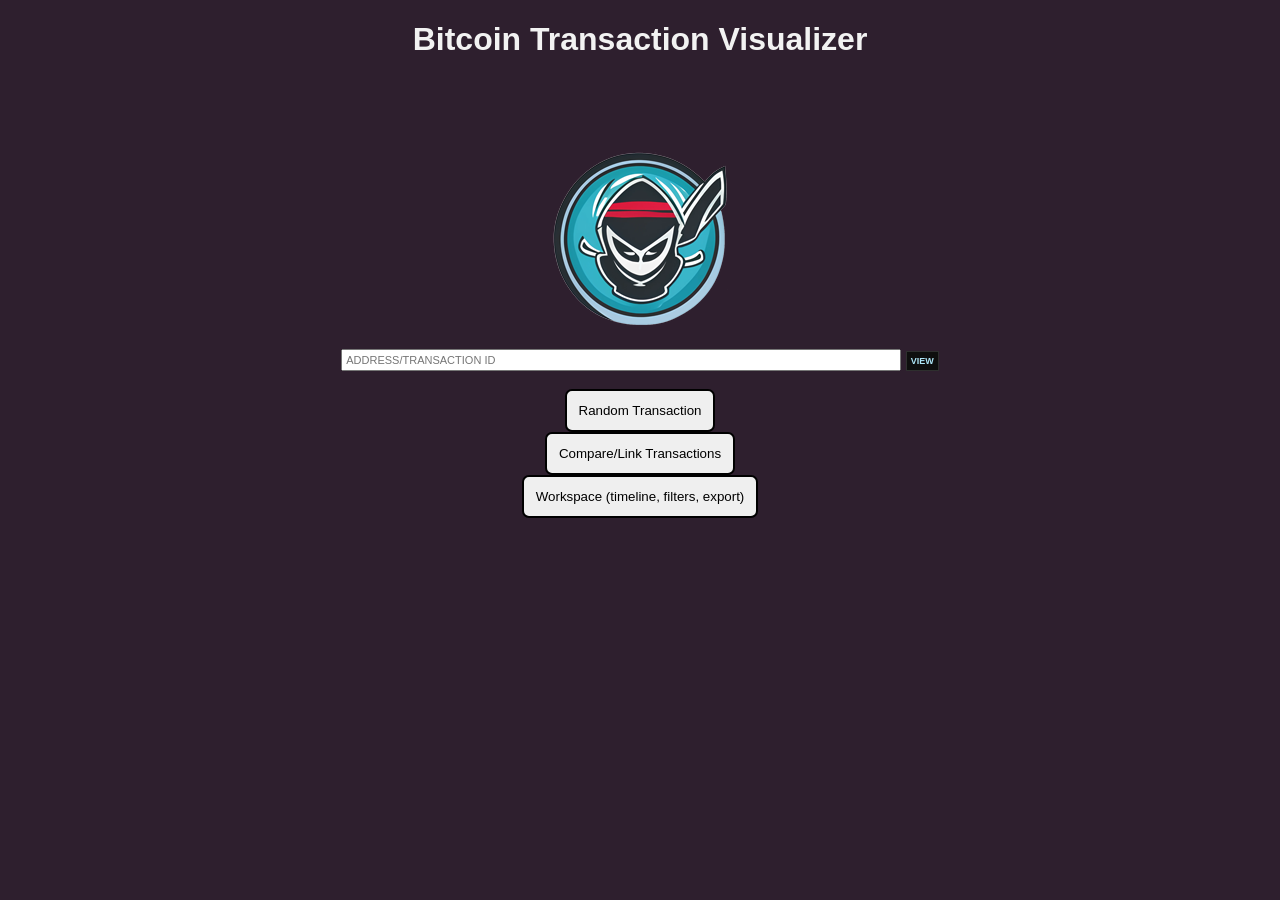
<file: index.html>
<!DOCTYPE html>
<html>
  <head>
<title>Orion.Ninja</title>
<style>
html,body{
  font-family: "Calibri", "Arial", "sans-serif";
  background-color: #2e1f2e;
  margin: 0px;
  padding: 0px;
  color: #f2f2f2;
}
</style>
</head>
<body>
<center>
<h1>Bitcoin Transaction Visualizer</h1>
<br><br><br><br>
<img src="public/logo.png"><br><br>
<input type="text" id="txQuery" placeholder="ADDRESS/TRANSACTION ID" style="padding: 3px; font-size: 11px; width: 550px;"> <button onclick="explore();" style="padding: 4px; font-weight: bold; font-size: 9px; background-color: #0e0f0e; color: #AEE7F8; border: 1px solid #2e2f2e; cursor: pointer;">VIEW</button><br><br>
<a href="orion/public/orion.html">
<button style="padding: 12px; border: 2px solid #000; border-radius: 7px;">Random Transaction</button></a>
<br>
<a href="orion/public/link.html">
<button style="padding: 12px; border: 2px solid #000; border-radius: 7px;">Compare/Link Transactions</button></a>
<br>
<a href="public/workspace.html">
<button style="padding: 12px; border: 2px solid #000; border-radius: 7px;">Workspace (timeline, filters, export)</button></a>
</center>
<script>
function explore(){
	var txInput = document.getElementById("txQuery").value;
	
	if(txInput.length==64){
		//txid
		var url = "public/orion.html?q="+txInput;
	} else {
		//address
		var url = "public/address.html?q="+txInput;
	}
	
	window.location.replace(url);
}
</script>
</body>
</html>
</file>
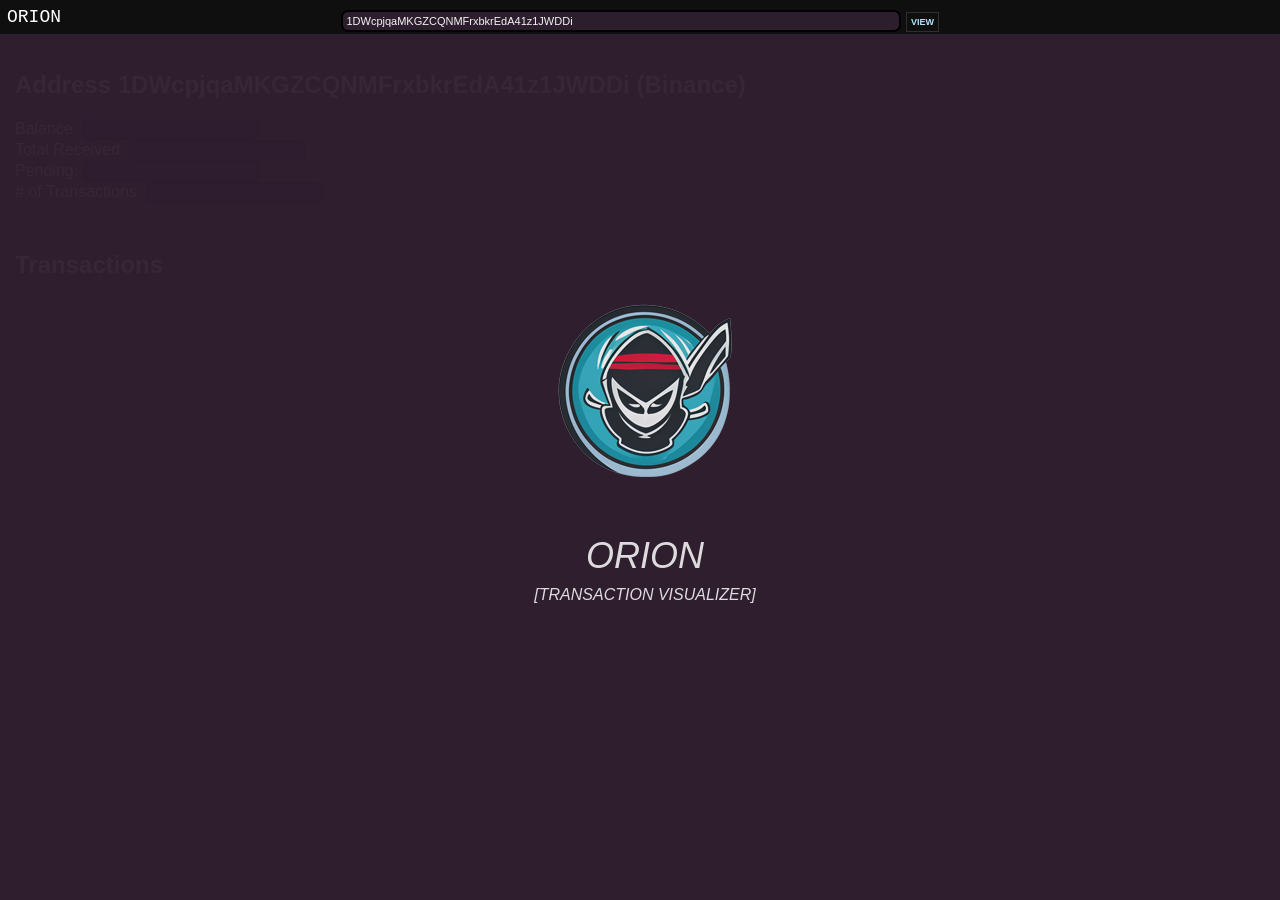
<file: public/address.html>
<!DOCTYPE html>
<html>
<head>
<title>ORION TX VISUALIZER</title>

<script src="lib/jquery-2.1.1.min.js"></script>
<script src="lib/qrcode.js"></script>
<style>
    html,body{
        font-family: "Calibri", "Arial", "sans-serif";
		background-color: #2e1f2e;
		margin: 0px;
		padding: 0px;
		height: 100%;
    }
	div{
		padding: 5px;
	}
	input{
		background-color: #2d1e2d;
		color: #f3f3f3;
		border: 2px solid #000;
		border-radius: 7px;
	}
    h4{
        margin: -5px;
    }
    #searchOutput{
        position: absolute;
        right: 4px;
        top:50px;
        text-align: right;
		z-index: 10;
    }
    #splash{
		width: 100%;
		height: 1000px;
		background-color: #2e1f2e;
		color: #f2f2f2;
		font-size: 36px;
		display: block;
		position: fixed;
		top: 0px;
	}
	#container{
		display: none;
	}
	#txbar{
		display: inline-block;
		position: absolute; 
		top: 5px;
		left: 26%;
	}
	#navbanner{
		position: fixed;
		top: 0px;
		display: block;
		width: 100%;
		padding: 7px;
		background-color: #0e0f0e;
		color: #fff;
	}
	.inum{
		width: 40px;
		display: inline-block;
		margin: 0px;
		border: 1px solid #000;
	}
	.iacct{
		width: 1100px;
		display: inline-block;
		margin: 0px;
		border: 1px solid #000;
	}
	.ivalue{
		width: 220px;
		display: inline-block;
		margin: 0px;
		border: 1px solid #000;
	}
	#addr-container{
		padding: 10px;
		color: #e3e3e3;
	}
	#addr-container a{
		color: #d2d2e3;
	}
	#addr-container a:visited{
		color: #d2d2e3;
	}
	#qrfloat{
		display: none;
		position: fixed;
		right: 10px;
		top: 90px;
	}
	#assochrd{
		display: none;
	}
  </style>
</head>

<body>
<div id="splash"><center><br><br><br><br><br><br><br><div class="alien-wrapper position-relative">
            <img src="logo.png"/>
            
        </div><br><em>ORION</em><br><span style="position:relative; top: -10px; font-size:16px;"><em>[TRANSACTION VISUALIZER]</em></span></center></div>
<div id="container"> 
<div id="addr-container">
<br><br>
<h2>Address <span id="addrHdr" onmouseover="return showQR(this);" onmouseleave="return hideQR();"></span><span id="addrLbl"></span></h2>
Balance:  <input type="text" id="balance"><br>
Total Received:  <input type="text" id="totreceived"><br>
Pending:  <input type="text" id="pending"><br>
# of Transactions:  <input type="text" id="txsnum"><br><br>
<span id="assochrd">Associations:</span>
<div id="assocs"></div>
<h2>Transactions</h2>
<div id="txsContainer">

</div>

<input type="hidden" id="priceholder">
<div id="qrfloat"></div>
</div>  
</div>

<div id="searchOutput"></div>
<div id="navbanner"><span style="color: #fff; font-family: 'Courier New', 'Times New Roman', serif; font-size: 18px; cursor: pointer;" onclick="window.location.replace('../../');">ORION</span><div id="txbar"><input type="text" id="txQuery" placeholder="TRANSACTION ID" style="padding: 3px; font-size: 11px; width: 550px;"> <button onclick="explore();" style="padding: 4px; font-weight: bold; font-size: 9px; background-color: #0e0f0e; color: #AEE7F8; border: 1px solid #2e2f2e; cursor: pointer;">VIEW</button></div></div>

<script>
function explore(){
	var txInput = $("#txQuery").val();
	
	if(txInput.length==64){
		//txid
		var url = "../public/orion.html?q="+txInput;
	} else {
		//address
		var url = "../public/address.html?q="+txInput;
	}
	
	window.location.replace(url);
}

window.onload = function(){

	knownAddresses = [
		{"address":"bc1qm34lsc65zpw79lxes69zkqmk6ee3ewf0j77s3h","label":"Binance Hot Wallet"},
		{"address":"325gSHHe7UGvzEc9kGx43VqPboXUVwa26i","label":"FTX Hot Wallet"},
		{"address":"bc1q9d4ywgfnd8h43da5tpcxcn6ajv590cg6d3tg6axemvljvt2k76zs50tv4q","label":"Luna Foundation Guard"},
		{"address":"18saWjMCchDTGWunefuDJSWNdz4p6KtfBL","label":"Coinbase Cold Wallet"},
		{"address":"13nwifHUz5ZfHuQhk5ETJ4BhmqbuQdvTFp","label":"Coinbase Cold Wallet"},
		{"address":"1PL2cmmMLmGGDtqaSZJY8DR1iKJaziEPJv","label":"Coinbase Cold Wallet"},
		{"address":"1Dt4Q2ofKUtHwvjN45tAUfikNBfJrDERcZ","label":"Coinbase Cold Wallet"},
		{"address":"3CP62cZgAgx4yAHnxNFCqT17LJERhVwz4C","label":"CashApp Hot Wallet"},
		{"address":"1Kr6QSydW9bFQG1mXiPNNu6WpJGmUa9i1g","label":"Bitfinex Hot Wallet"},
		{"address":"37biYvTEcBVMoR1NGkPTGvHUuLTrzcLpiv","label":"Bitvavo Hot Wallet"},
		{"address":"38MfJkxPkpwsZxkyfESwjdaKBdXrV8DpWr","label":"Coinbase Hot Wallet"},
		{"address":"38XnPvu9PmonFU9WouPXUjYbW91wa5MerL","label":"Coinbene Hot Wallet"},
		{"address":"1BKN5obhkdoequshHnn96zZvFi3wCEdfiC","label":"Houbi Hot Wallet"},
		{"address":"1VERF5rDyVoS4mPCbK68vSGpVo95cAXRm","label":"Gemini Hot Wallet"},
		{"address":"143gLvWYUojXaWZRrxquRKpVNTkhmr415B","label":"Houbi Hot Wallet"},
		{"address":"bc1qprdf80adfz7aekh5nejjfrp3jksc8r929svpxk","label":"Robinhood Hot Wallet"},
		{"address":"175W8Shwohvct5FqexygeAfZ5fQw6YfjBb","label":"Binance CJ Wallet"},
		{"address":"16D3ccg8dGhfMiyzqAfgBPcTWtU5kQ84ym","label":"Binance CJ Wallet"},
		{"address":"1NgzvomjEyj2qk1F4p9yVt5CxKhaLLd4V9","label":"Bybit"},
		{"address":"1GrwDkr33gT6LuumniYjKEGjTLhsL5kmqC","label":"Bybit Hot Wallet"},
		{"address":"1QFsAZb9puEnhxVB83evJAh6sw1x87LeW1","label":"Uphold"},
		{"address":"198aH8WvanRkbQvB4HQuz68Mq3gyACcDQx","label":"Uphold"},
		{"address":"bc1quhruqrghgcca950rvhtrg7cpd7u8k6svpzgzmrjy8xyukacl5lkq0r8l2d","label":"OKX"},
		{"address":"bc1q7cyrfmck2ffu2ud3rn5l5a8yv6f0chkp0zpemf","label":"Crypto.com"},
		{"address":"bc1qwqdg6squsna38e46795at95yu9atm8azzmyvckulcc7kytlcckxswvvzej","label":"BitFlyer"},
		{"address":"3JSdUu1ivm3rqMvuCTAdAj6Dc2hdVhHiEe","label":"TotalCoin Exchange"},
		{"address":"1GQdrgqAbkeEPUef1UpiTc4X1mUHMcyuGW","label":"Binance"},
		{"address":"bc1q0qlagnl53xz6g7fl8tapwa0zt9u2nztx0tpyp3","label":"Kraken"},
		{"address":"3E2adcep2NRRpriLnWn1AvW3AHKqBx2mMr","label":"Kraken"},
		{"address":"3KTQYXvjteNoMECi62JYuqXobYQpcHjoVs","label":"Kraken"},
		{"address":"bc1q8yja3gw33ngd8aunmfr4hj820adc9nlsv0syvz","label":"Kucoin"},
		{"address":"1HiXa8YkzaSnxAHN9YBjHDrVWrDhaFGtB1","label":"ViaBTC"},
		{"address":"31rfNmts4ucjRy9CXH343rCY8J3WSfDQ73","label":"BitMex Hot Wallet"},
		{"address":"3QiETomgUhPu573ZvhXbdofq7y5ocNS1ie","label":"BitMex Hot Wallet"},
		{"address":"3JjPf13Rd8g6WAyvg8yiPnrsdjJt1NP4FC","label":"BitMex Hot Wallet"},
		{"address":"1EEqRvnS7XqMoXDcaGL7bLS3hzZi1qUZm1","label":"HitBTC Hot Wallet"},
		{"address":"13oX1mA6zggC5Y5LPVf9YDeykNa4sar7wZ","label":"Binance Hot Wallet"},
		{"address":"1MdEuAh1ii5GCfX2unT76CmREfPFB6cca4","label":"Binance"},
		{"address":"3F73gRxog7wLmsmhXUBnFKbQa1TtSGqaYG","label":"Binance"},
		{"address":"3HVLXgm11E4dAbjR3cDYMqDpMdjqtPiqDE","label":"Binance"},
		{"address":"3BSGX8yTdD7v7PTzYFDWRAEAgHLVVUffRZ","label":"Binance"},
		{"address":"37JnwcTrBuLhytSYTscFUB4UnCEMPbvfXX","label":"Binance"},
		{"address":"bc1qqfpqqy6h4xgmy4ucrugpah4q2x6qpwu9yrn5qu","label":"Binance"},
		{"address":"1F3Ui6SEo4i6qDGK79p9n22J4idUcom7JG","label":"ByBit"},
		{"address":"1JZAzU9bknNPoSL6PXUZfs2o367FcTEgoC","label":"Huobi"},
		{"address":"1EwyRYQrYbYGTVVHLQX44vrzagbHHMGYkn","label":"Huobi"},
		{"address":"bc1qlqy2py5fryr64m7f6djv0sf8d5j7pchf70vzap","label":"Huobi"},
		{"address":"bc1qng0keqn7cq6p8qdt4rjnzdxrygnzq7nd0pju8q","label":"Huobi"},
		{"address":"16Uz37Q6TfvK2UFTgamn3dyRjnP2Wtf4p2","label":"Cumberland Mining"},
		{"address":"bc1q8s3h3vw5xufdas890q29lpuca56r0ezqar0mvs","label":"Cumberland Mining"},
		{"address":"3PQstJuScWBgP1QAaxbCTpuzrYkG73dZi4","label":"BitFlyer"},
		{"address":"3JcWcMPtxGaCuhKeucTMe1V865t7UhrNnT","label":"OKX"},
		{"address":"3NeGJChsjbEn3j7PXXHXyXfqQKmyFyyxup","label":"Kucoin"},
		{"address":"bc1qw8wrek2m7nlqldll66ajnwr9mh64syvkt67zlu","label":"Kraken"},
		{"address":"16GnRigCNf6eEJJ8F1sT8ttzpS5RdS1gSS","label":"Binance"},
		{"address":"1EKYhyU4hK7vt76J71Vow6QjX7R5gn4Rk8","label":"Binance"},
		{"address":"1KE2ahPUPTCGyKSs2GUucoU8E4yoriKYsB","label":"Binance"},
		{"address":"12bjYoRBE8MNsGjYBg6SfqvPtZSE85h9XK","label":"Binance"},
		{"address":"bc1qspp5aahnp20mfvk4w3e774f5sgqzsqvcnd9k8f","label":"Binance"},
		{"address":"14VKrFTjDTAUcGb6fz58tbPdCLS7uiTsxm","label":"Uphold"},
		{"address":"16EFGkAsqgH8nbU8TJKNV8gSNSrgBSe5Nw","label":"Uphold"},
		{"address":"3JodN7GmkHdPgKj9G7HCkn9NDLhrcWCjVN","label":"Coinspaid"},
		{"address":"1Ez2PGrQgkrGnCiJyWSQ56GdsYRWcEqegr","label":"ByBit"},
		{"address":"1HckjUpRGcrrRAtFaaCAUaGjsPx9oYmLaZ","label":"Huobi"},
		{"address":"1Gn55YUDJaWC2boJNx688u2v9iS9a8umL","label":"Binance"},
		{"address":"34HVDP9RFA9MpopGQ4TutLLVMFhhJFM9AX","label":"OKX"},
		{"address":"18DowXoMUQT5EU8zPTDTrq4hrwmi8ddCcc","label":"SwissBorg"},
		{"address":"bc1qc8ee9860cdnkyej0ag5hf49pcx7uvz89lkwpr9","label":"SwissBorg"},
		{"address":"bc1q8pmuc2v0cku2ty0rfxp2jyvrhv6lpsjzq9y6s8","label":"HitBTC"},
		{"address":"bc1q0zgt8lfgc5p8gz4rg76jkugj0duqtlfdps8zfv","label":"HitBTC"},
		{"address":"3JjPf13Rd8g6WAyvg8yiPnrsdjJt1NP4FC","label":"HitBTC"},
		{"address":"1DcKsGnjpD38bfj6RMxz945YwohZUTVLby","label":"HitBTC"},
		{"address":"bc1qwndtqm586uvs6m6penacgva4en33l9qqwrhdyj","label":"HitBTC"},
		{"address":"bc1qyy30guv6m5ez7ntj0ayr08u23w3k5s8vg3elmxdzlh8a3xskupyqn2lp5w","label":"BitFlyer"},
		{"address":"bc1qzjeg3h996kw24zrg69nge97fw8jc4v7v7yznftzk06j3429t52vse9tkp9","label":"BitFlyer"},
		{"address":"bc1qdl753ur9ucwa3cgfrud2nqvu7k69dykk3cwwx6g64a5szn3xw92sp8mc7a","label":"BitFlyer"},
		{"address":"bc1qns9f7yfx3ry9lj6yz7c9er0vwa0ye2eklpzqfw","label":"Fixed Float Exchange"},
		{"address":"bc1quq29mutxkgxmjfdr7ayj3zd9ad0ld5mrhh89l2","label":"Gemini Exchange"},
		{"address":"17QyR2ixNj1AgpD5ZuXubvSJ3gPPQVcsvp","label":"Binance"},
		{"address":"3MCMZjWAMdGqAhi1iF1oyiiE2jY5yBAYzV","label":"Kraken Exchange"},
		{"address":"3G519GSgpvBWkmssSv8DLm4gpZbQL6w482","label":"Crypto.com Exchange"},
		{"address":"15LeGqJMnZCTzLt82qZrvgv6TnQfrWoXqb","label":"Coincheck"},
		{"address":"3LuWimm9YW1qGqVE2GavGdBZ4VT59jdZzi","label":"Kraken"},
		{"address":"18sbD6SYrMYEVMSFsiMYMjuKRFBc8DoHPj","label":"Binance"},
		{"address":"3KuR8ebGjUjPd1KAYSjQ83vyWC8A6L3HKM","label":"Coinbase"},
		{"address":"3FLeScoroBKwsJxRpxNQ9DJyXkkR4AGgKj","label":"Kucoin"},
		{"address":"3FucgBReCnaJ7pnhDSYrvsqttZMQhUnqtj","label":"Bitfinex"},
		{"address":"3AVDWH1TYcrppdme6h2sGT8RGucNt3wivd","label":"BitFlyer"},
		{"address":"3JYYfHN9moSqfS6s52b2Bd25ZGhhoXji9F","label":"Bitfinex"},
		{"address":"1GPRueEBA6x3VkGse6F2Z9Sq3ZzvHvFUWL","label":"Gemini"},
		{"address":"1DijvTLrq7sH5VCHHopGRX3LDx5d7u1v2p","label":"Bybit"},
		{"address":"18XWQM4cUj81iJdMCpcZQgLkXzrgSAcwY3","label":"Huobi"},
		{"address":"3EaWcuNXQrW2JTGy5Cotm4pftovW8UfR2o","label":"Binance"},
		{"address":"bc1qnsupj8eqya02nm8v6tmk93zslu2e2z8chlmcej","label":"Coincheck"},
		{"address":"bc1qsw55gkezdyssgy6jg5fuxd6upmrc5r59llefly","label":"Coincheck"},
		{"address":"3LCGsSmfr24demGvriN4e3ft8wEcDuHFqh","label":"Coincheck Multisig"},
		{"address":"1H1YS6GyCPyA5Q6rmx58UzmeeDd3wXuFpN","label":"Poloniex"},
		{"address":"11FfmCYyg34pq9CMQHtcKXfZ7TAMLqfbw","label":"Huobi"},
		{"address":"1P7iuRDG9d9TQN4kDL3PTQnyEcMbiULqao","label":"Huobi"},
		{"address":"3DtBvZJQfMg1YAZi3mBs9xEjW2Racqn13k","label":"OKX"},
		{"address":"1L15W6b9vkxV81xW5HDtmMBycrdiettHEL","label":"Huobi"},
		{"address":"171UsY7qXj5W5BCFE28oZMB8xZx7TMjzeH","label":"Binance"},
		{"address":"3QKCocNhzAgtgFLsD5qUZcG6e4TkfRf421","label":"Coinbase"},
		{"address":"35D2tNKFmqiVrvXan6tdxgatZoCBimASmZ","label":"OKX"},
		{"address":"3CRX6fqyVhvu8NK92bphzHEdbzrVLTzj7W","label":"OKX"},
		{"address":"bc1qvx4ara9g7jfcucz7s3k43wk6hma363l0e54vdd","label":"Coincheck"},
		{"address":"18wqJJ9BFpeUf6pt1m81fac4e7brQRPfqL","label":"Bitstamp"},
		{"address":"1Bu9axpcouiraWVAnyYEGmxqZ3TZHf4rsd","label":"Binance"},
		{"address":"1E3FH5wQpFXWjYqV76ejM1L1dmL97aUGtq","label":"ByBit"},
		{"address":"35quUe8cBko5SeMjE3nGvEPKphHy8Xge8d","label":"OKX Multisig"},
		{"address":"bc1pd4tq6cd4xma8x8mpkjcejygd9ls4uhcjvkvpm06lrtsjwgj7deyszmpt56","label":"OKX Taproot"},
		{"address":"bc1pjrw57t2dj778rlyk9520mjw9rxhss7xekmvt7h7pte89vg3pjpms2ckmz5","label":"OKX Taproot"},
		{"address":"bc1qj2me4u9zeuzw7965c7y8wgff92z2u9xz88asqq","label":"Gemini"},
		{"address":"bc1qwfgdjyy95aay2686fn74h6a4nu9eev6np7q4fn204dkj3274frlqrskvx0","label":"Luno"},
		{"address":"13XCju3nCLHbSvpMjSadDSsW82MWJTSJT5", "label":"Gemini Hot Wallet"},
	    {"address":"1CAhFPhKkTLWLinCcXNDHNjPDwikwatktx", "label":"Coinbase"},
	    {"address":"1JwynZ5ZMsCq8UxruoeYdCkFPUG772bwvA", "label":"Coinbase"},
	    {"address":"bc1qngh6x2r72mp4nh88l083au728z7me0plytwfj7", "label":"Bitbank"},
	    {"address":"1NDyJtNTjmwk5xPNhjgAMu4HDHigtobu1s", "label":"Binance"},
	    {"address":"14bS232tBNqRHi444uQpbnWE8WF8wgtGHA", "label":"Coinbase"},
	    {"address":"18CKYsmUkdP6Pm3qnrArDWt94695MvFjeh", "label":"Binance"},
	    {"address":"1EwyRYQrYbYGTVVHLQX44vrzagbHHMGYkn", "label":"Binance"},
	    {"address":"32HNmA5CvMCKPQAg9WnEGbAUmKwBF9RzVs", "label":"Coinbase"},
	    {"address":"1EJ3BsTUHN2coEtfJkSGwqQHyugJShgRDa", "label":"Binance"},
	    {"address":"169n7nU8HQZ8bNUkGNSjJyXgyykrBMBjuv", "label":"Sygnia"},
	    {"address":"151iV2t5K6Ma4JyeLNCw8AGMcMfVvLHLUK", "label":"Sygnia"},
	    {"address":"13hiXiiiPAsRzSXMoaYEzafWJ9Abaj1qCa", "label":"Sygnia"},
	    {"address":"3MpQGdJ2pvqVKnBK2ST5kdBtDH59cjCcrN", "label":"Binance"},
	    {"address":"1EW4y4HcgFXMfjef1oD6TBJQK5pPWa8TWu", "label":"Binance"},
	    {"address":"19ojPYbMQ4fEtmChTx4fjE6KRyM7y9L9kW", "label":"Binance"},
	    {"address":"3QL9aGbBa44pWFqXapMd7Mec8q9PNRRkcG", "label":"Binance"},
	    {"address":"3J6z2vvLwDjfhDVVBFpfeFqv5gyx6NA5HQ", "label":"Bitfinex"},
	    {"address":"1MjYGUuaQgfgAh5pFb5eJZ1R5eWUtw8ywQ", "label":"Binance"},
	    {"address":"1Cj2ZZrJ7egjG3pwG5KWsJipMw2MJAkUEZ", "label":"Binance"},
	    {"address":"1EuAZngYbYe3cYEHb1B6PNNYma4HPQeVCN", "label":"Binance"},
	    {"address":"12XY5VoqbggTFywXSK8kkthpeVkAaPvr3Y", "label":"coinspot.com.au"},
	    {"address":"1KJ1cfqJpVg7Ns1cnyn9qFxCHy1FA42k9y", "label":"Binance"},
	    {"address":"1ESHVJB4jdrVcmtBsS4HYVD5daidabCtDS", "label":"Binance"},
	    {"address":"1K22gEa9kqaCxTSDHQjkrf9Mvd6EB7Ff2A", "label":"Binance"},
	    {"address":"bc1qpnk0shp4jetalmamxcy6vvmrvhhamswmhprlcx", "label":"Bitbank"},
	    {"address":"bc1qm9dpm35mmfy2gnuvlx3zaew8psc9frr8vu7eyl", "label":"Bitbank"},
	    {"address":"18ViDpqDDi3eh4HJpFgrPWeJQvctwqFZmL", "label":"Binance"},
	    {"address":"19jsBwcHuwfrPkoTepdosUsxXBnubYwLAE", "label":"Binance"},
	    {"address":"1bASr2AiWdiWxzDQg3vHWRqwgovHECkGq", "label":"Binance"},
	    {"address":"1KDM3vtx1X5aJLZQi7j6qjC6qxu4PrShnw", "label":"Binance"},
	    {"address":"16AhJPQwo5NgpcHbyQA2f7BqWVjePN6nAq", "label":"Binance"},
	    {"address":"3N57VArMayasfgbQYJZwgGfFVeG4ExfcgX", "label":"Binance"},
	    {"address":"12cgpFdJViXbwHbhrA3TuW1EGnL25Zqc3P", "label":"Poloniex"},
	    {"address":"bc1qgnerwnztlz7ne4seq0rdencmavl8xnm9ruuacf", "label":"Bitbank"},
	    {"address":"bc1qrt4lhky8y4vc3a8qh9tkml8dhlr66unscslpjf", "label":"Bitbank"},
	    {"address":"bc1q8h67dytup75uurg9jpj32mtudrauraf2fd7lnp", "label":"Bitbank"},
	    {"address":"1Ch94XiYBkGDC86umdtnqUwnWexywVNytr", "label":"Coinbase"},
	    {"address":"1LZTNvdnxQqnAZGHFi9iySdaoHeqKaMaBX", "label":"Binance"},
	    {"address":"bc1qts0fcvm5wpcxp8kjvy9rwnh2s4lyylngnnn3sj", "label":"Bitbank"},
	    {"address":"3HAmBUqKTgxS6VuECrkFCAGtUSSyLa6uqr", "label":"Coinbase"},
	    {"address":"bc1qcnsqpxzvp950anplv5uklz7rh83mkun64red4n", "label":"Coinbase"},
	    {"address":"bc1qapfu6545cd6flv3hsxhkn0pkku8ac3kf4qtp3d", "label":"Coinbase"},
	    {"address":"1HhGruo7nrMgnwkqWsgt1VePC8rji3aC5", "label":"Binance"},
	    {"address":"bc1qxv9vek0xts9ktv0l06a6stsx404cps9n4dsew8", "label":"Bitbank"},
	    {"address":"bc1qdl753ur9ucwa3cgfrud2nqvu7k69dykk3cwwx6g64a5szn3xw92sp8mc7a", "label":"Bitflyer"},
	    {"address":"1BmMu1wgWcU2MpxeEKGnW9Tmo1cXxQrXsc", "label":"Binance"},
	    {"address":"1G1jEHMCJi9Vw48qfFfsxcmnZAZwMV7SGi", "label":"Huobi"},
	    {"address":"bc1qj4anmqm2qm9y39yn2lsyj287g8kqev7e54rnwc", "label":"Binance"},
	    {"address":"3AHyLgAtNzxTcgR1YAZ253oMNNgTRqAJXc", "label":"Coinbase"},
	    {"address":"1GQdrgqAbkeEPUef1UpiTc4X1mUHMcyuGW", "label":"coinspot.com.au"},
	    {"address":"16CJPe1egLxKZkXHPUvNxvVpGvL2anypEV", "label":"Coinbase"},
	    {"address":"1FzWLkAahHooV3kzTgyx6qsswXJ6sCXkSR", "label":"Coinbase"},
	    {"address":"1K7kQPkCTEofJmqxqvfxMpB8Ng249PRMJD", "label":"Binance"},
	    {"address":"1MRrzNrhkAw8mPgzyKCYN8vRLv97oVMSJp", "label":"Binance"},
	    {"address":"196DSQVniU6uoWRhRXuTVSbkhS5zsg9rJ1", "label":"Binance"},
	    {"address":"39XpoaixBAbUZzaq7g73tmvogBw6rGv8JP", "label":"Binance"},
	    {"address":"bc1qm9vv9nuwfevdyrdqve7kd3nlkfrxp9zpvr4r2u", "label":"Coinbase"},
	    {"address":"1ABN1jMhCEwN8bWKsrcSHGLLEnfWdLHw51", "label":"Binance"},
	    {"address":"13kijMPug9E9YVRSVXZutH7h9m8rNgbxmY", "label":"Coinbase"},
	    {"address":"bc1qwzyqzpxjnxygpmhymrwsun2z0z0tmuqj9agfnj", "label":"Bitstamp"},
	    {"address":"19grfJLAnBDAMhGWkeHuqPcd4DwvGLt9W6", "label":"Bitstamp"},
	    {"address":"bc1qstpzhd7ydxd8qx007yyazgahww3zju6s7y4ere", "label":"Bitbank"},
	    {"address":"1dcqA147kuA963sBahjMpnopYbBCak3G1", "label":"Sygnia"},
	    {"address":"1NgeFPHVPDmjws9G3P23h6A8r2cviveLjc", "label":"Sygnia"},
	    {"address":"18v4ZAk1s9eH63EP8ZLhAW1V8cDs9bird8", "label":"Sygnia"},
	    {"address":"1CHVToCiqeyvq8oLnGzWmZxiBfoEfV4xjA", "label":"Binance"},
	    {"address":"1Pq4szSxhzFP8eYLvez5TsMDpDu3yK8YvS", "label":"Binance"},
	    {"address":"1EEqRvnS7XqMoXDcaGL7bLS3hzZi1qUZm1", "label":"hitbtc"},
	    {"address":"35UNmoRCafgXSpNL7y5U19GK67sbquPysA", "label":"Xapo"},
	    {"address":"bc1qx56mw6nez7v7qf9cvwem6qqhe4rde44utcx8qr", "label":"Bitbank"},
	    {"address":"bc1qx65xcxz6dfsge2g4eaerercslh83y66wrpm79r", "label":"Kucoin"},
	    {"address":"14ditsbMJJaXdGLkcBX5xMc9RNR7sB9frK", "label":"Binance"},
	    {"address":"1Fq2zEzWqRPWCwHs1RnvUcx8pGYFcjdLtB", "label":"Binance"},
	    {"address":"13537hYBF6NL576mK3GC55gjoE4T9i5ejY", "label":"Sygnia"},
	    {"address":"3MfN7oWJ8VxpnvQCdX8QeSNFGSarEnrEi3", "label":"Coinbase"},
	    {"address":"3QijWCa2pviS1BBW8LyEfG2jj6rdewhYEQ", "label":"Bitstamp"},
	    {"address":"37t28ne1pc9ngDyQSsSH76VvN1w1tjQLmi", "label":"Binance"},
	    {"address":"17vyAF8XpVLnnwDVgvKQTvrXNmntsNk1u1", "label":"Binance"},
	    {"address":"1LadceLsgXfjVTEJ4CR6sp6DKyD47nX4ys", "label":"Binance"},
	    {"address":"bc1qeskrez68qp79kjvmx5zlw32s3y9l4dscsnevsf", "label":"OKEX"},
	    {"address":"388AFANNKigkn3fHJ47hHDPcKJQ262L7WD", "label":"Coinbase"},
	    {"address":"1N52wHoVR79PMDishab2XmRHsbekCdGquK", "label":"Bittrex"},
	    {"address":"1C4mRrnxJcovWxEDQD28UEAYUpAfZbJbwE", "label":"Binance"},
	    {"address":"1PkY27GSZZYhF2AjRXpBVGoDJMzqHnwZsx", "label":"Binance"},
	    {"address":"16cCbDwh2fzowTUEXumYtaac49uXBZL6b8", "label":"Binance"},
	    {"address":"1484AP5VeyTCkAq4xKqYJfgBRtk3k69R8T", "label":"Binance"},
	    {"address":"1Hz3HDBW5xxig7YYkgfhoET3726QQ1zC5B", "label":"Coinbase"},
	    {"address":"1HXjgPcs4RGTAq5hEqvr1on8KsRfrvY7oj", "label":"Binance"},
	    {"address":"37biYvTEcBVMoR1NGkPTGvHUuLTrzcLpiv", "label":"Coinbase"},
	    {"address":"12qA97T8hsDgvVoRCXGZifd9PCraqvd2DW", "label":"Coinbase"},
	    {"address":"355gubKZeMnn9aF3pVP95rzj3uTDxwXyXr", "label":"Xapo"},
	    {"address":"3NSAY3HF6Afd4KyEoYUiQdkJFLfr4E7ubj", "label":"Xapo"},
	    {"address":"345j2JWoSaDTwDAB14quFHjovgmkY8mFRh", "label":"Bitfinex"},
	    {"address":"3LtpFPpQhE4pc9MbaDsVqZNat2GeFUKCix", "label":"Coinbase"},
	    {"address":"bc1qyy30guv6m5ez7ntj0ayr08u23w3k5s8vg3elmxdzlh8a3xskupyqn2lp5w", "label":"Bitflyer"},
	    {"address":"3JU5FrPAEkrm747x1fABGfiFHpi3mi3xwV", "label":"bitcointoyou.com"},
	    {"address":"1CLD2FcX415C6RQ72hatWFKCSXz7EMoXLJ", "label":"Binance"},
	    {"address":"1DrDKXBxU5BbM9SW3vogGMCqtoxDP3JE6P", "label":"Binance"},
	    {"address":"13wLLpT5yWRvguvesbPSqbMyZLE3zerzJj", "label":"Binance"},
	    {"address":"15CHV1sStrWitEvhchBmJbES939m8wtNbC", "label":"Binance"},
	    {"address":"1HCwqXb3fDFGpyrj6wPjgTM78yx7HTvyNQ", "label":"Binance"},
	    {"address":"12o9a7mhYjAKJBi2wddwmmqNrtj8AipJEr", "label":"Binance"},
	    {"address":"1HhjscN3qWCLgpbVLD2DNLhtCQqZmVkcjz", "label":"Binance"},
	    {"address":"1Ahf8iiUq4KmmcSiH8tj1Dodj2NGsYbNhn", "label":"Bitstamp"},
	    {"address":"1BALiyq5wQcPUrHkhWUdxoxLV4bFV7VUcf", "label":"Binance"},
	    {"address":"bc1qa56lzf7d05ttur003zmuzwrgl3x0qau5zm2qzn", "label":"Coinbase"},
	    {"address":"3LRHZZmHrQWtnYag6HjMBWejXEuAEGo9rR", "label":"Bitstamp"},
	    {"address":"1PXodYHkbsx4SnvdEDinbjNR8sjRJJJec4", "label":"Binance"},
	    {"address":"1MYVcPwcJJEXMihEa9Cnx1eBAmps9ycaiJ", "label":"Binance"},
	    {"address":"14EoLRbxZSoLCE9wEZoytubkhpod3QdQru", "label":"Huobi"},
	    {"address":"15Bmy5F1YHbe48e69r7CTzUtpuLUJ2DcTf", "label":"Binance"},
	    {"address":"17A16QmavnUfCW11DAApiJxp7ARnxN5pGX", "label":"Poloniex"},
	    {"address":"1T81VgGqHcKWQCvuLz2Brhy7qE3iLTPLg", "label":"Binance"},
	    {"address":"bc1qvdjq8rd2flvaey2r3n9d5hrrm4p2pulrn242la", "label":"Binance"},
	    {"address":"1Dme7BRfBHi7yFGWCtN5dd9nVD8Xeegvf1", "label":"Coinbase"},
	    {"address":"1Nx6JTSfAubr1WHMHSg3tH9qxxZCeGT2AE", "label":"Binance"},
	    {"address":"1FHF1nP9KWk2srs2Z4B8HbiccWWv3EVPgG", "label":"Binance"},
	    {"address":"1Lsqcv4cg5zUctNi2qwNxMkrv1GeBboSUJ", "label":"Binance"},
	    {"address":"bc1q7cyrfmck2ffu2ud3rn5l5a8yv6f0chkp0zpemf", "label":"cryptocom"},
	    {"address":"13ZdooRL54rNxmV8ehYAXwg3imPB6rBWRk", "label":"Binance"},
	    {"address":"bc1qsw55gkezdyssgy6jg5fuxd6upmrc5r59llefly", "label":"Poloniex"},
	    {"address":"37p3PS1hKqzYhiVswbqN6nxbwyUoTZvf1E", "label":"Coinbase"},
	    {"address":"1NBSAB1xtgN5BUbUJJtoe8ejySzmqwBjHG", "label":"Coinbase"},
	    {"address":"1E8JxpqmPf77FMQvKwky9H6fjLPHM1o9z", "label":"Binance"},
	    {"address":"1A4Xi5VXnr1nd9vSDngRU7H4YJb5ywzTwa", "label":"Binance"},
	    {"address":"1FgcoyS4CDL5EEuevuH4e4eZtobrp2x7zQ", "label":"Bitstamp"},
	    {"address":"1MAoKWqYvzSSCez6dXMUW2awAbKP2dihgL", "label":"Binance"},
	    {"address":"188uh8PdX1dhn4bsnSPqKv7bq3DbGXmaWb", "label":"Coinbase"},
	    {"address":"13JJNe5dQXbydNxjxsLVBgijPa5CaQ7pdU", "label":"Huobi"},
	    {"address":"13E4kKVMhp7QWJm2V4Bxf8KScitfi9UXBG", "label":"Binance"},
	    {"address":"19TNyoWBB2VzXb14YoDFfsoDhu9D74j5RW", "label":"Coinbase"},
	    {"address":"1PAWFoSdJSpi9tkwydp4ZdMJFZ5AdvaWMh", "label":"Binance"},
	    {"address":"1Pq5VN5JiuiZNTBDekssvgNc9U8yym5mtR", "label":"Binance"},
	    {"address":"12rocnZfBCmuwPCdTWTVF5WwGmXQ6xjMeF", "label":"Binance"},
	    {"address":"34Tkif7zjpddTem59LPwzhWRSxgkwXq9n3", "label":"Binance"},
	    {"address":"1EdPKU9CSX51dukrdHYmVwLcGyYomBAEzf", "label":"Binance"},
	    {"address":"37e46yBrFTKD8w5saCgKwzrZRH41qmajuC", "label":"Binance"},
	    {"address":"17BeVFXYk5zuv3bnJrWdX4SiiEGQRV3vBx", "label":"Binance"},
	    {"address":"1GJKqGx79ec2anGhXNXB3vFsKHoRWRaSwa", "label":"Binance"},
	    {"address":"1GCT9ioy8Y673vgNHqDLgn4MGLHxcpAkP7", "label":"Binance"},
	    {"address":"18BAwrTpBW33DsRvZUtvfZhNvQCidHNCwJ", "label":"Binance"},
	    {"address":"1NKc86Ga8PyBfW546sMLjXzkhYamoLuL6j", "label":"Binance"},
	    {"address":"3LaLdAZd68yeW8AGFj746y5Zuke6kQL1Gi", "label":"Coinbase"},
	    {"address":"13u1pzpKWfTHZYhuSsCqek52L9QCQrCfQ8", "label":"Coinbase"},
	    {"address":"bc1qzjeg3h996kw24zrg69nge97fw8jc4v7v7yznftzk06j3429t52vse9tkp9", "label":"Bitflyer"},
	    {"address":"19RdMnYvaBTBM689Twjk46XQh6z1nSK5yf", "label":"Bitfinex"},
	    {"address":"1XYZJsM6cnyuDMVnfFufb8dzVM7cS5rqd", "label":"Bitflyer"},
	    {"address":"1EgRfQtiDKy74mFxJBFxpKiahkvh9FrnRh", "label":"Binance"},
	    {"address":"16qgJ7A8TQLdSve1CYhuoGhSJKF3wemibd", "label":"Sygnia"},
	    {"address":"18vpRm9gLhjhZVdXcEvVgGsop9JWrjDGSG", "label":"Binance"},
	    {"address":"1Si8M66bqMryqt1m7C5RwKAag4DoZbGK8", "label":"Binance"},
	    {"address":"3Mgm6QrbR4etxQh1Nbkt25PV36VUDt8qba", "label":"Coinbase"},
	    {"address":"1BZGtMiwxncH6pSziuxxW6FpcZPRV3CYnK", "label":"Binance"},
	    {"address":"1N271DVf6QZxo8YBD68w8NETJK6z4YKttk", "label":"Binance"},
	    {"address":"15B47rM6DKNZYMNyT37wqWJWyqqFwpUKNo", "label":"Binance"},
	    {"address":"34DQaTkXuzUuAS4NAdPrcwYuhEcamfWrCJ", "label":"Bitflyer"},
	    {"address":"1A8iLp9R8osPQTAGkvQtWokzJ81fbWBZN3", "label":"Binance"},
	    {"address":"16JYMrosoDHgweKE7GsDCJkfb7ww6PNfNd", "label":"Coinbase"},
	    {"address":"124cZFN68c4JtaG6RVfU18Zsz6PMX4jvbu", "label":"Bitstamp"},
	    {"address":"3PfY3dDnLETwhxYCQi34FjnDVYRVPFGvmG", "label":"Bitstamp"},
	    {"address":"1T1fPTNsd7gDtQEAQJnxWA32v9bDsCrWc", "label":"Binance"},
	    {"address":"19yby2rn6o53fZkPsdVFQ8o2T1SH7pf7Lw", "label":"Binance"},
	    {"address":"3BzW25w1Qg4VcYLswaSz3Chpe1WTogZi7t", "label":"Bitstamp"},
	    {"address":"3MR4cnuxVzSizgq5SnyUQvv9fieyNM9YF7", "label":"Binance"},
	    {"address":"3JjPf13Rd8g6WAyvg8yiPnrsdjJt1NP4FC", "label":"hitbtc"},
	    {"address":"3QjvBu9meuGKADuCdTtRqk21Zjvjz8uwdC", "label":"Huobi"},
	    {"address":"14Q5YzH1Z3yg7gDQdKiAQ6727MhVYdaPfA", "label":"Coinbase"},
	    {"address":"bc1qqxf98drymkq5awwtt685l6463tmtumlrvqfxv2", "label":"Binance"},
	    {"address":"3CSrWoFivDVKdP3peNzfqmGuZdVv7dbjNH", "label":"Binance"},
	    {"address":"3FPZTaJ4dS1gybCPXkURu142yBwWXPBVYn", "label":"Coinbase"},
	    {"address":"1A95xde23RKUZYqYdejTioMWQqYY17L6aQ", "label":"Binance"},
	    {"address":"1PnfBQLpQhTymXoZVf4kGMDYACwoPVNxKX", "label":"Binance"},
	    {"address":"1LCtYaczzKPpW5YPqXzXCh7Nsb7DVFesB", "label":"Binance"},
	    {"address":"1APN8yCVQg7TQpa75E88KZez5A7ryAY9zN", "label":"Binance"},
	    {"address":"1MKoy2TUBqbaywU6H5RCsZjLvosw3kjpSN", "label":"Binance"},
	    {"address":"1FggHs2692e8E26ECZMcxncWuY9VCX7HRo", "label":"Binance"},
	    {"address":"3P3iLyueJTeieFwVWi84n7ZU4H72cAF9SF", "label":"Coinbase"},
	    {"address":"1MWAEwA9LP4wLJGKhAYK6BX4jGsnvQsr8G", "label":"Binance"},
	    {"address":"1KKKeMXbiubqpHT1q5epSnMU55PWn4gnLn", "label":"Binance"},
	    {"address":"3L3DLsouHndbZuL2nLhzh9qMbawyf4Z276", "label":"Binance"},
	    {"address":"bc1qwndtqm586uvs6m6penacgva4en33l9qqwrhdyj", "label":"Hitbtc"},
	    {"address":"1GSrf13eGC2Kp6hYHKuRrVuyRLCpkH9StR", "label":"Binance"},
	    {"address":"14Q4nbuo3ehvaHmbfARxcRU2v7t9EmjY1M", "label":"Binance"},
	    {"address":"1PULCo2W2kE7ct4hocu7aJEpLoM9GkyonP", "label":"Binance"},
	    {"address":"1NK2mN71M5CufpmppXDupRTTGnvRgdi3pD", "label":"Coinbase"},
	    {"address":"39qg4yfs1qvVirkPgVcxC5NC4bhdXqzwdd", "label":"Coinbase"},
	    {"address":"bc1q866sv2stppgtywjejsjj3xsfrsm5e2f5zqwsx9z0qcx9k34f0xlqaslnwr", "label":"Bitflyer"},
	    {"address":"18bPZFAPFnthjtSjtqojZr6GjBJSbYw83h", "label":"Binance"},
	    {"address":"13xC4EyzjN4RrZCb2bWWRP3jL8nayY6utF", "label":"Binance"},
	    {"address":"1KKe5FWiK8hhFXi5KKskrjgsWwrJsrFLiL", "label":"Binance"},
	    {"address":"33p8uyAxpBgXyN9UtMqtVzkYPyhqpHtJpH", "label":"renrenbit"},
	    {"address":"14qHHY1zAALDbaGzZr1xLT6HLdUVpAxF6S", "label":"Coinbase"},
	    {"address":"1PBZnTdpFCs4kBbqfAmN5QvncPkn2D1S7z", "label":"Binance"},
	    {"address":"3GZg67X2Gs9j2cY7V6BYyDZEnE8CPsLxnX", "label":"Bitflyer"},
	    {"address":"132MKFcLmcGS2EVvh6DSnQFhphtgNHa1Yh", "label":"Binance"},
	    {"address":"3QbhMYzY6PUE9vXvcSUG48uWcXU3kNnSuo", "label":"Binance"},
	    {"address":"12LYsftAZiujRpcBy6xCrMYktZxpypsKJ5", "label":"Binance"},
	    {"address":"1BgMnTaNe4gGYrNkoDFKvxYSyoXcMAFsXu", "label":"Huobi"},
	    {"address":"1EYbsndtdvhnkPjiAokAxQQXVwy6QAKGcE", "label":"Huobi"},
	    {"address":"bc1qwqdg6squsna38e46795at95yu9atm8azzmyvckulcc7kytlcckxswvvzej", "label":"Bitflyer"},
	    {"address":"3412pMuNcEvSAbVJXmWmWNjDveVEiymFsH", "label":"Binance"},
	    {"address":"3HKSzjhr24kzryaqMBVXCANraUNNsY9X6h", "label":"Coinbase"},
	    {"address":"1Kb4g4eAtW4G96y8LZR5Xg6H9LyjVHPKBo", "label":"Coinbase"},
	    {"address":"19kED1xbTZN9VTtRbMpn6mayFrCxJokNBU", "label":"Binance"},
	    {"address":"1BSdUMYudBwNaQpzktzQA4Sp8LzVc5mwYK", "label":"Binance"},
	    {"address":"1Mh1qEQxFRLbudS4RYUJcgn4BoEH5exVfW", "label":"Binance"},
	    {"address":"16muPEsXDLDbjue3wqJdyi5M42e7SzpfcD", "label":"Binance"},
	    {"address":"bc1q3kgpr9ym5c3hu8wpgwaz6vudsp5wup8vfc6pk0", "label":"Coinbase"},
	    {"address":"1UKgeZYFK9gF5BxdoJyYqCuwRs2P2nixg", "label":"Bitstamp"},
	    {"address":"1EzCcTzpcaDPGnUUCdZjmfpR1utV2SUZsF", "label":"Coinbase"},
	    {"address":"17ZjtLk9wTdSY6oNKtqUa3XM28ZrZyMTEH", "label":"Binance"},
	    {"address":"39vVY8wPkA1DroK5DBbZgciUkGCQiMS14b", "label":"Binance"},
	    {"address":"32npeLDp9kpabsBXCWY3KWUKYkL2enR5Ee", "label":"Bitstamp"},
	    {"address":"3QeZs88n4Ar9sX1eDGki2jycdFinqaNF5y", "label":"Binance"},
	    {"address":"196AmL3HGk19vJWsgjwRV43uiuMF29aPAs", "label":"Binance"},
	    {"address":"35zBvZd46TjSmPx7aUWo58GxNJ52RDoN74", "label":"Xapo"},
	    {"address":"1MfLpVkX8rYPZ6HrBtdSSAkjZpwEdGrafA", "label":"Coinbase"},
	    {"address":"1BMjmWXy7hnYnJwCY1GYUsL9Ya9WdVZyTW", "label":"btc.top"},
	    {"address":"1CKFronhQGuz43Tb6sW2mNWinX3dtAVUfr", "label":"Binance"},
	    {"address":"1HhJzYkMvskqjYCabVgT9uCS93JpgrXiqi", "label":"Coinbase"},
	    {"address":"1GaB1Rx1VXwWBHXAMjNjKzx9eTD11aLRvM", "label":"Binance"},
	    {"address":"16uMgWyeLLohEjNxr2h5PKshG271Q99F4s", "label":"Binance"},
	    {"address":"1MYDkjxQustmxzSA8v7DKku41XkeCe9Wb6", "label":"Binance"},
	    {"address":"149A3kX9xpmtabsx4WYUPCqkKfyPYEgLFn", "label":"Binance"},
	    {"address":"1M2QpWb7xspmtYHgVmGgrewWPBF7SjPCJb", "label":"Binance"},
	    {"address":"36EAqnTD7vREBytbbW1nmDYMp3wgCnQviN", "label":"Bitstamp"},
	    {"address":"37k7EiGe7mmWJqjzXPH6Vo6tzgvMxxvAyU", "label":"Binance"},
	    {"address":"bc1q2xrkwtfn5snn2lnmsynkt8zjzrdczte593d56v", "label":"Binance"},
	    {"address":"1DXsRADnkbUynP7MEAg9n3xSgeCf9Eaaix", "label":"Huobi"},
	    {"address":"19A7uTqCLSnxNMGGbsvMLukAnzTZXKNZ7n", "label":"Binance"},
	    {"address":"1PdGND2KXZprBxoH5fs3yEp8gWzNLToGBB", "label":"Binance"},
	    {"address":"1NcqNWJFfn2mCLzRfgzmRineUFvxo9EQhJ", "label":"Binance"},
	    {"address":"1F5vfxuAsWAbZ8jqXSWkYkPemdYW3TNbCw", "label":"Binance"},
	    {"address":"1FoJ3uMeegvuEm5dGqUWHkqjSDzMTTgXjw", "label":"Binance"},
	    {"address":"3JwqJYBSZTojAiaZGdLGCvZx8QjU4xbNTS", "label":"Bitflyer"},
	    {"address":"1WVjJT2u9BjoV29FAxivZdbHp6vgXoBvB", "label":"Binance"},
	    {"address":"15gBRAe5BgWURJ4ikiCxkQNW323M9VYK8o", "label":"Binance"},
	    {"address":"1KETHHunxHydfWxX8KAMdsUoCLUPmeouXu", "label":"Bitstamp"},
	    {"address":"143HPQnorLzSeKCNwPgA9rSME55NoWcUzB", "label":"Binance"},
	    {"address":"1PMq9h8op2doKqP63QruxsVJEfPwzL7GEd", "label":"Binance"},
	    {"address":"bc1qvx4ara9g7jfcucz7s3k43wk6hma363l0e54vdd", "label":"Bitflyer"},
	    {"address":"3AizxkNPAm7FtyRrY48HxG8LsV5vSM1Hf7", "label":"Coinbase"},
	    {"address":"1MLirf1HAb5vX7oebYsAxWUcdJ61Pv2kCj", "label":"Coinbase"},
	    {"address":"39ZEaLMDxWi5EWx9cQ2W3ixDP8rWHhz8GY", "label":"OKEX"},
	    {"address":"16HFj4AFUhdiGswv5LBD8KHzRWPjdrLzLo", "label":"Binance"},
	    {"address":"1GqMG911EQswHrkkzd1UM9uU39PG7hLFba", "label":"Binance"},
	    {"address":"3Es4SzFgNFa8pUQEhb187yfQ4joCX8SKJL", "label":"Kraken"},
	    {"address":"16w7NznT6V7qSb22ZsadTHgJ7xxJVRGxRj", "label":"Binance"},
	    {"address":"1NjhTx5Uu9aH6A1kjdnvRN96sUtUqAwAxE", "label":"Huobi"},
	    {"address":"bc1qsqwp5h2c85emk2njhk9t78pcnq47rf3armszq2", "label":"Binance"},
	    {"address":"36NQNijsX9HFrcEgYaSKECWqwEqz2is4qu", "label":"Bitflyer"},
	    {"address":"16BDemBrnGozVSs5RarGxfk9a92ATJq7Nx", "label":"Binance"},
	    {"address":"1KAmquEwk2q8s6mJgs5UmbvGc9MWEcCGSz", "label":"Binance"},
	    {"address":"1ApQuWf1r4imE63oLDtu9aFCY3RG3VZiit", "label":"Binance"},
	    {"address":"1MP1otHyKQbZarQRjbezJPDZvtHoJMU1vQ", "label":"Sygnia"},
	    {"address":"1B6rJ6ZKfZmkqMyBGe5KR27oWkEbQdNM7P", "label":"bittrex"},
	    {"address":"1GxyoJ1vGvX74ZW3ipaDshLNKGLJwpdZth", "label":"Huobi"},
	    {"address":"1L5QgNHtcyBFyndhVhY353HyWaXCag4Jx", "label":"Binance"},
	    {"address":"1FeiWyem3Zzd7tdyKrQWTTyBqJ3L516kjv", "label":"Binance"},
	    {"address":"3PtWbfcRgh7Pyx86mw8q9cMgZPqP2b1ud3", "label":"Binance"},
	    {"address":"1M9gW1gdmXfDUEBQoX6R8WrfxxeKjdC3K1", "label":"Binance"},
	    {"address":"bc1q4jchcr7nla277su5lpjzttxp3xg5j8wds5lcwg", "label":"Xapo"},
	    {"address":"1BM8bHE4YN9LePZZ1Z2ygGJV9yUt7pF8QQ", "label":"Binance"},
	    {"address":"1F3Cpgben5uRAMptnPRL9coAbKp9YmWqfb", "label":"Binance"},
	    {"address":"16sssuHsGKVFfzMamXekkokeAqHLB19Leh", "label":"Binance"},
	    {"address":"1AHDqhSc5oWafLhnKHy5nPFChrUPcoJFTw", "label":"Binance"},
	    {"address":"17a8WqUgA34k9qfsqkqGGkdLNborEZc2t7", "label":"Binance"},
	    {"address":"13ZgxVPQL3h4JA3LFqk6ydQiQq4CVe79K7", "label":"Binance"},
	    {"address":"17up7EiuJze4UTggQwQZAvvQG87cGqJ9U9", "label":"Binance"},
	    {"address":"1PdpzMzqEHxZ9Bh3tThmyzLM4XYP3S3pLQ", "label":"Binance"},
	    {"address":"147SwRQdpCfj5p8PnfsXV2SsVVpVcz3aPq", "label":"btc.top"},
	    {"address":"19KHfhPNu5dB271471pfDyVuaqXzecrBd5", "label":"Coinbase"},
	    {"address":"3QHFRrWZcyivKf27R9RzowPcWa5H9RxKH6", "label":"Bitstamp"},
	    {"address":"18zSbvhjLHXuHFzuWGqHdGRCAUBehRqckB", "label":"Binance"},
	    {"address":"16poHBbTAE8EmUhr4kGzgQ7uq32vKFQ9on", "label":"Binance"},
	    {"address":"3BvBKhmuJjFLu2BZguNcn48qs1DuKXk5Fq", "label":"Bitfinex"},
	    {"address":"18XMQykd8pP6F2qqVgQyr7U3eiJBCBGCyz", "label":"Binance"},
	    {"address":"1N5dXKmSMNQmTQgMSVksUmy4keitFLrSob", "label":"Binance"},
	    {"address":"3GwXHuih2KDqVcsi7X9TL2rbHmPE4BSpfp", "label":"Binance"},
	    {"address":"1LKe2xKufPezNPYYkrPbCDBjAxVQs1ot9u", "label":"Coinbase"},
	    {"address":"1GUt1xTQEnAcrhcDBQNeL9e3GdBvJ2Apzj", "label":"Binance"},
	    {"address":"1MuTLhMonMMU2goXZFncbvkvMwB2zPDhum", "label":"Binance"},
	    {"address":"1NCFXpCdMxWV4833dJXPGtqZLv7xQLARWp", "label":"Binance"},
	    {"address":"1NxVTfi7L3NoPZ9yvEZya5P5hkFaqdc94p", "label":"Binance"},
	    {"address":"18LtMM4a8P2AnnjVcx6T9myyxPy6VSc1FM", "label":"Bitfinex"},
	    {"address":"1P42M6iVYbMzPSpfQ9DsHYVGio4QsVZ6rh", "label":"Binance"},
	    {"address":"1CdfKiwTfwt4UqxnFJc45vruywiYpKGy4D", "label":"Binance"},
	    {"address":"1HW9xZCXK9c45sSt7wAVqa9a4zLSQzjALv", "label":"Huobi"},
	    {"address":"1E1bVmyPgtSYczeBmQadr3VF22oNffBgp8", "label":"Coinbase"},
	    {"address":"1BEQRQAtYpSnKzFrcoTgJh59sGC5TsBuZY", "label":"Xapo"},
	    {"address":"1BXtPGwdUuSEfykNM66cdBC3ZPbwwq1Nax", "label":"Binance"},
	    {"address":"17eTknbrvsBASeSiwcnN6AQpKkHYeU8LGp", "label":"Binance"},
	    {"address":"179KLpQM8Mse6MmG5gk6JTSokQohiGGrbh", "label":"Binance"},
	    {"address":"3JaZdj2aQjCaG63bhL29cpm5ySxEthdhWX", "label":"Bitstamp"},
	    {"address":"32MRhoyQb4Fh8EpWaw4rDioArrgMfnqbSx", "label":"Xapo"},
	    {"address":"1LdAcco7EWXebEGMpU1RdKMCeW1Dc6694w", "label":"Binance"},
	    {"address":"31jKj2i8UCQw6HAxAEFidktsCPxZDxWJYc", "label":"Binance"},
	    {"address":"3LL4bhRFh32ZShPceuzJtdF47mxibDTyzb", "label":"Binance"},
	    {"address":"13Dovykz3aKbGB9NjCtg9vV6DSGzgUNLx7", "label":"Binance"},
	    {"address":"1Hd1DNDExdBWr41pBohSDcA1JjAHfEf9aQ", "label":"Binance"},
	    {"address":"1EYUwpHcScA26hmUua7PLXxDFxh44a11Ug", "label":"Binance"},
	    {"address":"3GyeFJmQynJWd8DeACm4cdEnZcckAtrfcN", "label":"Kraken"},
	    {"address":"335umQ4egqMjDo6wSXYwQZYPntZzMveNTJ", "label":"Coinbase"},
	    {"address":"1DcS2Yuq1wJkMGHAB753rA9GTGndi3Ljm", "label":"Binance"},
	    {"address":"1KsjyCSTanEQBMzDiVPx7vbHzhKUuMJf1J", "label":"Binance"},
	    {"address":"1NgPzVmyWQPoBrfDBmNWLQSqb2gb99VTir", "label":"Coinbase"},
	    {"address":"1BtiNsBtu8Rmh3889iWNRo6hUr78NfaGiz", "label":"Binance"},
	    {"address":"1H4xkcaBpDkS6au8amMLuMueQzFcmcZ2nV", "label":"Binance"},
	    {"address":"19mGs2mvZAhTMX5JFAD4aE6aiNviYDsLY1", "label":"Binance"},
	    {"address":"1HF6g1xb58oKLbfTuoti9XQZbd84ZoooVU", "label":"Binance"},
	    {"address":"12czwN1xKcFeA86tVEamTi4B38rDNhaQEc", "label":"Binance"},
	    {"address":"385pxoe3tLJv5QXZRpQRkZLUY2GKBUQgwf", "label":"Binance"},
	    {"address":"1GthWeTNGXbYjv4zQFtDtHzzKh7zccNpQk", "label":"Binance"},
	    {"address":"1PENYetqks3Xh31G4WEyoqSmbbnbK2RxXr", "label":"Binance"},
	    {"address":"1FHQuJhBfhCdNRpEcSJBY9FGYT4VqsUyh6", "label":"Binance"},
	    {"address":"15FC7sT8yqT9zZ21NhsBork29A8UMZQTKt", "label":"Binance"},
	    {"address":"3BMEXMnbEmo6vSn4GgHxSq6rhv54dWqAnk", "label":"Coinbase"},
	    {"address":"3DHRg15tLXhLmUhvjj4xt8W5vkuHXTpaz9", "label":"Coinbase"},
	    {"address":"3D9Gi4JsBaFRfyyDHiC3QM4o3zreV6oD4G", "label":"Xapo"},
	    {"address":"1KiJw6Y3VdmizSMpYwydsj2yxTUjS2RrAx", "label":"Binance"},
	    {"address":"3LuRuV3o2uL8pNY2iEgyCEQEFE7UZnnnyw", "label":"hitbtc"},
	    {"address":"13NAnS9jExrCGPeandJ6VQU2cVDAtz2aDZ", "label":"Binance"},
	    {"address":"16keYfNtr1ap7byyhrwtWiGrMHngBsgUC5", "label":"Binance"},
	    {"address":"37scWZavSGPPzWYJyEgj5JxrviqoTHVsD1", "label":"Binance"},
	    {"address":"1zgmvYi5x1wy3hUh7AjKgpcVgpA8Lj9FA", "label":"Sygnia"},
	    {"address":"3JkSwgHew9QBsFNufrw4qmMW5mAnQJZXeA", "label":"mercadobitcoin.net"},
	    {"address":"139CjrwK3tacLj5743Pq4bt6Yhj2cKZU3r", "label":"Sygnia"},
	    {"address":"1K7fQfFeZMiC1D6bJ7aeC2sWJQeGmTQzZH", "label":"Sygnia"},
	    {"address":"1MjpA8thRbs9mqcNvpzwJjWh7t1baroUXf", "label":"Sygnia"},
	    {"address":"1QZesLy1Dan4SXVU8dnT1GkFhGFvMVi2y", "label":"Binance"},
	    {"address":"116BZK8yqkKS9YQ7SGfKGJ92oZcnymEWq5", "label":"Bitfinex"},
	    {"address":"33eFcw2pG1DRWaepUMgK9rhVRD9K2Up8F2", "label":"Binance"},
	    {"address":"134zXfpxtR2vWAdCaDm4L1csyyLbFddRAd", "label":"Binance"},
	    {"address":"1BejpJzSYnydbvbpar1qwrjjMLuQY1c5DF", "label":"Binance"},
	    {"address":"18S5wWM4MTVK1TCowWDxb2BYuqTNJS8weF", "label":"Binance"},
	    {"address":"3G23cNe1eqKbUxRyRrmbVk5gwxBJrZuXud", "label":"Bitflyer"},
	    {"address":"17uaEfSbJWLszmj1vrpUisMJs65wLTzng6", "label":"Binance"},
	    {"address":"35pgGeez3ou6ofrpjt8T7bvC9t6RrUK4p6", "label":"Coinbase"},
	    {"address":"1N6FNDAv7Skg3n2ky86SN5seVdizQWpw2J", "label":"Binance"},
	    {"address":"183cWx1B2koGpC99Twdk8fUnvAMXiW7vHX", "label":"Binance"},
	    {"address":"14wXrm49HxggbdQ6RGfWY8qghGEWhLA28K", "label":"Huobi"},
	    {"address":"1Jbtf5ZpobsdXifPwfBCDYjD1k3kapVwnP", "label":"Binance"},
	    {"address":"12ucbzm5u44Fqbd4CoE3GZwyEkrEx5JEkX", "label":"Binance"},
	    {"address":"14Eq3bKTHtsNUQhGxjQKXxE37MAYUdoKxN", "label":"Binance"},
	    {"address":"1NCUsFAMMPqWnTdNeG7HZ82emYWcfqm7sY", "label":"Binance"},
	    {"address":"1r9BEuuHMR9MfMf8SPThprWfRTLvkyWEn", "label":"Binance"},
	    {"address":"1CagVwBVBMTYf6MQoBHHafhrwPhQ572gVi", "label":"Poloniex"},
	    {"address":"38K1MvEEBuKahFeL7896Xp1AgLbWFZH3FY", "label":"Binance"},
	    {"address":"17hbJqShVJbwSANUJ4x4pTDJBjgvaHfaAg", "label":"Binance"},
	    {"address":"1DRZUaeHi6cL7RTbwYhXUWT8NNnkRQN1uT", "label":"Binance"},
	    {"address":"3J84s4rRpyG87wSKpAcxBtXFJbLwZ1B483", "label":"Coinbase"},
	    {"address":"3L5QPAkdENh2RA9oKhqg1xS5Hbh7hWukn5", "label":"Bitstamp"},
	    {"address":"1MTNwAHM5c5XYmSKYF2CsmtK1npSBpDtpC", "label":"Binance"},
	    {"address":"1AynRWwpCcVpm6Ye8xJ8mXRAJ3Qpx3yQuw", "label":"OKEX"},
	    {"address":"33jbjD2BRqMXQgM5zFP2uxzJymrUs33WMg", "label":"Bitfinex"},
	    {"address":"1LiuUctnUer76oXVnWtFdossJyFEsyADZ5", "label":"litebit.eu"},
	    {"address":"1NYAd6fA2dc5xowuweFUSDRqRTEzDwk28", "label":"Coinbase"},
	    {"address":"3D1xsYjkitAQR3MmgP5xyvs3vKNSiu7vot", "label":"Bitstamp"},
	    {"address":"1DQ73DBDLvKjWvqd82FVmLNYncCEVA2mkJ", "label":"Poloniex"},
	    {"address":"1N2DFKAvU3pDJz4THg5Z8TZyHvB4ubfAew", "label":"Binance"},
	    {"address":"343Rnv9zfeSEaK8idkYmVFVN4Ks8yzJfsc", "label":"Bitstamp"},
	    {"address":"1ELGJ4xkn78Xn3RG9T34G3j2q2TTqAsvAN", "label":"Binance"},
	    {"address":"149aLo2WZU2tYBXggS2uASFX6vQKhokwRE", "label":"Coinbase"},
	    {"address":"3NcGhGBrRV4ZdGPTbNNYtJ8ef4PgBCggGi", "label":"Bitstamp"},
	    {"address":"1MFVUvYvdkzzzQ65JF5Rv5p1hTUnss3RMe", "label":"Binance"},
	    {"address":"1BT4dtbHUnwN69jfSek1psx8cfQuKwnM8J", "label":"Binance"},
	    {"address":"1HXcR4SHXJseAXhW32PwCm2Ec8UQunpWJm", "label":"Binance"},
	    {"address":"bc1qlyxge35x0ud586lcfvewmnqcxk8xffskalm66w", "label":"Coinbase"},
	    {"address":"34HVDP9RFA9MpopGQ4TutLLVMFhhJFM9AX", "label":"Binance"},
	    {"address":"1GoQyKL8afkj9p4jViJ15D4TQ5mnUSrD1D", "label":"Binance"},
	    {"address":"1M1LQcfvosaKvWTT2reERPoQqkTn9FeEEb", "label":"Coinbase"},
	    {"address":"17MKWFEBmn3qE1n5v17Pd9XGmy1NEMx13q", "label":"Binance"},
	    {"address":"1DaaYDDQhrbkrVdLX22XKXK2jppac8cmzD", "label":"Bitflyer"},
	    {"address":"39FDPPjUxhbPByK4trCKBffakNTU5baZrN", "label":"Bitstamp"},
	    {"address":"1MX6T6GwCyhNFy6gvG2ARdDaXFbNeyKphY", "label":"Coinbase"},
	    {"address":"1KiJkugknjgW6AHXNgVQgNuo3b5DqsVFmk", "label":"Binance"},
	    {"address":"13j7RRAy4gyfzci3Fe1UwioJR8DCUpkNdT", "label":"Coinbase"},
	    {"address":"3JJPKA4y65kW4LJkTLKSCiSFRWiRdSEMkR", "label":"OKEX"},
	    {"address":"1PVZJnNWVbKbukcWDNsWFXkM7o241NX2Ld", "label":"Binance"},
	    {"address":"18igsZTecdwTWw2gBx3EbV5uLCF9vPmQCA", "label":"Binance"},
	    {"address":"1NiJk7DCiUTaKf3PtEPJPWdGcvtLB26688", "label":"Coinbase"},
	    {"address":"1C7vdgmcL3bP2BtxFyRgkAALgVK7hyovNZ", "label":"Binance"},
	    {"address":"33ZUnnxnzNU7Pf6bGTuC6vs8pPTxG3RZmr", "label":"Bitstamp"},
	    {"address":"12b8cQAKhTNqgqAhAN4zCTzh1FRoLy5QhG", "label":"Bitstamp"},
	    {"address":"3FoSAqoVEknEbSyMuzVRVGs1Lqbuci4DQE", "label":"Bitflyer"},
	    {"address":"1Jef4SKjjxW8CE4vc6FcWohCB7YUA771gk", "label":"Bitstamp"},
	    {"address":"12c4ULwyYtikuAfCpbydNtZQE6sBUqdeAi", "label":"Binance"},
	    {"address":"1HpQJikpAKFinDG6y4yNWfTjo1FP43HmwG", "label":"Bitfinex"},
	    {"address":"1Agjp8k4h2Lhy3iwQHJvqinQpVy69YMY5t", "label":"Binance"},
	    {"address":"1NSAR5mUUL3qZP29BfFj5jBPR5yWiiZZWi", "label":"Bitstamp"},
	    {"address":"3CuAXCiLHiMPerPctSLUDj4DpY7S5DPqpt", "label":"Bitstamp"},
	    {"address":"36ygRZEP2J8JGPek9aAXd3ZiQbKxcbj1Lg", "label":"Poloniex"},
	    {"address":"1BG1cD1zRv3zkDyXjRZ8mbV31ZSmyRpkVd", "label":"Bitstamp"},
	    {"address":"1BHbSQJDVoeSdyBdSJfRu7x5SFsLNvxTfw", "label":"Xapo"},
	    {"address":"14PaLYuCZR1Nkky9G9pSgbZpFPikCB6Zyh", "label":"Sygnia"},
	    {"address":"3QqF8zX22Bp8HX6Uys1NmnRGN4S463FPfy", "label":"Binance"},
	    {"address":"38HXrasJovQu7AZUBRTctWzGr2xahQFwmS", "label":"Bitstamp"},
	    {"address":"1DEe45n5hn5uU2PjHYWAbppKUCoBTDUs1k", "label":"Binance"},
	    {"address":"1J1jaKnXQKfbkvb7RgjiQ7RHErvb3KooA1", "label":"Sygnia"},
	    {"address":"1PX5i2BmDubRDMCjz8U8CFcHdgEJimjbHu", "label":"Sygnia"},
	    {"address":"1HTW2tiYmVFVLCLe77yBkh7f2MZfY4rFNE", "label":"Binance"},
	    {"address":"19msUPsm7cHG8pGTavUr2AeZJsoRTNju1P", "label":"OKEX"},
	    {"address":"3PWMYoajc8QhYgNbsZmW5dkv1mPCfUcCej", "label":"Binance"},
	    {"address":"15NHA9G1LGCqzcHFSnCZdoKzmY6quhj56R", "label":"Bitstamp"},
	    {"address":"3KPEeV8XpgpPk1n883tDymyajnTd499y6q", "label":"Bitfinex"},
	    {"address":"17BYMD46UwLpwSCxwBDeV84KyJBHHRMSQV", "label":"Binance"},
	    {"address":"1oTXtKyB3T8tBJTu1nzdskcsGn9fX2drm", "label":"Binance"},
	    {"address":"1NVyVAew78XJ587DjBBu4MkT3tpDyk4meN", "label":"Binance"},
	    {"address":"1BnqVUQFVavBXyhviS9dYL8oDGNgTPgbUc", "label":"Sygnia"},
	    {"address":"1Au6T3MTYMFYgXXfqQrjGKPd27R75Aztfu", "label":"Binance"},
	    {"address":"13sAgarPMUPuNkJdRCNr8FiqZrP7RiYwNA", "label":"Binance"},
	    {"address":"38qgENLLRSTu1L8PDLsLgrfLePkWqfXDHL", "label":"Binance"},
	    {"address":"17grBBUwzehkT2BwE7gtDjavgggeCCH9VQ", "label":"Binance"},
	    {"address":"1L1LiBRPiAyezXLq86UoCCYgQWKz8qFWTM", "label":"Binance"},
	    {"address":"1NwqN7qCjdsPJp3GRZkPR68jZpq8S99FMZ", "label":"Binance"},
	    {"address":"1LpzDEQX2NdDAkiCE5NUhTqiGTR9RrGdP4", "label":"Binance"},
	    {"address":"18VaK9wTAME216Nco267GHE9F841pDdew6", "label":"Huobi"},
	    {"address":"33AbyC72bTW31fhkcWmw32TZGkMEmPjuxJ", "label":"Bitstamp"},
	    {"address":"37ntwVJVeG6q73Lbi7iievkfNB2W2LMFYH", "label":"Bitfinex"},
	    {"address":"16AoFnLcRJbSuHCjJbMfzSjLwy1V442ZhL", "label":"Binance"},
	    {"address":"1Gn55YUDJaWC2boJNx688u2v9iS9a8umL", "label":"OKEX"},
	    {"address":"37pbfHrvLFcvLLsU3ou2XMyF7rTYfxXyNz", "label":"Coinbase"},
	    {"address":"1PUGTMAwZqt5CG2cgGXD2Jf57kUaGzjrpz", "label":"Coinbase"},
	    {"address":"1EnGXjW5WsWPhtLsRuK6Gnp8ghhPZtvRUG", "label":"Binance"},
	    {"address":"bc1qpfsckufdjx9mrwjekumu9gmmgr24wd682nhj2awwg8gg6hmc9husfdp68p", "label":"Bitflyer"},
	    {"address":"38aSzqjnqFdVHfgQfnFp1V6Nk85MUsGsbB", "label":"hitbtc"},
	    {"address":"12q7fivpTDPumpF4FhSSDss2ksfhhEk89r", "label":"Coinbase"},
	    {"address":"1544AjfaBws9rPNMYgeonhv6NVt2WfUDUR", "label":"Binance"},
	    {"address":"112MhqfMgNuwgbpFc7t7T97n1kE38TVMrc", "label":"Bitflyer"},
	    {"address":"13XZienMBYTW7F1gKtfsBv3frqsMfh8mhN", "label":"Coinbase"},
	    {"address":"3LgkQgduzHGS96cu3HSiFUzev6Z8DB2syr", "label":"Bitstamp"},
	    {"address":"1EFtkXoH4pX5mkgw9CKxjYE5nDmYTMMVrh", "label":"Binance"},
	    {"address":"35pSuJXjPDoKuKn9GcTh8d71v1djJjbsDc", "label":"Binance"},
	    {"address":"12BQeiDA4ZdMKzx17HzirfvqBeFd6PnhyR", "label":"Binance"},
	    {"address":"13HYnJeazojQDs1iNvw5jWYm9s7sJc448a", "label":"Bitstamp"},
	    {"address":"18Q2SRDCGCZVxyTF9zk3eG1UHdTnKF8wFc", "label":"Binance"},
	    {"address":"3Cibnqnyg6p3rWez6YeZxQchLWzmwtn5sW", "label":"Coinbase"},
	    {"address":"1FGzzdQhj6NyCwETAfQhf1GTzuX2GxeU3r", "label":"Binance"},
	    {"address":"3JyhkgMu3cc944i8Vg5FAR1gbHv2f4NdWX", "label":"Coinbase"},
	    {"address":"1GWrrVZX8JkaPt2SCCANdw9thzHCbsFxG6", "label":"Coinbase"},
	    {"address":"1Hi2tbGjRTQbgag6DKLpXQgzUD7brcRJDX", "label":"Bitfinex"},
	    {"address":"17xTTMaeW6aGCZMhrCDB8FgfRaeEZbMQyW", "label":"Binance"},
	    {"address":"bc1q8z3tnkvh4s0mjmrrt4gyptakq77m66lqmmrqtw", "label":"Coinbase"},
	    {"address":"33AibmPKKKDRfSZsqgugzGY5MQnrVYpfQr", "label":"Xapo"},
	    {"address":"372QHtyJvHaTyqWUdKSTYoMydwkhDc79FR", "label":"Xapo"},
	    {"address":"136rqjepkfPsZPAfiBkBU4JrftoqeJexCY", "label":"Coinbase"},
	    {"address":"3NixMTMmFcUuwBCzbHsA6xukQ9G5iaMRBc", "label":"Bitflyer"},
	    {"address":"14ayLQETzKRE84RYt8Kbi84jzGAXg8rgb9", "label":"Binance"},
	    {"address":"3D3fVSsceJaPHXjmJdfCeMompHE4F7csSv", "label":"Coinbase"},
	    {"address":"3Hz1VKp4NvBkzRVtF3pfnCxbrfASaFPq3g", "label":"Binance"},
	    {"address":"1BgkCmFrZtdPJPoj6WiuNuK38NzWdkVtxa", "label":"Bitflyer"},
	    {"address":"1PxbukakBLGtz8sKNE3NNpfCHE6GWLJF97", "label":"Binance"},
	    {"address":"34Q6UxS98jzcKu8dV69FJmJgLfWum4J69Q", "label":"Binance"},
	    {"address":"3CyZ8kJXapqNXKFF5xea2EJ3Etr8KEyMaN", "label":"Bitfinex"},
	    {"address":"16vLmmhusJKuNbLRFv9NhsgHV7ub4UFtwv", "label":"Binance"},
	    {"address":"1K2yCRgh9aXWpU35DTQxhFAdvNJHu8Sr4x", "label":"Binance"},
	    {"address":"bc1qacyht96w77wpfn498xwda0aats2us4s0hzuejn", "label":"Coinbase"},
	    {"address":"1ftuUgzrr5hnVzXnFBDjELvVe69rPtBRi", "label":"Binance"},
	    {"address":"19frVBL9Y2TuHuxgUYHmuRC3onQAdrG1CV", "label":"Huobi"},
	    {"address":"1XZ71EpZkS3oHVQVdt8eQZWXWRLccS8My", "label":"Binance"},
	    {"address":"1HS5gdAmp5fTTNjHsVR5uvgv16D8r4aXW4", "label":"Binance"},
	    {"address":"3AB3qnDtNwGwT88KN2SVENgJS7QsF9cre2", "label":"Binance"},
	    {"address":"1AyLMhNwXMxLCSQmEtq7kqc5ahqeKmUAXg", "label":"Binance"},
	    {"address":"1Ec687AfaJBoNhMjBUKTojaaeXaHrFFbCn", "label":"Binance"},
	    {"address":"3LW1sakL8ihE2nApkncTUYpLBi3cm8uxaS", "label":"korbit.co.kr"},
	    {"address":"15ZaDNg562JYF3RYvNyqGarYMCGBtDa5Mc", "label":"Binance"},
	    {"address":"1K5C3Q3CDX1sH79Z6rXXM9VtGeJGxaGXud", "label":"Huobi"},
	    {"address":"3Mu3MdzPoML8iZmz5bme4UjdhUiHjY5tYw", "label":"Binance"},
	    {"address":"1Hypss5g52Q7PZ7ZHKUCTJ7Dm9xaHKg5f1", "label":"Binance"},
	    {"address":"1NvE65rHm1UaZWvAXFnf8F4fFBykH1Bvh9", "label":"Binance"},
	    {"address":"3Hi5VHVgmYZYfAPc9aNvQoNXyEv5rYvJQN", "label":"Bitstamp"},
	    {"address":"33SgC3PwZZUqhzsQbpsZajXc5DXJ5eMN7M", "label":"Bitstamp"},
	    {"address":"3KfdsBdTDUrhKk5QQzorG4x3jMrn4dnZzf", "label":"Binance"},
	    {"address":"3QbN8U4dfCxwtXAcgWTkqwGtP1PcaZ2sgv", "label":"Xapo"},
	    {"address":"37kSRRzDyMk4sBGParGfUCf856xNkVcQHR", "label":"Bitstamp"},
	    {"address":"1LoJQkoAn7GuXVEavB5CPPwEsN1DSFEJHa", "label":"Binance"},
	    {"address":"1DSpF9eXWtzJDx8zHFKkEUWiFFGtBbsAKx", "label":"Binance"},
	    {"address":"1AWyLjeNE3gtzuP1zATzrf9zDXns9fiYk9", "label":"Binance"},
	    {"address":"1D2Nr3PWcSzWp64ycuhxbzoVZN31hu96iG", "label":"OKEX"},
	    {"address":"16ih2AhR5iU75QqhLgSCyPtobhqXoxc4jB", "label":"Binance"},
	    {"address":"1HDJq83WjmpF2SkiF85uLfw5FC4NQtBMvw", "label":"Binance"},
	    {"address":"12zZC3xqFFRtRxCFxaV6XHodFd2Ynu3Aez", "label":"Binance"},
	    {"address":"12a1EBs8bFuSC9FCi7GNcaNLebgQrxdq8d", "label":"Binance"},
	    {"address":"33DW6sqnzxqvCDsFVGhzB29Y7j4KMkgfTi", "label":"Coinbase"},
	    {"address":"19PaaCGTEJbGTTnMCbBNGhYPULCwjXBj19", "label":"Binance"},
	    {"address":"16ceLTandZUxNWff9peDpiqrUkrtFJXt4p", "label":"Coinbase"},
	    {"address":"1QE33wMg9SwXM6AUMSkTQJgZkwngbteRjv", "label":"Binance"},
	    {"address":"1HDWAto9mD4vwZkxE7RZ4nxvgYcA5vJQpG", "label":"Binance"},
	    {"address":"1KRtEUdRiv7kDAfMxdHv6jnsJ1qLAuvTq7", "label":"Binance"},
	    {"address":"1pg3uqqW77KH9qtfmAmau1t1G9ZRVK3cP", "label":"Binance"},
	    {"address":"3HCqtBj42RLWWBwJgF3PVmhWBW2HsDT8VG", "label":"Binance"},
	    {"address":"3KbDzhb8B5pUU7Wk1y26J8D4cxYLmxJsca", "label":"Binance"},
	    {"address":"bc1qnsupj8eqya02nm8v6tmk93zslu2e2z8chlmcej", "label":"Poloniex"},
	    {"address":"3CZxb2CFshJcyNYy3G6JP2jbPr8PXWBPot", "label":"Binance"},
	    {"address":"3CaRB7VAep7q78GeGPQoDT2j3J4ZcbjGcX", "label":"Bitstamp"},
	    {"address":"19YXEj4NSUCaWoVjfAyCydRFzPgrS63UMA", "label":"Binance"},
	    {"address":"12W7gQ9GZfbakD3Moqex2e2jeprnhyAdST", "label":"OKEX"},
	    {"address":"1JJf87LLAuirVF3iFWx2amJbku1i6JJm9x", "label":"Binance"},
	    {"address":"1CZ3PyTaieBcS1n3tCpGxKnYhQ6PnAVpbK", "label":"Coinbase"},
	    {"address":"1KneytMTrRzYMWKsq7A41KCya4o4ZReoC5", "label":"Coinbase"},
	    {"address":"383y2VzDCix44RYu4qazxL6SbzkFRrrDrC", "label":"Coinbase"},
	    {"address":"1CukvvfPtU9hkouwfNGb2k3WqqjPLQXLmn", "label":"Binance"},
	    {"address":"1JErBowjwQbDht1c176tdRRAPh6MW79egn", "label":"Binance"},
	    {"address":"171UsY7qXj5W5BCFE28oZMB8xZx7TMjzeH", "label":"Binance"},
	    {"address":"3EHQTDJP6fB8kBfNZMAFAwHHfMgbQSe2Hz", "label":"Bitstamp"},
	    {"address":"16JPU7uZzwpn9DjWUSY5fnXSq8M3offyru", "label":"Binance"},
	    {"address":"1CHzHsAkN5AixXSEVMjuCoQTUH3M4ZBRMQ", "label":"Coinbase"},
	    {"address":"1Mb6zfxPUzVLKgPhPxdQpv83qxZHJEBpQj", "label":"Binance"},
	    {"address":"16mWzZZGdwY5zvmbsyEpPhnF8RtbAMycky", "label":"Binance"},
	    {"address":"1C11zLhMXSYZeYeyv4RAHWS76sJuvuFBR8", "label":"Binance"},
	    {"address":"1PJ2rmJXsy2zV711hnLggNYSBsoFfFiQVb", "label":"Sygnia"},
	    {"address":"3MSntDVKvnFMkTxjzKHuKYhMHmwHfT9yoV", "label":"Binance"},
	    {"address":"1KQF6dTwwJJRiyCEN2oBEiuJtskSopsRLR", "label":"Coinbase"},
	    {"address":"3EAtBvXyWcnVUZL61mFmpPskEAtHQZDmvb", "label":"Bitstamp"},
	    {"address":"1HWPBiYmLCJdR8RkU6K3KYyk7fUEfYMFvB", "label":"Huobi"},
	    {"address":"1DWcpjqaMKGZCQNMFrxbkrEdA41z1JWDDi", "label":"Binance"},
	    {"address":"185LjLdTkxsDL7a81Q7wLCY3DM9xNGVkPn", "label":"Bitfinex"},
	    {"address":"16qL14ZPLALBF4reKZXyuRRz1ujhpdMnAC", "label":"Binance"},
	    {"address":"bc1q445f55xrjfd0x2v7cfc4pv865r26k0hguve5km", "label":"Coinbase"},
	    {"address":"3JkiYTNi3fEn3nY7og9XwDDQAwwvEeRWUk", "label":"Binance"},
	    {"address":"143pQV3aR9UXWEyesEdK1jSGD6K5SXEZZb", "label":"Binance"},
	    {"address":"1KumbRsTcA6UNqU2MHEfqEFnAZYU3w3izR", "label":"Binance"},
	    {"address":"1HGJmLgWwtzjjCe6z3GazZLSPkZcnWRwPy", "label":"Coinbase"},
	    {"address":"1M7oAzD7rUFv99dBTjdWch8dtmaPwGmShi", "label":"Binance"},
	    {"address":"131QDzgKkHU6duJcXWh9cfKJSFfzEHVxnE", "label":"Kraken"},
	    {"address":"1FxFRpcBW9gBvcmM8bBfdGva9H3RUxASiB", "label":"Binance"},
	    {"address":"1AN9mDn6ocp76zBE6tiav4TnHx7VJViDru", "label":"Binance"},
	    {"address":"3D4JU1Z7aPGFGEFYm4bhoQCaAc6wQmGw9D", "label":"Binance"},
	    {"address":"1DiAwk55gCeFm9GQAi9FvvD5CvkoTmJGLj", "label":"Binance"},
	    {"address":"3Hsoczvno2YAHLbT8bYifsX2NPs9grUArc", "label":"Coinbase"},
	    {"address":"1CR8UCJ8AzCKJo3S8vJMQSt3hmYqhe9541", "label":"Poloniex"},
	    {"address":"1757jTnwZTQtH6kdvTDA8gZzcEe9bWF5RQ", "label":"bitx"},
	    {"address":"bc1qxs08wsxyca3mcff32xclw2c0f6ehf0muvmr9q6", "label":"Coinbase"},
	    {"address":"14QmgyfawHFCUEPRXMi7d9QFB6UvGcdkXy", "label":"Binance"},
	    {"address":"1FD2piCxdCHr3efWX2qo2PgNQL7EUXXUQh", "label":"Binance"},
	    {"address":"383G9WKukmec7izKHeCy8HDpc9Annm3BmY", "label":"Kraken"},
	    {"address":"bc1qnpjkghzx9xzgv4m399njp7gl34nmhww7ejktl5mcu5v9sfg963lsnclmqm", "label":"Bitstamp"},
	    {"address":"3KU77kWYhoPfkUXuxhs1qzBZHrk4Rgd7q8", "label":"Bitstamp"},
	    {"address":"3NMjfV7wwwQKpLEARci7GmfMBk4QoZwrUW", "label":"Bitflyer"},
	    {"address":"bc1qc59c8kjnyhh6sz6c9qeahjunmg4deecseu0ph05u4ldmkes8ee6qmry0m9", "label":"Bitstamp"},
	    {"address":"147kBnDftiEPvWbxySzbXdnhQo3ibNGFjG", "label":"Binance"},
	    {"address":"3MgHZrUabRZb2RzQzVUtV1QnSdeTtRjbtN", "label":"Bitstamp"},
	    {"address":"1Ket2jTvyQa1ryS6zThHFodbBvE4gBcc5b", "label":"Binance"},
	    {"address":"3FbSWJ9KDbM3JZiKFbWMD67C9E9RUvUVcs", "label":"Bitstamp"},
	    {"address":"1ADdPkKh5AhY13Gp2SnubDtMADbu2MroG4", "label":"Kraken"},
	    {"address":"175SBASZVk7PRNqTC9p4zASLEwU2fxTPZd", "label":"Binance"},
	    {"address":"1Nu1UHnKDbEmuXVgoW769SpgUWsDZW82Yy", "label":"Binance"},
	    {"address":"1BP6ciy2yKUqEYBi3ppDVkfB3HR5UULNhN", "label":"Binance"},
	    {"address":"15ke86NncjLh4kS6GEeSzToQXLAv48MtqH", "label":"Binance"},
	    {"address":"18DUJaeuJ8bYjqjrybi48us2dGikSngnrR", "label":"Binance"},
	    {"address":"1AihzgiuVGuRExBetMSMe5Q72rKJb574wm", "label":"Binance"},
	    {"address":"1GDge6Hj2M5yDmrSAQjCayQP68h3YcJ1jU", "label":"Binance"},
	    {"address":"3DivdQbk6s8FB2RBoaRssTU7UNG7wbLKn5", "label":"Coinbase"},
	    {"address":"1CyjoNQhM4zsKtH2QrSbVhpWN5vpARQ5nJ", "label":"Binance"},
	    {"address":"1LqnoyTfqmtDyQiHomB7siatsRAC2Hiwo3", "label":"Binance"},
	    {"address":"1GNXPWu7cJnNhBXxHAQYxoNhQxs4BkZXo2", "label":"Binance"},
	    {"address":"16F4gyRKiDLFiJDGXer7P74GKK7pLRvg2m", "label":"Binance"},
	    {"address":"3CcF942kYVRotGrfYQxD4QNn4aKVywpRxb", "label":"Bitfinex"},
	    {"address":"1Jn6RaRm6nDHdpVVABfp6Q7E1qcTGJsGyn", "label":"Binance"},
	    {"address":"143GsjgXwFRK5kAKHSKvjUk1twCD34fUuE", "label":"Binance"},
	    {"address":"3JrH5LQjZtxDD7nWa4exTiHqGuh5kyAX7F", "label":"Binance"},
	    {"address":"16TkFfoZRgH8U7o2Gsep9p6EjV2zU6AZDf", "label":"Xapo"},
	    {"address":"3JSMUfDtrT2YZ8xpymQdK4mYorcNrFnVhQ", "label":"Coinbase"},
	    {"address":"1KD15TAkneZbLHizvDTXtRENqEisFvYYCB", "label":"Coinbase"},
	    {"address":"3PbB89coFwBsivjFJVsNFK7Va9eSKrj8fX", "label":"Coinbase"},
	    {"address":"3Ays9oSAEGcdJPdHY5vyP2CFMqkvPKZ4Yr", "label":"Bitflyer"},
	    {"address":"14PEWnuhyeBqB78wXikvdMYPdiYcVrA1am", "label":"Binance"},
	    {"address":"33CxzGjMnoMNsXX1EnQXW5vsG2M58Ptk72", "label":"Coinbase"},
	    {"address":"14xx3HrjjKgzcABFEh6vDZFSNpkzPscwbQ", "label":"Binance"},
	    {"address":"112bjmbRdGUJLaZsRk11S74XQZpLfbYFpV", "label":"Bitfinex"},
	    {"address":"1MB2t3qTX4dU2PtLPKUEgWffHsFi1UDmpZ", "label":"Binance"},
	    {"address":"1DURWRdWjiPBHomFVFzwTuamfv2KNgw14u", "label":"Binance"},
	    {"address":"1Lta3j5wHK7ZWNdQGV4XKoeTRxuRJdBSmW", "label":"Binance"},
	    {"address":"12Q48ytR724yGxp3guV7BuGSmGxaAfvvcG", "label":"Binance"},
	    {"address":"1KYXrw4Ftkmomfs4iyVXUSqQeRX75Unoi8", "label":"Binance"},
	    {"address":"1F9tjbGc6CFSp6YFhBdiSkNuTH5Y5gmjpg", "label":"Bitfinex"},
	    {"address":"1A89C18S7WuhuhBhxkExCYPMgRxHSPw8Xc", "label":"Binance"},
	    {"address":"1CTq8WWq47XSi2pesXryqwj6n3gt5Sepvc", "label":"Binance"},
	    {"address":"1PANDAcsGhEgC6epjA9NwdUwfN6sjWLmuQ", "label":"bitpanda"},
	    {"address":"3QSPK5fyNPwPtvh8s7YAGPHFeiTRJnJMD8", "label":"OKEX"},
	    {"address":"32WTEqaUkmn2FusED3vxMDZnSErk83Txaa", "label":"Binance"},
	    {"address":"1DPcGddo7FmF4dZKkKisD62cB96dc9YRq8", "label":"Binance"},
	    {"address":"1Eb4BsVkEWvR5zec59WzXhXBTzfhVNiEde", "label":"Coinbase"},
	    {"address":"1EGuNh3nBiFz4JQdob4brN292K3kzCbXvn", "label":"Binance"},
	    {"address":"18CXhamCsUkUoxNYtBSmw1q51WpZSKUn3C", "label":"Binance"},
	    {"address":"375QukoS5yU1LPToxehYeSytpC5QKjd33i", "label":"Coinbase"},
	    {"address":"1Jt4YV9KUdBGcLDDWeQdBvcYXia3GWKa4S", "label":"Bitfinex"},
	    {"address":"1LUfh2rSTc9rnLykU4zqa51TVqssXsKkTo", "label":"Coinbase"},
	    {"address":"1Fbdd5ybUxwvKaHTiFsDy8EfHU7kX7Pt7K", "label":"Coinbase"},
	    {"address":"3NCcxMxATt1jE4KwyUrr3ndEoHvqbQFzq3", "label":"Coinbase"},
	    {"address":"bc1q83yn9eeyftrwxfc9gzlx7quszf5ean08w86gtx", "label":"Coinbase"},
	    {"address":"3KR3WFLeW2bdWu1BGFM6uwM3uTkeJG3xvm", "label":"Xapo"},
	    {"address":"1FDajR7s1FfTySaz9RKhSpqaVz1ebKnBA6", "label":"Coinbase"},
	    {"address":"3DLz8qKhyghRGR2qoTSG31pharnkat77Bk", "label":"Coinbase"},
	    {"address":"bc1qfcmkafyvsa8r72uv0ahcv2qz9ad7m2g34rnfd5", "label":"Coinbase"},
	    {"address":"15JNVVMeWKqRNkV7FPHwARAD7hLk5wahhp", "label":"Coinbase"},
	    {"address":"18EXBsTUDWxwNjViVra4dA7Xf91XYBSWNY", "label":"Binance"},
	    {"address":"16krYs2PCWq1wn2EFPJDFxgY6uL1tGsXz", "label":"Binance"},
	    {"address":"1G5q8gh5xToUGhg3cpUubyzyGiQNTVCQUm", "label":"Binance"},
	    {"address":"1DjuaCiGTiTzyqJSZ9XeXVMeK5chAZ2fNS", "label":"Xapo"},
	    {"address":"bc1q46qp0deevggmg9ch226d8p0uyjqvj5fvr7hwze", "label":"Coinbase"},
	    {"address":"1CiXoWEFdmLHKDV4WehGyy5tUU5itS8LN7", "label":"Binance"},
	    {"address":"38VGuL26Rgqoi3xp6L2sTbVC5ReNRUpB74", "label":"Coinbase"},
	    {"address":"1HLrYczBVg9pEWgkMDBx9n9Q3qNY76zbAA", "label":"Binance"},
	    {"address":"32QkTBmqzoS7A2SszctYzivNX7u3R22Gqm", "label":"Binance"},
	    {"address":"1NfbMpuXCM9UQtV74Mx5CSMyXYnLkJHtbY", "label":"Coinbase"},
	    {"address":"1EDUgKDj62QgoQH1T9wStCUvuJm1djReeY", "label":"Binance"},
	    {"address":"1A55Cb9We6Jf4YRbV2sDETv1KYTKVoHPAU", "label":"Binance"},
	    {"address":"14tHTMhySz7Srv7uhwYtsx6Lk9V4XFKmrN", "label":"Binance"},
	    {"address":"1MUNUNKhWbuvdrSLQnh7xJCHck9ue24oEh", "label":"renrenbit"},
	    {"address":"34y8QcPoso4C1V1xDRzwAuomGXGHbmBTBr", "label":"Coinbase"},
	    {"address":"1KnmJ4toz1Vq5AvbYYBCueCLK5ufL4fDBm", "label":"Binance"},
	    {"address":"1LVap2YprJ2aXazfxBWp9rh9cCVnKabbG3", "label":"Binance"},
	    {"address":"1LvPNzvZCNieNABicij4G8hP5EVjKcRgpB", "label":"Binance"},
	    {"address":"32MqeeL1V3xV6EcW9anCf4qDkBeWtbNKvz", "label":"Binance"},
	    {"address":"177fpGmiFXRsY7UeCSoRAsYe2vDmJuYVqu", "label":"Binance"},
	    {"address":"1Bwaust3yxVRF4ivfiD2w1a9ZjJPMG2BA1", "label":"Binance"},
	    {"address":"3C5FMCmBdz8pkByjJEd43ssBS9Hnd6uZ4d", "label":"Binance"},
	    {"address":"13UBZaAAacp1Z6BmZG6w51bNTkddQtXDsK", "label":"Binance"},
	    {"address":"3JboFEiHynD5NC4CZx9d5GPNb3DhSM4wnx", "label":"Bitstamp"},
	    {"address":"3ECps43gZ1kt2vYf5qotzbTiskFRpoJ2dh", "label":"Binance"},
	    {"address":"bc1qkylnlmfjttg2frrrsz062cvatx9vwc4s4ewn2j", "label":"Coinbase"},
	    {"address":"1KzSMLhbJ2jKXCcZjDVvBHvzPWSUMhqhnZ", "label":"Binance"},
	    {"address":"12dpFDQNmiitZqfiTKg1JyFC1NZ42E1vf4", "label":"Binance"},
	    {"address":"bc1qznvyegpaf2ham8krx2engu8wv4kgjglngmglvq", "label":"Coinbase"},
	    {"address":"1JJ1YFhRyiZvhDph3TdSjo3YY3cEWgjbB9", "label":"Binance"},
	    {"address":"1K827KYsz2WAmQoeUwLcc5uWf2S5pkhRBt", "label":"Binance"},
	    {"address":"3PGco2AJ9ahZ15rgHZeWqoDS3VU8S9K2V1", "label":"Binance"},
	    {"address":"3EDQpxbHgigFEVS8tEeeuJwGQeKh7f3g6n", "label":"Binance"},
	    {"address":"31yYadKRpQjp7LC2Vi4t2zdChuejagcLHg", "label":"Bitstamp"},
	    {"address":"1GMXB5zcf2wooPPS3MyhAeyA1UdK9RcNuF", "label":"Huobi global"},
	    {"address":"bc1qj2t46z6h44vr323c4n7spcpv8etretsdpxymtm", "label":"Coinbase"},
	    {"address":"1B2XrJsVaUcVXQzgCBUA1k5B8oJYW55M3E", "label":"coinfloor.co.uk"},
	    {"address":"1NEoNMs43XmJ3XvEvwxQEzNFjQsmnt94NG", "label":"Binance"},
	    {"address":"3JmdHRuTDuFTqxk7bFazY6GooNgwohZQwa", "label":"Xapo"},
	    {"address":"3JRgbZ6d2pMR3p37uRYW3VNCvDEq12kk6E", "label":"Coinbase"},
	    {"address":"3JodN7GmkHdPgKj9G7HCkn9NDLhrcWCjVN", "label":"Coinbase"},
	    {"address":"15H4CzwW9kkM3MYcbadPYEDTEDQDHJQ9gg", "label":"Coinbase"},
	    {"address":"16bkc3Yhw6LciRhbYT6DR962j2guMKFnoa", "label":"Binance"},
	    {"address":"1K6gXWPyTRdena5UeyLefUTEjpvq4t9zMS", "label":"Coinbase"},
	    {"address":"18XwtHo9XkeefmumV2d9ViJqQZya1MttZH", "label":"Binance"},
	    {"address":"3G1kPdm69nnjh5nSRZoBRoPxfUpxRP3SSh", "label":"Coinbase"},
	    {"address":"13Um2C8LcqU4TD83d2qHiWbju3gGsApeCx", "label":"OKEX"},
	    {"address":"39ALdwNDA3xTr9Zi23n7d1L99JEXKcj8GH", "label":"Binance"},
	    {"address":"1416pBPUgJ94svp7P8e8U9keXrvMd1gj6p", "label":"Binance"},
	    {"address":"34SoCziMGTXKTBNrhSs11rtueBSUMjLx9A", "label":"Binance"},
	    {"address":"12MvddyLfJWse3M7dxgNZB41jN5jABnjUD", "label":"Bitfinex"},
	    {"address":"37UqxRjAARsm3Ly2NGcrqnDonEX3jTBtsh", "label":"OKEX"},
	    {"address":"3BHZnwPBNMLGUmjUt7kfnffnc7uRop1ge9", "label":"hitbtc"},
	    {"address":"3DG9fbCvhg38nkc69fAHwh9S47U7oaEg2D", "label":"Binance"},
	    {"address":"1DhdoeQocLAUrTiXjeS1sSqWgdD6SrVzVi", "label":"Bitstamp"},
	    {"address":"1MxhnAGiPnBs9iFmPDEjCusr7YhqvKdX2k", "label":"Binance"},
	    {"address":"3DNWcHpkyL9MLqJkKGmL6FGgMqxPnPyGVn", "label":"Coinbase"},
	    {"address":"39QNJSgQg5JnBXAtbF8ezkDn72VqWdPZPJ", "label":"Xapo"},
	    {"address":"1Q6x5HKYitrheRK6VhXpkjVWRuoZ9jGb7G", "label":"Binance"},
	    {"address":"3JPY8dsQTVUUDumAQEGwCuuXX9XzhCda74", "label":"Bitstamp"},
	    {"address":"17F3LMpZcPA9MfdFEadXMfrvvPtmtLkfRS", "label":"Binance"},
	    {"address":"1JMWmLYKavLKmnQLxZbLXrzNHUdi7gQ4kh", "label":"Coinbase"},
	    {"address":"1mbnrNg8jcpWHRJ8qgzf1yhtpfQ3VUUCC", "label":"Binance"},
	    {"address":"1K1X6xbFMas6xeeipHZXQMTFHJkyBkvy5q", "label":"Binance"},
	    {"address":"368kcjSgVftszAni3BN8hUFzrqxD9jMoeo", "label":"Binance"},
	    {"address":"1HnqdbkUBpkGAVe7gqgfUT27amKBkyuFbz", "label":"Binance"},
	    {"address":"1AE8qbZKvjDRWt8L5krVQJgLVLKPbBkq3V", "label":"Binance"},
	    {"address":"3Ga36YPkQTgNBN8vHKSwQwohUb9qL2KC2o", "label":"Bitflyer"},
	    {"address":"32g3YYqWKcNFL1Uf9it7DkTUw1YTrjPgHh", "label":"Binance"},
	    {"address":"1PhYynW56HCuVjqFnsP5ofo4C9hpWCKVKg", "label":"Binance"},
	    {"address":"1DWxysF7GPRYGShNxL5ux2N2JLRa9rbE6k", "label":"Coinbase"},
	    {"address":"1AqPVwQYAq461qQ7rPMcEisufWQHcKE7R3", "label":"Binance"},
	    {"address":"3Mkn2fSwbjABtaia5NHqtB2hdEsGWVe8V3", "label":"Binance"},
	    {"address":"13yRGu5dWzPGgi3ZorzBjS4kfZoHewrtNz", "label":"Binance"},
	    {"address":"38kiyGwYH3ouj6Wxcr3xxh86jtUjqKmSkd", "label":"Bitstamp"},
	    {"address":"1AcNSoiPYAUE3rPmvjxAQat4xhNc91Shq7", "label":"Binance"},
	    {"address":"1CxboDHLG5zgWxTSHym6JX3BUSVbUB1zuV", "label":"Binance"},
	    {"address":"14N8xVUiBejTWoq4nvwBzVaJBF9G2wDrKZ", "label":"Binance"},
	    {"address":"3Mq3WTxz4MGj7u1rwYF2wDVk7zwLKnmZR8", "label":"Bitstamp"},
	    {"address":"1H1HHMDgJT11XrZg9TRU7enooejhsG1fUk", "label":"Binance"},
	    {"address":"16FSBGvQfy4K8dYvPPWWpmzgKM6CvrCoVy", "label":"Binance"},
	    {"address":"3BQedrrgaeWoQLbQ5pCUg5X6hDaKBUCBTt", "label":"Bitflyer"},
	    {"address":"16H6hZebWSw86kCWHztVKqRkDL3uxxqX77", "label":"Binance"},
	    {"address":"3DzgZg6jPSMCkjybbnx1eTRHT6GY4QBXv6", "label":"Binance"},
	    {"address":"3FdJp6X31f1231DQ7hEsA1KAQ6jWoqyQk6", "label":"Bitflyer"},
	    {"address":"12kQbTHxEmcosDaGSZpfDqGo4QQeAHxvNe", "label":"Binance"},
	    {"address":"1HnydTcBVa7woD9CaU7SChn3BA2ha9NqZQ", "label":"Binance"},
	    {"address":"1JCoJxuW8C4foqy5WbNbbd4612qQGD6XuF", "label":"Binance"},
	    {"address":"3MTrkxSsXYZzqCb9j5ZCVhfaXHduweL9Cg", "label":"Coinbase"},
	    {"address":"3L5RDcTecJFx3ivVySteAS9J9qijiD55jc", "label":"Coinbase"},
	    {"address":"1JDgnv6sCsuY9uzy6bbh9dLwt5mgNMV6dt", "label":"Huobi"},
	    {"address":"3CckcJXUp1Mfsdzd3T1DfYDNwzn9LCSVa8", "label":"Coinbase"},
	    {"address":"3Md1dNgWMoVdLg1fqKHgd5BZ4MWpivfFcD", "label":"bitcointoyou.com"},
	    {"address":"3N2jXKN9PMQPsdmVn9fJZB2cTmJDm8itqQ", "label":"Bitstamp"},
	    {"address":"1LzypaQDqrU24WkuuHPS9M8HFPWacrX7we", "label":"Binance"},
	    {"address":"1KU7G4QnXbFsnHqhxAtnn1iqtBs7UXxReC", "label":"Binance"},
	    {"address":"1CSC36JzsUF6ZYhEEhJhP3CAQhWRdmT8Fp", "label":"Sygnia"},
	    {"address":"19ecDd7Xj7HXCQqTa1hQqdUb2rkrJQhqZh", "label":"Coinbase"},
	    {"address":"1QBH3BCTK8eajJ6vXEEa41cZQtWR9AuYKm", "label":"Binance"},
	    {"address":"1GqaJfWWtrnP4tcFePjouXfErpUgiH2j8d", "label":"Binance"},
	    {"address":"37k5U5xQJkojFHkHVgrY7Dq7xtJJNSqVid", "label":"Bitstamp"},
	    {"address":"36BY6z828fgkRQr5vXJsB7GZd2eNoE825U", "label":"Binance"},
	    {"address":"17ri7RssSWcN7dQG3jR2G4qDEkTSYu21Kn", "label":"Binance"},
	    {"address":"1BorDKNDGdZVCewoAAhsrtAfdsKR3KryWe", "label":"Coinbase"},
	    {"address":"bc1qn878vf8699p32y3ehq2wwaq876uu7yye5m5ahc", "label":"Binance"},
	    {"address":"3HZQoN3kcPPGNYfezNNChCkv5YFbGwDucH", "label":"hitbtc"},
	    {"address":"1AyhLR9kM3ujoXdnGwcaeEJrTC6PWRSdWv", "label":"Binance"},
	    {"address":"1N2SJQAyaEQWrehq9y4fXRBCftey1tBQRs", "label":"Binance"},
	    {"address":"1PQj65rECYuhsBfUcjDNRsreKSR2iVL5xS", "label":"Coinbase"},
	    {"address":"1N7tmtyTnXYFgkAu83HxoYCndou2qgerb3", "label":"Binance"},
	    {"address":"1qLgMMen9K9wKkEZQUvZuxxeEAHzbkGHZ", "label":"Binance"},
	    {"address":"15BAjnnitb4UPrPG8iGpe3p21hwdP6wwU7", "label":"Binance"},
	    {"address":"16Q9wgLRScKizKhHJBBTsJF4eWsveT1bJk", "label":"bittrex"},
	    {"address":"3NLqHM1kkeT7LrYJCcDk6WaXF4GJGxbBbZ", "label":"Binance"},
	    {"address":"3DSe7pgSWFKiJKBqc4SonkXBoRgBppCNPi", "label":"Bitbank"},
	    {"address":"1Cr9L3fupF8xKPCsxj2D4xhYqDumy8nEuE", "label":"Binance"},
	    {"address":"3H6kjYtXg1E8FvCEU2yS5Zoty2ai9xNVw1", "label":"Bitstamp"},
	    {"address":"1FrMQyuC52SJznwgDCCrvgtRXt5GwM1wLN", "label":"Binance"},
	    {"address":"1NnwU2wqppE4f7cjHPHRh79kF6UDMcwGzB", "label":"Binance"},
	    {"address":"1LFH3xt2Zh41kEqz9EidaCydzFy9FcmPvT", "label":"Binance"},
	    {"address":"31qJ4y4s2sapdBbKut7d1Z5PL9QPwAas4Z", "label":"Bitstamp"},
	    {"address":"1GUkazUBpXWdSJ9HbgTapAH7uybpi3Cs6K", "label":"Binance"},
	    {"address":"1EtDrxEnvobsbH4x94K9PJZZZhLU8QZzyL", "label":"Binance"},
	    {"address":"3JcWcMPtxGaCuhKeucTMe1V865t7UhrNnT", "label":"Binance"},
	    {"address":"3KUx3UJQVnTbd4WGGoN3SDK1M2ez5SpLCR", "label":"Binance"},
	    {"address":"14zniEzRBQu4jQ8M4wTGbgGDBCCasyWA1W", "label":"Binance"},
	    {"address":"1HiG6nvTvYj2GD1Tvt22dJosGyHZmeCrgf", "label":"Binance"},
	    {"address":"1dm31xXcCpvKKJc8RHwcf5DRXKj2mnq3G", "label":"Huobi"},
	    {"address":"18XY4c65DavYJxsVem4uqbuUkxqty6GYTC", "label":"Coinbase"},
	    {"address":"bc1qe465wlg0ntkx6s7pqgw6kvktsyysrtu0d9wadafwqzv43wwgktvqnmwan4", "label":"Bitstamp"},
	    {"address":"3JZq4atUahhuA9rLhXLMhhTo133J9rF97j", "label":"Bitfinex"},
	    {"address":"12UKwAwUneuPDSTzm9gFEB92pSKKnEmNT1", "label":"OKEX"},
	    {"address":"1Q2NU1BRLznySK8sWuHQpTcvfpP7z3sXoh", "label":"Binance"},
	    {"address":"342Cc14eHy9X8KZftJBfvMLWNApRE6Pqs1", "label":"Binance"},
	    {"address":"34QKgwPZY6xbwHnvAfJXSjMHhWLjsJQEAd", "label":"Bitflyer"},
	    {"address":"1NMjhUxZNWAvkYfe1rMJxpSGRX868ibYcS", "label":"Binance"},
	    {"address":"17xkEaLSQND3FpSi9QnXaxHNxAxUUpuvrK", "label":"Binance"},
	    {"address":"1Gw5UWwqXj8hCzjcLrDRzAUFCf2z319xPv", "label":"Binance"},
	    {"address":"12f9p2N1dijnHQGeqKPRz1WLit87666WSz", "label":"Coinbase"},
	    {"address":"15jgsNWT7NnoPc8P9NjAd5LAPyvxNCytaw", "label":"Kraken"},
	    {"address":"3JkpN2RyoEYTQQpSRQFtBE6Zhtjv9bDg1h", "label":"Coinbase"},
	    {"address":"33Vy5WaA3nSQEZ54hvwr99baHi6EETeiVS", "label":"Coinbase"},
	    {"address":"1NLuCcN1wqJu9UVa2r8BXTAwXsEmRQnawc", "label":"Binance"},
	    {"address":"13jy9BAFj1jAQPiZRABBdmzMwJibbLC2st", "label":"Coinbase"},
	    {"address":"38HK8HWuXMJoAPJyjnVWZGgVWYVExe7hDa", "label":"Bitstamp"},
	    {"address":"1JPE5GN7WCisx9Jq3YTWmtDWm24sdfjLwe", "label":"Binance"},
	    {"address":"1PFLTjp8GEM1pBJdK3LYVpUuv4bMxfxHMD", "label":"Binance"},
	    {"address":"18vdNZyiYc8fKwcGryfJoxFeDsJRWEx59s", "label":"Binance"},
	    {"address":"1G2CNPNjq2b8cZ3FYUAUwyN9mefntAK1AS", "label":"Poloniex"},
	    {"address":"1Kz7tsWBziQykjKW6RhHte7SjGYqSao3Bi", "label":"Binance"},
	    {"address":"33b9KmauhLYNPXaS46eXiS1hGEExtUW8FU", "label":"Bitfinex"},
	    {"address":"17RF2zKToNCSppcDjCMnQbVH7Z4JN7dwCn", "label":"bittrex"},
	    {"address":"1NZ7ySbZoSspmQqLTtbpX8n1CctVvEBLGG", "label":"Binance"},
	    {"address":"336Ka4riKSN4ZaNGNW7hBZ6Cu2NHxUEKoj", "label":"Xapo"},
	    {"address":"18pWcGzAE2FFaaNx9aBpuDwn2TdjHVmqyW", "label":"Binance"},
	    {"address":"1EzMwtFCmJn6BBzWqm84qJo9u9q9DbpjDT", "label":"Binance"},
	    {"address":"145tSHbcj1s3CJVMFrGLQZmPyjYQVKWcch", "label":"Coinbase"},
	    {"address":"19qhJsdAyxY26f4T3hFapa8VbeUXKjdWJa", "label":"Binance"},
	    {"address":"1EuVNCcpncfc1YJYsWCC6AW1GtvNkNwrc", "label":"Poloniex"},
	    {"address":"1HeFup71G3PMDxVAGabAus1vrUWNjzxRHq", "label":"Binance"},
	    {"address":"32B5bw2ohLfvgBva2B4X3aao9iDa7Eakp5", "label":"Binance"},
	    {"address":"34dDKqPSRZQTeyAWMk1TuYGAcwS7YDJqRn", "label":"Binance"},
	    {"address":"1NdqsVP87fu7qRqizsis6xhu5JcyvAyfLC", "label":"Binance"},
	    {"address":"1NRC5XvszXX5HdxuACdhmXnHAwhvnCisMB", "label":"Coinbase"},
	    {"address":"1E8opyGZJrhPwZGbUvxgcCRmT9zCQKHBy8", "label":"Binance"},
	    {"address":"1QBYRCsV1LpiPPJbB8y1wCVMFYyGTYiLed", "label":"Binance"},
	    {"address":"3DUFGeoVdHer7h3XRg6H5otHMRBtzGo2NN", "label":"Xapo"},
	    {"address":"1MCn89VY5ZsHQCYjUkXaVQhnZFnSYMNqGw", "label":"Binance"},
	    {"address":"1PpPcX9VA8iHTpSVGuq6LcXrFWvgPDUhXX", "label":"Binance"},
	    {"address":"3MEvujcmH96QhSkLsxN14Q8YppmjHNuRnC", "label":"Coinbase"},
	    {"address":"3PbPPx3SGR4GEsuSk45jAZKo8zFQQ4MSiD", "label":"Binance"},
	    {"address":"33LBMZqAkTzJZ23c6WacrM2Jsd4vnvep1C", "label":"Coinbase"},
	    {"address":"34ofatq1N6oXwJhu8Ts7mtc54H5cnEzBSs", "label":"Binance"},
	    {"address":"17M9RacpKeLr1DtvgquFeaBvjsrF7SSm36", "label":"Binance"},
	    {"address":"1Dj6hAdswJZE9fzm4ZGWSeYk1esjpW7ghV", "label":"Binance"},
	    {"address":"17m2XqZsnSEksZbdjsUbTeBEFVd4DUPxRh", "label":"Coinbase"},
	    {"address":"14o78eaeVQPofgpBk7LXc8mAP2DeTeoZVC", "label":"Binance"},
	    {"address":"199xGKezy7WEfLTFebfDDussyUwvjitcpJ", "label":"Binance"},
	    {"address":"1MhVnnDx1Cs92RnXPN6K2Tg7Q8kD1kahJe", "label":"Binance"},
	    {"address":"3JkNMBmYw9VvkZrWgvtBkA25Rhyxoz7mXM", "label":"Bitstamp"},
	    {"address":"13xzb56i6ukNMTKZxfWUuJ1qA5Jphb12zN", "label":"Binance"},
	    {"address":"3LcquVjVeDpFn1oJBs6mu2H5cc3EVCcJ2i", "label":"Binance"},
	    {"address":"1BtxEZzpPXmnEYPEDbGAZ65NPyNywKM8Ru", "label":"Binance"},
	    {"address":"13Fgw7pNjyEkZGVMff22qPefKQVayxMwSV", "label":"Poloniex"},
	    {"address":"18cegnJ4TuDZhupLiT2j29bMtY4Lnx2QDN", "label":"Coinbase"},
	    {"address":"16DsRBcA31y8YBcNTESB1aRYa8qXKs1L6G", "label":"Binance"},
	    {"address":"3GEaT8ZRXELcjMSFvGro6eZcC5S1LSLZuN", "label":"Xapo"},
	    {"address":"1Lp3tDr89viEq1S71fdogK2p7Xm5EZWGkU", "label":"Coinbase"},
	    {"address":"3Ea22wKqupjeWW5e37E9varpMSRWB9Tsw1", "label":"unocoin"},
	    {"address":"1MW8QJahh2YXovXpbhDcXAN8MEEL2AUn4n", "label":"Huobi"},
	    {"address":"32rtpdd4FMgc5pRWcx7KXEW2isKkGAncya", "label":"Binance"},
	    {"address":"3DRvSuXLmxAbZHUURTDFPedJCJ57pme3fE", "label":"Bitstamp"},
	    {"address":"3KuR8ebGjUjPd1KAYSjQ83vyWC8A6L3HKM", "label":"Coinbase"},
	    {"address":"1Nq1CWcNJTc4VTnae953P3wT56TDRp64hj", "label":"Binance"},
	    {"address":"1Lb5HT4n7Xu7GVrmBh16bPiKABJHpQ47hQ", "label":"Binance"},
	    {"address":"39uzwbmA2shVAHQcV9aY3HXdZHyKncqpvU", "label":"Bitstamp"},
	    {"address":"1HQx8YXEB1qF6idD8Lcm33txMdi7u5FLsL", "label":"Binance"},
	    {"address":"16qcYVcFL9LT3X8Jb4BeBLDSdj6bRqpdiv", "label":"Binance"},
	    {"address":"34b8chm1V4sfnNU4RxGppptfYnwTvmrzq7", "label":"Xapo"},
	    {"address":"1DKi4wEd5kumV4HcM66BLwZ86bL7VdpNgX", "label":"Binance"},
	    {"address":"1F79mppn7YSJptm7mAAG3cyVGa7sRJ6hbv", "label":"Binance"},
	    {"address":"3EWSJ4ZbzpBfRqS5Xnuu7BFYWRM4vKzbfx", "label":"Binance"},
	    {"address":"3FxNPjJmcQsw5czeheoLMub7sveWW1BNFK", "label":"Xapo"},
	    {"address":"1DuxuwZ4mP5pSATyb8rEeuzUhgFGDU63R8", "label":"Binance"},
	    {"address":"19t3grhiD1PTvwZ7o2BUrzviCc4ivxrLHh", "label":"Poloniex"},
	    {"address":"bc1q32sxnq5hecdurfzgzp5x0zh8du86v9x84wdqdx", "label":"Phemex Hot Wallet"},
	    {"address":"1B6rJRfjTXwEy36SCs5zofGMmdv2kdZw7P", "label":"DMM Hack Address"},
	    {"address":"bc1q7pdecv2raf3x84unxlv9ghtpjfpwlam6dx27xd", "label":"DMM Hack Chunk 1"},
	    {"address":"bc1qx6jpnnfjrfcx9ehhdmj7qqyzpyd8pek00trrq7", "label":"DMM Hack Chunk 2"},
	    {"address":"bc1qgcv2j80009apvjekph40wagwutfu6l3gcm2fw0", "label":"DMM Hack Chunk 3"},
	    {"address":"bc1q7p3atj3v95k4pd7qxnnqlhjwu843ty2hqn9gy0", "label":"DMM Hack Chunk 4"},
	    {"address":"bc1q2u9m2eqy8glvrjeqr5sceqngpad6dnxrtyxlf3", "label":"DMM Hack Chunk 5"},
	    {"address":"bc1qr4vnu4f4tl3gwfxt6a5hgt6vuusgsd0j2cnz74", "label":"DMM Hack Chunk 6"},
	    {"address":"bc1qegcazuxnp5wxxxamdqvjv345fpve6656vpjln4", "label":"DMM Hack Chunk 7"},
	    {"address":"bc1qrtltlc7zjzj3knde2tqjt7tl2p5l2keh4l2uka", "label":"DMM Hack Chunk 8"},
	    {"address":"bc1q2tu4dxyvnaquar96mj99yqjanfzgg3fv4gzytd", "label":"DMM Hack Chunk 9"},
	    {"address":"bc1q3ur23g02rq5w0x6y8vek3xradjgs080nzksfje", "label":"DMM Hack Chunk 10"},
		{"address":"3J7oUWf9zHZMmhwKJYiCvKdtNCp4TEV3X9", "label":"Phemex Hot Wallet"}
		];
	
	knownCheck = [
		"bc1qm34lsc65zpw79lxes69zkqmk6ee3ewf0j77s3h",
		"325gSHHe7UGvzEc9kGx43VqPboXUVwa26i",
		"bc1q9d4ywgfnd8h43da5tpcxcn6ajv590cg6d3tg6axemvljvt2k76zs50tv4q",
		"18saWjMCchDTGWunefuDJSWNdz4p6KtfBL",
		"13nwifHUz5ZfHuQhk5ETJ4BhmqbuQdvTFp",
		"1PL2cmmMLmGGDtqaSZJY8DR1iKJaziEPJv",
		"1Dt4Q2ofKUtHwvjN45tAUfikNBfJrDERcZ",
		"3CP62cZgAgx4yAHnxNFCqT17LJERhVwz4C",
		"1Kr6QSydW9bFQG1mXiPNNu6WpJGmUa9i1g",
		"37biYvTEcBVMoR1NGkPTGvHUuLTrzcLpiv",
		"38MfJkxPkpwsZxkyfESwjdaKBdXrV8DpWr",
		"38XnPvu9PmonFU9WouPXUjYbW91wa5MerL",
		"1BKN5obhkdoequshHnn96zZvFi3wCEdfiC",
		"1VERF5rDyVoS4mPCbK68vSGpVo95cAXRm",
		"143gLvWYUojXaWZRrxquRKpVNTkhmr415B",
		"bc1qprdf80adfz7aekh5nejjfrp3jksc8r929svpxk",
		"175W8Shwohvct5FqexygeAfZ5fQw6YfjBb",
		"16D3ccg8dGhfMiyzqAfgBPcTWtU5kQ84ym",
		"1NgzvomjEyj2qk1F4p9yVt5CxKhaLLd4V9",
		"1GrwDkr33gT6LuumniYjKEGjTLhsL5kmqC",
		"1QFsAZb9puEnhxVB83evJAh6sw1x87LeW1",
		"198aH8WvanRkbQvB4HQuz68Mq3gyACcDQx",
		"bc1quhruqrghgcca950rvhtrg7cpd7u8k6svpzgzmrjy8xyukacl5lkq0r8l2d",
		"bc1q7cyrfmck2ffu2ud3rn5l5a8yv6f0chkp0zpemf",
		"bc1qwqdg6squsna38e46795at95yu9atm8azzmyvckulcc7kytlcckxswvvzej",
		"3JSdUu1ivm3rqMvuCTAdAj6Dc2hdVhHiEe",
		"1GQdrgqAbkeEPUef1UpiTc4X1mUHMcyuGW",
		"bc1q0qlagnl53xz6g7fl8tapwa0zt9u2nztx0tpyp3",
		"3E2adcep2NRRpriLnWn1AvW3AHKqBx2mMr",
		"3KTQYXvjteNoMECi62JYuqXobYQpcHjoVs",
		"bc1q8yja3gw33ngd8aunmfr4hj820adc9nlsv0syvz",
		"1HiXa8YkzaSnxAHN9YBjHDrVWrDhaFGtB1",
		"31rfNmts4ucjRy9CXH343rCY8J3WSfDQ73",
		"3QiETomgUhPu573ZvhXbdofq7y5ocNS1ie",
		"3JjPf13Rd8g6WAyvg8yiPnrsdjJt1NP4FC",
		"1EEqRvnS7XqMoXDcaGL7bLS3hzZi1qUZm1",
		"13oX1mA6zggC5Y5LPVf9YDeykNa4sar7wZ",
		"1MdEuAh1ii5GCfX2unT76CmREfPFB6cca4",
		"3F73gRxog7wLmsmhXUBnFKbQa1TtSGqaYG",
		"3HVLXgm11E4dAbjR3cDYMqDpMdjqtPiqDE",
		"3BSGX8yTdD7v7PTzYFDWRAEAgHLVVUffRZ",
		"37JnwcTrBuLhytSYTscFUB4UnCEMPbvfXX",
		"bc1qqfpqqy6h4xgmy4ucrugpah4q2x6qpwu9yrn5qu",
		"1F3Ui6SEo4i6qDGK79p9n22J4idUcom7JG",
		"1JZAzU9bknNPoSL6PXUZfs2o367FcTEgoC",
		"1EwyRYQrYbYGTVVHLQX44vrzagbHHMGYkn",
		"bc1qlqy2py5fryr64m7f6djv0sf8d5j7pchf70vzap",
		"bc1qng0keqn7cq6p8qdt4rjnzdxrygnzq7nd0pju8q",
		"16Uz37Q6TfvK2UFTgamn3dyRjnP2Wtf4p2",
		"bc1q8s3h3vw5xufdas890q29lpuca56r0ezqar0mvs",
		"3PQstJuScWBgP1QAaxbCTpuzrYkG73dZi4",
		"3JcWcMPtxGaCuhKeucTMe1V865t7UhrNnT",
		"3NeGJChsjbEn3j7PXXHXyXfqQKmyFyyxup",
		"bc1qw8wrek2m7nlqldll66ajnwr9mh64syvkt67zlu",
		"16GnRigCNf6eEJJ8F1sT8ttzpS5RdS1gSS",
		"1EKYhyU4hK7vt76J71Vow6QjX7R5gn4Rk8",
		"1KE2ahPUPTCGyKSs2GUucoU8E4yoriKYsB",
		"12bjYoRBE8MNsGjYBg6SfqvPtZSE85h9XK",
		"bc1qspp5aahnp20mfvk4w3e774f5sgqzsqvcnd9k8f",
		"14VKrFTjDTAUcGb6fz58tbPdCLS7uiTsxm",
		"16EFGkAsqgH8nbU8TJKNV8gSNSrgBSe5Nw",
		"3JodN7GmkHdPgKj9G7HCkn9NDLhrcWCjVN",
		"1Ez2PGrQgkrGnCiJyWSQ56GdsYRWcEqegr",
		"1HckjUpRGcrrRAtFaaCAUaGjsPx9oYmLaZ",
		"1Gn55YUDJaWC2boJNx688u2v9iS9a8umL",
		"34HVDP9RFA9MpopGQ4TutLLVMFhhJFM9AX",
		"18DowXoMUQT5EU8zPTDTrq4hrwmi8ddCcc",
		"bc1qc8ee9860cdnkyej0ag5hf49pcx7uvz89lkwpr9",
		"bc1q8pmuc2v0cku2ty0rfxp2jyvrhv6lpsjzq9y6s8",
		"bc1q0zgt8lfgc5p8gz4rg76jkugj0duqtlfdps8zfv",
		"3JjPf13Rd8g6WAyvg8yiPnrsdjJt1NP4FC",
		"1DcKsGnjpD38bfj6RMxz945YwohZUTVLby",
		"bc1qwndtqm586uvs6m6penacgva4en33l9qqwrhdyj",
		"bc1qyy30guv6m5ez7ntj0ayr08u23w3k5s8vg3elmxdzlh8a3xskupyqn2lp5w",
		"bc1qzjeg3h996kw24zrg69nge97fw8jc4v7v7yznftzk06j3429t52vse9tkp9",
		"bc1qdl753ur9ucwa3cgfrud2nqvu7k69dykk3cwwx6g64a5szn3xw92sp8mc7a",
		"bc1qns9f7yfx3ry9lj6yz7c9er0vwa0ye2eklpzqfw",
		"bc1quq29mutxkgxmjfdr7ayj3zd9ad0ld5mrhh89l2",
		"17QyR2ixNj1AgpD5ZuXubvSJ3gPPQVcsvp",
		"3MCMZjWAMdGqAhi1iF1oyiiE2jY5yBAYzV",
		"3G519GSgpvBWkmssSv8DLm4gpZbQL6w482",
		"15LeGqJMnZCTzLt82qZrvgv6TnQfrWoXqb",
		"3LuWimm9YW1qGqVE2GavGdBZ4VT59jdZzi",
		"18sbD6SYrMYEVMSFsiMYMjuKRFBc8DoHPj",
		"3KuR8ebGjUjPd1KAYSjQ83vyWC8A6L3HKM",
		"3FLeScoroBKwsJxRpxNQ9DJyXkkR4AGgKj",
		"3FucgBReCnaJ7pnhDSYrvsqttZMQhUnqtj",
		"3AVDWH1TYcrppdme6h2sGT8RGucNt3wivd",
		"3JYYfHN9moSqfS6s52b2Bd25ZGhhoXji9F",
		"1GPRueEBA6x3VkGse6F2Z9Sq3ZzvHvFUWL",
		"1DijvTLrq7sH5VCHHopGRX3LDx5d7u1v2p",
		"18XWQM4cUj81iJdMCpcZQgLkXzrgSAcwY3",
		"3EaWcuNXQrW2JTGy5Cotm4pftovW8UfR2o",
		"bc1qnsupj8eqya02nm8v6tmk93zslu2e2z8chlmcej",
		"bc1qsw55gkezdyssgy6jg5fuxd6upmrc5r59llefly",
		"3LCGsSmfr24demGvriN4e3ft8wEcDuHFqh",
		"1H1YS6GyCPyA5Q6rmx58UzmeeDd3wXuFpN",
		"11FfmCYyg34pq9CMQHtcKXfZ7TAMLqfbw",
		"1P7iuRDG9d9TQN4kDL3PTQnyEcMbiULqao",
		"3DtBvZJQfMg1YAZi3mBs9xEjW2Racqn13k",
		"1L15W6b9vkxV81xW5HDtmMBycrdiettHEL",
		"171UsY7qXj5W5BCFE28oZMB8xZx7TMjzeH",
		"3QKCocNhzAgtgFLsD5qUZcG6e4TkfRf421",
		"35D2tNKFmqiVrvXan6tdxgatZoCBimASmZ",
		"3CRX6fqyVhvu8NK92bphzHEdbzrVLTzj7W",
		"bc1qvx4ara9g7jfcucz7s3k43wk6hma363l0e54vdd",
		"18wqJJ9BFpeUf6pt1m81fac4e7brQRPfqL",
		"1Bu9axpcouiraWVAnyYEGmxqZ3TZHf4rsd",
		"1E3FH5wQpFXWjYqV76ejM1L1dmL97aUGtq",
		"35quUe8cBko5SeMjE3nGvEPKphHy8Xge8d",
		"bc1pd4tq6cd4xma8x8mpkjcejygd9ls4uhcjvkvpm06lrtsjwgj7deyszmpt56",
		"bc1pjrw57t2dj778rlyk9520mjw9rxhss7xekmvt7h7pte89vg3pjpms2ckmz5",
		"bc1qj2me4u9zeuzw7965c7y8wgff92z2u9xz88asqq",
		"bc1qwfgdjyy95aay2686fn74h6a4nu9eev6np7q4fn204dkj3274frlqrskvx0",
		"13XCju3nCLHbSvpMjSadDSsW82MWJTSJT5",
		"1CAhFPhKkTLWLinCcXNDHNjPDwikwatktx",
		"1JwynZ5ZMsCq8UxruoeYdCkFPUG772bwvA",
		"bc1qngh6x2r72mp4nh88l083au728z7me0plytwfj7",
		"1NDyJtNTjmwk5xPNhjgAMu4HDHigtobu1s",
		"14bS232tBNqRHi444uQpbnWE8WF8wgtGHA",
		"18CKYsmUkdP6Pm3qnrArDWt94695MvFjeh",
		"1EwyRYQrYbYGTVVHLQX44vrzagbHHMGYkn",
		"32HNmA5CvMCKPQAg9WnEGbAUmKwBF9RzVs",
		"1EJ3BsTUHN2coEtfJkSGwqQHyugJShgRDa",
		"169n7nU8HQZ8bNUkGNSjJyXgyykrBMBjuv",
		"151iV2t5K6Ma4JyeLNCw8AGMcMfVvLHLUK",
		"13hiXiiiPAsRzSXMoaYEzafWJ9Abaj1qCa",
		"3MpQGdJ2pvqVKnBK2ST5kdBtDH59cjCcrN",
		"1EW4y4HcgFXMfjef1oD6TBJQK5pPWa8TWu",
		"19ojPYbMQ4fEtmChTx4fjE6KRyM7y9L9kW",
		"3QL9aGbBa44pWFqXapMd7Mec8q9PNRRkcG",
		"3J6z2vvLwDjfhDVVBFpfeFqv5gyx6NA5HQ",
		"1MjYGUuaQgfgAh5pFb5eJZ1R5eWUtw8ywQ",
		"1Cj2ZZrJ7egjG3pwG5KWsJipMw2MJAkUEZ",
		"1EuAZngYbYe3cYEHb1B6PNNYma4HPQeVCN",
		"12XY5VoqbggTFywXSK8kkthpeVkAaPvr3Y",
		"1KJ1cfqJpVg7Ns1cnyn9qFxCHy1FA42k9y",
		"1ESHVJB4jdrVcmtBsS4HYVD5daidabCtDS",
		"1K22gEa9kqaCxTSDHQjkrf9Mvd6EB7Ff2A",
		"bc1qpnk0shp4jetalmamxcy6vvmrvhhamswmhprlcx",
		"bc1qm9dpm35mmfy2gnuvlx3zaew8psc9frr8vu7eyl",
		"18ViDpqDDi3eh4HJpFgrPWeJQvctwqFZmL",
		"19jsBwcHuwfrPkoTepdosUsxXBnubYwLAE",
		"1bASr2AiWdiWxzDQg3vHWRqwgovHECkGq",
		"1KDM3vtx1X5aJLZQi7j6qjC6qxu4PrShnw",
		"16AhJPQwo5NgpcHbyQA2f7BqWVjePN6nAq",
		"3N57VArMayasfgbQYJZwgGfFVeG4ExfcgX",
		"12cgpFdJViXbwHbhrA3TuW1EGnL25Zqc3P",
		"bc1qgnerwnztlz7ne4seq0rdencmavl8xnm9ruuacf",
		"bc1qrt4lhky8y4vc3a8qh9tkml8dhlr66unscslpjf",
		"bc1q8h67dytup75uurg9jpj32mtudrauraf2fd7lnp",
		"1Ch94XiYBkGDC86umdtnqUwnWexywVNytr",
		"1LZTNvdnxQqnAZGHFi9iySdaoHeqKaMaBX",
		"bc1qts0fcvm5wpcxp8kjvy9rwnh2s4lyylngnnn3sj",
		"3HAmBUqKTgxS6VuECrkFCAGtUSSyLa6uqr",
		"bc1qcnsqpxzvp950anplv5uklz7rh83mkun64red4n",
		"bc1qapfu6545cd6flv3hsxhkn0pkku8ac3kf4qtp3d",
		"1HhGruo7nrMgnwkqWsgt1VePC8rji3aC5",
		"bc1qxv9vek0xts9ktv0l06a6stsx404cps9n4dsew8",
		"bc1qdl753ur9ucwa3cgfrud2nqvu7k69dykk3cwwx6g64a5szn3xw92sp8mc7a",
		"1BmMu1wgWcU2MpxeEKGnW9Tmo1cXxQrXsc",
		"1G1jEHMCJi9Vw48qfFfsxcmnZAZwMV7SGi",
		"bc1qj4anmqm2qm9y39yn2lsyj287g8kqev7e54rnwc",
		"3AHyLgAtNzxTcgR1YAZ253oMNNgTRqAJXc",
		"1GQdrgqAbkeEPUef1UpiTc4X1mUHMcyuGW",
		"16CJPe1egLxKZkXHPUvNxvVpGvL2anypEV",
		"1FzWLkAahHooV3kzTgyx6qsswXJ6sCXkSR",
		"1K7kQPkCTEofJmqxqvfxMpB8Ng249PRMJD",
		"1MRrzNrhkAw8mPgzyKCYN8vRLv97oVMSJp",
		"196DSQVniU6uoWRhRXuTVSbkhS5zsg9rJ1",
		"39XpoaixBAbUZzaq7g73tmvogBw6rGv8JP",
		"bc1qm9vv9nuwfevdyrdqve7kd3nlkfrxp9zpvr4r2u",
		"1ABN1jMhCEwN8bWKsrcSHGLLEnfWdLHw51",
		"13kijMPug9E9YVRSVXZutH7h9m8rNgbxmY",
		"bc1qwzyqzpxjnxygpmhymrwsun2z0z0tmuqj9agfnj",
		"19grfJLAnBDAMhGWkeHuqPcd4DwvGLt9W6",
		"bc1qstpzhd7ydxd8qx007yyazgahww3zju6s7y4ere",
		"1dcqA147kuA963sBahjMpnopYbBCak3G1",
		"1NgeFPHVPDmjws9G3P23h6A8r2cviveLjc",
		"18v4ZAk1s9eH63EP8ZLhAW1V8cDs9bird8",
		"1CHVToCiqeyvq8oLnGzWmZxiBfoEfV4xjA",
		"1Pq4szSxhzFP8eYLvez5TsMDpDu3yK8YvS",
		"1EEqRvnS7XqMoXDcaGL7bLS3hzZi1qUZm1",
		"35UNmoRCafgXSpNL7y5U19GK67sbquPysA",
		"bc1qx56mw6nez7v7qf9cvwem6qqhe4rde44utcx8qr",
		"bc1qx65xcxz6dfsge2g4eaerercslh83y66wrpm79r",
		"14ditsbMJJaXdGLkcBX5xMc9RNR7sB9frK",
		"1Fq2zEzWqRPWCwHs1RnvUcx8pGYFcjdLtB",
		"13537hYBF6NL576mK3GC55gjoE4T9i5ejY",
		"3MfN7oWJ8VxpnvQCdX8QeSNFGSarEnrEi3",
		"3QijWCa2pviS1BBW8LyEfG2jj6rdewhYEQ",
		"37t28ne1pc9ngDyQSsSH76VvN1w1tjQLmi",
		"17vyAF8XpVLnnwDVgvKQTvrXNmntsNk1u1",
		"1LadceLsgXfjVTEJ4CR6sp6DKyD47nX4ys",
		"bc1qeskrez68qp79kjvmx5zlw32s3y9l4dscsnevsf",
		"388AFANNKigkn3fHJ47hHDPcKJQ262L7WD",
		"1N52wHoVR79PMDishab2XmRHsbekCdGquK",
		"1C4mRrnxJcovWxEDQD28UEAYUpAfZbJbwE",
		"1PkY27GSZZYhF2AjRXpBVGoDJMzqHnwZsx",
		"16cCbDwh2fzowTUEXumYtaac49uXBZL6b8",
		"1484AP5VeyTCkAq4xKqYJfgBRtk3k69R8T",
		"1Hz3HDBW5xxig7YYkgfhoET3726QQ1zC5B",
		"1HXjgPcs4RGTAq5hEqvr1on8KsRfrvY7oj",
		"37biYvTEcBVMoR1NGkPTGvHUuLTrzcLpiv",
		"12qA97T8hsDgvVoRCXGZifd9PCraqvd2DW",
		"355gubKZeMnn9aF3pVP95rzj3uTDxwXyXr",
		"3NSAY3HF6Afd4KyEoYUiQdkJFLfr4E7ubj",
		"345j2JWoSaDTwDAB14quFHjovgmkY8mFRh",
		"3LtpFPpQhE4pc9MbaDsVqZNat2GeFUKCix",
		"bc1qyy30guv6m5ez7ntj0ayr08u23w3k5s8vg3elmxdzlh8a3xskupyqn2lp5w",
		"3JU5FrPAEkrm747x1fABGfiFHpi3mi3xwV",
		"1CLD2FcX415C6RQ72hatWFKCSXz7EMoXLJ",
		"1DrDKXBxU5BbM9SW3vogGMCqtoxDP3JE6P",
		"13wLLpT5yWRvguvesbPSqbMyZLE3zerzJj",
		"15CHV1sStrWitEvhchBmJbES939m8wtNbC",
		"1HCwqXb3fDFGpyrj6wPjgTM78yx7HTvyNQ",
		"12o9a7mhYjAKJBi2wddwmmqNrtj8AipJEr",
		"1HhjscN3qWCLgpbVLD2DNLhtCQqZmVkcjz",
		"1Ahf8iiUq4KmmcSiH8tj1Dodj2NGsYbNhn",
		"1BALiyq5wQcPUrHkhWUdxoxLV4bFV7VUcf",
		"bc1qa56lzf7d05ttur003zmuzwrgl3x0qau5zm2qzn",
		"3LRHZZmHrQWtnYag6HjMBWejXEuAEGo9rR",
		"1PXodYHkbsx4SnvdEDinbjNR8sjRJJJec4",
		"1MYVcPwcJJEXMihEa9Cnx1eBAmps9ycaiJ",
		"14EoLRbxZSoLCE9wEZoytubkhpod3QdQru",
		"15Bmy5F1YHbe48e69r7CTzUtpuLUJ2DcTf",
		"17A16QmavnUfCW11DAApiJxp7ARnxN5pGX",
		"1T81VgGqHcKWQCvuLz2Brhy7qE3iLTPLg",
		"bc1qvdjq8rd2flvaey2r3n9d5hrrm4p2pulrn242la",
		"1Dme7BRfBHi7yFGWCtN5dd9nVD8Xeegvf1",
		"1Nx6JTSfAubr1WHMHSg3tH9qxxZCeGT2AE",
		"1FHF1nP9KWk2srs2Z4B8HbiccWWv3EVPgG",
		"1Lsqcv4cg5zUctNi2qwNxMkrv1GeBboSUJ",
		"bc1q7cyrfmck2ffu2ud3rn5l5a8yv6f0chkp0zpemf",
		"13ZdooRL54rNxmV8ehYAXwg3imPB6rBWRk",
		"bc1qsw55gkezdyssgy6jg5fuxd6upmrc5r59llefly",
		"37p3PS1hKqzYhiVswbqN6nxbwyUoTZvf1E",
		"1NBSAB1xtgN5BUbUJJtoe8ejySzmqwBjHG",
		"1E8JxpqmPf77FMQvKwky9H6fjLPHM1o9z",
		"1A4Xi5VXnr1nd9vSDngRU7H4YJb5ywzTwa",
		"1FgcoyS4CDL5EEuevuH4e4eZtobrp2x7zQ",
		"1MAoKWqYvzSSCez6dXMUW2awAbKP2dihgL",
		"188uh8PdX1dhn4bsnSPqKv7bq3DbGXmaWb",
		"13JJNe5dQXbydNxjxsLVBgijPa5CaQ7pdU",
		"13E4kKVMhp7QWJm2V4Bxf8KScitfi9UXBG",
		"19TNyoWBB2VzXb14YoDFfsoDhu9D74j5RW",
		"1PAWFoSdJSpi9tkwydp4ZdMJFZ5AdvaWMh",
		"1Pq5VN5JiuiZNTBDekssvgNc9U8yym5mtR",
		"12rocnZfBCmuwPCdTWTVF5WwGmXQ6xjMeF",
		"34Tkif7zjpddTem59LPwzhWRSxgkwXq9n3",
		"1EdPKU9CSX51dukrdHYmVwLcGyYomBAEzf",
		"37e46yBrFTKD8w5saCgKwzrZRH41qmajuC",
		"17BeVFXYk5zuv3bnJrWdX4SiiEGQRV3vBx",
		"1GJKqGx79ec2anGhXNXB3vFsKHoRWRaSwa",
		"1GCT9ioy8Y673vgNHqDLgn4MGLHxcpAkP7",
		"18BAwrTpBW33DsRvZUtvfZhNvQCidHNCwJ",
		"1NKc86Ga8PyBfW546sMLjXzkhYamoLuL6j",
		"3LaLdAZd68yeW8AGFj746y5Zuke6kQL1Gi",
		"13u1pzpKWfTHZYhuSsCqek52L9QCQrCfQ8",
		"bc1qzjeg3h996kw24zrg69nge97fw8jc4v7v7yznftzk06j3429t52vse9tkp9",
		"19RdMnYvaBTBM689Twjk46XQh6z1nSK5yf",
		"1XYZJsM6cnyuDMVnfFufb8dzVM7cS5rqd",
		"1EgRfQtiDKy74mFxJBFxpKiahkvh9FrnRh",
		"16qgJ7A8TQLdSve1CYhuoGhSJKF3wemibd",
		"18vpRm9gLhjhZVdXcEvVgGsop9JWrjDGSG",
		"1Si8M66bqMryqt1m7C5RwKAag4DoZbGK8",
		"3Mgm6QrbR4etxQh1Nbkt25PV36VUDt8qba",
		"1BZGtMiwxncH6pSziuxxW6FpcZPRV3CYnK",
		"1N271DVf6QZxo8YBD68w8NETJK6z4YKttk",
		"15B47rM6DKNZYMNyT37wqWJWyqqFwpUKNo",
		"34DQaTkXuzUuAS4NAdPrcwYuhEcamfWrCJ",
		"1A8iLp9R8osPQTAGkvQtWokzJ81fbWBZN3",
		"16JYMrosoDHgweKE7GsDCJkfb7ww6PNfNd",
		"124cZFN68c4JtaG6RVfU18Zsz6PMX4jvbu",
		"3PfY3dDnLETwhxYCQi34FjnDVYRVPFGvmG",
		"1T1fPTNsd7gDtQEAQJnxWA32v9bDsCrWc",
		"19yby2rn6o53fZkPsdVFQ8o2T1SH7pf7Lw",
		"3BzW25w1Qg4VcYLswaSz3Chpe1WTogZi7t",
		"3MR4cnuxVzSizgq5SnyUQvv9fieyNM9YF7",
		"3JjPf13Rd8g6WAyvg8yiPnrsdjJt1NP4FC",
		"3QjvBu9meuGKADuCdTtRqk21Zjvjz8uwdC",
		"14Q5YzH1Z3yg7gDQdKiAQ6727MhVYdaPfA",
		"bc1qqxf98drymkq5awwtt685l6463tmtumlrvqfxv2",
		"3CSrWoFivDVKdP3peNzfqmGuZdVv7dbjNH",
		"3FPZTaJ4dS1gybCPXkURu142yBwWXPBVYn",
		"1A95xde23RKUZYqYdejTioMWQqYY17L6aQ",
		"1PnfBQLpQhTymXoZVf4kGMDYACwoPVNxKX",
		"1LCtYaczzKPpW5YPqXzXCh7Nsb7DVFesB",
		"1APN8yCVQg7TQpa75E88KZez5A7ryAY9zN",
		"1MKoy2TUBqbaywU6H5RCsZjLvosw3kjpSN",
		"1FggHs2692e8E26ECZMcxncWuY9VCX7HRo",
		"3P3iLyueJTeieFwVWi84n7ZU4H72cAF9SF",
		"1MWAEwA9LP4wLJGKhAYK6BX4jGsnvQsr8G",
		"1KKKeMXbiubqpHT1q5epSnMU55PWn4gnLn",
		"3L3DLsouHndbZuL2nLhzh9qMbawyf4Z276",
		"bc1qwndtqm586uvs6m6penacgva4en33l9qqwrhdyj",
		"1GSrf13eGC2Kp6hYHKuRrVuyRLCpkH9StR",
		"14Q4nbuo3ehvaHmbfARxcRU2v7t9EmjY1M",
		"1PULCo2W2kE7ct4hocu7aJEpLoM9GkyonP",
		"1NK2mN71M5CufpmppXDupRTTGnvRgdi3pD",
		"39qg4yfs1qvVirkPgVcxC5NC4bhdXqzwdd",
		"bc1q866sv2stppgtywjejsjj3xsfrsm5e2f5zqwsx9z0qcx9k34f0xlqaslnwr",
		"18bPZFAPFnthjtSjtqojZr6GjBJSbYw83h",
		"13xC4EyzjN4RrZCb2bWWRP3jL8nayY6utF",
		"1KKe5FWiK8hhFXi5KKskrjgsWwrJsrFLiL",
		"33p8uyAxpBgXyN9UtMqtVzkYPyhqpHtJpH",
		"14qHHY1zAALDbaGzZr1xLT6HLdUVpAxF6S",
		"1PBZnTdpFCs4kBbqfAmN5QvncPkn2D1S7z",
		"3GZg67X2Gs9j2cY7V6BYyDZEnE8CPsLxnX",
		"132MKFcLmcGS2EVvh6DSnQFhphtgNHa1Yh",
		"3QbhMYzY6PUE9vXvcSUG48uWcXU3kNnSuo",
		"12LYsftAZiujRpcBy6xCrMYktZxpypsKJ5",
		"1BgMnTaNe4gGYrNkoDFKvxYSyoXcMAFsXu",
		"1EYbsndtdvhnkPjiAokAxQQXVwy6QAKGcE",
		"bc1qwqdg6squsna38e46795at95yu9atm8azzmyvckulcc7kytlcckxswvvzej",
		"3412pMuNcEvSAbVJXmWmWNjDveVEiymFsH",
		"3HKSzjhr24kzryaqMBVXCANraUNNsY9X6h",
		"1Kb4g4eAtW4G96y8LZR5Xg6H9LyjVHPKBo",
		"19kED1xbTZN9VTtRbMpn6mayFrCxJokNBU",
		"1BSdUMYudBwNaQpzktzQA4Sp8LzVc5mwYK",
		"1Mh1qEQxFRLbudS4RYUJcgn4BoEH5exVfW",
		"16muPEsXDLDbjue3wqJdyi5M42e7SzpfcD",
		"bc1q3kgpr9ym5c3hu8wpgwaz6vudsp5wup8vfc6pk0",
		"1UKgeZYFK9gF5BxdoJyYqCuwRs2P2nixg",
		"1EzCcTzpcaDPGnUUCdZjmfpR1utV2SUZsF",
		"17ZjtLk9wTdSY6oNKtqUa3XM28ZrZyMTEH",
		"39vVY8wPkA1DroK5DBbZgciUkGCQiMS14b",
		"32npeLDp9kpabsBXCWY3KWUKYkL2enR5Ee",
		"3QeZs88n4Ar9sX1eDGki2jycdFinqaNF5y",
		"196AmL3HGk19vJWsgjwRV43uiuMF29aPAs",
		"35zBvZd46TjSmPx7aUWo58GxNJ52RDoN74",
		"1MfLpVkX8rYPZ6HrBtdSSAkjZpwEdGrafA",
		"1BMjmWXy7hnYnJwCY1GYUsL9Ya9WdVZyTW",
		"1CKFronhQGuz43Tb6sW2mNWinX3dtAVUfr",
		"1HhJzYkMvskqjYCabVgT9uCS93JpgrXiqi",
		"1GaB1Rx1VXwWBHXAMjNjKzx9eTD11aLRvM",
		"16uMgWyeLLohEjNxr2h5PKshG271Q99F4s",
		"1MYDkjxQustmxzSA8v7DKku41XkeCe9Wb6",
		"149A3kX9xpmtabsx4WYUPCqkKfyPYEgLFn",
		"1M2QpWb7xspmtYHgVmGgrewWPBF7SjPCJb",
		"36EAqnTD7vREBytbbW1nmDYMp3wgCnQviN",
		"37k7EiGe7mmWJqjzXPH6Vo6tzgvMxxvAyU",
		"bc1q2xrkwtfn5snn2lnmsynkt8zjzrdczte593d56v",
		"1DXsRADnkbUynP7MEAg9n3xSgeCf9Eaaix",
		"19A7uTqCLSnxNMGGbsvMLukAnzTZXKNZ7n",
		"1PdGND2KXZprBxoH5fs3yEp8gWzNLToGBB",
		"1NcqNWJFfn2mCLzRfgzmRineUFvxo9EQhJ",
		"1F5vfxuAsWAbZ8jqXSWkYkPemdYW3TNbCw",
		"1FoJ3uMeegvuEm5dGqUWHkqjSDzMTTgXjw",
		"3JwqJYBSZTojAiaZGdLGCvZx8QjU4xbNTS",
		"1WVjJT2u9BjoV29FAxivZdbHp6vgXoBvB",
		"15gBRAe5BgWURJ4ikiCxkQNW323M9VYK8o",
		"1KETHHunxHydfWxX8KAMdsUoCLUPmeouXu",
		"143HPQnorLzSeKCNwPgA9rSME55NoWcUzB",
		"1PMq9h8op2doKqP63QruxsVJEfPwzL7GEd",
		"bc1qvx4ara9g7jfcucz7s3k43wk6hma363l0e54vdd",
		"3AizxkNPAm7FtyRrY48HxG8LsV5vSM1Hf7",
		"1MLirf1HAb5vX7oebYsAxWUcdJ61Pv2kCj",
		"39ZEaLMDxWi5EWx9cQ2W3ixDP8rWHhz8GY",
		"16HFj4AFUhdiGswv5LBD8KHzRWPjdrLzLo",
		"1GqMG911EQswHrkkzd1UM9uU39PG7hLFba",
		"3Es4SzFgNFa8pUQEhb187yfQ4joCX8SKJL",
		"16w7NznT6V7qSb22ZsadTHgJ7xxJVRGxRj",
		"1NjhTx5Uu9aH6A1kjdnvRN96sUtUqAwAxE",
		"bc1qsqwp5h2c85emk2njhk9t78pcnq47rf3armszq2",
		"36NQNijsX9HFrcEgYaSKECWqwEqz2is4qu",
		"16BDemBrnGozVSs5RarGxfk9a92ATJq7Nx",
		"1KAmquEwk2q8s6mJgs5UmbvGc9MWEcCGSz",
		"1ApQuWf1r4imE63oLDtu9aFCY3RG3VZiit",
		"1MP1otHyKQbZarQRjbezJPDZvtHoJMU1vQ",
		"1B6rJ6ZKfZmkqMyBGe5KR27oWkEbQdNM7P",
		"1GxyoJ1vGvX74ZW3ipaDshLNKGLJwpdZth",
		"1L5QgNHtcyBFyndhVhY353HyWaXCag4Jx",
		"1FeiWyem3Zzd7tdyKrQWTTyBqJ3L516kjv",
		"3PtWbfcRgh7Pyx86mw8q9cMgZPqP2b1ud3",
		"1M9gW1gdmXfDUEBQoX6R8WrfxxeKjdC3K1",
		"bc1q4jchcr7nla277su5lpjzttxp3xg5j8wds5lcwg",
		"1BM8bHE4YN9LePZZ1Z2ygGJV9yUt7pF8QQ",
		"1F3Cpgben5uRAMptnPRL9coAbKp9YmWqfb",
		"16sssuHsGKVFfzMamXekkokeAqHLB19Leh",
		"1AHDqhSc5oWafLhnKHy5nPFChrUPcoJFTw",
		"17a8WqUgA34k9qfsqkqGGkdLNborEZc2t7",
		"13ZgxVPQL3h4JA3LFqk6ydQiQq4CVe79K7",
		"17up7EiuJze4UTggQwQZAvvQG87cGqJ9U9",
		"1PdpzMzqEHxZ9Bh3tThmyzLM4XYP3S3pLQ",
		"147SwRQdpCfj5p8PnfsXV2SsVVpVcz3aPq",
		"19KHfhPNu5dB271471pfDyVuaqXzecrBd5",
		"3QHFRrWZcyivKf27R9RzowPcWa5H9RxKH6",
		"18zSbvhjLHXuHFzuWGqHdGRCAUBehRqckB",
		"16poHBbTAE8EmUhr4kGzgQ7uq32vKFQ9on",
		"3BvBKhmuJjFLu2BZguNcn48qs1DuKXk5Fq",
		"18XMQykd8pP6F2qqVgQyr7U3eiJBCBGCyz",
		"1N5dXKmSMNQmTQgMSVksUmy4keitFLrSob",
		"3GwXHuih2KDqVcsi7X9TL2rbHmPE4BSpfp",
		"1LKe2xKufPezNPYYkrPbCDBjAxVQs1ot9u",
		"1GUt1xTQEnAcrhcDBQNeL9e3GdBvJ2Apzj",
		"1MuTLhMonMMU2goXZFncbvkvMwB2zPDhum",
		"1NCFXpCdMxWV4833dJXPGtqZLv7xQLARWp",
		"1NxVTfi7L3NoPZ9yvEZya5P5hkFaqdc94p",
		"18LtMM4a8P2AnnjVcx6T9myyxPy6VSc1FM",
		"1P42M6iVYbMzPSpfQ9DsHYVGio4QsVZ6rh",
		"1CdfKiwTfwt4UqxnFJc45vruywiYpKGy4D",
		"1HW9xZCXK9c45sSt7wAVqa9a4zLSQzjALv",
		"1E1bVmyPgtSYczeBmQadr3VF22oNffBgp8",
		"1BEQRQAtYpSnKzFrcoTgJh59sGC5TsBuZY",
		"1BXtPGwdUuSEfykNM66cdBC3ZPbwwq1Nax",
		"17eTknbrvsBASeSiwcnN6AQpKkHYeU8LGp",
		"179KLpQM8Mse6MmG5gk6JTSokQohiGGrbh",
		"3JaZdj2aQjCaG63bhL29cpm5ySxEthdhWX",
		"32MRhoyQb4Fh8EpWaw4rDioArrgMfnqbSx",
		"1LdAcco7EWXebEGMpU1RdKMCeW1Dc6694w",
		"31jKj2i8UCQw6HAxAEFidktsCPxZDxWJYc",
		"3LL4bhRFh32ZShPceuzJtdF47mxibDTyzb",
		"13Dovykz3aKbGB9NjCtg9vV6DSGzgUNLx7",
		"1Hd1DNDExdBWr41pBohSDcA1JjAHfEf9aQ",
		"1EYUwpHcScA26hmUua7PLXxDFxh44a11Ug",
		"3GyeFJmQynJWd8DeACm4cdEnZcckAtrfcN",
		"335umQ4egqMjDo6wSXYwQZYPntZzMveNTJ",
		"1DcS2Yuq1wJkMGHAB753rA9GTGndi3Ljm",
		"1KsjyCSTanEQBMzDiVPx7vbHzhKUuMJf1J",
		"1NgPzVmyWQPoBrfDBmNWLQSqb2gb99VTir",
		"1BtiNsBtu8Rmh3889iWNRo6hUr78NfaGiz",
		"1H4xkcaBpDkS6au8amMLuMueQzFcmcZ2nV",
		"19mGs2mvZAhTMX5JFAD4aE6aiNviYDsLY1",
		"1HF6g1xb58oKLbfTuoti9XQZbd84ZoooVU",
		"12czwN1xKcFeA86tVEamTi4B38rDNhaQEc",
		"385pxoe3tLJv5QXZRpQRkZLUY2GKBUQgwf",
		"1GthWeTNGXbYjv4zQFtDtHzzKh7zccNpQk",
		"1PENYetqks3Xh31G4WEyoqSmbbnbK2RxXr",
		"1FHQuJhBfhCdNRpEcSJBY9FGYT4VqsUyh6",
		"15FC7sT8yqT9zZ21NhsBork29A8UMZQTKt",
		"3BMEXMnbEmo6vSn4GgHxSq6rhv54dWqAnk",
		"3DHRg15tLXhLmUhvjj4xt8W5vkuHXTpaz9",
		"3D9Gi4JsBaFRfyyDHiC3QM4o3zreV6oD4G",
		"1KiJw6Y3VdmizSMpYwydsj2yxTUjS2RrAx",
		"3LuRuV3o2uL8pNY2iEgyCEQEFE7UZnnnyw",
		"13NAnS9jExrCGPeandJ6VQU2cVDAtz2aDZ",
		"16keYfNtr1ap7byyhrwtWiGrMHngBsgUC5",
		"37scWZavSGPPzWYJyEgj5JxrviqoTHVsD1",
		"1zgmvYi5x1wy3hUh7AjKgpcVgpA8Lj9FA",
		"3JkSwgHew9QBsFNufrw4qmMW5mAnQJZXeA",
		"139CjrwK3tacLj5743Pq4bt6Yhj2cKZU3r",
		"1K7fQfFeZMiC1D6bJ7aeC2sWJQeGmTQzZH",
		"1MjpA8thRbs9mqcNvpzwJjWh7t1baroUXf",
		"1QZesLy1Dan4SXVU8dnT1GkFhGFvMVi2y",
		"116BZK8yqkKS9YQ7SGfKGJ92oZcnymEWq5",
		"33eFcw2pG1DRWaepUMgK9rhVRD9K2Up8F2",
		"134zXfpxtR2vWAdCaDm4L1csyyLbFddRAd",
		"1BejpJzSYnydbvbpar1qwrjjMLuQY1c5DF",
		"18S5wWM4MTVK1TCowWDxb2BYuqTNJS8weF",
		"3G23cNe1eqKbUxRyRrmbVk5gwxBJrZuXud",
		"17uaEfSbJWLszmj1vrpUisMJs65wLTzng6",
		"35pgGeez3ou6ofrpjt8T7bvC9t6RrUK4p6",
		"1N6FNDAv7Skg3n2ky86SN5seVdizQWpw2J",
		"183cWx1B2koGpC99Twdk8fUnvAMXiW7vHX",
		"14wXrm49HxggbdQ6RGfWY8qghGEWhLA28K",
		"1Jbtf5ZpobsdXifPwfBCDYjD1k3kapVwnP",
		"12ucbzm5u44Fqbd4CoE3GZwyEkrEx5JEkX",
		"14Eq3bKTHtsNUQhGxjQKXxE37MAYUdoKxN",
		"1NCUsFAMMPqWnTdNeG7HZ82emYWcfqm7sY",
		"1r9BEuuHMR9MfMf8SPThprWfRTLvkyWEn",
		"1CagVwBVBMTYf6MQoBHHafhrwPhQ572gVi",
		"38K1MvEEBuKahFeL7896Xp1AgLbWFZH3FY",
		"17hbJqShVJbwSANUJ4x4pTDJBjgvaHfaAg",
		"1DRZUaeHi6cL7RTbwYhXUWT8NNnkRQN1uT",
		"3J84s4rRpyG87wSKpAcxBtXFJbLwZ1B483",
		"3L5QPAkdENh2RA9oKhqg1xS5Hbh7hWukn5",
		"1MTNwAHM5c5XYmSKYF2CsmtK1npSBpDtpC",
		"1AynRWwpCcVpm6Ye8xJ8mXRAJ3Qpx3yQuw",
		"33jbjD2BRqMXQgM5zFP2uxzJymrUs33WMg",
		"1LiuUctnUer76oXVnWtFdossJyFEsyADZ5",
		"1NYAd6fA2dc5xowuweFUSDRqRTEzDwk28",
		"3D1xsYjkitAQR3MmgP5xyvs3vKNSiu7vot",
		"1DQ73DBDLvKjWvqd82FVmLNYncCEVA2mkJ",
		"1N2DFKAvU3pDJz4THg5Z8TZyHvB4ubfAew",
		"343Rnv9zfeSEaK8idkYmVFVN4Ks8yzJfsc",
		"1ELGJ4xkn78Xn3RG9T34G3j2q2TTqAsvAN",
		"149aLo2WZU2tYBXggS2uASFX6vQKhokwRE",
		"3NcGhGBrRV4ZdGPTbNNYtJ8ef4PgBCggGi",
		"1MFVUvYvdkzzzQ65JF5Rv5p1hTUnss3RMe",
		"1BT4dtbHUnwN69jfSek1psx8cfQuKwnM8J",
		"1HXcR4SHXJseAXhW32PwCm2Ec8UQunpWJm",
		"bc1qlyxge35x0ud586lcfvewmnqcxk8xffskalm66w",
		"34HVDP9RFA9MpopGQ4TutLLVMFhhJFM9AX",
		"1GoQyKL8afkj9p4jViJ15D4TQ5mnUSrD1D",
		"1M1LQcfvosaKvWTT2reERPoQqkTn9FeEEb",
		"17MKWFEBmn3qE1n5v17Pd9XGmy1NEMx13q",
		"1DaaYDDQhrbkrVdLX22XKXK2jppac8cmzD",
		"39FDPPjUxhbPByK4trCKBffakNTU5baZrN",
		"1MX6T6GwCyhNFy6gvG2ARdDaXFbNeyKphY",
		"1KiJkugknjgW6AHXNgVQgNuo3b5DqsVFmk",
		"13j7RRAy4gyfzci3Fe1UwioJR8DCUpkNdT",
		"3JJPKA4y65kW4LJkTLKSCiSFRWiRdSEMkR",
		"1PVZJnNWVbKbukcWDNsWFXkM7o241NX2Ld",
		"18igsZTecdwTWw2gBx3EbV5uLCF9vPmQCA",
		"1NiJk7DCiUTaKf3PtEPJPWdGcvtLB26688",
		"1C7vdgmcL3bP2BtxFyRgkAALgVK7hyovNZ",
		"33ZUnnxnzNU7Pf6bGTuC6vs8pPTxG3RZmr",
		"12b8cQAKhTNqgqAhAN4zCTzh1FRoLy5QhG",
		"3FoSAqoVEknEbSyMuzVRVGs1Lqbuci4DQE",
		"1Jef4SKjjxW8CE4vc6FcWohCB7YUA771gk",
		"12c4ULwyYtikuAfCpbydNtZQE6sBUqdeAi",
		"1HpQJikpAKFinDG6y4yNWfTjo1FP43HmwG",
		"1Agjp8k4h2Lhy3iwQHJvqinQpVy69YMY5t",
		"1NSAR5mUUL3qZP29BfFj5jBPR5yWiiZZWi",
		"3CuAXCiLHiMPerPctSLUDj4DpY7S5DPqpt",
		"36ygRZEP2J8JGPek9aAXd3ZiQbKxcbj1Lg",
		"1BG1cD1zRv3zkDyXjRZ8mbV31ZSmyRpkVd",
		"1BHbSQJDVoeSdyBdSJfRu7x5SFsLNvxTfw",
		"14PaLYuCZR1Nkky9G9pSgbZpFPikCB6Zyh",
		"3QqF8zX22Bp8HX6Uys1NmnRGN4S463FPfy",
		"38HXrasJovQu7AZUBRTctWzGr2xahQFwmS",
		"1DEe45n5hn5uU2PjHYWAbppKUCoBTDUs1k",
		"1J1jaKnXQKfbkvb7RgjiQ7RHErvb3KooA1",
		"1PX5i2BmDubRDMCjz8U8CFcHdgEJimjbHu",
		"1HTW2tiYmVFVLCLe77yBkh7f2MZfY4rFNE",
		"19msUPsm7cHG8pGTavUr2AeZJsoRTNju1P",
		"3PWMYoajc8QhYgNbsZmW5dkv1mPCfUcCej",
		"15NHA9G1LGCqzcHFSnCZdoKzmY6quhj56R",
		"3KPEeV8XpgpPk1n883tDymyajnTd499y6q",
		"17BYMD46UwLpwSCxwBDeV84KyJBHHRMSQV",
		"1oTXtKyB3T8tBJTu1nzdskcsGn9fX2drm",
		"1NVyVAew78XJ587DjBBu4MkT3tpDyk4meN",
		"1BnqVUQFVavBXyhviS9dYL8oDGNgTPgbUc",
		"1Au6T3MTYMFYgXXfqQrjGKPd27R75Aztfu",
		"13sAgarPMUPuNkJdRCNr8FiqZrP7RiYwNA",
		"38qgENLLRSTu1L8PDLsLgrfLePkWqfXDHL",
		"17grBBUwzehkT2BwE7gtDjavgggeCCH9VQ",
		"1L1LiBRPiAyezXLq86UoCCYgQWKz8qFWTM",
		"1NwqN7qCjdsPJp3GRZkPR68jZpq8S99FMZ",
		"1LpzDEQX2NdDAkiCE5NUhTqiGTR9RrGdP4",
		"18VaK9wTAME216Nco267GHE9F841pDdew6",
		"33AbyC72bTW31fhkcWmw32TZGkMEmPjuxJ",
		"37ntwVJVeG6q73Lbi7iievkfNB2W2LMFYH",
		"16AoFnLcRJbSuHCjJbMfzSjLwy1V442ZhL",
		"1Gn55YUDJaWC2boJNx688u2v9iS9a8umL",
		"37pbfHrvLFcvLLsU3ou2XMyF7rTYfxXyNz",
		"1PUGTMAwZqt5CG2cgGXD2Jf57kUaGzjrpz",
		"1EnGXjW5WsWPhtLsRuK6Gnp8ghhPZtvRUG",
		"bc1qpfsckufdjx9mrwjekumu9gmmgr24wd682nhj2awwg8gg6hmc9husfdp68p",
		"38aSzqjnqFdVHfgQfnFp1V6Nk85MUsGsbB",
		"12q7fivpTDPumpF4FhSSDss2ksfhhEk89r",
		"1544AjfaBws9rPNMYgeonhv6NVt2WfUDUR",
		"112MhqfMgNuwgbpFc7t7T97n1kE38TVMrc",
		"13XZienMBYTW7F1gKtfsBv3frqsMfh8mhN",
		"3LgkQgduzHGS96cu3HSiFUzev6Z8DB2syr",
		"1EFtkXoH4pX5mkgw9CKxjYE5nDmYTMMVrh",
		"35pSuJXjPDoKuKn9GcTh8d71v1djJjbsDc",
		"12BQeiDA4ZdMKzx17HzirfvqBeFd6PnhyR",
		"13HYnJeazojQDs1iNvw5jWYm9s7sJc448a",
		"18Q2SRDCGCZVxyTF9zk3eG1UHdTnKF8wFc",
		"3Cibnqnyg6p3rWez6YeZxQchLWzmwtn5sW",
		"1FGzzdQhj6NyCwETAfQhf1GTzuX2GxeU3r",
		"3JyhkgMu3cc944i8Vg5FAR1gbHv2f4NdWX",
		"1GWrrVZX8JkaPt2SCCANdw9thzHCbsFxG6",
		"1Hi2tbGjRTQbgag6DKLpXQgzUD7brcRJDX",
		"17xTTMaeW6aGCZMhrCDB8FgfRaeEZbMQyW",
		"bc1q8z3tnkvh4s0mjmrrt4gyptakq77m66lqmmrqtw",
		"33AibmPKKKDRfSZsqgugzGY5MQnrVYpfQr",
		"372QHtyJvHaTyqWUdKSTYoMydwkhDc79FR",
		"136rqjepkfPsZPAfiBkBU4JrftoqeJexCY",
		"3NixMTMmFcUuwBCzbHsA6xukQ9G5iaMRBc",
		"14ayLQETzKRE84RYt8Kbi84jzGAXg8rgb9",
		"3D3fVSsceJaPHXjmJdfCeMompHE4F7csSv",
		"3Hz1VKp4NvBkzRVtF3pfnCxbrfASaFPq3g",
		"1BgkCmFrZtdPJPoj6WiuNuK38NzWdkVtxa",
		"1PxbukakBLGtz8sKNE3NNpfCHE6GWLJF97",
		"34Q6UxS98jzcKu8dV69FJmJgLfWum4J69Q",
		"3CyZ8kJXapqNXKFF5xea2EJ3Etr8KEyMaN",
		"16vLmmhusJKuNbLRFv9NhsgHV7ub4UFtwv",
		"1K2yCRgh9aXWpU35DTQxhFAdvNJHu8Sr4x",
		"bc1qacyht96w77wpfn498xwda0aats2us4s0hzuejn",
		"1ftuUgzrr5hnVzXnFBDjELvVe69rPtBRi",
		"19frVBL9Y2TuHuxgUYHmuRC3onQAdrG1CV",
		"1XZ71EpZkS3oHVQVdt8eQZWXWRLccS8My",
		"1HS5gdAmp5fTTNjHsVR5uvgv16D8r4aXW4",
		"3AB3qnDtNwGwT88KN2SVENgJS7QsF9cre2",
		"1AyLMhNwXMxLCSQmEtq7kqc5ahqeKmUAXg",
		"1Ec687AfaJBoNhMjBUKTojaaeXaHrFFbCn",
		"3LW1sakL8ihE2nApkncTUYpLBi3cm8uxaS",
		"15ZaDNg562JYF3RYvNyqGarYMCGBtDa5Mc",
		"1K5C3Q3CDX1sH79Z6rXXM9VtGeJGxaGXud",
		"3Mu3MdzPoML8iZmz5bme4UjdhUiHjY5tYw",
		"1Hypss5g52Q7PZ7ZHKUCTJ7Dm9xaHKg5f1",
		"1NvE65rHm1UaZWvAXFnf8F4fFBykH1Bvh9",
		"3Hi5VHVgmYZYfAPc9aNvQoNXyEv5rYvJQN",
		"33SgC3PwZZUqhzsQbpsZajXc5DXJ5eMN7M",
		"3KfdsBdTDUrhKk5QQzorG4x3jMrn4dnZzf",
		"3QbN8U4dfCxwtXAcgWTkqwGtP1PcaZ2sgv",
		"37kSRRzDyMk4sBGParGfUCf856xNkVcQHR",
		"1LoJQkoAn7GuXVEavB5CPPwEsN1DSFEJHa",
		"1DSpF9eXWtzJDx8zHFKkEUWiFFGtBbsAKx",
		"1AWyLjeNE3gtzuP1zATzrf9zDXns9fiYk9",
		"1D2Nr3PWcSzWp64ycuhxbzoVZN31hu96iG",
		"16ih2AhR5iU75QqhLgSCyPtobhqXoxc4jB",
		"1HDJq83WjmpF2SkiF85uLfw5FC4NQtBMvw",
		"12zZC3xqFFRtRxCFxaV6XHodFd2Ynu3Aez",
		"12a1EBs8bFuSC9FCi7GNcaNLebgQrxdq8d",
		"33DW6sqnzxqvCDsFVGhzB29Y7j4KMkgfTi",
		"19PaaCGTEJbGTTnMCbBNGhYPULCwjXBj19",
		"16ceLTandZUxNWff9peDpiqrUkrtFJXt4p",
		"1QE33wMg9SwXM6AUMSkTQJgZkwngbteRjv",
		"1HDWAto9mD4vwZkxE7RZ4nxvgYcA5vJQpG",
		"1KRtEUdRiv7kDAfMxdHv6jnsJ1qLAuvTq7",
		"1pg3uqqW77KH9qtfmAmau1t1G9ZRVK3cP",
		"3HCqtBj42RLWWBwJgF3PVmhWBW2HsDT8VG",
		"3KbDzhb8B5pUU7Wk1y26J8D4cxYLmxJsca",
		"bc1qnsupj8eqya02nm8v6tmk93zslu2e2z8chlmcej",
		"3CZxb2CFshJcyNYy3G6JP2jbPr8PXWBPot",
		"3CaRB7VAep7q78GeGPQoDT2j3J4ZcbjGcX",
		"19YXEj4NSUCaWoVjfAyCydRFzPgrS63UMA",
		"12W7gQ9GZfbakD3Moqex2e2jeprnhyAdST",
		"1JJf87LLAuirVF3iFWx2amJbku1i6JJm9x",
		"1CZ3PyTaieBcS1n3tCpGxKnYhQ6PnAVpbK",
		"1KneytMTrRzYMWKsq7A41KCya4o4ZReoC5",
		"383y2VzDCix44RYu4qazxL6SbzkFRrrDrC",
		"1CukvvfPtU9hkouwfNGb2k3WqqjPLQXLmn",
		"1JErBowjwQbDht1c176tdRRAPh6MW79egn",
		"171UsY7qXj5W5BCFE28oZMB8xZx7TMjzeH",
		"3EHQTDJP6fB8kBfNZMAFAwHHfMgbQSe2Hz",
		"16JPU7uZzwpn9DjWUSY5fnXSq8M3offyru",
		"1CHzHsAkN5AixXSEVMjuCoQTUH3M4ZBRMQ",
		"1Mb6zfxPUzVLKgPhPxdQpv83qxZHJEBpQj",
		"16mWzZZGdwY5zvmbsyEpPhnF8RtbAMycky",
		"1C11zLhMXSYZeYeyv4RAHWS76sJuvuFBR8",
		"1PJ2rmJXsy2zV711hnLggNYSBsoFfFiQVb",
		"3MSntDVKvnFMkTxjzKHuKYhMHmwHfT9yoV",
		"1KQF6dTwwJJRiyCEN2oBEiuJtskSopsRLR",
		"3EAtBvXyWcnVUZL61mFmpPskEAtHQZDmvb",
		"1HWPBiYmLCJdR8RkU6K3KYyk7fUEfYMFvB",
		"1DWcpjqaMKGZCQNMFrxbkrEdA41z1JWDDi",
		"185LjLdTkxsDL7a81Q7wLCY3DM9xNGVkPn",
		"16qL14ZPLALBF4reKZXyuRRz1ujhpdMnAC",
		"bc1q445f55xrjfd0x2v7cfc4pv865r26k0hguve5km",
		"3JkiYTNi3fEn3nY7og9XwDDQAwwvEeRWUk",
		"143pQV3aR9UXWEyesEdK1jSGD6K5SXEZZb",
		"1KumbRsTcA6UNqU2MHEfqEFnAZYU3w3izR",
		"1HGJmLgWwtzjjCe6z3GazZLSPkZcnWRwPy",
		"1M7oAzD7rUFv99dBTjdWch8dtmaPwGmShi",
		"131QDzgKkHU6duJcXWh9cfKJSFfzEHVxnE",
		"1FxFRpcBW9gBvcmM8bBfdGva9H3RUxASiB",
		"1AN9mDn6ocp76zBE6tiav4TnHx7VJViDru",
		"3D4JU1Z7aPGFGEFYm4bhoQCaAc6wQmGw9D",
		"1DiAwk55gCeFm9GQAi9FvvD5CvkoTmJGLj",
		"3Hsoczvno2YAHLbT8bYifsX2NPs9grUArc",
		"1CR8UCJ8AzCKJo3S8vJMQSt3hmYqhe9541",
		"1757jTnwZTQtH6kdvTDA8gZzcEe9bWF5RQ",
		"bc1qxs08wsxyca3mcff32xclw2c0f6ehf0muvmr9q6",
		"14QmgyfawHFCUEPRXMi7d9QFB6UvGcdkXy",
		"1FD2piCxdCHr3efWX2qo2PgNQL7EUXXUQh",
		"383G9WKukmec7izKHeCy8HDpc9Annm3BmY",
		"bc1qnpjkghzx9xzgv4m399njp7gl34nmhww7ejktl5mcu5v9sfg963lsnclmqm",
		"3KU77kWYhoPfkUXuxhs1qzBZHrk4Rgd7q8",
		"3NMjfV7wwwQKpLEARci7GmfMBk4QoZwrUW",
		"bc1qc59c8kjnyhh6sz6c9qeahjunmg4deecseu0ph05u4ldmkes8ee6qmry0m9",
		"147kBnDftiEPvWbxySzbXdnhQo3ibNGFjG",
		"3MgHZrUabRZb2RzQzVUtV1QnSdeTtRjbtN",
		"1Ket2jTvyQa1ryS6zThHFodbBvE4gBcc5b",
		"3FbSWJ9KDbM3JZiKFbWMD67C9E9RUvUVcs",
		"1ADdPkKh5AhY13Gp2SnubDtMADbu2MroG4",
		"175SBASZVk7PRNqTC9p4zASLEwU2fxTPZd",
		"1Nu1UHnKDbEmuXVgoW769SpgUWsDZW82Yy",
		"1BP6ciy2yKUqEYBi3ppDVkfB3HR5UULNhN",
		"15ke86NncjLh4kS6GEeSzToQXLAv48MtqH",
		"18DUJaeuJ8bYjqjrybi48us2dGikSngnrR",
		"1AihzgiuVGuRExBetMSMe5Q72rKJb574wm",
		"1GDge6Hj2M5yDmrSAQjCayQP68h3YcJ1jU",
		"3DivdQbk6s8FB2RBoaRssTU7UNG7wbLKn5",
		"1CyjoNQhM4zsKtH2QrSbVhpWN5vpARQ5nJ",
		"1LqnoyTfqmtDyQiHomB7siatsRAC2Hiwo3",
		"1GNXPWu7cJnNhBXxHAQYxoNhQxs4BkZXo2",
		"16F4gyRKiDLFiJDGXer7P74GKK7pLRvg2m",
		"3CcF942kYVRotGrfYQxD4QNn4aKVywpRxb",
		"1Jn6RaRm6nDHdpVVABfp6Q7E1qcTGJsGyn",
		"143GsjgXwFRK5kAKHSKvjUk1twCD34fUuE",
		"3JrH5LQjZtxDD7nWa4exTiHqGuh5kyAX7F",
		"16TkFfoZRgH8U7o2Gsep9p6EjV2zU6AZDf",
		"3JSMUfDtrT2YZ8xpymQdK4mYorcNrFnVhQ",
		"1KD15TAkneZbLHizvDTXtRENqEisFvYYCB",
		"3PbB89coFwBsivjFJVsNFK7Va9eSKrj8fX",
		"3Ays9oSAEGcdJPdHY5vyP2CFMqkvPKZ4Yr",
		"14PEWnuhyeBqB78wXikvdMYPdiYcVrA1am",
		"33CxzGjMnoMNsXX1EnQXW5vsG2M58Ptk72",
		"14xx3HrjjKgzcABFEh6vDZFSNpkzPscwbQ",
		"112bjmbRdGUJLaZsRk11S74XQZpLfbYFpV",
		"1MB2t3qTX4dU2PtLPKUEgWffHsFi1UDmpZ",
		"1DURWRdWjiPBHomFVFzwTuamfv2KNgw14u",
		"1Lta3j5wHK7ZWNdQGV4XKoeTRxuRJdBSmW",
		"12Q48ytR724yGxp3guV7BuGSmGxaAfvvcG",
		"1KYXrw4Ftkmomfs4iyVXUSqQeRX75Unoi8",
		"1F9tjbGc6CFSp6YFhBdiSkNuTH5Y5gmjpg",
		"1A89C18S7WuhuhBhxkExCYPMgRxHSPw8Xc",
		"1CTq8WWq47XSi2pesXryqwj6n3gt5Sepvc",
		"1PANDAcsGhEgC6epjA9NwdUwfN6sjWLmuQ",
		"3QSPK5fyNPwPtvh8s7YAGPHFeiTRJnJMD8",
		"32WTEqaUkmn2FusED3vxMDZnSErk83Txaa",
		"1DPcGddo7FmF4dZKkKisD62cB96dc9YRq8",
		"1Eb4BsVkEWvR5zec59WzXhXBTzfhVNiEde",
		"1EGuNh3nBiFz4JQdob4brN292K3kzCbXvn",
		"18CXhamCsUkUoxNYtBSmw1q51WpZSKUn3C",
		"375QukoS5yU1LPToxehYeSytpC5QKjd33i",
		"1Jt4YV9KUdBGcLDDWeQdBvcYXia3GWKa4S",
		"1LUfh2rSTc9rnLykU4zqa51TVqssXsKkTo",
		"1Fbdd5ybUxwvKaHTiFsDy8EfHU7kX7Pt7K",
		"3NCcxMxATt1jE4KwyUrr3ndEoHvqbQFzq3",
		"bc1q83yn9eeyftrwxfc9gzlx7quszf5ean08w86gtx",
		"3KR3WFLeW2bdWu1BGFM6uwM3uTkeJG3xvm",
		"1FDajR7s1FfTySaz9RKhSpqaVz1ebKnBA6",
		"3DLz8qKhyghRGR2qoTSG31pharnkat77Bk",
		"bc1qfcmkafyvsa8r72uv0ahcv2qz9ad7m2g34rnfd5",
		"15JNVVMeWKqRNkV7FPHwARAD7hLk5wahhp",
		"18EXBsTUDWxwNjViVra4dA7Xf91XYBSWNY",
		"16krYs2PCWq1wn2EFPJDFxgY6uL1tGsXz",
		"1G5q8gh5xToUGhg3cpUubyzyGiQNTVCQUm",
		"1DjuaCiGTiTzyqJSZ9XeXVMeK5chAZ2fNS",
		"bc1q46qp0deevggmg9ch226d8p0uyjqvj5fvr7hwze",
		"1CiXoWEFdmLHKDV4WehGyy5tUU5itS8LN7",
		"38VGuL26Rgqoi3xp6L2sTbVC5ReNRUpB74",
		"1HLrYczBVg9pEWgkMDBx9n9Q3qNY76zbAA",
		"32QkTBmqzoS7A2SszctYzivNX7u3R22Gqm",
		"1NfbMpuXCM9UQtV74Mx5CSMyXYnLkJHtbY",
		"1EDUgKDj62QgoQH1T9wStCUvuJm1djReeY",
		"1A55Cb9We6Jf4YRbV2sDETv1KYTKVoHPAU",
		"14tHTMhySz7Srv7uhwYtsx6Lk9V4XFKmrN",
		"1MUNUNKhWbuvdrSLQnh7xJCHck9ue24oEh",
		"34y8QcPoso4C1V1xDRzwAuomGXGHbmBTBr",
		"1KnmJ4toz1Vq5AvbYYBCueCLK5ufL4fDBm",
		"1LVap2YprJ2aXazfxBWp9rh9cCVnKabbG3",
		"1LvPNzvZCNieNABicij4G8hP5EVjKcRgpB",
		"32MqeeL1V3xV6EcW9anCf4qDkBeWtbNKvz",
		"177fpGmiFXRsY7UeCSoRAsYe2vDmJuYVqu",
		"1Bwaust3yxVRF4ivfiD2w1a9ZjJPMG2BA1",
		"3C5FMCmBdz8pkByjJEd43ssBS9Hnd6uZ4d",
		"13UBZaAAacp1Z6BmZG6w51bNTkddQtXDsK",
		"3JboFEiHynD5NC4CZx9d5GPNb3DhSM4wnx",
		"3ECps43gZ1kt2vYf5qotzbTiskFRpoJ2dh",
		"bc1qkylnlmfjttg2frrrsz062cvatx9vwc4s4ewn2j",
		"1KzSMLhbJ2jKXCcZjDVvBHvzPWSUMhqhnZ",
		"12dpFDQNmiitZqfiTKg1JyFC1NZ42E1vf4",
		"bc1qznvyegpaf2ham8krx2engu8wv4kgjglngmglvq",
		"1JJ1YFhRyiZvhDph3TdSjo3YY3cEWgjbB9",
		"1K827KYsz2WAmQoeUwLcc5uWf2S5pkhRBt",
		"3PGco2AJ9ahZ15rgHZeWqoDS3VU8S9K2V1",
		"3EDQpxbHgigFEVS8tEeeuJwGQeKh7f3g6n",
		"31yYadKRpQjp7LC2Vi4t2zdChuejagcLHg",
		"1GMXB5zcf2wooPPS3MyhAeyA1UdK9RcNuF",
		"bc1qj2t46z6h44vr323c4n7spcpv8etretsdpxymtm",
		"1B2XrJsVaUcVXQzgCBUA1k5B8oJYW55M3E",
		"1NEoNMs43XmJ3XvEvwxQEzNFjQsmnt94NG",
		"3JmdHRuTDuFTqxk7bFazY6GooNgwohZQwa",
		"3JRgbZ6d2pMR3p37uRYW3VNCvDEq12kk6E",
		"3JodN7GmkHdPgKj9G7HCkn9NDLhrcWCjVN",
		"15H4CzwW9kkM3MYcbadPYEDTEDQDHJQ9gg",
		"16bkc3Yhw6LciRhbYT6DR962j2guMKFnoa",
		"1K6gXWPyTRdena5UeyLefUTEjpvq4t9zMS",
		"18XwtHo9XkeefmumV2d9ViJqQZya1MttZH",
		"3G1kPdm69nnjh5nSRZoBRoPxfUpxRP3SSh",
		"13Um2C8LcqU4TD83d2qHiWbju3gGsApeCx",
		"39ALdwNDA3xTr9Zi23n7d1L99JEXKcj8GH",
		"1416pBPUgJ94svp7P8e8U9keXrvMd1gj6p",
		"34SoCziMGTXKTBNrhSs11rtueBSUMjLx9A",
		"12MvddyLfJWse3M7dxgNZB41jN5jABnjUD",
		"37UqxRjAARsm3Ly2NGcrqnDonEX3jTBtsh",
		"3BHZnwPBNMLGUmjUt7kfnffnc7uRop1ge9",
		"3DG9fbCvhg38nkc69fAHwh9S47U7oaEg2D",
		"1DhdoeQocLAUrTiXjeS1sSqWgdD6SrVzVi",
		"1MxhnAGiPnBs9iFmPDEjCusr7YhqvKdX2k",
		"3DNWcHpkyL9MLqJkKGmL6FGgMqxPnPyGVn",
		"39QNJSgQg5JnBXAtbF8ezkDn72VqWdPZPJ",
		"1Q6x5HKYitrheRK6VhXpkjVWRuoZ9jGb7G",
		"3JPY8dsQTVUUDumAQEGwCuuXX9XzhCda74",
		"17F3LMpZcPA9MfdFEadXMfrvvPtmtLkfRS",
		"1JMWmLYKavLKmnQLxZbLXrzNHUdi7gQ4kh",
		"1mbnrNg8jcpWHRJ8qgzf1yhtpfQ3VUUCC",
		"1K1X6xbFMas6xeeipHZXQMTFHJkyBkvy5q",
		"368kcjSgVftszAni3BN8hUFzrqxD9jMoeo",
		"1HnqdbkUBpkGAVe7gqgfUT27amKBkyuFbz",
		"1AE8qbZKvjDRWt8L5krVQJgLVLKPbBkq3V",
		"3Ga36YPkQTgNBN8vHKSwQwohUb9qL2KC2o",
		"32g3YYqWKcNFL1Uf9it7DkTUw1YTrjPgHh",
		"1PhYynW56HCuVjqFnsP5ofo4C9hpWCKVKg",
		"1DWxysF7GPRYGShNxL5ux2N2JLRa9rbE6k",
		"1AqPVwQYAq461qQ7rPMcEisufWQHcKE7R3",
		"3Mkn2fSwbjABtaia5NHqtB2hdEsGWVe8V3",
		"13yRGu5dWzPGgi3ZorzBjS4kfZoHewrtNz",
		"38kiyGwYH3ouj6Wxcr3xxh86jtUjqKmSkd",
		"1AcNSoiPYAUE3rPmvjxAQat4xhNc91Shq7",
		"1CxboDHLG5zgWxTSHym6JX3BUSVbUB1zuV",
		"14N8xVUiBejTWoq4nvwBzVaJBF9G2wDrKZ",
		"3Mq3WTxz4MGj7u1rwYF2wDVk7zwLKnmZR8",
		"1H1HHMDgJT11XrZg9TRU7enooejhsG1fUk",
		"16FSBGvQfy4K8dYvPPWWpmzgKM6CvrCoVy",
		"3BQedrrgaeWoQLbQ5pCUg5X6hDaKBUCBTt",
		"16H6hZebWSw86kCWHztVKqRkDL3uxxqX77",
		"3DzgZg6jPSMCkjybbnx1eTRHT6GY4QBXv6",
		"3FdJp6X31f1231DQ7hEsA1KAQ6jWoqyQk6",
		"12kQbTHxEmcosDaGSZpfDqGo4QQeAHxvNe",
		"1HnydTcBVa7woD9CaU7SChn3BA2ha9NqZQ",
		"1JCoJxuW8C4foqy5WbNbbd4612qQGD6XuF",
		"3MTrkxSsXYZzqCb9j5ZCVhfaXHduweL9Cg",
		"3L5RDcTecJFx3ivVySteAS9J9qijiD55jc",
		"1JDgnv6sCsuY9uzy6bbh9dLwt5mgNMV6dt",
		"3CckcJXUp1Mfsdzd3T1DfYDNwzn9LCSVa8",
		"3Md1dNgWMoVdLg1fqKHgd5BZ4MWpivfFcD",
		"3N2jXKN9PMQPsdmVn9fJZB2cTmJDm8itqQ",
		"1LzypaQDqrU24WkuuHPS9M8HFPWacrX7we",
		"1KU7G4QnXbFsnHqhxAtnn1iqtBs7UXxReC",
		"1CSC36JzsUF6ZYhEEhJhP3CAQhWRdmT8Fp",
		"19ecDd7Xj7HXCQqTa1hQqdUb2rkrJQhqZh",
		"1QBH3BCTK8eajJ6vXEEa41cZQtWR9AuYKm",
		"1GqaJfWWtrnP4tcFePjouXfErpUgiH2j8d",
		"37k5U5xQJkojFHkHVgrY7Dq7xtJJNSqVid",
		"36BY6z828fgkRQr5vXJsB7GZd2eNoE825U",
		"17ri7RssSWcN7dQG3jR2G4qDEkTSYu21Kn",
		"1BorDKNDGdZVCewoAAhsrtAfdsKR3KryWe",
		"bc1qn878vf8699p32y3ehq2wwaq876uu7yye5m5ahc",
		"3HZQoN3kcPPGNYfezNNChCkv5YFbGwDucH",
		"1AyhLR9kM3ujoXdnGwcaeEJrTC6PWRSdWv",
		"1N2SJQAyaEQWrehq9y4fXRBCftey1tBQRs",
		"1PQj65rECYuhsBfUcjDNRsreKSR2iVL5xS",
		"1N7tmtyTnXYFgkAu83HxoYCndou2qgerb3",
		"1qLgMMen9K9wKkEZQUvZuxxeEAHzbkGHZ",
		"15BAjnnitb4UPrPG8iGpe3p21hwdP6wwU7",
		"16Q9wgLRScKizKhHJBBTsJF4eWsveT1bJk",
		"3NLqHM1kkeT7LrYJCcDk6WaXF4GJGxbBbZ",
		"3DSe7pgSWFKiJKBqc4SonkXBoRgBppCNPi",
		"1Cr9L3fupF8xKPCsxj2D4xhYqDumy8nEuE",
		"3H6kjYtXg1E8FvCEU2yS5Zoty2ai9xNVw1",
		"1FrMQyuC52SJznwgDCCrvgtRXt5GwM1wLN",
		"1NnwU2wqppE4f7cjHPHRh79kF6UDMcwGzB",
		"1LFH3xt2Zh41kEqz9EidaCydzFy9FcmPvT",
		"31qJ4y4s2sapdBbKut7d1Z5PL9QPwAas4Z",
		"1GUkazUBpXWdSJ9HbgTapAH7uybpi3Cs6K",
		"1EtDrxEnvobsbH4x94K9PJZZZhLU8QZzyL",
		"3JcWcMPtxGaCuhKeucTMe1V865t7UhrNnT",
		"3KUx3UJQVnTbd4WGGoN3SDK1M2ez5SpLCR",
		"14zniEzRBQu4jQ8M4wTGbgGDBCCasyWA1W",
		"1HiG6nvTvYj2GD1Tvt22dJosGyHZmeCrgf",
		"1dm31xXcCpvKKJc8RHwcf5DRXKj2mnq3G",
		"18XY4c65DavYJxsVem4uqbuUkxqty6GYTC",
		"bc1qe465wlg0ntkx6s7pqgw6kvktsyysrtu0d9wadafwqzv43wwgktvqnmwan4",
		"3JZq4atUahhuA9rLhXLMhhTo133J9rF97j",
		"12UKwAwUneuPDSTzm9gFEB92pSKKnEmNT1",
		"1Q2NU1BRLznySK8sWuHQpTcvfpP7z3sXoh",
		"342Cc14eHy9X8KZftJBfvMLWNApRE6Pqs1",
		"34QKgwPZY6xbwHnvAfJXSjMHhWLjsJQEAd",
		"1NMjhUxZNWAvkYfe1rMJxpSGRX868ibYcS",
		"17xkEaLSQND3FpSi9QnXaxHNxAxUUpuvrK",
		"1Gw5UWwqXj8hCzjcLrDRzAUFCf2z319xPv",
		"12f9p2N1dijnHQGeqKPRz1WLit87666WSz",
		"15jgsNWT7NnoPc8P9NjAd5LAPyvxNCytaw",
		"3JkpN2RyoEYTQQpSRQFtBE6Zhtjv9bDg1h",
		"33Vy5WaA3nSQEZ54hvwr99baHi6EETeiVS",
		"1NLuCcN1wqJu9UVa2r8BXTAwXsEmRQnawc",
		"13jy9BAFj1jAQPiZRABBdmzMwJibbLC2st",
		"38HK8HWuXMJoAPJyjnVWZGgVWYVExe7hDa",
		"1JPE5GN7WCisx9Jq3YTWmtDWm24sdfjLwe",
		"1PFLTjp8GEM1pBJdK3LYVpUuv4bMxfxHMD",
		"18vdNZyiYc8fKwcGryfJoxFeDsJRWEx59s",
		"1G2CNPNjq2b8cZ3FYUAUwyN9mefntAK1AS",
		"1Kz7tsWBziQykjKW6RhHte7SjGYqSao3Bi",
		"33b9KmauhLYNPXaS46eXiS1hGEExtUW8FU",
		"17RF2zKToNCSppcDjCMnQbVH7Z4JN7dwCn",
		"1NZ7ySbZoSspmQqLTtbpX8n1CctVvEBLGG",
		"336Ka4riKSN4ZaNGNW7hBZ6Cu2NHxUEKoj",
		"18pWcGzAE2FFaaNx9aBpuDwn2TdjHVmqyW",
		"1EzMwtFCmJn6BBzWqm84qJo9u9q9DbpjDT",
		"145tSHbcj1s3CJVMFrGLQZmPyjYQVKWcch",
		"19qhJsdAyxY26f4T3hFapa8VbeUXKjdWJa",
		"1EuVNCcpncfc1YJYsWCC6AW1GtvNkNwrc",
		"1HeFup71G3PMDxVAGabAus1vrUWNjzxRHq",
		"32B5bw2ohLfvgBva2B4X3aao9iDa7Eakp5",
		"34dDKqPSRZQTeyAWMk1TuYGAcwS7YDJqRn",
		"1NdqsVP87fu7qRqizsis6xhu5JcyvAyfLC",
		"1NRC5XvszXX5HdxuACdhmXnHAwhvnCisMB",
		"1E8opyGZJrhPwZGbUvxgcCRmT9zCQKHBy8",
		"1QBYRCsV1LpiPPJbB8y1wCVMFYyGTYiLed",
		"3DUFGeoVdHer7h3XRg6H5otHMRBtzGo2NN",
		"1MCn89VY5ZsHQCYjUkXaVQhnZFnSYMNqGw",
		"1PpPcX9VA8iHTpSVGuq6LcXrFWvgPDUhXX",
		"3MEvujcmH96QhSkLsxN14Q8YppmjHNuRnC",
		"3PbPPx3SGR4GEsuSk45jAZKo8zFQQ4MSiD",
		"33LBMZqAkTzJZ23c6WacrM2Jsd4vnvep1C",
		"34ofatq1N6oXwJhu8Ts7mtc54H5cnEzBSs",
		"17M9RacpKeLr1DtvgquFeaBvjsrF7SSm36",
		"1Dj6hAdswJZE9fzm4ZGWSeYk1esjpW7ghV",
		"17m2XqZsnSEksZbdjsUbTeBEFVd4DUPxRh",
		"14o78eaeVQPofgpBk7LXc8mAP2DeTeoZVC",
		"199xGKezy7WEfLTFebfDDussyUwvjitcpJ",
		"1MhVnnDx1Cs92RnXPN6K2Tg7Q8kD1kahJe",
		"3JkNMBmYw9VvkZrWgvtBkA25Rhyxoz7mXM",
		"13xzb56i6ukNMTKZxfWUuJ1qA5Jphb12zN",
		"3LcquVjVeDpFn1oJBs6mu2H5cc3EVCcJ2i",
		"1BtxEZzpPXmnEYPEDbGAZ65NPyNywKM8Ru",
		"13Fgw7pNjyEkZGVMff22qPefKQVayxMwSV",
		"18cegnJ4TuDZhupLiT2j29bMtY4Lnx2QDN",
		"16DsRBcA31y8YBcNTESB1aRYa8qXKs1L6G",
		"3GEaT8ZRXELcjMSFvGro6eZcC5S1LSLZuN",
		"1Lp3tDr89viEq1S71fdogK2p7Xm5EZWGkU",
		"3Ea22wKqupjeWW5e37E9varpMSRWB9Tsw1",
		"1MW8QJahh2YXovXpbhDcXAN8MEEL2AUn4n",
		"32rtpdd4FMgc5pRWcx7KXEW2isKkGAncya",
		"3DRvSuXLmxAbZHUURTDFPedJCJ57pme3fE",
		"3KuR8ebGjUjPd1KAYSjQ83vyWC8A6L3HKM",
		"1Nq1CWcNJTc4VTnae953P3wT56TDRp64hj",
		"1Lb5HT4n7Xu7GVrmBh16bPiKABJHpQ47hQ",
		"39uzwbmA2shVAHQcV9aY3HXdZHyKncqpvU",
		"1HQx8YXEB1qF6idD8Lcm33txMdi7u5FLsL",
		"16qcYVcFL9LT3X8Jb4BeBLDSdj6bRqpdiv",
		"34b8chm1V4sfnNU4RxGppptfYnwTvmrzq7",
		"1DKi4wEd5kumV4HcM66BLwZ86bL7VdpNgX",
		"1F79mppn7YSJptm7mAAG3cyVGa7sRJ6hbv",
		"3EWSJ4ZbzpBfRqS5Xnuu7BFYWRM4vKzbfx",
		"3FxNPjJmcQsw5czeheoLMub7sveWW1BNFK",
		"1DuxuwZ4mP5pSATyb8rEeuzUhgFGDU63R8",
		"19t3grhiD1PTvwZ7o2BUrzviCc4ivxrLHh",
		"bc1q32sxnq5hecdurfzgzp5x0zh8du86v9x84wdqdx",
		"1B6rJRfjTXwEy36SCs5zofGMmdv2kdZw7P",
		"bc1q7pdecv2raf3x84unxlv9ghtpjfpwlam6dx27xd",
		"bc1qx6jpnnfjrfcx9ehhdmj7qqyzpyd8pek00trrq7",
		"bc1qgcv2j80009apvjekph40wagwutfu6l3gcm2fw0",
		"bc1q7p3atj3v95k4pd7qxnnqlhjwu843ty2hqn9gy0",
		"bc1q2u9m2eqy8glvrjeqr5sceqngpad6dnxrtyxlf3",
		"bc1qr4vnu4f4tl3gwfxt6a5hgt6vuusgsd0j2cnz74",
		"bc1qegcazuxnp5wxxxamdqvjv345fpve6656vpjln4",
		"bc1qrtltlc7zjzj3knde2tqjt7tl2p5l2keh4l2uka",
		"bc1q2tu4dxyvnaquar96mj99yqjanfzgg3fv4gzytd",
		"bc1q3ur23g02rq5w0x6y8vek3xradjgs080nzksfje",
		"3J7oUWf9zHZMmhwKJYiCvKdtNCp4TEV3X9"
	];

	
	function checkList(checkOutputScript){
		if(knownCheck.includes(checkOutputScript)){
			var findindex = knownCheck.indexOf(checkOutputScript);
			var thislabel = knownAddresses[findindex].label;
		} else {
			var thislabel = "unknown";
		}
		return thislabel;
	}
	
	$("#splash").fadeOut(5000);
    $("#container").fadeIn(8000);
    
	var searchParams = new URLSearchParams(window.location.search);
	

	if(searchParams.has('q')){
		var param = searchParams.get('q');
	} else {	
		//default addr to load if random recent tx ajax query fails
		var param = "bc1qm34lsc65zpw79lxes69zkqmk6ee3ewf0j77s3h";
		
		var randomKnownIndex = Math.random() * knownCheck.length;
		randomKnownIndex = Math.floor(randomKnownIndex);
		var randomKnown = knownCheck[randomKnownIndex];
		
		param = randomKnown;
		
	}
	
	document.getElementById("txQuery").value = param;
	document.getElementById("addrHdr").innerHTML = param;
	document.getElementById("addrLbl").innerHTML = " ("+checkList(param)+")";
	console.log("start");
	
	var urlGetAddr = "https://mempool.space/api/address/"+param; 
	var urlGetTxs = "https://mempool.space/api/address/"+param+"/txs";
	
	$.ajax({
			async: false,
			type: "GET",
			url: urlGetTxs,
			success: function(result) {
				console.log("addr txs ajax success");
				var txapi = result;
				
				var txslength = txapi.length;
				
				var catchlabels = [];
				for(var i=0;i<txslength;i++){
					var addrinputstr = "";
					var addroutputstr = "";
					var formattime = timeConverter(txapi[i].status.block_time);
					for(var ii=0;ii<txapi[i].vout.length;ii++){
						var loopaddr = txapi[i].vout[ii].scriptpubkey_address;
						var wholebtcs = parseFloat(txapi[i].vout[ii].value/100000000);
						addroutputstr += "<a href='address.html?q="+loopaddr+"'>"+loopaddr+"</a> <span style='margin-bottom: 7px; padding: 2px; background-color: #14A44D;'>"+wholebtcs+" BTC</span><br><br>";
						if(checkList(loopaddr)==="unknown"){
							
						} else {
							//turn on associations
							document.getElementById("assochrd").style.display = "block";
							if(catchlabels.includes(loopaddr)){
								//
							} else {
								catchlabels.push(loopaddr);
							}
							
						}
					}
					
					for(var iii=0;iii<txapi[i].vin.length;iii++){
						var loopinaddr = txapi[i].vin[iii].prevout.scriptpubkey_address;
						var wholebtcval = parseFloat(txapi[i].vin[iii].prevout.value/100000000);
						addrinputstr += "<a href='tx.html?q="+txapi[i].vin[iii].txid+"'>"+loopinaddr+"</a> <span style='margin-bottom: 7px; padding: 2px; background-color: #DC4C64;'>"+wholebtcval+" BTC</span><br><br>";
						if(checkList(loopinaddr)==="unknown"){
							
						} else {
							//turn on associations
							document.getElementById("assochrd").style.display = "block";
							if(catchlabels.includes(loopinaddr)){
								//
							} else {
								catchlabels.push(loopinaddr);
							}
							
						}
						
					}
					console.log(txapi[i].status.block_time);
					$("#txsContainer").append('<br><br><div class="ivalue">'+formattime+'</div><br><div class="iacct"><table style="width: 1100px; font-size: 13px;"><tr><td align="left">'+addrinputstr+'</td><td align="right">'+addroutputstr+'</td></tr></table><a href="../public/tx.html?q='+txapi[i].txid+'">'+txapi[i].txid+'</a> - <a href="../public/orion.html?q='+txapi[i].txid+'">View &#8886; Chart</a></div><br>');
				}
				
				
				
				for(i=0;i<catchlabels.length;i++){
					$("#assocs").append('<div class="iacct">'+checkList(catchlabels[i])+' - <a href="address.html?q='+catchlabels[i]+'">'+catchlabels[i]+'</a></div><br>');
				}
				
				}
			});
	
		$.ajax({
			async: false,
			type: "GET",
			url: urlGetAddr,
			success: function(result) {
				console.log("addr ajax success");
				var addrapi = result;
				var totalreceived = addrapi.chain_stats.funded_txo_sum;
				var totalsent = addrapi.chain_stats.spent_txo_sum;
				var totaltxs = addrapi.chain_stats.tx_count;
				var pendingtxs = addrapi.mempool_stats.tx_count;
				var pendingamt = addrapi.mempool_stats.funded_txo_sum;
				var endingbalance = (totalreceived - totalsent)/100000000;
				endingbalance = parseFloat(endingbalance).toFixed(8);
				totalreceived = totalreceived/100000000;
				totalreceived = parseFloat(totalreceived).toFixed(8);
				//console.log(result);
				document.getElementById("totreceived").value = totalreceived;
				document.getElementById("pending").value = pendingamt;
				document.getElementById("txsnum").value = totaltxs;
				document.getElementById("balance").value = endingbalance;
				}
			});
	
	
}

function timeConverter(UNIX_timestamp){
  var a = new Date(UNIX_timestamp * 1000);
  if(isNaN(UNIX_timestamp)){
	  var time = "unconfirmed";
	  return time;
  } else {
	  var months = ['Jan','Feb','Mar','Apr','May','Jun','Jul','Aug','Sep','Oct','Nov','Dec'];
	  var year = a.getFullYear();
	  var month = months[a.getMonth()];
	  var date = a.getDate();
	  var hour = a.getHours();
	  var min = a.getMinutes();
	  var sec = a.getSeconds();
	  var time = date + ' ' + month + ' ' + year + ' ' + hour + ':' + min + ':' + sec ;
	  return time;
  }
  
}
    
function showQR(elemQR){
	let elementValue = elemQR.innerHTML;
	document.getElementById("qrfloat").style.display = "block";
	document.getElementById("qrfloat").innerHTML = "";
	new QRCode(document.getElementById("qrfloat"),elementValue);
	
}
function hideQR(){
	document.getElementById("qrfloat").style.display = "none";
}
</script>
</body>
</html>
</file>
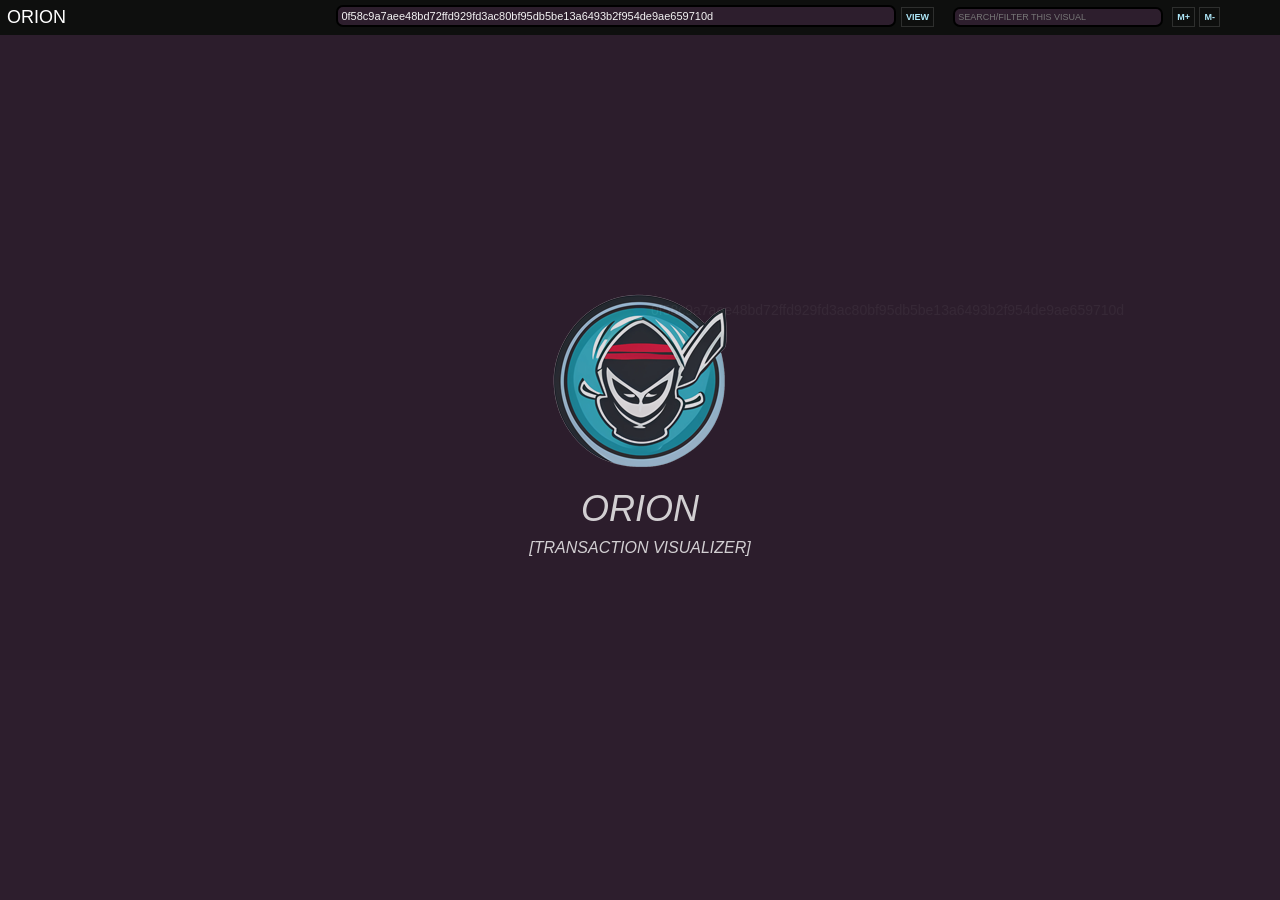
<file: public/link.html>
<!DOCTYPE html>
<html>
<head>
<title>ORION TX VISUALIZER</title>
<script src="../src/sigma.core.js"></script>
<script src="../src/conrad.js"></script>
<script src="../src/utils/sigma.utils.js"></script>
<script src="../src/utils/sigma.polyfills.js"></script>
<script src="../src/sigma.settings.js"></script>
<script src="../src/classes/sigma.classes.dispatcher.js"></script>
<script src="../src/classes/sigma.classes.configurable.js"></script>
<script src="../src/classes/sigma.classes.graph.js"></script>
<script src="../src/classes/sigma.classes.camera.js"></script>
<script src="../src/classes/sigma.classes.quad.js"></script>
<script src="../src/classes/sigma.classes.edgequad.js"></script>
<script src="../src/captors/sigma.captors.mouse.js"></script>
<script src="../src/captors/sigma.captors.touch.js"></script>
<script src="../src/renderers/sigma.renderers.canvas.js"></script>
<script src="../src/renderers/sigma.renderers.webgl.js"></script>
<script src="../src/renderers/sigma.renderers.svg.js"></script>
<script src="../src/renderers/sigma.renderers.def.js"></script>
<script src="../src/renderers/webgl/sigma.webgl.nodes.def.js"></script>
<script src="../src/renderers/webgl/sigma.webgl.nodes.fast.js"></script>
<script src="../src/renderers/webgl/sigma.webgl.edges.def.js"></script>
<script src="../src/renderers/webgl/sigma.webgl.edges.fast.js"></script>
<script src="../src/renderers/webgl/sigma.webgl.edges.arrow.js"></script>
<script src="../src/renderers/canvas/sigma.canvas.labels.def.js"></script>
<script src="../src/renderers/canvas/sigma.canvas.hovers.def.js"></script>
<script src="../src/renderers/canvas/sigma.canvas.nodes.def.js"></script>
<script src="../src/renderers/canvas/sigma.canvas.edges.def.js"></script>
<script src="../src/renderers/canvas/sigma.canvas.edges.curve.js"></script>
<script src="../src/renderers/canvas/sigma.canvas.edges.arrow.js"></script>
<script src="../src/renderers/canvas/sigma.canvas.edges.curvedArrow.js"></script>
<script src="../src/renderers/canvas/sigma.canvas.edgehovers.def.js"></script>
<script src="../src/renderers/canvas/sigma.canvas.edgehovers.curve.js"></script>
<script src="../src/renderers/canvas/sigma.canvas.edgehovers.arrow.js"></script>
<script src="../src/renderers/canvas/sigma.canvas.edgehovers.curvedArrow.js"></script>
<script src="../src/renderers/canvas/sigma.canvas.extremities.def.js"></script>
<script src="../src/renderers/svg/sigma.svg.utils.js"></script>
<script src="../src/renderers/svg/sigma.svg.nodes.def.js"></script>
<script src="../src/renderers/svg/sigma.svg.edges.def.js"></script>
<script src="../src/renderers/svg/sigma.svg.edges.curve.js"></script>
<script src="../src/renderers/svg/sigma.svg.labels.def.js"></script>
<script src="../src/renderers/svg/sigma.svg.hovers.def.js"></script>
<script src="../src/middlewares/sigma.middlewares.rescale.js"></script>
<script src="../src/middlewares/sigma.middlewares.copy.js"></script>
<script src="../src/misc/sigma.misc.animation.js"></script>
<script src="../src/misc/sigma.misc.bindEvents.js"></script>
<script src="../src/misc/sigma.misc.bindDOMEvents.js"></script>
<script src="../src/misc/sigma.misc.drawHovers.js"></script>
<script src="../plugins/sigma.plugins.neighborhoods/sigma.plugins.neighborhoods.js"></script>
<script src="../plugins/sigma.plugins.dragNodes/sigma.plugins.dragNodes.js"></script>
<script src="../plugins/sigma.layout.forceAtlas2/supervisor.js"></script>
<script src="../plugins/sigma.layout.forceAtlas2/worker.js"></script>
<script src="lib/jquery-2.1.1.min.js"></script>
<style>
    html,body{
        font-family: "Calibri", "Arial", "sans-serif";
		background-color: #2e1f2e;
		margin: 0px;
		padding: 0px;
		overflow: hidden;
		height: 100%;
    }
    #graph-container {
      top: -50px;
      bottom: 0;
      left: 0;
      right: 0;
      height: 720px;
      position: relative;
      background-color: #2d1e2d;
    }
    .sigma-edge {
      stroke: #57b6f2;
    }
    .sigma-node {
      stroke: #14191C;
      stroke-width: 2px;
    }
	.sigma-nodetx {
      fill: #009988;
      stroke: #14191C;
      stroke-width: 2px;
    }
	.sigma-label{
		fill: #f3f3f3;
	}
    .sigma-node:hover {
      fill: blue;
    }
    .muted {
      fill-opacity: 0.1;
      stroke-opacity: 0.1;
	  stroke: #ccc;
    }
    .channels{
        padding: 5px;
        background-color: darkslateblue;
        color: aliceblue;
        border-radius: 8px;
        border: 1px solid #000039;
        margin: 3px;
    }
    .nodeAlias{
        padding: 5px;
        background-color: white;
        color: #111111;
        border-radius: 8px;
        border: 1px solid #fff;
        margin: 3px;
    }
	.my-face{
    width: 70px;
    height: 70px;
    background: #1a0933;
    border-radius: 50% 50%50% 4%;
    transform: rotate(-46deg);
}
.alien-wrapper{
    display: inline-block;
    margin-bottom: 11px;
	position: relative;
	margin: auto;
	margin-bottom: 10px;
}
.eye{
    width: 20px;
    height: 20px;
    background-color: #57b6f2;
    position: absolute;
    top: 28px;
    left: 8px;
    border-top-left-radius: 100%;
    border-bottom-right-radius: 100%;
    transform: rotate(85deg);
}
.eye-2 {
    width: 20px;
    height: 20px;
    background-color: #57b6f2;
    position: absolute;
    top: 28px;
    border-top-left-radius: 100%;
    border-bottom-right-radius: 100%;
    transform: rotate(0deg);
    right:8px;
}
	input{
		background-color: #2d1e2d;
		color: #f3f3f3;
		border: 2px solid #000;
		border-radius: 7px;
	}
    h4{
        margin: -5px;
    }
    #searchOutput{
        position: absolute;
        right: 4px;
        top:50px;
        text-align: right;
		z-index: 10;
    }
    #splash{
		width: 100%;
		height: 1000px;
		background-color: #2e1f2e;
		color: #f2f2f2;
		font-size: 36px;
		display: block;
		position: fixed;
		top: 0px;
	}
	#container{
		display: none;
	}
	#txbar{
		display: inline-block;
		position: absolute; 
		top: 5px;
		left: 26%;
	}
	#navbanner{
		position: fixed;
		top: 0px;
		display: block;
		width: 100%;
		padding: 7px;
		background-color: #0e0f0e;
		color: #fff;
	}
  </style>
</head>

<body>
<div id="splash"><center><br><br><br><br><br><br><br><div class="alien-wrapper position-relative">
            <img src="logo.png"/>
            
        </div><br><em>ORION</em><br><span style="position:relative; top: -10px; font-size:16px;"><em>[TRANSACTION VISUALIZER]</em></span></center></div>
<div id="container"> 
<div id="graph-container"></div>  
</div>

<div id="searchOutput"></div>
<div id="navbanner"><span style="color: #fff; font-size: 18px; cursor: pointer;" onclick="window.location.replace('../../');">ORION</span><div id="txbar"><input type="text" id="txQuery" placeholder="TRANSACTION ID" style="padding: 3px; font-size: 11px; width: 550px;"> <button onclick="explore();" style="padding: 4px; font-weight: bold; font-size: 9px; background-color: #0e0f0e; color: #AEE7F8; border: 1px solid #2e2f2e; cursor: pointer;">VIEW</button>&nbsp;<input type="text" placeholder="SEARCH/FILTER THIS VISUAL" style="padding: 3px; font-size: 9px; margin-left: 15px; width:200px;" onkeyup="return nodeSearch();" id="search">&nbsp; <button onclick="txMemoryAdd();" style="padding: 4px; font-weight: bold; font-size: 9px; background-color: #0e0f0e; color: #AEE7F8; border: 1px solid #2e2f2e; cursor: pointer;">M+</button>  <button onclick="txMemoryRemove();" style="padding: 4px; font-weight: bold; font-size: 9px; background-color: #0e0f0e; color: #AEE7F8; border: 1px solid #2e2f2e; cursor: pointer;">M-</button></div></div>

<script>
function explore(){
	var txInput = $("#txQuery").val();
	
	var url = "../public/link.html?q="+txInput;
	window.location.replace(url);
}

	console.log("start");
	//check if memory exists
	if(localStorage.OCHAN){
		let getDup = localStorage.getItem("ODUP");
		getDup = JSON.parse(getDup);
		let getNodes = localStorage.getItem("ONODES");
		getNodes  = JSON.parse(getNodes);
		let getChan = localStorage.getItem("OCHAN");
		getChan  = JSON.parse(getChan);
		var duplicateCheck = [];
		var nodesJSON = { "nodes" : []};
		var channelsJSON = { "channels" : []};
		duplicateCheck = getDup;
		nodesJSON.nodes = getNodes;
		channelsJSON.channels = getChan;
		var colorChannel = "#990000";
	} else {
		//leave blank
		var duplicateCheck = [];
		var nodesJSON = { "nodes" : []};
		var channelsJSON = { "channels" : []};
		var colorChannel = "#000099";
	}

	

window.onload = function(){

	knownAddresses = [
		{"address":"bc1qm34lsc65zpw79lxes69zkqmk6ee3ewf0j77s3h","label":"Binance Hot Wallet"},
		{"address":"325gSHHe7UGvzEc9kGx43VqPboXUVwa26i","label":"FTX Hot Wallet"},
		{"address":"bc1q9d4ywgfnd8h43da5tpcxcn6ajv590cg6d3tg6axemvljvt2k76zs50tv4q","label":"Luna Foundation Guard"},
		{"address":"18saWjMCchDTGWunefuDJSWNdz4p6KtfBL","label":"Coinbase Cold Wallet"},
		{"address":"13nwifHUz5ZfHuQhk5ETJ4BhmqbuQdvTFp","label":"Coinbase Cold Wallet"},
		{"address":"1PL2cmmMLmGGDtqaSZJY8DR1iKJaziEPJv","label":"Coinbase Cold Wallet"},
		{"address":"1Dt4Q2ofKUtHwvjN45tAUfikNBfJrDERcZ","label":"Coinbase Cold Wallet"},
		{"address":"3CP62cZgAgx4yAHnxNFCqT17LJERhVwz4C","label":"CashApp Hot Wallet"},
		{"address":"1Kr6QSydW9bFQG1mXiPNNu6WpJGmUa9i1g","label":"Bitfinex Hot Wallet"},
		{"address":"37biYvTEcBVMoR1NGkPTGvHUuLTrzcLpiv","label":"Bitvavo Hot Wallet"},
		{"address":"38MfJkxPkpwsZxkyfESwjdaKBdXrV8DpWr","label":"Coinbase Hot Wallet"},
		{"address":"38XnPvu9PmonFU9WouPXUjYbW91wa5MerL","label":"Coinbene Hot Wallet"},
		{"address":"1BKN5obhkdoequshHnn96zZvFi3wCEdfiC","label":"Houbi Hot Wallet"},
		{"address":"1VERF5rDyVoS4mPCbK68vSGpVo95cAXRm","label":"Gemini Hot Wallet"},
		{"address":"143gLvWYUojXaWZRrxquRKpVNTkhmr415B","label":"Houbi Hot Wallet"},
		{"address":"bc1qprdf80adfz7aekh5nejjfrp3jksc8r929svpxk","label":"Robinhood Hot Wallet"},
		{"address":"175W8Shwohvct5FqexygeAfZ5fQw6YfjBb","label":"Binance CJ Wallet"},
		{"address":"16D3ccg8dGhfMiyzqAfgBPcTWtU5kQ84ym","label":"Binance CJ Wallet"},
		{"address":"1NgzvomjEyj2qk1F4p9yVt5CxKhaLLd4V9","label":"Bybit"},
		{"address":"1GrwDkr33gT6LuumniYjKEGjTLhsL5kmqC","label":"Bybit Hot Wallet"},
		{"address":"1QFsAZb9puEnhxVB83evJAh6sw1x87LeW1","label":"Uphold"},
		{"address":"198aH8WvanRkbQvB4HQuz68Mq3gyACcDQx","label":"Uphold"},
		{"address":"bc1quhruqrghgcca950rvhtrg7cpd7u8k6svpzgzmrjy8xyukacl5lkq0r8l2d","label":"OKX"},
		{"address":"bc1q7cyrfmck2ffu2ud3rn5l5a8yv6f0chkp0zpemf","label":"Crypto.com"},
		{"address":"bc1qwqdg6squsna38e46795at95yu9atm8azzmyvckulcc7kytlcckxswvvzej","label":"BitFlyer"},
		{"address":"3JSdUu1ivm3rqMvuCTAdAj6Dc2hdVhHiEe","label":"TotalCoin Exchange"},
		{"address":"1GQdrgqAbkeEPUef1UpiTc4X1mUHMcyuGW","label":"Binance"},
		{"address":"bc1q0qlagnl53xz6g7fl8tapwa0zt9u2nztx0tpyp3","label":"Kraken"},
		{"address":"3E2adcep2NRRpriLnWn1AvW3AHKqBx2mMr","label":"Kraken"},
		{"address":"3KTQYXvjteNoMECi62JYuqXobYQpcHjoVs","label":"Kraken"},
		{"address":"bc1q8yja3gw33ngd8aunmfr4hj820adc9nlsv0syvz","label":"Kucoin"},
		{"address":"1HiXa8YkzaSnxAHN9YBjHDrVWrDhaFGtB1","label":"ViaBTC"},
		{"address":"31rfNmts4ucjRy9CXH343rCY8J3WSfDQ73","label":"BitMex Hot Wallet"},
		{"address":"3QiETomgUhPu573ZvhXbdofq7y5ocNS1ie","label":"BitMex Hot Wallet"},
		{"address":"3JjPf13Rd8g6WAyvg8yiPnrsdjJt1NP4FC","label":"BitMex Hot Wallet"},
		{"address":"1EEqRvnS7XqMoXDcaGL7bLS3hzZi1qUZm1","label":"HitBTC Hot Wallet"},
		{"address":"13oX1mA6zggC5Y5LPVf9YDeykNa4sar7wZ","label":"Binance Hot Wallet"},
		{"address":"1MdEuAh1ii5GCfX2unT76CmREfPFB6cca4","label":"Binance"},
		{"address":"3F73gRxog7wLmsmhXUBnFKbQa1TtSGqaYG","label":"Binance"},
		{"address":"3HVLXgm11E4dAbjR3cDYMqDpMdjqtPiqDE","label":"Binance"},
		{"address":"3BSGX8yTdD7v7PTzYFDWRAEAgHLVVUffRZ","label":"Binance"},
		{"address":"37JnwcTrBuLhytSYTscFUB4UnCEMPbvfXX","label":"Binance"},
		{"address":"bc1qqfpqqy6h4xgmy4ucrugpah4q2x6qpwu9yrn5qu","label":"Binance"},
		{"address":"1F3Ui6SEo4i6qDGK79p9n22J4idUcom7JG","label":"ByBit"},
		{"address":"1JZAzU9bknNPoSL6PXUZfs2o367FcTEgoC","label":"Huobi"},
		{"address":"1EwyRYQrYbYGTVVHLQX44vrzagbHHMGYkn","label":"Huobi"},
		{"address":"bc1qlqy2py5fryr64m7f6djv0sf8d5j7pchf70vzap","label":"Huobi"},
		{"address":"bc1qng0keqn7cq6p8qdt4rjnzdxrygnzq7nd0pju8q","label":"Huobi"},
		{"address":"16Uz37Q6TfvK2UFTgamn3dyRjnP2Wtf4p2","label":"Cumberland Mining"},
		{"address":"bc1q8s3h3vw5xufdas890q29lpuca56r0ezqar0mvs","label":"Cumberland Mining"},
		{"address":"3PQstJuScWBgP1QAaxbCTpuzrYkG73dZi4","label":"BitFlyer"},
		{"address":"3JcWcMPtxGaCuhKeucTMe1V865t7UhrNnT","label":"OKX"},
		{"address":"3NeGJChsjbEn3j7PXXHXyXfqQKmyFyyxup","label":"Kucoin"},
		{"address":"bc1qw8wrek2m7nlqldll66ajnwr9mh64syvkt67zlu","label":"Kraken"},
		{"address":"16GnRigCNf6eEJJ8F1sT8ttzpS5RdS1gSS","label":"Binance"},
		{"address":"1EKYhyU4hK7vt76J71Vow6QjX7R5gn4Rk8","label":"Binance"},
		{"address":"1KE2ahPUPTCGyKSs2GUucoU8E4yoriKYsB","label":"Binance"},
		{"address":"12bjYoRBE8MNsGjYBg6SfqvPtZSE85h9XK","label":"Binance"},
		{"address":"bc1qspp5aahnp20mfvk4w3e774f5sgqzsqvcnd9k8f","label":"Binance"},
		{"address":"14VKrFTjDTAUcGb6fz58tbPdCLS7uiTsxm","label":"Uphold"},
		{"address":"16EFGkAsqgH8nbU8TJKNV8gSNSrgBSe5Nw","label":"Uphold"},
		{"address":"3JodN7GmkHdPgKj9G7HCkn9NDLhrcWCjVN","label":"Coinspaid"},
		{"address":"1Ez2PGrQgkrGnCiJyWSQ56GdsYRWcEqegr","label":"ByBit"},
		{"address":"1HckjUpRGcrrRAtFaaCAUaGjsPx9oYmLaZ","label":"Huobi"},
		{"address":"1Gn55YUDJaWC2boJNx688u2v9iS9a8umL","label":"Binance"},
		{"address":"34HVDP9RFA9MpopGQ4TutLLVMFhhJFM9AX","label":"OKX"},
		{"address":"18DowXoMUQT5EU8zPTDTrq4hrwmi8ddCcc","label":"SwissBorg"},
		{"address":"bc1qc8ee9860cdnkyej0ag5hf49pcx7uvz89lkwpr9","label":"SwissBorg"},
		{"address":"bc1q8pmuc2v0cku2ty0rfxp2jyvrhv6lpsjzq9y6s8","label":"HitBTC"},
		{"address":"bc1q0zgt8lfgc5p8gz4rg76jkugj0duqtlfdps8zfv","label":"HitBTC"},
		{"address":"3JjPf13Rd8g6WAyvg8yiPnrsdjJt1NP4FC","label":"HitBTC"},
		{"address":"1DcKsGnjpD38bfj6RMxz945YwohZUTVLby","label":"HitBTC"},
		{"address":"bc1qwndtqm586uvs6m6penacgva4en33l9qqwrhdyj","label":"HitBTC"},
		{"address":"bc1qyy30guv6m5ez7ntj0ayr08u23w3k5s8vg3elmxdzlh8a3xskupyqn2lp5w","label":"BitFlyer"},
		{"address":"bc1qzjeg3h996kw24zrg69nge97fw8jc4v7v7yznftzk06j3429t52vse9tkp9","label":"BitFlyer"},
		{"address":"bc1qdl753ur9ucwa3cgfrud2nqvu7k69dykk3cwwx6g64a5szn3xw92sp8mc7a","label":"BitFlyer"},
		{"address":"bc1qns9f7yfx3ry9lj6yz7c9er0vwa0ye2eklpzqfw","label":"Fixed Float Exchange"},
		{"address":"bc1quq29mutxkgxmjfdr7ayj3zd9ad0ld5mrhh89l2","label":"Gemini Exchange"},
		{"address":"17QyR2ixNj1AgpD5ZuXubvSJ3gPPQVcsvp","label":"Binance"},
		{"address":"3MCMZjWAMdGqAhi1iF1oyiiE2jY5yBAYzV","label":"Kraken Exchange"},
		{"address":"3G519GSgpvBWkmssSv8DLm4gpZbQL6w482","label":"Crypto.com Exchange"},
		{"address":"15LeGqJMnZCTzLt82qZrvgv6TnQfrWoXqb","label":"Coincheck"},
		{"address":"3LuWimm9YW1qGqVE2GavGdBZ4VT59jdZzi","label":"Kraken"},
		{"address":"18sbD6SYrMYEVMSFsiMYMjuKRFBc8DoHPj","label":"Binance"},
		{"address":"3KuR8ebGjUjPd1KAYSjQ83vyWC8A6L3HKM","label":"Coinbase"},
		{"address":"3FLeScoroBKwsJxRpxNQ9DJyXkkR4AGgKj","label":"Kucoin"},
		{"address":"3FucgBReCnaJ7pnhDSYrvsqttZMQhUnqtj","label":"Bitfinex"},
		{"address":"3AVDWH1TYcrppdme6h2sGT8RGucNt3wivd","label":"BitFlyer"},
		{"address":"3JYYfHN9moSqfS6s52b2Bd25ZGhhoXji9F","label":"Bitfinex"},
		{"address":"1GPRueEBA6x3VkGse6F2Z9Sq3ZzvHvFUWL","label":"Gemini"},
		{"address":"1DijvTLrq7sH5VCHHopGRX3LDx5d7u1v2p","label":"Bybit"},
		{"address":"18XWQM4cUj81iJdMCpcZQgLkXzrgSAcwY3","label":"Huobi"},
		{"address":"3EaWcuNXQrW2JTGy5Cotm4pftovW8UfR2o","label":"Binance"},
		{"address":"bc1qnsupj8eqya02nm8v6tmk93zslu2e2z8chlmcej","label":"Coincheck"},
		{"address":"bc1qsw55gkezdyssgy6jg5fuxd6upmrc5r59llefly","label":"Coincheck"},
		{"address":"3LCGsSmfr24demGvriN4e3ft8wEcDuHFqh","label":"Coincheck Multisig"},
		{"address":"1H1YS6GyCPyA5Q6rmx58UzmeeDd3wXuFpN","label":"Poloniex"},
		{"address":"11FfmCYyg34pq9CMQHtcKXfZ7TAMLqfbw","label":"Huobi"},
		{"address":"1P7iuRDG9d9TQN4kDL3PTQnyEcMbiULqao","label":"Huobi"},
		{"address":"3DtBvZJQfMg1YAZi3mBs9xEjW2Racqn13k","label":"OKX"},
		{"address":"1L15W6b9vkxV81xW5HDtmMBycrdiettHEL","label":"Huobi"},
		{"address":"171UsY7qXj5W5BCFE28oZMB8xZx7TMjzeH","label":"Binance"},
		{"address":"3QKCocNhzAgtgFLsD5qUZcG6e4TkfRf421","label":"Coinbase"},
		{"address":"35D2tNKFmqiVrvXan6tdxgatZoCBimASmZ","label":"OKX"},
		{"address":"3CRX6fqyVhvu8NK92bphzHEdbzrVLTzj7W","label":"OKX"},
		{"address":"bc1qvx4ara9g7jfcucz7s3k43wk6hma363l0e54vdd","label":"Coincheck"},
		{"address":"18wqJJ9BFpeUf6pt1m81fac4e7brQRPfqL","label":"Bitstamp"},
		{"address":"1Bu9axpcouiraWVAnyYEGmxqZ3TZHf4rsd","label":"Binance"},
		{"address":"1E3FH5wQpFXWjYqV76ejM1L1dmL97aUGtq","label":"ByBit"},
		{"address":"35quUe8cBko5SeMjE3nGvEPKphHy8Xge8d","label":"OKX Multisig"},
		{"address":"bc1pd4tq6cd4xma8x8mpkjcejygd9ls4uhcjvkvpm06lrtsjwgj7deyszmpt56","label":"OKX Taproot"},
		{"address":"bc1pjrw57t2dj778rlyk9520mjw9rxhss7xekmvt7h7pte89vg3pjpms2ckmz5","label":"OKX Taproot"},
		{"address":"bc1qj2me4u9zeuzw7965c7y8wgff92z2u9xz88asqq","label":"Gemini"},
		{"address":"bc1qwfgdjyy95aay2686fn74h6a4nu9eev6np7q4fn204dkj3274frlqrskvx0","label":"Luno"},
		{"address":"13XCju3nCLHbSvpMjSadDSsW82MWJTSJT5", "label":"Gemini Hot Wallet"},
	    {"address":"1CAhFPhKkTLWLinCcXNDHNjPDwikwatktx", "label":"Coinbase"},
	    {"address":"1JwynZ5ZMsCq8UxruoeYdCkFPUG772bwvA", "label":"Coinbase"},
	    {"address":"bc1qngh6x2r72mp4nh88l083au728z7me0plytwfj7", "label":"Bitbank"},
	    {"address":"1NDyJtNTjmwk5xPNhjgAMu4HDHigtobu1s", "label":"Binance"},
	    {"address":"14bS232tBNqRHi444uQpbnWE8WF8wgtGHA", "label":"Coinbase"},
	    {"address":"18CKYsmUkdP6Pm3qnrArDWt94695MvFjeh", "label":"Binance"},
	    {"address":"1EwyRYQrYbYGTVVHLQX44vrzagbHHMGYkn", "label":"Binance"},
	    {"address":"32HNmA5CvMCKPQAg9WnEGbAUmKwBF9RzVs", "label":"Coinbase"},
	    {"address":"1EJ3BsTUHN2coEtfJkSGwqQHyugJShgRDa", "label":"Binance"},
	    {"address":"169n7nU8HQZ8bNUkGNSjJyXgyykrBMBjuv", "label":"Sygnia"},
	    {"address":"151iV2t5K6Ma4JyeLNCw8AGMcMfVvLHLUK", "label":"Sygnia"},
	    {"address":"13hiXiiiPAsRzSXMoaYEzafWJ9Abaj1qCa", "label":"Sygnia"},
	    {"address":"3MpQGdJ2pvqVKnBK2ST5kdBtDH59cjCcrN", "label":"Binance"},
	    {"address":"1EW4y4HcgFXMfjef1oD6TBJQK5pPWa8TWu", "label":"Binance"},
	    {"address":"19ojPYbMQ4fEtmChTx4fjE6KRyM7y9L9kW", "label":"Binance"},
	    {"address":"3QL9aGbBa44pWFqXapMd7Mec8q9PNRRkcG", "label":"Binance"},
	    {"address":"3J6z2vvLwDjfhDVVBFpfeFqv5gyx6NA5HQ", "label":"Bitfinex"},
	    {"address":"1MjYGUuaQgfgAh5pFb5eJZ1R5eWUtw8ywQ", "label":"Binance"},
	    {"address":"1Cj2ZZrJ7egjG3pwG5KWsJipMw2MJAkUEZ", "label":"Binance"},
	    {"address":"1EuAZngYbYe3cYEHb1B6PNNYma4HPQeVCN", "label":"Binance"},
	    {"address":"12XY5VoqbggTFywXSK8kkthpeVkAaPvr3Y", "label":"coinspot.com.au"},
	    {"address":"1KJ1cfqJpVg7Ns1cnyn9qFxCHy1FA42k9y", "label":"Binance"},
	    {"address":"1ESHVJB4jdrVcmtBsS4HYVD5daidabCtDS", "label":"Binance"},
	    {"address":"1K22gEa9kqaCxTSDHQjkrf9Mvd6EB7Ff2A", "label":"Binance"},
	    {"address":"bc1qpnk0shp4jetalmamxcy6vvmrvhhamswmhprlcx", "label":"Bitbank"},
	    {"address":"bc1qm9dpm35mmfy2gnuvlx3zaew8psc9frr8vu7eyl", "label":"Bitbank"},
	    {"address":"18ViDpqDDi3eh4HJpFgrPWeJQvctwqFZmL", "label":"Binance"},
	    {"address":"19jsBwcHuwfrPkoTepdosUsxXBnubYwLAE", "label":"Binance"},
	    {"address":"1bASr2AiWdiWxzDQg3vHWRqwgovHECkGq", "label":"Binance"},
	    {"address":"1KDM3vtx1X5aJLZQi7j6qjC6qxu4PrShnw", "label":"Binance"},
	    {"address":"16AhJPQwo5NgpcHbyQA2f7BqWVjePN6nAq", "label":"Binance"},
	    {"address":"3N57VArMayasfgbQYJZwgGfFVeG4ExfcgX", "label":"Binance"},
	    {"address":"12cgpFdJViXbwHbhrA3TuW1EGnL25Zqc3P", "label":"Poloniex"},
	    {"address":"bc1qgnerwnztlz7ne4seq0rdencmavl8xnm9ruuacf", "label":"Bitbank"},
	    {"address":"bc1qrt4lhky8y4vc3a8qh9tkml8dhlr66unscslpjf", "label":"Bitbank"},
	    {"address":"bc1q8h67dytup75uurg9jpj32mtudrauraf2fd7lnp", "label":"Bitbank"},
	    {"address":"1Ch94XiYBkGDC86umdtnqUwnWexywVNytr", "label":"Coinbase"},
	    {"address":"1LZTNvdnxQqnAZGHFi9iySdaoHeqKaMaBX", "label":"Binance"},
	    {"address":"bc1qts0fcvm5wpcxp8kjvy9rwnh2s4lyylngnnn3sj", "label":"Bitbank"},
	    {"address":"3HAmBUqKTgxS6VuECrkFCAGtUSSyLa6uqr", "label":"Coinbase"},
	    {"address":"bc1qcnsqpxzvp950anplv5uklz7rh83mkun64red4n", "label":"Coinbase"},
	    {"address":"bc1qapfu6545cd6flv3hsxhkn0pkku8ac3kf4qtp3d", "label":"Coinbase"},
	    {"address":"1HhGruo7nrMgnwkqWsgt1VePC8rji3aC5", "label":"Binance"},
	    {"address":"bc1qxv9vek0xts9ktv0l06a6stsx404cps9n4dsew8", "label":"Bitbank"},
	    {"address":"bc1qdl753ur9ucwa3cgfrud2nqvu7k69dykk3cwwx6g64a5szn3xw92sp8mc7a", "label":"Bitflyer"},
	    {"address":"1BmMu1wgWcU2MpxeEKGnW9Tmo1cXxQrXsc", "label":"Binance"},
	    {"address":"1G1jEHMCJi9Vw48qfFfsxcmnZAZwMV7SGi", "label":"Huobi"},
	    {"address":"bc1qj4anmqm2qm9y39yn2lsyj287g8kqev7e54rnwc", "label":"Binance"},
	    {"address":"3AHyLgAtNzxTcgR1YAZ253oMNNgTRqAJXc", "label":"Coinbase"},
	    {"address":"1GQdrgqAbkeEPUef1UpiTc4X1mUHMcyuGW", "label":"coinspot.com.au"},
	    {"address":"16CJPe1egLxKZkXHPUvNxvVpGvL2anypEV", "label":"Coinbase"},
	    {"address":"1FzWLkAahHooV3kzTgyx6qsswXJ6sCXkSR", "label":"Coinbase"},
	    {"address":"1K7kQPkCTEofJmqxqvfxMpB8Ng249PRMJD", "label":"Binance"},
	    {"address":"1MRrzNrhkAw8mPgzyKCYN8vRLv97oVMSJp", "label":"Binance"},
	    {"address":"196DSQVniU6uoWRhRXuTVSbkhS5zsg9rJ1", "label":"Binance"},
	    {"address":"39XpoaixBAbUZzaq7g73tmvogBw6rGv8JP", "label":"Binance"},
	    {"address":"bc1qm9vv9nuwfevdyrdqve7kd3nlkfrxp9zpvr4r2u", "label":"Coinbase"},
	    {"address":"1ABN1jMhCEwN8bWKsrcSHGLLEnfWdLHw51", "label":"Binance"},
	    {"address":"13kijMPug9E9YVRSVXZutH7h9m8rNgbxmY", "label":"Coinbase"},
	    {"address":"bc1qwzyqzpxjnxygpmhymrwsun2z0z0tmuqj9agfnj", "label":"Bitstamp"},
	    {"address":"19grfJLAnBDAMhGWkeHuqPcd4DwvGLt9W6", "label":"Bitstamp"},
	    {"address":"bc1qstpzhd7ydxd8qx007yyazgahww3zju6s7y4ere", "label":"Bitbank"},
	    {"address":"1dcqA147kuA963sBahjMpnopYbBCak3G1", "label":"Sygnia"},
	    {"address":"1NgeFPHVPDmjws9G3P23h6A8r2cviveLjc", "label":"Sygnia"},
	    {"address":"18v4ZAk1s9eH63EP8ZLhAW1V8cDs9bird8", "label":"Sygnia"},
	    {"address":"1CHVToCiqeyvq8oLnGzWmZxiBfoEfV4xjA", "label":"Binance"},
	    {"address":"1Pq4szSxhzFP8eYLvez5TsMDpDu3yK8YvS", "label":"Binance"},
	    {"address":"1EEqRvnS7XqMoXDcaGL7bLS3hzZi1qUZm1", "label":"hitbtc"},
	    {"address":"35UNmoRCafgXSpNL7y5U19GK67sbquPysA", "label":"Xapo"},
	    {"address":"bc1qx56mw6nez7v7qf9cvwem6qqhe4rde44utcx8qr", "label":"Bitbank"},
	    {"address":"bc1qx65xcxz6dfsge2g4eaerercslh83y66wrpm79r", "label":"Kucoin"},
	    {"address":"14ditsbMJJaXdGLkcBX5xMc9RNR7sB9frK", "label":"Binance"},
	    {"address":"1Fq2zEzWqRPWCwHs1RnvUcx8pGYFcjdLtB", "label":"Binance"},
	    {"address":"13537hYBF6NL576mK3GC55gjoE4T9i5ejY", "label":"Sygnia"},
	    {"address":"3MfN7oWJ8VxpnvQCdX8QeSNFGSarEnrEi3", "label":"Coinbase"},
	    {"address":"3QijWCa2pviS1BBW8LyEfG2jj6rdewhYEQ", "label":"Bitstamp"},
	    {"address":"37t28ne1pc9ngDyQSsSH76VvN1w1tjQLmi", "label":"Binance"},
	    {"address":"17vyAF8XpVLnnwDVgvKQTvrXNmntsNk1u1", "label":"Binance"},
	    {"address":"1LadceLsgXfjVTEJ4CR6sp6DKyD47nX4ys", "label":"Binance"},
	    {"address":"bc1qeskrez68qp79kjvmx5zlw32s3y9l4dscsnevsf", "label":"OKEX"},
	    {"address":"388AFANNKigkn3fHJ47hHDPcKJQ262L7WD", "label":"Coinbase"},
	    {"address":"1N52wHoVR79PMDishab2XmRHsbekCdGquK", "label":"Bittrex"},
	    {"address":"1C4mRrnxJcovWxEDQD28UEAYUpAfZbJbwE", "label":"Binance"},
	    {"address":"1PkY27GSZZYhF2AjRXpBVGoDJMzqHnwZsx", "label":"Binance"},
	    {"address":"16cCbDwh2fzowTUEXumYtaac49uXBZL6b8", "label":"Binance"},
	    {"address":"1484AP5VeyTCkAq4xKqYJfgBRtk3k69R8T", "label":"Binance"},
	    {"address":"1Hz3HDBW5xxig7YYkgfhoET3726QQ1zC5B", "label":"Coinbase"},
	    {"address":"1HXjgPcs4RGTAq5hEqvr1on8KsRfrvY7oj", "label":"Binance"},
	    {"address":"37biYvTEcBVMoR1NGkPTGvHUuLTrzcLpiv", "label":"Coinbase"},
	    {"address":"12qA97T8hsDgvVoRCXGZifd9PCraqvd2DW", "label":"Coinbase"},
	    {"address":"355gubKZeMnn9aF3pVP95rzj3uTDxwXyXr", "label":"Xapo"},
	    {"address":"3NSAY3HF6Afd4KyEoYUiQdkJFLfr4E7ubj", "label":"Xapo"},
	    {"address":"345j2JWoSaDTwDAB14quFHjovgmkY8mFRh", "label":"Bitfinex"},
	    {"address":"3LtpFPpQhE4pc9MbaDsVqZNat2GeFUKCix", "label":"Coinbase"},
	    {"address":"bc1qyy30guv6m5ez7ntj0ayr08u23w3k5s8vg3elmxdzlh8a3xskupyqn2lp5w", "label":"Bitflyer"},
	    {"address":"3JU5FrPAEkrm747x1fABGfiFHpi3mi3xwV", "label":"bitcointoyou.com"},
	    {"address":"1CLD2FcX415C6RQ72hatWFKCSXz7EMoXLJ", "label":"Binance"},
	    {"address":"1DrDKXBxU5BbM9SW3vogGMCqtoxDP3JE6P", "label":"Binance"},
	    {"address":"13wLLpT5yWRvguvesbPSqbMyZLE3zerzJj", "label":"Binance"},
	    {"address":"15CHV1sStrWitEvhchBmJbES939m8wtNbC", "label":"Binance"},
	    {"address":"1HCwqXb3fDFGpyrj6wPjgTM78yx7HTvyNQ", "label":"Binance"},
	    {"address":"12o9a7mhYjAKJBi2wddwmmqNrtj8AipJEr", "label":"Binance"},
	    {"address":"1HhjscN3qWCLgpbVLD2DNLhtCQqZmVkcjz", "label":"Binance"},
	    {"address":"1Ahf8iiUq4KmmcSiH8tj1Dodj2NGsYbNhn", "label":"Bitstamp"},
	    {"address":"1BALiyq5wQcPUrHkhWUdxoxLV4bFV7VUcf", "label":"Binance"},
	    {"address":"bc1qa56lzf7d05ttur003zmuzwrgl3x0qau5zm2qzn", "label":"Coinbase"},
	    {"address":"3LRHZZmHrQWtnYag6HjMBWejXEuAEGo9rR", "label":"Bitstamp"},
	    {"address":"1PXodYHkbsx4SnvdEDinbjNR8sjRJJJec4", "label":"Binance"},
	    {"address":"1MYVcPwcJJEXMihEa9Cnx1eBAmps9ycaiJ", "label":"Binance"},
	    {"address":"14EoLRbxZSoLCE9wEZoytubkhpod3QdQru", "label":"Huobi"},
	    {"address":"15Bmy5F1YHbe48e69r7CTzUtpuLUJ2DcTf", "label":"Binance"},
	    {"address":"17A16QmavnUfCW11DAApiJxp7ARnxN5pGX", "label":"Poloniex"},
	    {"address":"1T81VgGqHcKWQCvuLz2Brhy7qE3iLTPLg", "label":"Binance"},
	    {"address":"bc1qvdjq8rd2flvaey2r3n9d5hrrm4p2pulrn242la", "label":"Binance"},
	    {"address":"1Dme7BRfBHi7yFGWCtN5dd9nVD8Xeegvf1", "label":"Coinbase"},
	    {"address":"1Nx6JTSfAubr1WHMHSg3tH9qxxZCeGT2AE", "label":"Binance"},
	    {"address":"1FHF1nP9KWk2srs2Z4B8HbiccWWv3EVPgG", "label":"Binance"},
	    {"address":"1Lsqcv4cg5zUctNi2qwNxMkrv1GeBboSUJ", "label":"Binance"},
	    {"address":"bc1q7cyrfmck2ffu2ud3rn5l5a8yv6f0chkp0zpemf", "label":"cryptocom"},
	    {"address":"13ZdooRL54rNxmV8ehYAXwg3imPB6rBWRk", "label":"Binance"},
	    {"address":"bc1qsw55gkezdyssgy6jg5fuxd6upmrc5r59llefly", "label":"Poloniex"},
	    {"address":"37p3PS1hKqzYhiVswbqN6nxbwyUoTZvf1E", "label":"Coinbase"},
	    {"address":"1NBSAB1xtgN5BUbUJJtoe8ejySzmqwBjHG", "label":"Coinbase"},
	    {"address":"1E8JxpqmPf77FMQvKwky9H6fjLPHM1o9z", "label":"Binance"},
	    {"address":"1A4Xi5VXnr1nd9vSDngRU7H4YJb5ywzTwa", "label":"Binance"},
	    {"address":"1FgcoyS4CDL5EEuevuH4e4eZtobrp2x7zQ", "label":"Bitstamp"},
	    {"address":"1MAoKWqYvzSSCez6dXMUW2awAbKP2dihgL", "label":"Binance"},
	    {"address":"188uh8PdX1dhn4bsnSPqKv7bq3DbGXmaWb", "label":"Coinbase"},
	    {"address":"13JJNe5dQXbydNxjxsLVBgijPa5CaQ7pdU", "label":"Huobi"},
	    {"address":"13E4kKVMhp7QWJm2V4Bxf8KScitfi9UXBG", "label":"Binance"},
	    {"address":"19TNyoWBB2VzXb14YoDFfsoDhu9D74j5RW", "label":"Coinbase"},
	    {"address":"1PAWFoSdJSpi9tkwydp4ZdMJFZ5AdvaWMh", "label":"Binance"},
	    {"address":"1Pq5VN5JiuiZNTBDekssvgNc9U8yym5mtR", "label":"Binance"},
	    {"address":"12rocnZfBCmuwPCdTWTVF5WwGmXQ6xjMeF", "label":"Binance"},
	    {"address":"34Tkif7zjpddTem59LPwzhWRSxgkwXq9n3", "label":"Binance"},
	    {"address":"1EdPKU9CSX51dukrdHYmVwLcGyYomBAEzf", "label":"Binance"},
	    {"address":"37e46yBrFTKD8w5saCgKwzrZRH41qmajuC", "label":"Binance"},
	    {"address":"17BeVFXYk5zuv3bnJrWdX4SiiEGQRV3vBx", "label":"Binance"},
	    {"address":"1GJKqGx79ec2anGhXNXB3vFsKHoRWRaSwa", "label":"Binance"},
	    {"address":"1GCT9ioy8Y673vgNHqDLgn4MGLHxcpAkP7", "label":"Binance"},
	    {"address":"18BAwrTpBW33DsRvZUtvfZhNvQCidHNCwJ", "label":"Binance"},
	    {"address":"1NKc86Ga8PyBfW546sMLjXzkhYamoLuL6j", "label":"Binance"},
	    {"address":"3LaLdAZd68yeW8AGFj746y5Zuke6kQL1Gi", "label":"Coinbase"},
	    {"address":"13u1pzpKWfTHZYhuSsCqek52L9QCQrCfQ8", "label":"Coinbase"},
	    {"address":"bc1qzjeg3h996kw24zrg69nge97fw8jc4v7v7yznftzk06j3429t52vse9tkp9", "label":"Bitflyer"},
	    {"address":"19RdMnYvaBTBM689Twjk46XQh6z1nSK5yf", "label":"Bitfinex"},
	    {"address":"1XYZJsM6cnyuDMVnfFufb8dzVM7cS5rqd", "label":"Bitflyer"},
	    {"address":"1EgRfQtiDKy74mFxJBFxpKiahkvh9FrnRh", "label":"Binance"},
	    {"address":"16qgJ7A8TQLdSve1CYhuoGhSJKF3wemibd", "label":"Sygnia"},
	    {"address":"18vpRm9gLhjhZVdXcEvVgGsop9JWrjDGSG", "label":"Binance"},
	    {"address":"1Si8M66bqMryqt1m7C5RwKAag4DoZbGK8", "label":"Binance"},
	    {"address":"3Mgm6QrbR4etxQh1Nbkt25PV36VUDt8qba", "label":"Coinbase"},
	    {"address":"1BZGtMiwxncH6pSziuxxW6FpcZPRV3CYnK", "label":"Binance"},
	    {"address":"1N271DVf6QZxo8YBD68w8NETJK6z4YKttk", "label":"Binance"},
	    {"address":"15B47rM6DKNZYMNyT37wqWJWyqqFwpUKNo", "label":"Binance"},
	    {"address":"34DQaTkXuzUuAS4NAdPrcwYuhEcamfWrCJ", "label":"Bitflyer"},
	    {"address":"1A8iLp9R8osPQTAGkvQtWokzJ81fbWBZN3", "label":"Binance"},
	    {"address":"16JYMrosoDHgweKE7GsDCJkfb7ww6PNfNd", "label":"Coinbase"},
	    {"address":"124cZFN68c4JtaG6RVfU18Zsz6PMX4jvbu", "label":"Bitstamp"},
	    {"address":"3PfY3dDnLETwhxYCQi34FjnDVYRVPFGvmG", "label":"Bitstamp"},
	    {"address":"1T1fPTNsd7gDtQEAQJnxWA32v9bDsCrWc", "label":"Binance"},
	    {"address":"19yby2rn6o53fZkPsdVFQ8o2T1SH7pf7Lw", "label":"Binance"},
	    {"address":"3BzW25w1Qg4VcYLswaSz3Chpe1WTogZi7t", "label":"Bitstamp"},
	    {"address":"3MR4cnuxVzSizgq5SnyUQvv9fieyNM9YF7", "label":"Binance"},
	    {"address":"3JjPf13Rd8g6WAyvg8yiPnrsdjJt1NP4FC", "label":"hitbtc"},
	    {"address":"3QjvBu9meuGKADuCdTtRqk21Zjvjz8uwdC", "label":"Huobi"},
	    {"address":"14Q5YzH1Z3yg7gDQdKiAQ6727MhVYdaPfA", "label":"Coinbase"},
	    {"address":"bc1qqxf98drymkq5awwtt685l6463tmtumlrvqfxv2", "label":"Binance"},
	    {"address":"3CSrWoFivDVKdP3peNzfqmGuZdVv7dbjNH", "label":"Binance"},
	    {"address":"3FPZTaJ4dS1gybCPXkURu142yBwWXPBVYn", "label":"Coinbase"},
	    {"address":"1A95xde23RKUZYqYdejTioMWQqYY17L6aQ", "label":"Binance"},
	    {"address":"1PnfBQLpQhTymXoZVf4kGMDYACwoPVNxKX", "label":"Binance"},
	    {"address":"1LCtYaczzKPpW5YPqXzXCh7Nsb7DVFesB", "label":"Binance"},
	    {"address":"1APN8yCVQg7TQpa75E88KZez5A7ryAY9zN", "label":"Binance"},
	    {"address":"1MKoy2TUBqbaywU6H5RCsZjLvosw3kjpSN", "label":"Binance"},
	    {"address":"1FggHs2692e8E26ECZMcxncWuY9VCX7HRo", "label":"Binance"},
	    {"address":"3P3iLyueJTeieFwVWi84n7ZU4H72cAF9SF", "label":"Coinbase"},
	    {"address":"1MWAEwA9LP4wLJGKhAYK6BX4jGsnvQsr8G", "label":"Binance"},
	    {"address":"1KKKeMXbiubqpHT1q5epSnMU55PWn4gnLn", "label":"Binance"},
	    {"address":"3L3DLsouHndbZuL2nLhzh9qMbawyf4Z276", "label":"Binance"},
	    {"address":"bc1qwndtqm586uvs6m6penacgva4en33l9qqwrhdyj", "label":"Hitbtc"},
	    {"address":"1GSrf13eGC2Kp6hYHKuRrVuyRLCpkH9StR", "label":"Binance"},
	    {"address":"14Q4nbuo3ehvaHmbfARxcRU2v7t9EmjY1M", "label":"Binance"},
	    {"address":"1PULCo2W2kE7ct4hocu7aJEpLoM9GkyonP", "label":"Binance"},
	    {"address":"1NK2mN71M5CufpmppXDupRTTGnvRgdi3pD", "label":"Coinbase"},
	    {"address":"39qg4yfs1qvVirkPgVcxC5NC4bhdXqzwdd", "label":"Coinbase"},
	    {"address":"bc1q866sv2stppgtywjejsjj3xsfrsm5e2f5zqwsx9z0qcx9k34f0xlqaslnwr", "label":"Bitflyer"},
	    {"address":"18bPZFAPFnthjtSjtqojZr6GjBJSbYw83h", "label":"Binance"},
	    {"address":"13xC4EyzjN4RrZCb2bWWRP3jL8nayY6utF", "label":"Binance"},
	    {"address":"1KKe5FWiK8hhFXi5KKskrjgsWwrJsrFLiL", "label":"Binance"},
	    {"address":"33p8uyAxpBgXyN9UtMqtVzkYPyhqpHtJpH", "label":"renrenbit"},
	    {"address":"14qHHY1zAALDbaGzZr1xLT6HLdUVpAxF6S", "label":"Coinbase"},
	    {"address":"1PBZnTdpFCs4kBbqfAmN5QvncPkn2D1S7z", "label":"Binance"},
	    {"address":"3GZg67X2Gs9j2cY7V6BYyDZEnE8CPsLxnX", "label":"Bitflyer"},
	    {"address":"132MKFcLmcGS2EVvh6DSnQFhphtgNHa1Yh", "label":"Binance"},
	    {"address":"3QbhMYzY6PUE9vXvcSUG48uWcXU3kNnSuo", "label":"Binance"},
	    {"address":"12LYsftAZiujRpcBy6xCrMYktZxpypsKJ5", "label":"Binance"},
	    {"address":"1BgMnTaNe4gGYrNkoDFKvxYSyoXcMAFsXu", "label":"Huobi"},
	    {"address":"1EYbsndtdvhnkPjiAokAxQQXVwy6QAKGcE", "label":"Huobi"},
	    {"address":"bc1qwqdg6squsna38e46795at95yu9atm8azzmyvckulcc7kytlcckxswvvzej", "label":"Bitflyer"},
	    {"address":"3412pMuNcEvSAbVJXmWmWNjDveVEiymFsH", "label":"Binance"},
	    {"address":"3HKSzjhr24kzryaqMBVXCANraUNNsY9X6h", "label":"Coinbase"},
	    {"address":"1Kb4g4eAtW4G96y8LZR5Xg6H9LyjVHPKBo", "label":"Coinbase"},
	    {"address":"19kED1xbTZN9VTtRbMpn6mayFrCxJokNBU", "label":"Binance"},
	    {"address":"1BSdUMYudBwNaQpzktzQA4Sp8LzVc5mwYK", "label":"Binance"},
	    {"address":"1Mh1qEQxFRLbudS4RYUJcgn4BoEH5exVfW", "label":"Binance"},
	    {"address":"16muPEsXDLDbjue3wqJdyi5M42e7SzpfcD", "label":"Binance"},
	    {"address":"bc1q3kgpr9ym5c3hu8wpgwaz6vudsp5wup8vfc6pk0", "label":"Coinbase"},
	    {"address":"1UKgeZYFK9gF5BxdoJyYqCuwRs2P2nixg", "label":"Bitstamp"},
	    {"address":"1EzCcTzpcaDPGnUUCdZjmfpR1utV2SUZsF", "label":"Coinbase"},
	    {"address":"17ZjtLk9wTdSY6oNKtqUa3XM28ZrZyMTEH", "label":"Binance"},
	    {"address":"39vVY8wPkA1DroK5DBbZgciUkGCQiMS14b", "label":"Binance"},
	    {"address":"32npeLDp9kpabsBXCWY3KWUKYkL2enR5Ee", "label":"Bitstamp"},
	    {"address":"3QeZs88n4Ar9sX1eDGki2jycdFinqaNF5y", "label":"Binance"},
	    {"address":"196AmL3HGk19vJWsgjwRV43uiuMF29aPAs", "label":"Binance"},
	    {"address":"35zBvZd46TjSmPx7aUWo58GxNJ52RDoN74", "label":"Xapo"},
	    {"address":"1MfLpVkX8rYPZ6HrBtdSSAkjZpwEdGrafA", "label":"Coinbase"},
	    {"address":"1BMjmWXy7hnYnJwCY1GYUsL9Ya9WdVZyTW", "label":"btc.top"},
	    {"address":"1CKFronhQGuz43Tb6sW2mNWinX3dtAVUfr", "label":"Binance"},
	    {"address":"1HhJzYkMvskqjYCabVgT9uCS93JpgrXiqi", "label":"Coinbase"},
	    {"address":"1GaB1Rx1VXwWBHXAMjNjKzx9eTD11aLRvM", "label":"Binance"},
	    {"address":"16uMgWyeLLohEjNxr2h5PKshG271Q99F4s", "label":"Binance"},
	    {"address":"1MYDkjxQustmxzSA8v7DKku41XkeCe9Wb6", "label":"Binance"},
	    {"address":"149A3kX9xpmtabsx4WYUPCqkKfyPYEgLFn", "label":"Binance"},
	    {"address":"1M2QpWb7xspmtYHgVmGgrewWPBF7SjPCJb", "label":"Binance"},
	    {"address":"36EAqnTD7vREBytbbW1nmDYMp3wgCnQviN", "label":"Bitstamp"},
	    {"address":"37k7EiGe7mmWJqjzXPH6Vo6tzgvMxxvAyU", "label":"Binance"},
	    {"address":"bc1q2xrkwtfn5snn2lnmsynkt8zjzrdczte593d56v", "label":"Binance"},
	    {"address":"1DXsRADnkbUynP7MEAg9n3xSgeCf9Eaaix", "label":"Huobi"},
	    {"address":"19A7uTqCLSnxNMGGbsvMLukAnzTZXKNZ7n", "label":"Binance"},
	    {"address":"1PdGND2KXZprBxoH5fs3yEp8gWzNLToGBB", "label":"Binance"},
	    {"address":"1NcqNWJFfn2mCLzRfgzmRineUFvxo9EQhJ", "label":"Binance"},
	    {"address":"1F5vfxuAsWAbZ8jqXSWkYkPemdYW3TNbCw", "label":"Binance"},
	    {"address":"1FoJ3uMeegvuEm5dGqUWHkqjSDzMTTgXjw", "label":"Binance"},
	    {"address":"3JwqJYBSZTojAiaZGdLGCvZx8QjU4xbNTS", "label":"Bitflyer"},
	    {"address":"1WVjJT2u9BjoV29FAxivZdbHp6vgXoBvB", "label":"Binance"},
	    {"address":"15gBRAe5BgWURJ4ikiCxkQNW323M9VYK8o", "label":"Binance"},
	    {"address":"1KETHHunxHydfWxX8KAMdsUoCLUPmeouXu", "label":"Bitstamp"},
	    {"address":"143HPQnorLzSeKCNwPgA9rSME55NoWcUzB", "label":"Binance"},
	    {"address":"1PMq9h8op2doKqP63QruxsVJEfPwzL7GEd", "label":"Binance"},
	    {"address":"bc1qvx4ara9g7jfcucz7s3k43wk6hma363l0e54vdd", "label":"Bitflyer"},
	    {"address":"3AizxkNPAm7FtyRrY48HxG8LsV5vSM1Hf7", "label":"Coinbase"},
	    {"address":"1MLirf1HAb5vX7oebYsAxWUcdJ61Pv2kCj", "label":"Coinbase"},
	    {"address":"39ZEaLMDxWi5EWx9cQ2W3ixDP8rWHhz8GY", "label":"OKEX"},
	    {"address":"16HFj4AFUhdiGswv5LBD8KHzRWPjdrLzLo", "label":"Binance"},
	    {"address":"1GqMG911EQswHrkkzd1UM9uU39PG7hLFba", "label":"Binance"},
	    {"address":"3Es4SzFgNFa8pUQEhb187yfQ4joCX8SKJL", "label":"Kraken"},
	    {"address":"16w7NznT6V7qSb22ZsadTHgJ7xxJVRGxRj", "label":"Binance"},
	    {"address":"1NjhTx5Uu9aH6A1kjdnvRN96sUtUqAwAxE", "label":"Huobi"},
	    {"address":"bc1qsqwp5h2c85emk2njhk9t78pcnq47rf3armszq2", "label":"Binance"},
	    {"address":"36NQNijsX9HFrcEgYaSKECWqwEqz2is4qu", "label":"Bitflyer"},
	    {"address":"16BDemBrnGozVSs5RarGxfk9a92ATJq7Nx", "label":"Binance"},
	    {"address":"1KAmquEwk2q8s6mJgs5UmbvGc9MWEcCGSz", "label":"Binance"},
	    {"address":"1ApQuWf1r4imE63oLDtu9aFCY3RG3VZiit", "label":"Binance"},
	    {"address":"1MP1otHyKQbZarQRjbezJPDZvtHoJMU1vQ", "label":"Sygnia"},
	    {"address":"1B6rJ6ZKfZmkqMyBGe5KR27oWkEbQdNM7P", "label":"bittrex"},
	    {"address":"1GxyoJ1vGvX74ZW3ipaDshLNKGLJwpdZth", "label":"Huobi"},
	    {"address":"1L5QgNHtcyBFyndhVhY353HyWaXCag4Jx", "label":"Binance"},
	    {"address":"1FeiWyem3Zzd7tdyKrQWTTyBqJ3L516kjv", "label":"Binance"},
	    {"address":"3PtWbfcRgh7Pyx86mw8q9cMgZPqP2b1ud3", "label":"Binance"},
	    {"address":"1M9gW1gdmXfDUEBQoX6R8WrfxxeKjdC3K1", "label":"Binance"},
	    {"address":"bc1q4jchcr7nla277su5lpjzttxp3xg5j8wds5lcwg", "label":"Xapo"},
	    {"address":"1BM8bHE4YN9LePZZ1Z2ygGJV9yUt7pF8QQ", "label":"Binance"},
	    {"address":"1F3Cpgben5uRAMptnPRL9coAbKp9YmWqfb", "label":"Binance"},
	    {"address":"16sssuHsGKVFfzMamXekkokeAqHLB19Leh", "label":"Binance"},
	    {"address":"1AHDqhSc5oWafLhnKHy5nPFChrUPcoJFTw", "label":"Binance"},
	    {"address":"17a8WqUgA34k9qfsqkqGGkdLNborEZc2t7", "label":"Binance"},
	    {"address":"13ZgxVPQL3h4JA3LFqk6ydQiQq4CVe79K7", "label":"Binance"},
	    {"address":"17up7EiuJze4UTggQwQZAvvQG87cGqJ9U9", "label":"Binance"},
	    {"address":"1PdpzMzqEHxZ9Bh3tThmyzLM4XYP3S3pLQ", "label":"Binance"},
	    {"address":"147SwRQdpCfj5p8PnfsXV2SsVVpVcz3aPq", "label":"btc.top"},
	    {"address":"19KHfhPNu5dB271471pfDyVuaqXzecrBd5", "label":"Coinbase"},
	    {"address":"3QHFRrWZcyivKf27R9RzowPcWa5H9RxKH6", "label":"Bitstamp"},
	    {"address":"18zSbvhjLHXuHFzuWGqHdGRCAUBehRqckB", "label":"Binance"},
	    {"address":"16poHBbTAE8EmUhr4kGzgQ7uq32vKFQ9on", "label":"Binance"},
	    {"address":"3BvBKhmuJjFLu2BZguNcn48qs1DuKXk5Fq", "label":"Bitfinex"},
	    {"address":"18XMQykd8pP6F2qqVgQyr7U3eiJBCBGCyz", "label":"Binance"},
	    {"address":"1N5dXKmSMNQmTQgMSVksUmy4keitFLrSob", "label":"Binance"},
	    {"address":"3GwXHuih2KDqVcsi7X9TL2rbHmPE4BSpfp", "label":"Binance"},
	    {"address":"1LKe2xKufPezNPYYkrPbCDBjAxVQs1ot9u", "label":"Coinbase"},
	    {"address":"1GUt1xTQEnAcrhcDBQNeL9e3GdBvJ2Apzj", "label":"Binance"},
	    {"address":"1MuTLhMonMMU2goXZFncbvkvMwB2zPDhum", "label":"Binance"},
	    {"address":"1NCFXpCdMxWV4833dJXPGtqZLv7xQLARWp", "label":"Binance"},
	    {"address":"1NxVTfi7L3NoPZ9yvEZya5P5hkFaqdc94p", "label":"Binance"},
	    {"address":"18LtMM4a8P2AnnjVcx6T9myyxPy6VSc1FM", "label":"Bitfinex"},
	    {"address":"1P42M6iVYbMzPSpfQ9DsHYVGio4QsVZ6rh", "label":"Binance"},
	    {"address":"1CdfKiwTfwt4UqxnFJc45vruywiYpKGy4D", "label":"Binance"},
	    {"address":"1HW9xZCXK9c45sSt7wAVqa9a4zLSQzjALv", "label":"Huobi"},
	    {"address":"1E1bVmyPgtSYczeBmQadr3VF22oNffBgp8", "label":"Coinbase"},
	    {"address":"1BEQRQAtYpSnKzFrcoTgJh59sGC5TsBuZY", "label":"Xapo"},
	    {"address":"1BXtPGwdUuSEfykNM66cdBC3ZPbwwq1Nax", "label":"Binance"},
	    {"address":"17eTknbrvsBASeSiwcnN6AQpKkHYeU8LGp", "label":"Binance"},
	    {"address":"179KLpQM8Mse6MmG5gk6JTSokQohiGGrbh", "label":"Binance"},
	    {"address":"3JaZdj2aQjCaG63bhL29cpm5ySxEthdhWX", "label":"Bitstamp"},
	    {"address":"32MRhoyQb4Fh8EpWaw4rDioArrgMfnqbSx", "label":"Xapo"},
	    {"address":"1LdAcco7EWXebEGMpU1RdKMCeW1Dc6694w", "label":"Binance"},
	    {"address":"31jKj2i8UCQw6HAxAEFidktsCPxZDxWJYc", "label":"Binance"},
	    {"address":"3LL4bhRFh32ZShPceuzJtdF47mxibDTyzb", "label":"Binance"},
	    {"address":"13Dovykz3aKbGB9NjCtg9vV6DSGzgUNLx7", "label":"Binance"},
	    {"address":"1Hd1DNDExdBWr41pBohSDcA1JjAHfEf9aQ", "label":"Binance"},
	    {"address":"1EYUwpHcScA26hmUua7PLXxDFxh44a11Ug", "label":"Binance"},
	    {"address":"3GyeFJmQynJWd8DeACm4cdEnZcckAtrfcN", "label":"Kraken"},
	    {"address":"335umQ4egqMjDo6wSXYwQZYPntZzMveNTJ", "label":"Coinbase"},
	    {"address":"1DcS2Yuq1wJkMGHAB753rA9GTGndi3Ljm", "label":"Binance"},
	    {"address":"1KsjyCSTanEQBMzDiVPx7vbHzhKUuMJf1J", "label":"Binance"},
	    {"address":"1NgPzVmyWQPoBrfDBmNWLQSqb2gb99VTir", "label":"Coinbase"},
	    {"address":"1BtiNsBtu8Rmh3889iWNRo6hUr78NfaGiz", "label":"Binance"},
	    {"address":"1H4xkcaBpDkS6au8amMLuMueQzFcmcZ2nV", "label":"Binance"},
	    {"address":"19mGs2mvZAhTMX5JFAD4aE6aiNviYDsLY1", "label":"Binance"},
	    {"address":"1HF6g1xb58oKLbfTuoti9XQZbd84ZoooVU", "label":"Binance"},
	    {"address":"12czwN1xKcFeA86tVEamTi4B38rDNhaQEc", "label":"Binance"},
	    {"address":"385pxoe3tLJv5QXZRpQRkZLUY2GKBUQgwf", "label":"Binance"},
	    {"address":"1GthWeTNGXbYjv4zQFtDtHzzKh7zccNpQk", "label":"Binance"},
	    {"address":"1PENYetqks3Xh31G4WEyoqSmbbnbK2RxXr", "label":"Binance"},
	    {"address":"1FHQuJhBfhCdNRpEcSJBY9FGYT4VqsUyh6", "label":"Binance"},
	    {"address":"15FC7sT8yqT9zZ21NhsBork29A8UMZQTKt", "label":"Binance"},
	    {"address":"3BMEXMnbEmo6vSn4GgHxSq6rhv54dWqAnk", "label":"Coinbase"},
	    {"address":"3DHRg15tLXhLmUhvjj4xt8W5vkuHXTpaz9", "label":"Coinbase"},
	    {"address":"3D9Gi4JsBaFRfyyDHiC3QM4o3zreV6oD4G", "label":"Xapo"},
	    {"address":"1KiJw6Y3VdmizSMpYwydsj2yxTUjS2RrAx", "label":"Binance"},
	    {"address":"3LuRuV3o2uL8pNY2iEgyCEQEFE7UZnnnyw", "label":"hitbtc"},
	    {"address":"13NAnS9jExrCGPeandJ6VQU2cVDAtz2aDZ", "label":"Binance"},
	    {"address":"16keYfNtr1ap7byyhrwtWiGrMHngBsgUC5", "label":"Binance"},
	    {"address":"37scWZavSGPPzWYJyEgj5JxrviqoTHVsD1", "label":"Binance"},
	    {"address":"1zgmvYi5x1wy3hUh7AjKgpcVgpA8Lj9FA", "label":"Sygnia"},
	    {"address":"3JkSwgHew9QBsFNufrw4qmMW5mAnQJZXeA", "label":"mercadobitcoin.net"},
	    {"address":"139CjrwK3tacLj5743Pq4bt6Yhj2cKZU3r", "label":"Sygnia"},
	    {"address":"1K7fQfFeZMiC1D6bJ7aeC2sWJQeGmTQzZH", "label":"Sygnia"},
	    {"address":"1MjpA8thRbs9mqcNvpzwJjWh7t1baroUXf", "label":"Sygnia"},
	    {"address":"1QZesLy1Dan4SXVU8dnT1GkFhGFvMVi2y", "label":"Binance"},
	    {"address":"116BZK8yqkKS9YQ7SGfKGJ92oZcnymEWq5", "label":"Bitfinex"},
	    {"address":"33eFcw2pG1DRWaepUMgK9rhVRD9K2Up8F2", "label":"Binance"},
	    {"address":"134zXfpxtR2vWAdCaDm4L1csyyLbFddRAd", "label":"Binance"},
	    {"address":"1BejpJzSYnydbvbpar1qwrjjMLuQY1c5DF", "label":"Binance"},
	    {"address":"18S5wWM4MTVK1TCowWDxb2BYuqTNJS8weF", "label":"Binance"},
	    {"address":"3G23cNe1eqKbUxRyRrmbVk5gwxBJrZuXud", "label":"Bitflyer"},
	    {"address":"17uaEfSbJWLszmj1vrpUisMJs65wLTzng6", "label":"Binance"},
	    {"address":"35pgGeez3ou6ofrpjt8T7bvC9t6RrUK4p6", "label":"Coinbase"},
	    {"address":"1N6FNDAv7Skg3n2ky86SN5seVdizQWpw2J", "label":"Binance"},
	    {"address":"183cWx1B2koGpC99Twdk8fUnvAMXiW7vHX", "label":"Binance"},
	    {"address":"14wXrm49HxggbdQ6RGfWY8qghGEWhLA28K", "label":"Huobi"},
	    {"address":"1Jbtf5ZpobsdXifPwfBCDYjD1k3kapVwnP", "label":"Binance"},
	    {"address":"12ucbzm5u44Fqbd4CoE3GZwyEkrEx5JEkX", "label":"Binance"},
	    {"address":"14Eq3bKTHtsNUQhGxjQKXxE37MAYUdoKxN", "label":"Binance"},
	    {"address":"1NCUsFAMMPqWnTdNeG7HZ82emYWcfqm7sY", "label":"Binance"},
	    {"address":"1r9BEuuHMR9MfMf8SPThprWfRTLvkyWEn", "label":"Binance"},
	    {"address":"1CagVwBVBMTYf6MQoBHHafhrwPhQ572gVi", "label":"Poloniex"},
	    {"address":"38K1MvEEBuKahFeL7896Xp1AgLbWFZH3FY", "label":"Binance"},
	    {"address":"17hbJqShVJbwSANUJ4x4pTDJBjgvaHfaAg", "label":"Binance"},
	    {"address":"1DRZUaeHi6cL7RTbwYhXUWT8NNnkRQN1uT", "label":"Binance"},
	    {"address":"3J84s4rRpyG87wSKpAcxBtXFJbLwZ1B483", "label":"Coinbase"},
	    {"address":"3L5QPAkdENh2RA9oKhqg1xS5Hbh7hWukn5", "label":"Bitstamp"},
	    {"address":"1MTNwAHM5c5XYmSKYF2CsmtK1npSBpDtpC", "label":"Binance"},
	    {"address":"1AynRWwpCcVpm6Ye8xJ8mXRAJ3Qpx3yQuw", "label":"OKEX"},
	    {"address":"33jbjD2BRqMXQgM5zFP2uxzJymrUs33WMg", "label":"Bitfinex"},
	    {"address":"1LiuUctnUer76oXVnWtFdossJyFEsyADZ5", "label":"litebit.eu"},
	    {"address":"1NYAd6fA2dc5xowuweFUSDRqRTEzDwk28", "label":"Coinbase"},
	    {"address":"3D1xsYjkitAQR3MmgP5xyvs3vKNSiu7vot", "label":"Bitstamp"},
	    {"address":"1DQ73DBDLvKjWvqd82FVmLNYncCEVA2mkJ", "label":"Poloniex"},
	    {"address":"1N2DFKAvU3pDJz4THg5Z8TZyHvB4ubfAew", "label":"Binance"},
	    {"address":"343Rnv9zfeSEaK8idkYmVFVN4Ks8yzJfsc", "label":"Bitstamp"},
	    {"address":"1ELGJ4xkn78Xn3RG9T34G3j2q2TTqAsvAN", "label":"Binance"},
	    {"address":"149aLo2WZU2tYBXggS2uASFX6vQKhokwRE", "label":"Coinbase"},
	    {"address":"3NcGhGBrRV4ZdGPTbNNYtJ8ef4PgBCggGi", "label":"Bitstamp"},
	    {"address":"1MFVUvYvdkzzzQ65JF5Rv5p1hTUnss3RMe", "label":"Binance"},
	    {"address":"1BT4dtbHUnwN69jfSek1psx8cfQuKwnM8J", "label":"Binance"},
	    {"address":"1HXcR4SHXJseAXhW32PwCm2Ec8UQunpWJm", "label":"Binance"},
	    {"address":"bc1qlyxge35x0ud586lcfvewmnqcxk8xffskalm66w", "label":"Coinbase"},
	    {"address":"34HVDP9RFA9MpopGQ4TutLLVMFhhJFM9AX", "label":"Binance"},
	    {"address":"1GoQyKL8afkj9p4jViJ15D4TQ5mnUSrD1D", "label":"Binance"},
	    {"address":"1M1LQcfvosaKvWTT2reERPoQqkTn9FeEEb", "label":"Coinbase"},
	    {"address":"17MKWFEBmn3qE1n5v17Pd9XGmy1NEMx13q", "label":"Binance"},
	    {"address":"1DaaYDDQhrbkrVdLX22XKXK2jppac8cmzD", "label":"Bitflyer"},
	    {"address":"39FDPPjUxhbPByK4trCKBffakNTU5baZrN", "label":"Bitstamp"},
	    {"address":"1MX6T6GwCyhNFy6gvG2ARdDaXFbNeyKphY", "label":"Coinbase"},
	    {"address":"1KiJkugknjgW6AHXNgVQgNuo3b5DqsVFmk", "label":"Binance"},
	    {"address":"13j7RRAy4gyfzci3Fe1UwioJR8DCUpkNdT", "label":"Coinbase"},
	    {"address":"3JJPKA4y65kW4LJkTLKSCiSFRWiRdSEMkR", "label":"OKEX"},
	    {"address":"1PVZJnNWVbKbukcWDNsWFXkM7o241NX2Ld", "label":"Binance"},
	    {"address":"18igsZTecdwTWw2gBx3EbV5uLCF9vPmQCA", "label":"Binance"},
	    {"address":"1NiJk7DCiUTaKf3PtEPJPWdGcvtLB26688", "label":"Coinbase"},
	    {"address":"1C7vdgmcL3bP2BtxFyRgkAALgVK7hyovNZ", "label":"Binance"},
	    {"address":"33ZUnnxnzNU7Pf6bGTuC6vs8pPTxG3RZmr", "label":"Bitstamp"},
	    {"address":"12b8cQAKhTNqgqAhAN4zCTzh1FRoLy5QhG", "label":"Bitstamp"},
	    {"address":"3FoSAqoVEknEbSyMuzVRVGs1Lqbuci4DQE", "label":"Bitflyer"},
	    {"address":"1Jef4SKjjxW8CE4vc6FcWohCB7YUA771gk", "label":"Bitstamp"},
	    {"address":"12c4ULwyYtikuAfCpbydNtZQE6sBUqdeAi", "label":"Binance"},
	    {"address":"1HpQJikpAKFinDG6y4yNWfTjo1FP43HmwG", "label":"Bitfinex"},
	    {"address":"1Agjp8k4h2Lhy3iwQHJvqinQpVy69YMY5t", "label":"Binance"},
	    {"address":"1NSAR5mUUL3qZP29BfFj5jBPR5yWiiZZWi", "label":"Bitstamp"},
	    {"address":"3CuAXCiLHiMPerPctSLUDj4DpY7S5DPqpt", "label":"Bitstamp"},
	    {"address":"36ygRZEP2J8JGPek9aAXd3ZiQbKxcbj1Lg", "label":"Poloniex"},
	    {"address":"1BG1cD1zRv3zkDyXjRZ8mbV31ZSmyRpkVd", "label":"Bitstamp"},
	    {"address":"1BHbSQJDVoeSdyBdSJfRu7x5SFsLNvxTfw", "label":"Xapo"},
	    {"address":"14PaLYuCZR1Nkky9G9pSgbZpFPikCB6Zyh", "label":"Sygnia"},
	    {"address":"3QqF8zX22Bp8HX6Uys1NmnRGN4S463FPfy", "label":"Binance"},
	    {"address":"38HXrasJovQu7AZUBRTctWzGr2xahQFwmS", "label":"Bitstamp"},
	    {"address":"1DEe45n5hn5uU2PjHYWAbppKUCoBTDUs1k", "label":"Binance"},
	    {"address":"1J1jaKnXQKfbkvb7RgjiQ7RHErvb3KooA1", "label":"Sygnia"},
	    {"address":"1PX5i2BmDubRDMCjz8U8CFcHdgEJimjbHu", "label":"Sygnia"},
	    {"address":"1HTW2tiYmVFVLCLe77yBkh7f2MZfY4rFNE", "label":"Binance"},
	    {"address":"19msUPsm7cHG8pGTavUr2AeZJsoRTNju1P", "label":"OKEX"},
	    {"address":"3PWMYoajc8QhYgNbsZmW5dkv1mPCfUcCej", "label":"Binance"},
	    {"address":"15NHA9G1LGCqzcHFSnCZdoKzmY6quhj56R", "label":"Bitstamp"},
	    {"address":"3KPEeV8XpgpPk1n883tDymyajnTd499y6q", "label":"Bitfinex"},
	    {"address":"17BYMD46UwLpwSCxwBDeV84KyJBHHRMSQV", "label":"Binance"},
	    {"address":"1oTXtKyB3T8tBJTu1nzdskcsGn9fX2drm", "label":"Binance"},
	    {"address":"1NVyVAew78XJ587DjBBu4MkT3tpDyk4meN", "label":"Binance"},
	    {"address":"1BnqVUQFVavBXyhviS9dYL8oDGNgTPgbUc", "label":"Sygnia"},
	    {"address":"1Au6T3MTYMFYgXXfqQrjGKPd27R75Aztfu", "label":"Binance"},
	    {"address":"13sAgarPMUPuNkJdRCNr8FiqZrP7RiYwNA", "label":"Binance"},
	    {"address":"38qgENLLRSTu1L8PDLsLgrfLePkWqfXDHL", "label":"Binance"},
	    {"address":"17grBBUwzehkT2BwE7gtDjavgggeCCH9VQ", "label":"Binance"},
	    {"address":"1L1LiBRPiAyezXLq86UoCCYgQWKz8qFWTM", "label":"Binance"},
	    {"address":"1NwqN7qCjdsPJp3GRZkPR68jZpq8S99FMZ", "label":"Binance"},
	    {"address":"1LpzDEQX2NdDAkiCE5NUhTqiGTR9RrGdP4", "label":"Binance"},
	    {"address":"18VaK9wTAME216Nco267GHE9F841pDdew6", "label":"Huobi"},
	    {"address":"33AbyC72bTW31fhkcWmw32TZGkMEmPjuxJ", "label":"Bitstamp"},
	    {"address":"37ntwVJVeG6q73Lbi7iievkfNB2W2LMFYH", "label":"Bitfinex"},
	    {"address":"16AoFnLcRJbSuHCjJbMfzSjLwy1V442ZhL", "label":"Binance"},
	    {"address":"1Gn55YUDJaWC2boJNx688u2v9iS9a8umL", "label":"OKEX"},
	    {"address":"37pbfHrvLFcvLLsU3ou2XMyF7rTYfxXyNz", "label":"Coinbase"},
	    {"address":"1PUGTMAwZqt5CG2cgGXD2Jf57kUaGzjrpz", "label":"Coinbase"},
	    {"address":"1EnGXjW5WsWPhtLsRuK6Gnp8ghhPZtvRUG", "label":"Binance"},
	    {"address":"bc1qpfsckufdjx9mrwjekumu9gmmgr24wd682nhj2awwg8gg6hmc9husfdp68p", "label":"Bitflyer"},
	    {"address":"38aSzqjnqFdVHfgQfnFp1V6Nk85MUsGsbB", "label":"hitbtc"},
	    {"address":"12q7fivpTDPumpF4FhSSDss2ksfhhEk89r", "label":"Coinbase"},
	    {"address":"1544AjfaBws9rPNMYgeonhv6NVt2WfUDUR", "label":"Binance"},
	    {"address":"112MhqfMgNuwgbpFc7t7T97n1kE38TVMrc", "label":"Bitflyer"},
	    {"address":"13XZienMBYTW7F1gKtfsBv3frqsMfh8mhN", "label":"Coinbase"},
	    {"address":"3LgkQgduzHGS96cu3HSiFUzev6Z8DB2syr", "label":"Bitstamp"},
	    {"address":"1EFtkXoH4pX5mkgw9CKxjYE5nDmYTMMVrh", "label":"Binance"},
	    {"address":"35pSuJXjPDoKuKn9GcTh8d71v1djJjbsDc", "label":"Binance"},
	    {"address":"12BQeiDA4ZdMKzx17HzirfvqBeFd6PnhyR", "label":"Binance"},
	    {"address":"13HYnJeazojQDs1iNvw5jWYm9s7sJc448a", "label":"Bitstamp"},
	    {"address":"18Q2SRDCGCZVxyTF9zk3eG1UHdTnKF8wFc", "label":"Binance"},
	    {"address":"3Cibnqnyg6p3rWez6YeZxQchLWzmwtn5sW", "label":"Coinbase"},
	    {"address":"1FGzzdQhj6NyCwETAfQhf1GTzuX2GxeU3r", "label":"Binance"},
	    {"address":"3JyhkgMu3cc944i8Vg5FAR1gbHv2f4NdWX", "label":"Coinbase"},
	    {"address":"1GWrrVZX8JkaPt2SCCANdw9thzHCbsFxG6", "label":"Coinbase"},
	    {"address":"1Hi2tbGjRTQbgag6DKLpXQgzUD7brcRJDX", "label":"Bitfinex"},
	    {"address":"17xTTMaeW6aGCZMhrCDB8FgfRaeEZbMQyW", "label":"Binance"},
	    {"address":"bc1q8z3tnkvh4s0mjmrrt4gyptakq77m66lqmmrqtw", "label":"Coinbase"},
	    {"address":"33AibmPKKKDRfSZsqgugzGY5MQnrVYpfQr", "label":"Xapo"},
	    {"address":"372QHtyJvHaTyqWUdKSTYoMydwkhDc79FR", "label":"Xapo"},
	    {"address":"136rqjepkfPsZPAfiBkBU4JrftoqeJexCY", "label":"Coinbase"},
	    {"address":"3NixMTMmFcUuwBCzbHsA6xukQ9G5iaMRBc", "label":"Bitflyer"},
	    {"address":"14ayLQETzKRE84RYt8Kbi84jzGAXg8rgb9", "label":"Binance"},
	    {"address":"3D3fVSsceJaPHXjmJdfCeMompHE4F7csSv", "label":"Coinbase"},
	    {"address":"3Hz1VKp4NvBkzRVtF3pfnCxbrfASaFPq3g", "label":"Binance"},
	    {"address":"1BgkCmFrZtdPJPoj6WiuNuK38NzWdkVtxa", "label":"Bitflyer"},
	    {"address":"1PxbukakBLGtz8sKNE3NNpfCHE6GWLJF97", "label":"Binance"},
	    {"address":"34Q6UxS98jzcKu8dV69FJmJgLfWum4J69Q", "label":"Binance"},
	    {"address":"3CyZ8kJXapqNXKFF5xea2EJ3Etr8KEyMaN", "label":"Bitfinex"},
	    {"address":"16vLmmhusJKuNbLRFv9NhsgHV7ub4UFtwv", "label":"Binance"},
	    {"address":"1K2yCRgh9aXWpU35DTQxhFAdvNJHu8Sr4x", "label":"Binance"},
	    {"address":"bc1qacyht96w77wpfn498xwda0aats2us4s0hzuejn", "label":"Coinbase"},
	    {"address":"1ftuUgzrr5hnVzXnFBDjELvVe69rPtBRi", "label":"Binance"},
	    {"address":"19frVBL9Y2TuHuxgUYHmuRC3onQAdrG1CV", "label":"Huobi"},
	    {"address":"1XZ71EpZkS3oHVQVdt8eQZWXWRLccS8My", "label":"Binance"},
	    {"address":"1HS5gdAmp5fTTNjHsVR5uvgv16D8r4aXW4", "label":"Binance"},
	    {"address":"3AB3qnDtNwGwT88KN2SVENgJS7QsF9cre2", "label":"Binance"},
	    {"address":"1AyLMhNwXMxLCSQmEtq7kqc5ahqeKmUAXg", "label":"Binance"},
	    {"address":"1Ec687AfaJBoNhMjBUKTojaaeXaHrFFbCn", "label":"Binance"},
	    {"address":"3LW1sakL8ihE2nApkncTUYpLBi3cm8uxaS", "label":"korbit.co.kr"},
	    {"address":"15ZaDNg562JYF3RYvNyqGarYMCGBtDa5Mc", "label":"Binance"},
	    {"address":"1K5C3Q3CDX1sH79Z6rXXM9VtGeJGxaGXud", "label":"Huobi"},
	    {"address":"3Mu3MdzPoML8iZmz5bme4UjdhUiHjY5tYw", "label":"Binance"},
	    {"address":"1Hypss5g52Q7PZ7ZHKUCTJ7Dm9xaHKg5f1", "label":"Binance"},
	    {"address":"1NvE65rHm1UaZWvAXFnf8F4fFBykH1Bvh9", "label":"Binance"},
	    {"address":"3Hi5VHVgmYZYfAPc9aNvQoNXyEv5rYvJQN", "label":"Bitstamp"},
	    {"address":"33SgC3PwZZUqhzsQbpsZajXc5DXJ5eMN7M", "label":"Bitstamp"},
	    {"address":"3KfdsBdTDUrhKk5QQzorG4x3jMrn4dnZzf", "label":"Binance"},
	    {"address":"3QbN8U4dfCxwtXAcgWTkqwGtP1PcaZ2sgv", "label":"Xapo"},
	    {"address":"37kSRRzDyMk4sBGParGfUCf856xNkVcQHR", "label":"Bitstamp"},
	    {"address":"1LoJQkoAn7GuXVEavB5CPPwEsN1DSFEJHa", "label":"Binance"},
	    {"address":"1DSpF9eXWtzJDx8zHFKkEUWiFFGtBbsAKx", "label":"Binance"},
	    {"address":"1AWyLjeNE3gtzuP1zATzrf9zDXns9fiYk9", "label":"Binance"},
	    {"address":"1D2Nr3PWcSzWp64ycuhxbzoVZN31hu96iG", "label":"OKEX"},
	    {"address":"16ih2AhR5iU75QqhLgSCyPtobhqXoxc4jB", "label":"Binance"},
	    {"address":"1HDJq83WjmpF2SkiF85uLfw5FC4NQtBMvw", "label":"Binance"},
	    {"address":"12zZC3xqFFRtRxCFxaV6XHodFd2Ynu3Aez", "label":"Binance"},
	    {"address":"12a1EBs8bFuSC9FCi7GNcaNLebgQrxdq8d", "label":"Binance"},
	    {"address":"33DW6sqnzxqvCDsFVGhzB29Y7j4KMkgfTi", "label":"Coinbase"},
	    {"address":"19PaaCGTEJbGTTnMCbBNGhYPULCwjXBj19", "label":"Binance"},
	    {"address":"16ceLTandZUxNWff9peDpiqrUkrtFJXt4p", "label":"Coinbase"},
	    {"address":"1QE33wMg9SwXM6AUMSkTQJgZkwngbteRjv", "label":"Binance"},
	    {"address":"1HDWAto9mD4vwZkxE7RZ4nxvgYcA5vJQpG", "label":"Binance"},
	    {"address":"1KRtEUdRiv7kDAfMxdHv6jnsJ1qLAuvTq7", "label":"Binance"},
	    {"address":"1pg3uqqW77KH9qtfmAmau1t1G9ZRVK3cP", "label":"Binance"},
	    {"address":"3HCqtBj42RLWWBwJgF3PVmhWBW2HsDT8VG", "label":"Binance"},
	    {"address":"3KbDzhb8B5pUU7Wk1y26J8D4cxYLmxJsca", "label":"Binance"},
	    {"address":"bc1qnsupj8eqya02nm8v6tmk93zslu2e2z8chlmcej", "label":"Poloniex"},
	    {"address":"3CZxb2CFshJcyNYy3G6JP2jbPr8PXWBPot", "label":"Binance"},
	    {"address":"3CaRB7VAep7q78GeGPQoDT2j3J4ZcbjGcX", "label":"Bitstamp"},
	    {"address":"19YXEj4NSUCaWoVjfAyCydRFzPgrS63UMA", "label":"Binance"},
	    {"address":"12W7gQ9GZfbakD3Moqex2e2jeprnhyAdST", "label":"OKEX"},
	    {"address":"1JJf87LLAuirVF3iFWx2amJbku1i6JJm9x", "label":"Binance"},
	    {"address":"1CZ3PyTaieBcS1n3tCpGxKnYhQ6PnAVpbK", "label":"Coinbase"},
	    {"address":"1KneytMTrRzYMWKsq7A41KCya4o4ZReoC5", "label":"Coinbase"},
	    {"address":"383y2VzDCix44RYu4qazxL6SbzkFRrrDrC", "label":"Coinbase"},
	    {"address":"1CukvvfPtU9hkouwfNGb2k3WqqjPLQXLmn", "label":"Binance"},
	    {"address":"1JErBowjwQbDht1c176tdRRAPh6MW79egn", "label":"Binance"},
	    {"address":"171UsY7qXj5W5BCFE28oZMB8xZx7TMjzeH", "label":"Binance"},
	    {"address":"3EHQTDJP6fB8kBfNZMAFAwHHfMgbQSe2Hz", "label":"Bitstamp"},
	    {"address":"16JPU7uZzwpn9DjWUSY5fnXSq8M3offyru", "label":"Binance"},
	    {"address":"1CHzHsAkN5AixXSEVMjuCoQTUH3M4ZBRMQ", "label":"Coinbase"},
	    {"address":"1Mb6zfxPUzVLKgPhPxdQpv83qxZHJEBpQj", "label":"Binance"},
	    {"address":"16mWzZZGdwY5zvmbsyEpPhnF8RtbAMycky", "label":"Binance"},
	    {"address":"1C11zLhMXSYZeYeyv4RAHWS76sJuvuFBR8", "label":"Binance"},
	    {"address":"1PJ2rmJXsy2zV711hnLggNYSBsoFfFiQVb", "label":"Sygnia"},
	    {"address":"3MSntDVKvnFMkTxjzKHuKYhMHmwHfT9yoV", "label":"Binance"},
	    {"address":"1KQF6dTwwJJRiyCEN2oBEiuJtskSopsRLR", "label":"Coinbase"},
	    {"address":"3EAtBvXyWcnVUZL61mFmpPskEAtHQZDmvb", "label":"Bitstamp"},
	    {"address":"1HWPBiYmLCJdR8RkU6K3KYyk7fUEfYMFvB", "label":"Huobi"},
	    {"address":"1DWcpjqaMKGZCQNMFrxbkrEdA41z1JWDDi", "label":"Binance"},
	    {"address":"185LjLdTkxsDL7a81Q7wLCY3DM9xNGVkPn", "label":"Bitfinex"},
	    {"address":"16qL14ZPLALBF4reKZXyuRRz1ujhpdMnAC", "label":"Binance"},
	    {"address":"bc1q445f55xrjfd0x2v7cfc4pv865r26k0hguve5km", "label":"Coinbase"},
	    {"address":"3JkiYTNi3fEn3nY7og9XwDDQAwwvEeRWUk", "label":"Binance"},
	    {"address":"143pQV3aR9UXWEyesEdK1jSGD6K5SXEZZb", "label":"Binance"},
	    {"address":"1KumbRsTcA6UNqU2MHEfqEFnAZYU3w3izR", "label":"Binance"},
	    {"address":"1HGJmLgWwtzjjCe6z3GazZLSPkZcnWRwPy", "label":"Coinbase"},
	    {"address":"1M7oAzD7rUFv99dBTjdWch8dtmaPwGmShi", "label":"Binance"},
	    {"address":"131QDzgKkHU6duJcXWh9cfKJSFfzEHVxnE", "label":"Kraken"},
	    {"address":"1FxFRpcBW9gBvcmM8bBfdGva9H3RUxASiB", "label":"Binance"},
	    {"address":"1AN9mDn6ocp76zBE6tiav4TnHx7VJViDru", "label":"Binance"},
	    {"address":"3D4JU1Z7aPGFGEFYm4bhoQCaAc6wQmGw9D", "label":"Binance"},
	    {"address":"1DiAwk55gCeFm9GQAi9FvvD5CvkoTmJGLj", "label":"Binance"},
	    {"address":"3Hsoczvno2YAHLbT8bYifsX2NPs9grUArc", "label":"Coinbase"},
	    {"address":"1CR8UCJ8AzCKJo3S8vJMQSt3hmYqhe9541", "label":"Poloniex"},
	    {"address":"1757jTnwZTQtH6kdvTDA8gZzcEe9bWF5RQ", "label":"bitx"},
	    {"address":"bc1qxs08wsxyca3mcff32xclw2c0f6ehf0muvmr9q6", "label":"Coinbase"},
	    {"address":"14QmgyfawHFCUEPRXMi7d9QFB6UvGcdkXy", "label":"Binance"},
	    {"address":"1FD2piCxdCHr3efWX2qo2PgNQL7EUXXUQh", "label":"Binance"},
	    {"address":"383G9WKukmec7izKHeCy8HDpc9Annm3BmY", "label":"Kraken"},
	    {"address":"bc1qnpjkghzx9xzgv4m399njp7gl34nmhww7ejktl5mcu5v9sfg963lsnclmqm", "label":"Bitstamp"},
	    {"address":"3KU77kWYhoPfkUXuxhs1qzBZHrk4Rgd7q8", "label":"Bitstamp"},
	    {"address":"3NMjfV7wwwQKpLEARci7GmfMBk4QoZwrUW", "label":"Bitflyer"},
	    {"address":"bc1qc59c8kjnyhh6sz6c9qeahjunmg4deecseu0ph05u4ldmkes8ee6qmry0m9", "label":"Bitstamp"},
	    {"address":"147kBnDftiEPvWbxySzbXdnhQo3ibNGFjG", "label":"Binance"},
	    {"address":"3MgHZrUabRZb2RzQzVUtV1QnSdeTtRjbtN", "label":"Bitstamp"},
	    {"address":"1Ket2jTvyQa1ryS6zThHFodbBvE4gBcc5b", "label":"Binance"},
	    {"address":"3FbSWJ9KDbM3JZiKFbWMD67C9E9RUvUVcs", "label":"Bitstamp"},
	    {"address":"1ADdPkKh5AhY13Gp2SnubDtMADbu2MroG4", "label":"Kraken"},
	    {"address":"175SBASZVk7PRNqTC9p4zASLEwU2fxTPZd", "label":"Binance"},
	    {"address":"1Nu1UHnKDbEmuXVgoW769SpgUWsDZW82Yy", "label":"Binance"},
	    {"address":"1BP6ciy2yKUqEYBi3ppDVkfB3HR5UULNhN", "label":"Binance"},
	    {"address":"15ke86NncjLh4kS6GEeSzToQXLAv48MtqH", "label":"Binance"},
	    {"address":"18DUJaeuJ8bYjqjrybi48us2dGikSngnrR", "label":"Binance"},
	    {"address":"1AihzgiuVGuRExBetMSMe5Q72rKJb574wm", "label":"Binance"},
	    {"address":"1GDge6Hj2M5yDmrSAQjCayQP68h3YcJ1jU", "label":"Binance"},
	    {"address":"3DivdQbk6s8FB2RBoaRssTU7UNG7wbLKn5", "label":"Coinbase"},
	    {"address":"1CyjoNQhM4zsKtH2QrSbVhpWN5vpARQ5nJ", "label":"Binance"},
	    {"address":"1LqnoyTfqmtDyQiHomB7siatsRAC2Hiwo3", "label":"Binance"},
	    {"address":"1GNXPWu7cJnNhBXxHAQYxoNhQxs4BkZXo2", "label":"Binance"},
	    {"address":"16F4gyRKiDLFiJDGXer7P74GKK7pLRvg2m", "label":"Binance"},
	    {"address":"3CcF942kYVRotGrfYQxD4QNn4aKVywpRxb", "label":"Bitfinex"},
	    {"address":"1Jn6RaRm6nDHdpVVABfp6Q7E1qcTGJsGyn", "label":"Binance"},
	    {"address":"143GsjgXwFRK5kAKHSKvjUk1twCD34fUuE", "label":"Binance"},
	    {"address":"3JrH5LQjZtxDD7nWa4exTiHqGuh5kyAX7F", "label":"Binance"},
	    {"address":"16TkFfoZRgH8U7o2Gsep9p6EjV2zU6AZDf", "label":"Xapo"},
	    {"address":"3JSMUfDtrT2YZ8xpymQdK4mYorcNrFnVhQ", "label":"Coinbase"},
	    {"address":"1KD15TAkneZbLHizvDTXtRENqEisFvYYCB", "label":"Coinbase"},
	    {"address":"3PbB89coFwBsivjFJVsNFK7Va9eSKrj8fX", "label":"Coinbase"},
	    {"address":"3Ays9oSAEGcdJPdHY5vyP2CFMqkvPKZ4Yr", "label":"Bitflyer"},
	    {"address":"14PEWnuhyeBqB78wXikvdMYPdiYcVrA1am", "label":"Binance"},
	    {"address":"33CxzGjMnoMNsXX1EnQXW5vsG2M58Ptk72", "label":"Coinbase"},
	    {"address":"14xx3HrjjKgzcABFEh6vDZFSNpkzPscwbQ", "label":"Binance"},
	    {"address":"112bjmbRdGUJLaZsRk11S74XQZpLfbYFpV", "label":"Bitfinex"},
	    {"address":"1MB2t3qTX4dU2PtLPKUEgWffHsFi1UDmpZ", "label":"Binance"},
	    {"address":"1DURWRdWjiPBHomFVFzwTuamfv2KNgw14u", "label":"Binance"},
	    {"address":"1Lta3j5wHK7ZWNdQGV4XKoeTRxuRJdBSmW", "label":"Binance"},
	    {"address":"12Q48ytR724yGxp3guV7BuGSmGxaAfvvcG", "label":"Binance"},
	    {"address":"1KYXrw4Ftkmomfs4iyVXUSqQeRX75Unoi8", "label":"Binance"},
	    {"address":"1F9tjbGc6CFSp6YFhBdiSkNuTH5Y5gmjpg", "label":"Bitfinex"},
	    {"address":"1A89C18S7WuhuhBhxkExCYPMgRxHSPw8Xc", "label":"Binance"},
	    {"address":"1CTq8WWq47XSi2pesXryqwj6n3gt5Sepvc", "label":"Binance"},
	    {"address":"1PANDAcsGhEgC6epjA9NwdUwfN6sjWLmuQ", "label":"bitpanda"},
	    {"address":"3QSPK5fyNPwPtvh8s7YAGPHFeiTRJnJMD8", "label":"OKEX"},
	    {"address":"32WTEqaUkmn2FusED3vxMDZnSErk83Txaa", "label":"Binance"},
	    {"address":"1DPcGddo7FmF4dZKkKisD62cB96dc9YRq8", "label":"Binance"},
	    {"address":"1Eb4BsVkEWvR5zec59WzXhXBTzfhVNiEde", "label":"Coinbase"},
	    {"address":"1EGuNh3nBiFz4JQdob4brN292K3kzCbXvn", "label":"Binance"},
	    {"address":"18CXhamCsUkUoxNYtBSmw1q51WpZSKUn3C", "label":"Binance"},
	    {"address":"375QukoS5yU1LPToxehYeSytpC5QKjd33i", "label":"Coinbase"},
	    {"address":"1Jt4YV9KUdBGcLDDWeQdBvcYXia3GWKa4S", "label":"Bitfinex"},
	    {"address":"1LUfh2rSTc9rnLykU4zqa51TVqssXsKkTo", "label":"Coinbase"},
	    {"address":"1Fbdd5ybUxwvKaHTiFsDy8EfHU7kX7Pt7K", "label":"Coinbase"},
	    {"address":"3NCcxMxATt1jE4KwyUrr3ndEoHvqbQFzq3", "label":"Coinbase"},
	    {"address":"bc1q83yn9eeyftrwxfc9gzlx7quszf5ean08w86gtx", "label":"Coinbase"},
	    {"address":"3KR3WFLeW2bdWu1BGFM6uwM3uTkeJG3xvm", "label":"Xapo"},
	    {"address":"1FDajR7s1FfTySaz9RKhSpqaVz1ebKnBA6", "label":"Coinbase"},
	    {"address":"3DLz8qKhyghRGR2qoTSG31pharnkat77Bk", "label":"Coinbase"},
	    {"address":"bc1qfcmkafyvsa8r72uv0ahcv2qz9ad7m2g34rnfd5", "label":"Coinbase"},
	    {"address":"15JNVVMeWKqRNkV7FPHwARAD7hLk5wahhp", "label":"Coinbase"},
	    {"address":"18EXBsTUDWxwNjViVra4dA7Xf91XYBSWNY", "label":"Binance"},
	    {"address":"16krYs2PCWq1wn2EFPJDFxgY6uL1tGsXz", "label":"Binance"},
	    {"address":"1G5q8gh5xToUGhg3cpUubyzyGiQNTVCQUm", "label":"Binance"},
	    {"address":"1DjuaCiGTiTzyqJSZ9XeXVMeK5chAZ2fNS", "label":"Xapo"},
	    {"address":"bc1q46qp0deevggmg9ch226d8p0uyjqvj5fvr7hwze", "label":"Coinbase"},
	    {"address":"1CiXoWEFdmLHKDV4WehGyy5tUU5itS8LN7", "label":"Binance"},
	    {"address":"38VGuL26Rgqoi3xp6L2sTbVC5ReNRUpB74", "label":"Coinbase"},
	    {"address":"1HLrYczBVg9pEWgkMDBx9n9Q3qNY76zbAA", "label":"Binance"},
	    {"address":"32QkTBmqzoS7A2SszctYzivNX7u3R22Gqm", "label":"Binance"},
	    {"address":"1NfbMpuXCM9UQtV74Mx5CSMyXYnLkJHtbY", "label":"Coinbase"},
	    {"address":"1EDUgKDj62QgoQH1T9wStCUvuJm1djReeY", "label":"Binance"},
	    {"address":"1A55Cb9We6Jf4YRbV2sDETv1KYTKVoHPAU", "label":"Binance"},
	    {"address":"14tHTMhySz7Srv7uhwYtsx6Lk9V4XFKmrN", "label":"Binance"},
	    {"address":"1MUNUNKhWbuvdrSLQnh7xJCHck9ue24oEh", "label":"renrenbit"},
	    {"address":"34y8QcPoso4C1V1xDRzwAuomGXGHbmBTBr", "label":"Coinbase"},
	    {"address":"1KnmJ4toz1Vq5AvbYYBCueCLK5ufL4fDBm", "label":"Binance"},
	    {"address":"1LVap2YprJ2aXazfxBWp9rh9cCVnKabbG3", "label":"Binance"},
	    {"address":"1LvPNzvZCNieNABicij4G8hP5EVjKcRgpB", "label":"Binance"},
	    {"address":"32MqeeL1V3xV6EcW9anCf4qDkBeWtbNKvz", "label":"Binance"},
	    {"address":"177fpGmiFXRsY7UeCSoRAsYe2vDmJuYVqu", "label":"Binance"},
	    {"address":"1Bwaust3yxVRF4ivfiD2w1a9ZjJPMG2BA1", "label":"Binance"},
	    {"address":"3C5FMCmBdz8pkByjJEd43ssBS9Hnd6uZ4d", "label":"Binance"},
	    {"address":"13UBZaAAacp1Z6BmZG6w51bNTkddQtXDsK", "label":"Binance"},
	    {"address":"3JboFEiHynD5NC4CZx9d5GPNb3DhSM4wnx", "label":"Bitstamp"},
	    {"address":"3ECps43gZ1kt2vYf5qotzbTiskFRpoJ2dh", "label":"Binance"},
	    {"address":"bc1qkylnlmfjttg2frrrsz062cvatx9vwc4s4ewn2j", "label":"Coinbase"},
	    {"address":"1KzSMLhbJ2jKXCcZjDVvBHvzPWSUMhqhnZ", "label":"Binance"},
	    {"address":"12dpFDQNmiitZqfiTKg1JyFC1NZ42E1vf4", "label":"Binance"},
	    {"address":"bc1qznvyegpaf2ham8krx2engu8wv4kgjglngmglvq", "label":"Coinbase"},
	    {"address":"1JJ1YFhRyiZvhDph3TdSjo3YY3cEWgjbB9", "label":"Binance"},
	    {"address":"1K827KYsz2WAmQoeUwLcc5uWf2S5pkhRBt", "label":"Binance"},
	    {"address":"3PGco2AJ9ahZ15rgHZeWqoDS3VU8S9K2V1", "label":"Binance"},
	    {"address":"3EDQpxbHgigFEVS8tEeeuJwGQeKh7f3g6n", "label":"Binance"},
	    {"address":"31yYadKRpQjp7LC2Vi4t2zdChuejagcLHg", "label":"Bitstamp"},
	    {"address":"1GMXB5zcf2wooPPS3MyhAeyA1UdK9RcNuF", "label":"Huobi global"},
	    {"address":"bc1qj2t46z6h44vr323c4n7spcpv8etretsdpxymtm", "label":"Coinbase"},
	    {"address":"1B2XrJsVaUcVXQzgCBUA1k5B8oJYW55M3E", "label":"coinfloor.co.uk"},
	    {"address":"1NEoNMs43XmJ3XvEvwxQEzNFjQsmnt94NG", "label":"Binance"},
	    {"address":"3JmdHRuTDuFTqxk7bFazY6GooNgwohZQwa", "label":"Xapo"},
	    {"address":"3JRgbZ6d2pMR3p37uRYW3VNCvDEq12kk6E", "label":"Coinbase"},
	    {"address":"3JodN7GmkHdPgKj9G7HCkn9NDLhrcWCjVN", "label":"Coinbase"},
	    {"address":"15H4CzwW9kkM3MYcbadPYEDTEDQDHJQ9gg", "label":"Coinbase"},
	    {"address":"16bkc3Yhw6LciRhbYT6DR962j2guMKFnoa", "label":"Binance"},
	    {"address":"1K6gXWPyTRdena5UeyLefUTEjpvq4t9zMS", "label":"Coinbase"},
	    {"address":"18XwtHo9XkeefmumV2d9ViJqQZya1MttZH", "label":"Binance"},
	    {"address":"3G1kPdm69nnjh5nSRZoBRoPxfUpxRP3SSh", "label":"Coinbase"},
	    {"address":"13Um2C8LcqU4TD83d2qHiWbju3gGsApeCx", "label":"OKEX"},
	    {"address":"39ALdwNDA3xTr9Zi23n7d1L99JEXKcj8GH", "label":"Binance"},
	    {"address":"1416pBPUgJ94svp7P8e8U9keXrvMd1gj6p", "label":"Binance"},
	    {"address":"34SoCziMGTXKTBNrhSs11rtueBSUMjLx9A", "label":"Binance"},
	    {"address":"12MvddyLfJWse3M7dxgNZB41jN5jABnjUD", "label":"Bitfinex"},
	    {"address":"37UqxRjAARsm3Ly2NGcrqnDonEX3jTBtsh", "label":"OKEX"},
	    {"address":"3BHZnwPBNMLGUmjUt7kfnffnc7uRop1ge9", "label":"hitbtc"},
	    {"address":"3DG9fbCvhg38nkc69fAHwh9S47U7oaEg2D", "label":"Binance"},
	    {"address":"1DhdoeQocLAUrTiXjeS1sSqWgdD6SrVzVi", "label":"Bitstamp"},
	    {"address":"1MxhnAGiPnBs9iFmPDEjCusr7YhqvKdX2k", "label":"Binance"},
	    {"address":"3DNWcHpkyL9MLqJkKGmL6FGgMqxPnPyGVn", "label":"Coinbase"},
	    {"address":"39QNJSgQg5JnBXAtbF8ezkDn72VqWdPZPJ", "label":"Xapo"},
	    {"address":"1Q6x5HKYitrheRK6VhXpkjVWRuoZ9jGb7G", "label":"Binance"},
	    {"address":"3JPY8dsQTVUUDumAQEGwCuuXX9XzhCda74", "label":"Bitstamp"},
	    {"address":"17F3LMpZcPA9MfdFEadXMfrvvPtmtLkfRS", "label":"Binance"},
	    {"address":"1JMWmLYKavLKmnQLxZbLXrzNHUdi7gQ4kh", "label":"Coinbase"},
	    {"address":"1mbnrNg8jcpWHRJ8qgzf1yhtpfQ3VUUCC", "label":"Binance"},
	    {"address":"1K1X6xbFMas6xeeipHZXQMTFHJkyBkvy5q", "label":"Binance"},
	    {"address":"368kcjSgVftszAni3BN8hUFzrqxD9jMoeo", "label":"Binance"},
	    {"address":"1HnqdbkUBpkGAVe7gqgfUT27amKBkyuFbz", "label":"Binance"},
	    {"address":"1AE8qbZKvjDRWt8L5krVQJgLVLKPbBkq3V", "label":"Binance"},
	    {"address":"3Ga36YPkQTgNBN8vHKSwQwohUb9qL2KC2o", "label":"Bitflyer"},
	    {"address":"32g3YYqWKcNFL1Uf9it7DkTUw1YTrjPgHh", "label":"Binance"},
	    {"address":"1PhYynW56HCuVjqFnsP5ofo4C9hpWCKVKg", "label":"Binance"},
	    {"address":"1DWxysF7GPRYGShNxL5ux2N2JLRa9rbE6k", "label":"Coinbase"},
	    {"address":"1AqPVwQYAq461qQ7rPMcEisufWQHcKE7R3", "label":"Binance"},
	    {"address":"3Mkn2fSwbjABtaia5NHqtB2hdEsGWVe8V3", "label":"Binance"},
	    {"address":"13yRGu5dWzPGgi3ZorzBjS4kfZoHewrtNz", "label":"Binance"},
	    {"address":"38kiyGwYH3ouj6Wxcr3xxh86jtUjqKmSkd", "label":"Bitstamp"},
	    {"address":"1AcNSoiPYAUE3rPmvjxAQat4xhNc91Shq7", "label":"Binance"},
	    {"address":"1CxboDHLG5zgWxTSHym6JX3BUSVbUB1zuV", "label":"Binance"},
	    {"address":"14N8xVUiBejTWoq4nvwBzVaJBF9G2wDrKZ", "label":"Binance"},
	    {"address":"3Mq3WTxz4MGj7u1rwYF2wDVk7zwLKnmZR8", "label":"Bitstamp"},
	    {"address":"1H1HHMDgJT11XrZg9TRU7enooejhsG1fUk", "label":"Binance"},
	    {"address":"16FSBGvQfy4K8dYvPPWWpmzgKM6CvrCoVy", "label":"Binance"},
	    {"address":"3BQedrrgaeWoQLbQ5pCUg5X6hDaKBUCBTt", "label":"Bitflyer"},
	    {"address":"16H6hZebWSw86kCWHztVKqRkDL3uxxqX77", "label":"Binance"},
	    {"address":"3DzgZg6jPSMCkjybbnx1eTRHT6GY4QBXv6", "label":"Binance"},
	    {"address":"3FdJp6X31f1231DQ7hEsA1KAQ6jWoqyQk6", "label":"Bitflyer"},
	    {"address":"12kQbTHxEmcosDaGSZpfDqGo4QQeAHxvNe", "label":"Binance"},
	    {"address":"1HnydTcBVa7woD9CaU7SChn3BA2ha9NqZQ", "label":"Binance"},
	    {"address":"1JCoJxuW8C4foqy5WbNbbd4612qQGD6XuF", "label":"Binance"},
	    {"address":"3MTrkxSsXYZzqCb9j5ZCVhfaXHduweL9Cg", "label":"Coinbase"},
	    {"address":"3L5RDcTecJFx3ivVySteAS9J9qijiD55jc", "label":"Coinbase"},
	    {"address":"1JDgnv6sCsuY9uzy6bbh9dLwt5mgNMV6dt", "label":"Huobi"},
	    {"address":"3CckcJXUp1Mfsdzd3T1DfYDNwzn9LCSVa8", "label":"Coinbase"},
	    {"address":"3Md1dNgWMoVdLg1fqKHgd5BZ4MWpivfFcD", "label":"bitcointoyou.com"},
	    {"address":"3N2jXKN9PMQPsdmVn9fJZB2cTmJDm8itqQ", "label":"Bitstamp"},
	    {"address":"1LzypaQDqrU24WkuuHPS9M8HFPWacrX7we", "label":"Binance"},
	    {"address":"1KU7G4QnXbFsnHqhxAtnn1iqtBs7UXxReC", "label":"Binance"},
	    {"address":"1CSC36JzsUF6ZYhEEhJhP3CAQhWRdmT8Fp", "label":"Sygnia"},
	    {"address":"19ecDd7Xj7HXCQqTa1hQqdUb2rkrJQhqZh", "label":"Coinbase"},
	    {"address":"1QBH3BCTK8eajJ6vXEEa41cZQtWR9AuYKm", "label":"Binance"},
	    {"address":"1GqaJfWWtrnP4tcFePjouXfErpUgiH2j8d", "label":"Binance"},
	    {"address":"37k5U5xQJkojFHkHVgrY7Dq7xtJJNSqVid", "label":"Bitstamp"},
	    {"address":"36BY6z828fgkRQr5vXJsB7GZd2eNoE825U", "label":"Binance"},
	    {"address":"17ri7RssSWcN7dQG3jR2G4qDEkTSYu21Kn", "label":"Binance"},
	    {"address":"1BorDKNDGdZVCewoAAhsrtAfdsKR3KryWe", "label":"Coinbase"},
	    {"address":"bc1qn878vf8699p32y3ehq2wwaq876uu7yye5m5ahc", "label":"Binance"},
	    {"address":"3HZQoN3kcPPGNYfezNNChCkv5YFbGwDucH", "label":"hitbtc"},
	    {"address":"1AyhLR9kM3ujoXdnGwcaeEJrTC6PWRSdWv", "label":"Binance"},
	    {"address":"1N2SJQAyaEQWrehq9y4fXRBCftey1tBQRs", "label":"Binance"},
	    {"address":"1PQj65rECYuhsBfUcjDNRsreKSR2iVL5xS", "label":"Coinbase"},
	    {"address":"1N7tmtyTnXYFgkAu83HxoYCndou2qgerb3", "label":"Binance"},
	    {"address":"1qLgMMen9K9wKkEZQUvZuxxeEAHzbkGHZ", "label":"Binance"},
	    {"address":"15BAjnnitb4UPrPG8iGpe3p21hwdP6wwU7", "label":"Binance"},
	    {"address":"16Q9wgLRScKizKhHJBBTsJF4eWsveT1bJk", "label":"bittrex"},
	    {"address":"3NLqHM1kkeT7LrYJCcDk6WaXF4GJGxbBbZ", "label":"Binance"},
	    {"address":"3DSe7pgSWFKiJKBqc4SonkXBoRgBppCNPi", "label":"Bitbank"},
	    {"address":"1Cr9L3fupF8xKPCsxj2D4xhYqDumy8nEuE", "label":"Binance"},
	    {"address":"3H6kjYtXg1E8FvCEU2yS5Zoty2ai9xNVw1", "label":"Bitstamp"},
	    {"address":"1FrMQyuC52SJznwgDCCrvgtRXt5GwM1wLN", "label":"Binance"},
	    {"address":"1NnwU2wqppE4f7cjHPHRh79kF6UDMcwGzB", "label":"Binance"},
	    {"address":"1LFH3xt2Zh41kEqz9EidaCydzFy9FcmPvT", "label":"Binance"},
	    {"address":"31qJ4y4s2sapdBbKut7d1Z5PL9QPwAas4Z", "label":"Bitstamp"},
	    {"address":"1GUkazUBpXWdSJ9HbgTapAH7uybpi3Cs6K", "label":"Binance"},
	    {"address":"1EtDrxEnvobsbH4x94K9PJZZZhLU8QZzyL", "label":"Binance"},
	    {"address":"3JcWcMPtxGaCuhKeucTMe1V865t7UhrNnT", "label":"Binance"},
	    {"address":"3KUx3UJQVnTbd4WGGoN3SDK1M2ez5SpLCR", "label":"Binance"},
	    {"address":"14zniEzRBQu4jQ8M4wTGbgGDBCCasyWA1W", "label":"Binance"},
	    {"address":"1HiG6nvTvYj2GD1Tvt22dJosGyHZmeCrgf", "label":"Binance"},
	    {"address":"1dm31xXcCpvKKJc8RHwcf5DRXKj2mnq3G", "label":"Huobi"},
	    {"address":"18XY4c65DavYJxsVem4uqbuUkxqty6GYTC", "label":"Coinbase"},
	    {"address":"bc1qe465wlg0ntkx6s7pqgw6kvktsyysrtu0d9wadafwqzv43wwgktvqnmwan4", "label":"Bitstamp"},
	    {"address":"3JZq4atUahhuA9rLhXLMhhTo133J9rF97j", "label":"Bitfinex"},
	    {"address":"12UKwAwUneuPDSTzm9gFEB92pSKKnEmNT1", "label":"OKEX"},
	    {"address":"1Q2NU1BRLznySK8sWuHQpTcvfpP7z3sXoh", "label":"Binance"},
	    {"address":"342Cc14eHy9X8KZftJBfvMLWNApRE6Pqs1", "label":"Binance"},
	    {"address":"34QKgwPZY6xbwHnvAfJXSjMHhWLjsJQEAd", "label":"Bitflyer"},
	    {"address":"1NMjhUxZNWAvkYfe1rMJxpSGRX868ibYcS", "label":"Binance"},
	    {"address":"17xkEaLSQND3FpSi9QnXaxHNxAxUUpuvrK", "label":"Binance"},
	    {"address":"1Gw5UWwqXj8hCzjcLrDRzAUFCf2z319xPv", "label":"Binance"},
	    {"address":"12f9p2N1dijnHQGeqKPRz1WLit87666WSz", "label":"Coinbase"},
	    {"address":"15jgsNWT7NnoPc8P9NjAd5LAPyvxNCytaw", "label":"Kraken"},
	    {"address":"3JkpN2RyoEYTQQpSRQFtBE6Zhtjv9bDg1h", "label":"Coinbase"},
	    {"address":"33Vy5WaA3nSQEZ54hvwr99baHi6EETeiVS", "label":"Coinbase"},
	    {"address":"1NLuCcN1wqJu9UVa2r8BXTAwXsEmRQnawc", "label":"Binance"},
	    {"address":"13jy9BAFj1jAQPiZRABBdmzMwJibbLC2st", "label":"Coinbase"},
	    {"address":"38HK8HWuXMJoAPJyjnVWZGgVWYVExe7hDa", "label":"Bitstamp"},
	    {"address":"1JPE5GN7WCisx9Jq3YTWmtDWm24sdfjLwe", "label":"Binance"},
	    {"address":"1PFLTjp8GEM1pBJdK3LYVpUuv4bMxfxHMD", "label":"Binance"},
	    {"address":"18vdNZyiYc8fKwcGryfJoxFeDsJRWEx59s", "label":"Binance"},
	    {"address":"1G2CNPNjq2b8cZ3FYUAUwyN9mefntAK1AS", "label":"Poloniex"},
	    {"address":"1Kz7tsWBziQykjKW6RhHte7SjGYqSao3Bi", "label":"Binance"},
	    {"address":"33b9KmauhLYNPXaS46eXiS1hGEExtUW8FU", "label":"Bitfinex"},
	    {"address":"17RF2zKToNCSppcDjCMnQbVH7Z4JN7dwCn", "label":"bittrex"},
	    {"address":"1NZ7ySbZoSspmQqLTtbpX8n1CctVvEBLGG", "label":"Binance"},
	    {"address":"336Ka4riKSN4ZaNGNW7hBZ6Cu2NHxUEKoj", "label":"Xapo"},
	    {"address":"18pWcGzAE2FFaaNx9aBpuDwn2TdjHVmqyW", "label":"Binance"},
	    {"address":"1EzMwtFCmJn6BBzWqm84qJo9u9q9DbpjDT", "label":"Binance"},
	    {"address":"145tSHbcj1s3CJVMFrGLQZmPyjYQVKWcch", "label":"Coinbase"},
	    {"address":"19qhJsdAyxY26f4T3hFapa8VbeUXKjdWJa", "label":"Binance"},
	    {"address":"1EuVNCcpncfc1YJYsWCC6AW1GtvNkNwrc", "label":"Poloniex"},
	    {"address":"1HeFup71G3PMDxVAGabAus1vrUWNjzxRHq", "label":"Binance"},
	    {"address":"32B5bw2ohLfvgBva2B4X3aao9iDa7Eakp5", "label":"Binance"},
	    {"address":"34dDKqPSRZQTeyAWMk1TuYGAcwS7YDJqRn", "label":"Binance"},
	    {"address":"1NdqsVP87fu7qRqizsis6xhu5JcyvAyfLC", "label":"Binance"},
	    {"address":"1NRC5XvszXX5HdxuACdhmXnHAwhvnCisMB", "label":"Coinbase"},
	    {"address":"1E8opyGZJrhPwZGbUvxgcCRmT9zCQKHBy8", "label":"Binance"},
	    {"address":"1QBYRCsV1LpiPPJbB8y1wCVMFYyGTYiLed", "label":"Binance"},
	    {"address":"3DUFGeoVdHer7h3XRg6H5otHMRBtzGo2NN", "label":"Xapo"},
	    {"address":"1MCn89VY5ZsHQCYjUkXaVQhnZFnSYMNqGw", "label":"Binance"},
	    {"address":"1PpPcX9VA8iHTpSVGuq6LcXrFWvgPDUhXX", "label":"Binance"},
	    {"address":"3MEvujcmH96QhSkLsxN14Q8YppmjHNuRnC", "label":"Coinbase"},
	    {"address":"3PbPPx3SGR4GEsuSk45jAZKo8zFQQ4MSiD", "label":"Binance"},
	    {"address":"33LBMZqAkTzJZ23c6WacrM2Jsd4vnvep1C", "label":"Coinbase"},
	    {"address":"34ofatq1N6oXwJhu8Ts7mtc54H5cnEzBSs", "label":"Binance"},
	    {"address":"17M9RacpKeLr1DtvgquFeaBvjsrF7SSm36", "label":"Binance"},
	    {"address":"1Dj6hAdswJZE9fzm4ZGWSeYk1esjpW7ghV", "label":"Binance"},
	    {"address":"17m2XqZsnSEksZbdjsUbTeBEFVd4DUPxRh", "label":"Coinbase"},
	    {"address":"14o78eaeVQPofgpBk7LXc8mAP2DeTeoZVC", "label":"Binance"},
	    {"address":"199xGKezy7WEfLTFebfDDussyUwvjitcpJ", "label":"Binance"},
	    {"address":"1MhVnnDx1Cs92RnXPN6K2Tg7Q8kD1kahJe", "label":"Binance"},
	    {"address":"3JkNMBmYw9VvkZrWgvtBkA25Rhyxoz7mXM", "label":"Bitstamp"},
	    {"address":"13xzb56i6ukNMTKZxfWUuJ1qA5Jphb12zN", "label":"Binance"},
	    {"address":"3LcquVjVeDpFn1oJBs6mu2H5cc3EVCcJ2i", "label":"Binance"},
	    {"address":"1BtxEZzpPXmnEYPEDbGAZ65NPyNywKM8Ru", "label":"Binance"},
	    {"address":"13Fgw7pNjyEkZGVMff22qPefKQVayxMwSV", "label":"Poloniex"},
	    {"address":"18cegnJ4TuDZhupLiT2j29bMtY4Lnx2QDN", "label":"Coinbase"},
	    {"address":"16DsRBcA31y8YBcNTESB1aRYa8qXKs1L6G", "label":"Binance"},
	    {"address":"3GEaT8ZRXELcjMSFvGro6eZcC5S1LSLZuN", "label":"Xapo"},
	    {"address":"1Lp3tDr89viEq1S71fdogK2p7Xm5EZWGkU", "label":"Coinbase"},
	    {"address":"3Ea22wKqupjeWW5e37E9varpMSRWB9Tsw1", "label":"unocoin"},
	    {"address":"1MW8QJahh2YXovXpbhDcXAN8MEEL2AUn4n", "label":"Huobi"},
	    {"address":"32rtpdd4FMgc5pRWcx7KXEW2isKkGAncya", "label":"Binance"},
	    {"address":"3DRvSuXLmxAbZHUURTDFPedJCJ57pme3fE", "label":"Bitstamp"},
	    {"address":"3KuR8ebGjUjPd1KAYSjQ83vyWC8A6L3HKM", "label":"Coinbase"},
	    {"address":"1Nq1CWcNJTc4VTnae953P3wT56TDRp64hj", "label":"Binance"},
	    {"address":"1Lb5HT4n7Xu7GVrmBh16bPiKABJHpQ47hQ", "label":"Binance"},
	    {"address":"39uzwbmA2shVAHQcV9aY3HXdZHyKncqpvU", "label":"Bitstamp"},
	    {"address":"1HQx8YXEB1qF6idD8Lcm33txMdi7u5FLsL", "label":"Binance"},
	    {"address":"16qcYVcFL9LT3X8Jb4BeBLDSdj6bRqpdiv", "label":"Binance"},
	    {"address":"34b8chm1V4sfnNU4RxGppptfYnwTvmrzq7", "label":"Xapo"},
	    {"address":"1DKi4wEd5kumV4HcM66BLwZ86bL7VdpNgX", "label":"Binance"},
	    {"address":"1F79mppn7YSJptm7mAAG3cyVGa7sRJ6hbv", "label":"Binance"},
	    {"address":"3EWSJ4ZbzpBfRqS5Xnuu7BFYWRM4vKzbfx", "label":"Binance"},
	    {"address":"3FxNPjJmcQsw5czeheoLMub7sveWW1BNFK", "label":"Xapo"},
	    {"address":"1DuxuwZ4mP5pSATyb8rEeuzUhgFGDU63R8", "label":"Binance"},
	    {"address":"19t3grhiD1PTvwZ7o2BUrzviCc4ivxrLHh", "label":"Poloniex"},
	    {"address":"bc1q32sxnq5hecdurfzgzp5x0zh8du86v9x84wdqdx", "label":"Phemex Hot Wallet"},
	    {"address":"1B6rJRfjTXwEy36SCs5zofGMmdv2kdZw7P", "label":"DMM Hack Address"},
	    {"address":"bc1q7pdecv2raf3x84unxlv9ghtpjfpwlam6dx27xd", "label":"DMM Hack Chunk 1"},
	    {"address":"bc1qx6jpnnfjrfcx9ehhdmj7qqyzpyd8pek00trrq7", "label":"DMM Hack Chunk 2"},
	    {"address":"bc1qgcv2j80009apvjekph40wagwutfu6l3gcm2fw0", "label":"DMM Hack Chunk 3"},
	    {"address":"bc1q7p3atj3v95k4pd7qxnnqlhjwu843ty2hqn9gy0", "label":"DMM Hack Chunk 4"},
	    {"address":"bc1q2u9m2eqy8glvrjeqr5sceqngpad6dnxrtyxlf3", "label":"DMM Hack Chunk 5"},
	    {"address":"bc1qr4vnu4f4tl3gwfxt6a5hgt6vuusgsd0j2cnz74", "label":"DMM Hack Chunk 6"},
	    {"address":"bc1qegcazuxnp5wxxxamdqvjv345fpve6656vpjln4", "label":"DMM Hack Chunk 7"},
	    {"address":"bc1qrtltlc7zjzj3knde2tqjt7tl2p5l2keh4l2uka", "label":"DMM Hack Chunk 8"},
	    {"address":"bc1q2tu4dxyvnaquar96mj99yqjanfzgg3fv4gzytd", "label":"DMM Hack Chunk 9"},
	    {"address":"bc1q3ur23g02rq5w0x6y8vek3xradjgs080nzksfje", "label":"DMM Hack Chunk 10"},
		{"address":"3J7oUWf9zHZMmhwKJYiCvKdtNCp4TEV3X9", "label":"Phemex Hot Wallet"}
		];
	
	knownCheck = [
		"bc1qm34lsc65zpw79lxes69zkqmk6ee3ewf0j77s3h",
		"325gSHHe7UGvzEc9kGx43VqPboXUVwa26i",
		"bc1q9d4ywgfnd8h43da5tpcxcn6ajv590cg6d3tg6axemvljvt2k76zs50tv4q",
		"18saWjMCchDTGWunefuDJSWNdz4p6KtfBL",
		"13nwifHUz5ZfHuQhk5ETJ4BhmqbuQdvTFp",
		"1PL2cmmMLmGGDtqaSZJY8DR1iKJaziEPJv",
		"1Dt4Q2ofKUtHwvjN45tAUfikNBfJrDERcZ",
		"3CP62cZgAgx4yAHnxNFCqT17LJERhVwz4C",
		"1Kr6QSydW9bFQG1mXiPNNu6WpJGmUa9i1g",
		"37biYvTEcBVMoR1NGkPTGvHUuLTrzcLpiv",
		"38MfJkxPkpwsZxkyfESwjdaKBdXrV8DpWr",
		"38XnPvu9PmonFU9WouPXUjYbW91wa5MerL",
		"1BKN5obhkdoequshHnn96zZvFi3wCEdfiC",
		"1VERF5rDyVoS4mPCbK68vSGpVo95cAXRm",
		"143gLvWYUojXaWZRrxquRKpVNTkhmr415B",
		"bc1qprdf80adfz7aekh5nejjfrp3jksc8r929svpxk",
		"175W8Shwohvct5FqexygeAfZ5fQw6YfjBb",
		"16D3ccg8dGhfMiyzqAfgBPcTWtU5kQ84ym",
		"1NgzvomjEyj2qk1F4p9yVt5CxKhaLLd4V9",
		"1GrwDkr33gT6LuumniYjKEGjTLhsL5kmqC",
		"1QFsAZb9puEnhxVB83evJAh6sw1x87LeW1",
		"198aH8WvanRkbQvB4HQuz68Mq3gyACcDQx",
		"bc1quhruqrghgcca950rvhtrg7cpd7u8k6svpzgzmrjy8xyukacl5lkq0r8l2d",
		"bc1q7cyrfmck2ffu2ud3rn5l5a8yv6f0chkp0zpemf",
		"bc1qwqdg6squsna38e46795at95yu9atm8azzmyvckulcc7kytlcckxswvvzej",
		"3JSdUu1ivm3rqMvuCTAdAj6Dc2hdVhHiEe",
		"1GQdrgqAbkeEPUef1UpiTc4X1mUHMcyuGW",
		"bc1q0qlagnl53xz6g7fl8tapwa0zt9u2nztx0tpyp3",
		"3E2adcep2NRRpriLnWn1AvW3AHKqBx2mMr",
		"3KTQYXvjteNoMECi62JYuqXobYQpcHjoVs",
		"bc1q8yja3gw33ngd8aunmfr4hj820adc9nlsv0syvz",
		"1HiXa8YkzaSnxAHN9YBjHDrVWrDhaFGtB1",
		"31rfNmts4ucjRy9CXH343rCY8J3WSfDQ73",
		"3QiETomgUhPu573ZvhXbdofq7y5ocNS1ie",
		"3JjPf13Rd8g6WAyvg8yiPnrsdjJt1NP4FC",
		"1EEqRvnS7XqMoXDcaGL7bLS3hzZi1qUZm1",
		"13oX1mA6zggC5Y5LPVf9YDeykNa4sar7wZ",
		"1MdEuAh1ii5GCfX2unT76CmREfPFB6cca4",
		"3F73gRxog7wLmsmhXUBnFKbQa1TtSGqaYG",
		"3HVLXgm11E4dAbjR3cDYMqDpMdjqtPiqDE",
		"3BSGX8yTdD7v7PTzYFDWRAEAgHLVVUffRZ",
		"37JnwcTrBuLhytSYTscFUB4UnCEMPbvfXX",
		"bc1qqfpqqy6h4xgmy4ucrugpah4q2x6qpwu9yrn5qu",
		"1F3Ui6SEo4i6qDGK79p9n22J4idUcom7JG",
		"1JZAzU9bknNPoSL6PXUZfs2o367FcTEgoC",
		"1EwyRYQrYbYGTVVHLQX44vrzagbHHMGYkn",
		"bc1qlqy2py5fryr64m7f6djv0sf8d5j7pchf70vzap",
		"bc1qng0keqn7cq6p8qdt4rjnzdxrygnzq7nd0pju8q",
		"16Uz37Q6TfvK2UFTgamn3dyRjnP2Wtf4p2",
		"bc1q8s3h3vw5xufdas890q29lpuca56r0ezqar0mvs",
		"3PQstJuScWBgP1QAaxbCTpuzrYkG73dZi4",
		"3JcWcMPtxGaCuhKeucTMe1V865t7UhrNnT",
		"3NeGJChsjbEn3j7PXXHXyXfqQKmyFyyxup",
		"bc1qw8wrek2m7nlqldll66ajnwr9mh64syvkt67zlu",
		"16GnRigCNf6eEJJ8F1sT8ttzpS5RdS1gSS",
		"1EKYhyU4hK7vt76J71Vow6QjX7R5gn4Rk8",
		"1KE2ahPUPTCGyKSs2GUucoU8E4yoriKYsB",
		"12bjYoRBE8MNsGjYBg6SfqvPtZSE85h9XK",
		"bc1qspp5aahnp20mfvk4w3e774f5sgqzsqvcnd9k8f",
		"14VKrFTjDTAUcGb6fz58tbPdCLS7uiTsxm",
		"16EFGkAsqgH8nbU8TJKNV8gSNSrgBSe5Nw",
		"3JodN7GmkHdPgKj9G7HCkn9NDLhrcWCjVN",
		"1Ez2PGrQgkrGnCiJyWSQ56GdsYRWcEqegr",
		"1HckjUpRGcrrRAtFaaCAUaGjsPx9oYmLaZ",
		"1Gn55YUDJaWC2boJNx688u2v9iS9a8umL",
		"34HVDP9RFA9MpopGQ4TutLLVMFhhJFM9AX",
		"18DowXoMUQT5EU8zPTDTrq4hrwmi8ddCcc",
		"bc1qc8ee9860cdnkyej0ag5hf49pcx7uvz89lkwpr9",
		"bc1q8pmuc2v0cku2ty0rfxp2jyvrhv6lpsjzq9y6s8",
		"bc1q0zgt8lfgc5p8gz4rg76jkugj0duqtlfdps8zfv",
		"3JjPf13Rd8g6WAyvg8yiPnrsdjJt1NP4FC",
		"1DcKsGnjpD38bfj6RMxz945YwohZUTVLby",
		"bc1qwndtqm586uvs6m6penacgva4en33l9qqwrhdyj",
		"bc1qyy30guv6m5ez7ntj0ayr08u23w3k5s8vg3elmxdzlh8a3xskupyqn2lp5w",
		"bc1qzjeg3h996kw24zrg69nge97fw8jc4v7v7yznftzk06j3429t52vse9tkp9",
		"bc1qdl753ur9ucwa3cgfrud2nqvu7k69dykk3cwwx6g64a5szn3xw92sp8mc7a",
		"bc1qns9f7yfx3ry9lj6yz7c9er0vwa0ye2eklpzqfw",
		"bc1quq29mutxkgxmjfdr7ayj3zd9ad0ld5mrhh89l2",
		"17QyR2ixNj1AgpD5ZuXubvSJ3gPPQVcsvp",
		"3MCMZjWAMdGqAhi1iF1oyiiE2jY5yBAYzV",
		"3G519GSgpvBWkmssSv8DLm4gpZbQL6w482",
		"15LeGqJMnZCTzLt82qZrvgv6TnQfrWoXqb",
		"3LuWimm9YW1qGqVE2GavGdBZ4VT59jdZzi",
		"18sbD6SYrMYEVMSFsiMYMjuKRFBc8DoHPj",
		"3KuR8ebGjUjPd1KAYSjQ83vyWC8A6L3HKM",
		"3FLeScoroBKwsJxRpxNQ9DJyXkkR4AGgKj",
		"3FucgBReCnaJ7pnhDSYrvsqttZMQhUnqtj",
		"3AVDWH1TYcrppdme6h2sGT8RGucNt3wivd",
		"3JYYfHN9moSqfS6s52b2Bd25ZGhhoXji9F",
		"1GPRueEBA6x3VkGse6F2Z9Sq3ZzvHvFUWL",
		"1DijvTLrq7sH5VCHHopGRX3LDx5d7u1v2p",
		"18XWQM4cUj81iJdMCpcZQgLkXzrgSAcwY3",
		"3EaWcuNXQrW2JTGy5Cotm4pftovW8UfR2o",
		"bc1qnsupj8eqya02nm8v6tmk93zslu2e2z8chlmcej",
		"bc1qsw55gkezdyssgy6jg5fuxd6upmrc5r59llefly",
		"3LCGsSmfr24demGvriN4e3ft8wEcDuHFqh",
		"1H1YS6GyCPyA5Q6rmx58UzmeeDd3wXuFpN",
		"11FfmCYyg34pq9CMQHtcKXfZ7TAMLqfbw",
		"1P7iuRDG9d9TQN4kDL3PTQnyEcMbiULqao",
		"3DtBvZJQfMg1YAZi3mBs9xEjW2Racqn13k",
		"1L15W6b9vkxV81xW5HDtmMBycrdiettHEL",
		"171UsY7qXj5W5BCFE28oZMB8xZx7TMjzeH",
		"3QKCocNhzAgtgFLsD5qUZcG6e4TkfRf421",
		"35D2tNKFmqiVrvXan6tdxgatZoCBimASmZ",
		"3CRX6fqyVhvu8NK92bphzHEdbzrVLTzj7W",
		"bc1qvx4ara9g7jfcucz7s3k43wk6hma363l0e54vdd",
		"18wqJJ9BFpeUf6pt1m81fac4e7brQRPfqL",
		"1Bu9axpcouiraWVAnyYEGmxqZ3TZHf4rsd",
		"1E3FH5wQpFXWjYqV76ejM1L1dmL97aUGtq",
		"35quUe8cBko5SeMjE3nGvEPKphHy8Xge8d",
		"bc1pd4tq6cd4xma8x8mpkjcejygd9ls4uhcjvkvpm06lrtsjwgj7deyszmpt56",
		"bc1pjrw57t2dj778rlyk9520mjw9rxhss7xekmvt7h7pte89vg3pjpms2ckmz5",
		"bc1qj2me4u9zeuzw7965c7y8wgff92z2u9xz88asqq",
		"bc1qwfgdjyy95aay2686fn74h6a4nu9eev6np7q4fn204dkj3274frlqrskvx0",
		"13XCju3nCLHbSvpMjSadDSsW82MWJTSJT5",
		"1CAhFPhKkTLWLinCcXNDHNjPDwikwatktx",
		"1JwynZ5ZMsCq8UxruoeYdCkFPUG772bwvA",
		"bc1qngh6x2r72mp4nh88l083au728z7me0plytwfj7",
		"1NDyJtNTjmwk5xPNhjgAMu4HDHigtobu1s",
		"14bS232tBNqRHi444uQpbnWE8WF8wgtGHA",
		"18CKYsmUkdP6Pm3qnrArDWt94695MvFjeh",
		"1EwyRYQrYbYGTVVHLQX44vrzagbHHMGYkn",
		"32HNmA5CvMCKPQAg9WnEGbAUmKwBF9RzVs",
		"1EJ3BsTUHN2coEtfJkSGwqQHyugJShgRDa",
		"169n7nU8HQZ8bNUkGNSjJyXgyykrBMBjuv",
		"151iV2t5K6Ma4JyeLNCw8AGMcMfVvLHLUK",
		"13hiXiiiPAsRzSXMoaYEzafWJ9Abaj1qCa",
		"3MpQGdJ2pvqVKnBK2ST5kdBtDH59cjCcrN",
		"1EW4y4HcgFXMfjef1oD6TBJQK5pPWa8TWu",
		"19ojPYbMQ4fEtmChTx4fjE6KRyM7y9L9kW",
		"3QL9aGbBa44pWFqXapMd7Mec8q9PNRRkcG",
		"3J6z2vvLwDjfhDVVBFpfeFqv5gyx6NA5HQ",
		"1MjYGUuaQgfgAh5pFb5eJZ1R5eWUtw8ywQ",
		"1Cj2ZZrJ7egjG3pwG5KWsJipMw2MJAkUEZ",
		"1EuAZngYbYe3cYEHb1B6PNNYma4HPQeVCN",
		"12XY5VoqbggTFywXSK8kkthpeVkAaPvr3Y",
		"1KJ1cfqJpVg7Ns1cnyn9qFxCHy1FA42k9y",
		"1ESHVJB4jdrVcmtBsS4HYVD5daidabCtDS",
		"1K22gEa9kqaCxTSDHQjkrf9Mvd6EB7Ff2A",
		"bc1qpnk0shp4jetalmamxcy6vvmrvhhamswmhprlcx",
		"bc1qm9dpm35mmfy2gnuvlx3zaew8psc9frr8vu7eyl",
		"18ViDpqDDi3eh4HJpFgrPWeJQvctwqFZmL",
		"19jsBwcHuwfrPkoTepdosUsxXBnubYwLAE",
		"1bASr2AiWdiWxzDQg3vHWRqwgovHECkGq",
		"1KDM3vtx1X5aJLZQi7j6qjC6qxu4PrShnw",
		"16AhJPQwo5NgpcHbyQA2f7BqWVjePN6nAq",
		"3N57VArMayasfgbQYJZwgGfFVeG4ExfcgX",
		"12cgpFdJViXbwHbhrA3TuW1EGnL25Zqc3P",
		"bc1qgnerwnztlz7ne4seq0rdencmavl8xnm9ruuacf",
		"bc1qrt4lhky8y4vc3a8qh9tkml8dhlr66unscslpjf",
		"bc1q8h67dytup75uurg9jpj32mtudrauraf2fd7lnp",
		"1Ch94XiYBkGDC86umdtnqUwnWexywVNytr",
		"1LZTNvdnxQqnAZGHFi9iySdaoHeqKaMaBX",
		"bc1qts0fcvm5wpcxp8kjvy9rwnh2s4lyylngnnn3sj",
		"3HAmBUqKTgxS6VuECrkFCAGtUSSyLa6uqr",
		"bc1qcnsqpxzvp950anplv5uklz7rh83mkun64red4n",
		"bc1qapfu6545cd6flv3hsxhkn0pkku8ac3kf4qtp3d",
		"1HhGruo7nrMgnwkqWsgt1VePC8rji3aC5",
		"bc1qxv9vek0xts9ktv0l06a6stsx404cps9n4dsew8",
		"bc1qdl753ur9ucwa3cgfrud2nqvu7k69dykk3cwwx6g64a5szn3xw92sp8mc7a",
		"1BmMu1wgWcU2MpxeEKGnW9Tmo1cXxQrXsc",
		"1G1jEHMCJi9Vw48qfFfsxcmnZAZwMV7SGi",
		"bc1qj4anmqm2qm9y39yn2lsyj287g8kqev7e54rnwc",
		"3AHyLgAtNzxTcgR1YAZ253oMNNgTRqAJXc",
		"1GQdrgqAbkeEPUef1UpiTc4X1mUHMcyuGW",
		"16CJPe1egLxKZkXHPUvNxvVpGvL2anypEV",
		"1FzWLkAahHooV3kzTgyx6qsswXJ6sCXkSR",
		"1K7kQPkCTEofJmqxqvfxMpB8Ng249PRMJD",
		"1MRrzNrhkAw8mPgzyKCYN8vRLv97oVMSJp",
		"196DSQVniU6uoWRhRXuTVSbkhS5zsg9rJ1",
		"39XpoaixBAbUZzaq7g73tmvogBw6rGv8JP",
		"bc1qm9vv9nuwfevdyrdqve7kd3nlkfrxp9zpvr4r2u",
		"1ABN1jMhCEwN8bWKsrcSHGLLEnfWdLHw51",
		"13kijMPug9E9YVRSVXZutH7h9m8rNgbxmY",
		"bc1qwzyqzpxjnxygpmhymrwsun2z0z0tmuqj9agfnj",
		"19grfJLAnBDAMhGWkeHuqPcd4DwvGLt9W6",
		"bc1qstpzhd7ydxd8qx007yyazgahww3zju6s7y4ere",
		"1dcqA147kuA963sBahjMpnopYbBCak3G1",
		"1NgeFPHVPDmjws9G3P23h6A8r2cviveLjc",
		"18v4ZAk1s9eH63EP8ZLhAW1V8cDs9bird8",
		"1CHVToCiqeyvq8oLnGzWmZxiBfoEfV4xjA",
		"1Pq4szSxhzFP8eYLvez5TsMDpDu3yK8YvS",
		"1EEqRvnS7XqMoXDcaGL7bLS3hzZi1qUZm1",
		"35UNmoRCafgXSpNL7y5U19GK67sbquPysA",
		"bc1qx56mw6nez7v7qf9cvwem6qqhe4rde44utcx8qr",
		"bc1qx65xcxz6dfsge2g4eaerercslh83y66wrpm79r",
		"14ditsbMJJaXdGLkcBX5xMc9RNR7sB9frK",
		"1Fq2zEzWqRPWCwHs1RnvUcx8pGYFcjdLtB",
		"13537hYBF6NL576mK3GC55gjoE4T9i5ejY",
		"3MfN7oWJ8VxpnvQCdX8QeSNFGSarEnrEi3",
		"3QijWCa2pviS1BBW8LyEfG2jj6rdewhYEQ",
		"37t28ne1pc9ngDyQSsSH76VvN1w1tjQLmi",
		"17vyAF8XpVLnnwDVgvKQTvrXNmntsNk1u1",
		"1LadceLsgXfjVTEJ4CR6sp6DKyD47nX4ys",
		"bc1qeskrez68qp79kjvmx5zlw32s3y9l4dscsnevsf",
		"388AFANNKigkn3fHJ47hHDPcKJQ262L7WD",
		"1N52wHoVR79PMDishab2XmRHsbekCdGquK",
		"1C4mRrnxJcovWxEDQD28UEAYUpAfZbJbwE",
		"1PkY27GSZZYhF2AjRXpBVGoDJMzqHnwZsx",
		"16cCbDwh2fzowTUEXumYtaac49uXBZL6b8",
		"1484AP5VeyTCkAq4xKqYJfgBRtk3k69R8T",
		"1Hz3HDBW5xxig7YYkgfhoET3726QQ1zC5B",
		"1HXjgPcs4RGTAq5hEqvr1on8KsRfrvY7oj",
		"37biYvTEcBVMoR1NGkPTGvHUuLTrzcLpiv",
		"12qA97T8hsDgvVoRCXGZifd9PCraqvd2DW",
		"355gubKZeMnn9aF3pVP95rzj3uTDxwXyXr",
		"3NSAY3HF6Afd4KyEoYUiQdkJFLfr4E7ubj",
		"345j2JWoSaDTwDAB14quFHjovgmkY8mFRh",
		"3LtpFPpQhE4pc9MbaDsVqZNat2GeFUKCix",
		"bc1qyy30guv6m5ez7ntj0ayr08u23w3k5s8vg3elmxdzlh8a3xskupyqn2lp5w",
		"3JU5FrPAEkrm747x1fABGfiFHpi3mi3xwV",
		"1CLD2FcX415C6RQ72hatWFKCSXz7EMoXLJ",
		"1DrDKXBxU5BbM9SW3vogGMCqtoxDP3JE6P",
		"13wLLpT5yWRvguvesbPSqbMyZLE3zerzJj",
		"15CHV1sStrWitEvhchBmJbES939m8wtNbC",
		"1HCwqXb3fDFGpyrj6wPjgTM78yx7HTvyNQ",
		"12o9a7mhYjAKJBi2wddwmmqNrtj8AipJEr",
		"1HhjscN3qWCLgpbVLD2DNLhtCQqZmVkcjz",
		"1Ahf8iiUq4KmmcSiH8tj1Dodj2NGsYbNhn",
		"1BALiyq5wQcPUrHkhWUdxoxLV4bFV7VUcf",
		"bc1qa56lzf7d05ttur003zmuzwrgl3x0qau5zm2qzn",
		"3LRHZZmHrQWtnYag6HjMBWejXEuAEGo9rR",
		"1PXodYHkbsx4SnvdEDinbjNR8sjRJJJec4",
		"1MYVcPwcJJEXMihEa9Cnx1eBAmps9ycaiJ",
		"14EoLRbxZSoLCE9wEZoytubkhpod3QdQru",
		"15Bmy5F1YHbe48e69r7CTzUtpuLUJ2DcTf",
		"17A16QmavnUfCW11DAApiJxp7ARnxN5pGX",
		"1T81VgGqHcKWQCvuLz2Brhy7qE3iLTPLg",
		"bc1qvdjq8rd2flvaey2r3n9d5hrrm4p2pulrn242la",
		"1Dme7BRfBHi7yFGWCtN5dd9nVD8Xeegvf1",
		"1Nx6JTSfAubr1WHMHSg3tH9qxxZCeGT2AE",
		"1FHF1nP9KWk2srs2Z4B8HbiccWWv3EVPgG",
		"1Lsqcv4cg5zUctNi2qwNxMkrv1GeBboSUJ",
		"bc1q7cyrfmck2ffu2ud3rn5l5a8yv6f0chkp0zpemf",
		"13ZdooRL54rNxmV8ehYAXwg3imPB6rBWRk",
		"bc1qsw55gkezdyssgy6jg5fuxd6upmrc5r59llefly",
		"37p3PS1hKqzYhiVswbqN6nxbwyUoTZvf1E",
		"1NBSAB1xtgN5BUbUJJtoe8ejySzmqwBjHG",
		"1E8JxpqmPf77FMQvKwky9H6fjLPHM1o9z",
		"1A4Xi5VXnr1nd9vSDngRU7H4YJb5ywzTwa",
		"1FgcoyS4CDL5EEuevuH4e4eZtobrp2x7zQ",
		"1MAoKWqYvzSSCez6dXMUW2awAbKP2dihgL",
		"188uh8PdX1dhn4bsnSPqKv7bq3DbGXmaWb",
		"13JJNe5dQXbydNxjxsLVBgijPa5CaQ7pdU",
		"13E4kKVMhp7QWJm2V4Bxf8KScitfi9UXBG",
		"19TNyoWBB2VzXb14YoDFfsoDhu9D74j5RW",
		"1PAWFoSdJSpi9tkwydp4ZdMJFZ5AdvaWMh",
		"1Pq5VN5JiuiZNTBDekssvgNc9U8yym5mtR",
		"12rocnZfBCmuwPCdTWTVF5WwGmXQ6xjMeF",
		"34Tkif7zjpddTem59LPwzhWRSxgkwXq9n3",
		"1EdPKU9CSX51dukrdHYmVwLcGyYomBAEzf",
		"37e46yBrFTKD8w5saCgKwzrZRH41qmajuC",
		"17BeVFXYk5zuv3bnJrWdX4SiiEGQRV3vBx",
		"1GJKqGx79ec2anGhXNXB3vFsKHoRWRaSwa",
		"1GCT9ioy8Y673vgNHqDLgn4MGLHxcpAkP7",
		"18BAwrTpBW33DsRvZUtvfZhNvQCidHNCwJ",
		"1NKc86Ga8PyBfW546sMLjXzkhYamoLuL6j",
		"3LaLdAZd68yeW8AGFj746y5Zuke6kQL1Gi",
		"13u1pzpKWfTHZYhuSsCqek52L9QCQrCfQ8",
		"bc1qzjeg3h996kw24zrg69nge97fw8jc4v7v7yznftzk06j3429t52vse9tkp9",
		"19RdMnYvaBTBM689Twjk46XQh6z1nSK5yf",
		"1XYZJsM6cnyuDMVnfFufb8dzVM7cS5rqd",
		"1EgRfQtiDKy74mFxJBFxpKiahkvh9FrnRh",
		"16qgJ7A8TQLdSve1CYhuoGhSJKF3wemibd",
		"18vpRm9gLhjhZVdXcEvVgGsop9JWrjDGSG",
		"1Si8M66bqMryqt1m7C5RwKAag4DoZbGK8",
		"3Mgm6QrbR4etxQh1Nbkt25PV36VUDt8qba",
		"1BZGtMiwxncH6pSziuxxW6FpcZPRV3CYnK",
		"1N271DVf6QZxo8YBD68w8NETJK6z4YKttk",
		"15B47rM6DKNZYMNyT37wqWJWyqqFwpUKNo",
		"34DQaTkXuzUuAS4NAdPrcwYuhEcamfWrCJ",
		"1A8iLp9R8osPQTAGkvQtWokzJ81fbWBZN3",
		"16JYMrosoDHgweKE7GsDCJkfb7ww6PNfNd",
		"124cZFN68c4JtaG6RVfU18Zsz6PMX4jvbu",
		"3PfY3dDnLETwhxYCQi34FjnDVYRVPFGvmG",
		"1T1fPTNsd7gDtQEAQJnxWA32v9bDsCrWc",
		"19yby2rn6o53fZkPsdVFQ8o2T1SH7pf7Lw",
		"3BzW25w1Qg4VcYLswaSz3Chpe1WTogZi7t",
		"3MR4cnuxVzSizgq5SnyUQvv9fieyNM9YF7",
		"3JjPf13Rd8g6WAyvg8yiPnrsdjJt1NP4FC",
		"3QjvBu9meuGKADuCdTtRqk21Zjvjz8uwdC",
		"14Q5YzH1Z3yg7gDQdKiAQ6727MhVYdaPfA",
		"bc1qqxf98drymkq5awwtt685l6463tmtumlrvqfxv2",
		"3CSrWoFivDVKdP3peNzfqmGuZdVv7dbjNH",
		"3FPZTaJ4dS1gybCPXkURu142yBwWXPBVYn",
		"1A95xde23RKUZYqYdejTioMWQqYY17L6aQ",
		"1PnfBQLpQhTymXoZVf4kGMDYACwoPVNxKX",
		"1LCtYaczzKPpW5YPqXzXCh7Nsb7DVFesB",
		"1APN8yCVQg7TQpa75E88KZez5A7ryAY9zN",
		"1MKoy2TUBqbaywU6H5RCsZjLvosw3kjpSN",
		"1FggHs2692e8E26ECZMcxncWuY9VCX7HRo",
		"3P3iLyueJTeieFwVWi84n7ZU4H72cAF9SF",
		"1MWAEwA9LP4wLJGKhAYK6BX4jGsnvQsr8G",
		"1KKKeMXbiubqpHT1q5epSnMU55PWn4gnLn",
		"3L3DLsouHndbZuL2nLhzh9qMbawyf4Z276",
		"bc1qwndtqm586uvs6m6penacgva4en33l9qqwrhdyj",
		"1GSrf13eGC2Kp6hYHKuRrVuyRLCpkH9StR",
		"14Q4nbuo3ehvaHmbfARxcRU2v7t9EmjY1M",
		"1PULCo2W2kE7ct4hocu7aJEpLoM9GkyonP",
		"1NK2mN71M5CufpmppXDupRTTGnvRgdi3pD",
		"39qg4yfs1qvVirkPgVcxC5NC4bhdXqzwdd",
		"bc1q866sv2stppgtywjejsjj3xsfrsm5e2f5zqwsx9z0qcx9k34f0xlqaslnwr",
		"18bPZFAPFnthjtSjtqojZr6GjBJSbYw83h",
		"13xC4EyzjN4RrZCb2bWWRP3jL8nayY6utF",
		"1KKe5FWiK8hhFXi5KKskrjgsWwrJsrFLiL",
		"33p8uyAxpBgXyN9UtMqtVzkYPyhqpHtJpH",
		"14qHHY1zAALDbaGzZr1xLT6HLdUVpAxF6S",
		"1PBZnTdpFCs4kBbqfAmN5QvncPkn2D1S7z",
		"3GZg67X2Gs9j2cY7V6BYyDZEnE8CPsLxnX",
		"132MKFcLmcGS2EVvh6DSnQFhphtgNHa1Yh",
		"3QbhMYzY6PUE9vXvcSUG48uWcXU3kNnSuo",
		"12LYsftAZiujRpcBy6xCrMYktZxpypsKJ5",
		"1BgMnTaNe4gGYrNkoDFKvxYSyoXcMAFsXu",
		"1EYbsndtdvhnkPjiAokAxQQXVwy6QAKGcE",
		"bc1qwqdg6squsna38e46795at95yu9atm8azzmyvckulcc7kytlcckxswvvzej",
		"3412pMuNcEvSAbVJXmWmWNjDveVEiymFsH",
		"3HKSzjhr24kzryaqMBVXCANraUNNsY9X6h",
		"1Kb4g4eAtW4G96y8LZR5Xg6H9LyjVHPKBo",
		"19kED1xbTZN9VTtRbMpn6mayFrCxJokNBU",
		"1BSdUMYudBwNaQpzktzQA4Sp8LzVc5mwYK",
		"1Mh1qEQxFRLbudS4RYUJcgn4BoEH5exVfW",
		"16muPEsXDLDbjue3wqJdyi5M42e7SzpfcD",
		"bc1q3kgpr9ym5c3hu8wpgwaz6vudsp5wup8vfc6pk0",
		"1UKgeZYFK9gF5BxdoJyYqCuwRs2P2nixg",
		"1EzCcTzpcaDPGnUUCdZjmfpR1utV2SUZsF",
		"17ZjtLk9wTdSY6oNKtqUa3XM28ZrZyMTEH",
		"39vVY8wPkA1DroK5DBbZgciUkGCQiMS14b",
		"32npeLDp9kpabsBXCWY3KWUKYkL2enR5Ee",
		"3QeZs88n4Ar9sX1eDGki2jycdFinqaNF5y",
		"196AmL3HGk19vJWsgjwRV43uiuMF29aPAs",
		"35zBvZd46TjSmPx7aUWo58GxNJ52RDoN74",
		"1MfLpVkX8rYPZ6HrBtdSSAkjZpwEdGrafA",
		"1BMjmWXy7hnYnJwCY1GYUsL9Ya9WdVZyTW",
		"1CKFronhQGuz43Tb6sW2mNWinX3dtAVUfr",
		"1HhJzYkMvskqjYCabVgT9uCS93JpgrXiqi",
		"1GaB1Rx1VXwWBHXAMjNjKzx9eTD11aLRvM",
		"16uMgWyeLLohEjNxr2h5PKshG271Q99F4s",
		"1MYDkjxQustmxzSA8v7DKku41XkeCe9Wb6",
		"149A3kX9xpmtabsx4WYUPCqkKfyPYEgLFn",
		"1M2QpWb7xspmtYHgVmGgrewWPBF7SjPCJb",
		"36EAqnTD7vREBytbbW1nmDYMp3wgCnQviN",
		"37k7EiGe7mmWJqjzXPH6Vo6tzgvMxxvAyU",
		"bc1q2xrkwtfn5snn2lnmsynkt8zjzrdczte593d56v",
		"1DXsRADnkbUynP7MEAg9n3xSgeCf9Eaaix",
		"19A7uTqCLSnxNMGGbsvMLukAnzTZXKNZ7n",
		"1PdGND2KXZprBxoH5fs3yEp8gWzNLToGBB",
		"1NcqNWJFfn2mCLzRfgzmRineUFvxo9EQhJ",
		"1F5vfxuAsWAbZ8jqXSWkYkPemdYW3TNbCw",
		"1FoJ3uMeegvuEm5dGqUWHkqjSDzMTTgXjw",
		"3JwqJYBSZTojAiaZGdLGCvZx8QjU4xbNTS",
		"1WVjJT2u9BjoV29FAxivZdbHp6vgXoBvB",
		"15gBRAe5BgWURJ4ikiCxkQNW323M9VYK8o",
		"1KETHHunxHydfWxX8KAMdsUoCLUPmeouXu",
		"143HPQnorLzSeKCNwPgA9rSME55NoWcUzB",
		"1PMq9h8op2doKqP63QruxsVJEfPwzL7GEd",
		"bc1qvx4ara9g7jfcucz7s3k43wk6hma363l0e54vdd",
		"3AizxkNPAm7FtyRrY48HxG8LsV5vSM1Hf7",
		"1MLirf1HAb5vX7oebYsAxWUcdJ61Pv2kCj",
		"39ZEaLMDxWi5EWx9cQ2W3ixDP8rWHhz8GY",
		"16HFj4AFUhdiGswv5LBD8KHzRWPjdrLzLo",
		"1GqMG911EQswHrkkzd1UM9uU39PG7hLFba",
		"3Es4SzFgNFa8pUQEhb187yfQ4joCX8SKJL",
		"16w7NznT6V7qSb22ZsadTHgJ7xxJVRGxRj",
		"1NjhTx5Uu9aH6A1kjdnvRN96sUtUqAwAxE",
		"bc1qsqwp5h2c85emk2njhk9t78pcnq47rf3armszq2",
		"36NQNijsX9HFrcEgYaSKECWqwEqz2is4qu",
		"16BDemBrnGozVSs5RarGxfk9a92ATJq7Nx",
		"1KAmquEwk2q8s6mJgs5UmbvGc9MWEcCGSz",
		"1ApQuWf1r4imE63oLDtu9aFCY3RG3VZiit",
		"1MP1otHyKQbZarQRjbezJPDZvtHoJMU1vQ",
		"1B6rJ6ZKfZmkqMyBGe5KR27oWkEbQdNM7P",
		"1GxyoJ1vGvX74ZW3ipaDshLNKGLJwpdZth",
		"1L5QgNHtcyBFyndhVhY353HyWaXCag4Jx",
		"1FeiWyem3Zzd7tdyKrQWTTyBqJ3L516kjv",
		"3PtWbfcRgh7Pyx86mw8q9cMgZPqP2b1ud3",
		"1M9gW1gdmXfDUEBQoX6R8WrfxxeKjdC3K1",
		"bc1q4jchcr7nla277su5lpjzttxp3xg5j8wds5lcwg",
		"1BM8bHE4YN9LePZZ1Z2ygGJV9yUt7pF8QQ",
		"1F3Cpgben5uRAMptnPRL9coAbKp9YmWqfb",
		"16sssuHsGKVFfzMamXekkokeAqHLB19Leh",
		"1AHDqhSc5oWafLhnKHy5nPFChrUPcoJFTw",
		"17a8WqUgA34k9qfsqkqGGkdLNborEZc2t7",
		"13ZgxVPQL3h4JA3LFqk6ydQiQq4CVe79K7",
		"17up7EiuJze4UTggQwQZAvvQG87cGqJ9U9",
		"1PdpzMzqEHxZ9Bh3tThmyzLM4XYP3S3pLQ",
		"147SwRQdpCfj5p8PnfsXV2SsVVpVcz3aPq",
		"19KHfhPNu5dB271471pfDyVuaqXzecrBd5",
		"3QHFRrWZcyivKf27R9RzowPcWa5H9RxKH6",
		"18zSbvhjLHXuHFzuWGqHdGRCAUBehRqckB",
		"16poHBbTAE8EmUhr4kGzgQ7uq32vKFQ9on",
		"3BvBKhmuJjFLu2BZguNcn48qs1DuKXk5Fq",
		"18XMQykd8pP6F2qqVgQyr7U3eiJBCBGCyz",
		"1N5dXKmSMNQmTQgMSVksUmy4keitFLrSob",
		"3GwXHuih2KDqVcsi7X9TL2rbHmPE4BSpfp",
		"1LKe2xKufPezNPYYkrPbCDBjAxVQs1ot9u",
		"1GUt1xTQEnAcrhcDBQNeL9e3GdBvJ2Apzj",
		"1MuTLhMonMMU2goXZFncbvkvMwB2zPDhum",
		"1NCFXpCdMxWV4833dJXPGtqZLv7xQLARWp",
		"1NxVTfi7L3NoPZ9yvEZya5P5hkFaqdc94p",
		"18LtMM4a8P2AnnjVcx6T9myyxPy6VSc1FM",
		"1P42M6iVYbMzPSpfQ9DsHYVGio4QsVZ6rh",
		"1CdfKiwTfwt4UqxnFJc45vruywiYpKGy4D",
		"1HW9xZCXK9c45sSt7wAVqa9a4zLSQzjALv",
		"1E1bVmyPgtSYczeBmQadr3VF22oNffBgp8",
		"1BEQRQAtYpSnKzFrcoTgJh59sGC5TsBuZY",
		"1BXtPGwdUuSEfykNM66cdBC3ZPbwwq1Nax",
		"17eTknbrvsBASeSiwcnN6AQpKkHYeU8LGp",
		"179KLpQM8Mse6MmG5gk6JTSokQohiGGrbh",
		"3JaZdj2aQjCaG63bhL29cpm5ySxEthdhWX",
		"32MRhoyQb4Fh8EpWaw4rDioArrgMfnqbSx",
		"1LdAcco7EWXebEGMpU1RdKMCeW1Dc6694w",
		"31jKj2i8UCQw6HAxAEFidktsCPxZDxWJYc",
		"3LL4bhRFh32ZShPceuzJtdF47mxibDTyzb",
		"13Dovykz3aKbGB9NjCtg9vV6DSGzgUNLx7",
		"1Hd1DNDExdBWr41pBohSDcA1JjAHfEf9aQ",
		"1EYUwpHcScA26hmUua7PLXxDFxh44a11Ug",
		"3GyeFJmQynJWd8DeACm4cdEnZcckAtrfcN",
		"335umQ4egqMjDo6wSXYwQZYPntZzMveNTJ",
		"1DcS2Yuq1wJkMGHAB753rA9GTGndi3Ljm",
		"1KsjyCSTanEQBMzDiVPx7vbHzhKUuMJf1J",
		"1NgPzVmyWQPoBrfDBmNWLQSqb2gb99VTir",
		"1BtiNsBtu8Rmh3889iWNRo6hUr78NfaGiz",
		"1H4xkcaBpDkS6au8amMLuMueQzFcmcZ2nV",
		"19mGs2mvZAhTMX5JFAD4aE6aiNviYDsLY1",
		"1HF6g1xb58oKLbfTuoti9XQZbd84ZoooVU",
		"12czwN1xKcFeA86tVEamTi4B38rDNhaQEc",
		"385pxoe3tLJv5QXZRpQRkZLUY2GKBUQgwf",
		"1GthWeTNGXbYjv4zQFtDtHzzKh7zccNpQk",
		"1PENYetqks3Xh31G4WEyoqSmbbnbK2RxXr",
		"1FHQuJhBfhCdNRpEcSJBY9FGYT4VqsUyh6",
		"15FC7sT8yqT9zZ21NhsBork29A8UMZQTKt",
		"3BMEXMnbEmo6vSn4GgHxSq6rhv54dWqAnk",
		"3DHRg15tLXhLmUhvjj4xt8W5vkuHXTpaz9",
		"3D9Gi4JsBaFRfyyDHiC3QM4o3zreV6oD4G",
		"1KiJw6Y3VdmizSMpYwydsj2yxTUjS2RrAx",
		"3LuRuV3o2uL8pNY2iEgyCEQEFE7UZnnnyw",
		"13NAnS9jExrCGPeandJ6VQU2cVDAtz2aDZ",
		"16keYfNtr1ap7byyhrwtWiGrMHngBsgUC5",
		"37scWZavSGPPzWYJyEgj5JxrviqoTHVsD1",
		"1zgmvYi5x1wy3hUh7AjKgpcVgpA8Lj9FA",
		"3JkSwgHew9QBsFNufrw4qmMW5mAnQJZXeA",
		"139CjrwK3tacLj5743Pq4bt6Yhj2cKZU3r",
		"1K7fQfFeZMiC1D6bJ7aeC2sWJQeGmTQzZH",
		"1MjpA8thRbs9mqcNvpzwJjWh7t1baroUXf",
		"1QZesLy1Dan4SXVU8dnT1GkFhGFvMVi2y",
		"116BZK8yqkKS9YQ7SGfKGJ92oZcnymEWq5",
		"33eFcw2pG1DRWaepUMgK9rhVRD9K2Up8F2",
		"134zXfpxtR2vWAdCaDm4L1csyyLbFddRAd",
		"1BejpJzSYnydbvbpar1qwrjjMLuQY1c5DF",
		"18S5wWM4MTVK1TCowWDxb2BYuqTNJS8weF",
		"3G23cNe1eqKbUxRyRrmbVk5gwxBJrZuXud",
		"17uaEfSbJWLszmj1vrpUisMJs65wLTzng6",
		"35pgGeez3ou6ofrpjt8T7bvC9t6RrUK4p6",
		"1N6FNDAv7Skg3n2ky86SN5seVdizQWpw2J",
		"183cWx1B2koGpC99Twdk8fUnvAMXiW7vHX",
		"14wXrm49HxggbdQ6RGfWY8qghGEWhLA28K",
		"1Jbtf5ZpobsdXifPwfBCDYjD1k3kapVwnP",
		"12ucbzm5u44Fqbd4CoE3GZwyEkrEx5JEkX",
		"14Eq3bKTHtsNUQhGxjQKXxE37MAYUdoKxN",
		"1NCUsFAMMPqWnTdNeG7HZ82emYWcfqm7sY",
		"1r9BEuuHMR9MfMf8SPThprWfRTLvkyWEn",
		"1CagVwBVBMTYf6MQoBHHafhrwPhQ572gVi",
		"38K1MvEEBuKahFeL7896Xp1AgLbWFZH3FY",
		"17hbJqShVJbwSANUJ4x4pTDJBjgvaHfaAg",
		"1DRZUaeHi6cL7RTbwYhXUWT8NNnkRQN1uT",
		"3J84s4rRpyG87wSKpAcxBtXFJbLwZ1B483",
		"3L5QPAkdENh2RA9oKhqg1xS5Hbh7hWukn5",
		"1MTNwAHM5c5XYmSKYF2CsmtK1npSBpDtpC",
		"1AynRWwpCcVpm6Ye8xJ8mXRAJ3Qpx3yQuw",
		"33jbjD2BRqMXQgM5zFP2uxzJymrUs33WMg",
		"1LiuUctnUer76oXVnWtFdossJyFEsyADZ5",
		"1NYAd6fA2dc5xowuweFUSDRqRTEzDwk28",
		"3D1xsYjkitAQR3MmgP5xyvs3vKNSiu7vot",
		"1DQ73DBDLvKjWvqd82FVmLNYncCEVA2mkJ",
		"1N2DFKAvU3pDJz4THg5Z8TZyHvB4ubfAew",
		"343Rnv9zfeSEaK8idkYmVFVN4Ks8yzJfsc",
		"1ELGJ4xkn78Xn3RG9T34G3j2q2TTqAsvAN",
		"149aLo2WZU2tYBXggS2uASFX6vQKhokwRE",
		"3NcGhGBrRV4ZdGPTbNNYtJ8ef4PgBCggGi",
		"1MFVUvYvdkzzzQ65JF5Rv5p1hTUnss3RMe",
		"1BT4dtbHUnwN69jfSek1psx8cfQuKwnM8J",
		"1HXcR4SHXJseAXhW32PwCm2Ec8UQunpWJm",
		"bc1qlyxge35x0ud586lcfvewmnqcxk8xffskalm66w",
		"34HVDP9RFA9MpopGQ4TutLLVMFhhJFM9AX",
		"1GoQyKL8afkj9p4jViJ15D4TQ5mnUSrD1D",
		"1M1LQcfvosaKvWTT2reERPoQqkTn9FeEEb",
		"17MKWFEBmn3qE1n5v17Pd9XGmy1NEMx13q",
		"1DaaYDDQhrbkrVdLX22XKXK2jppac8cmzD",
		"39FDPPjUxhbPByK4trCKBffakNTU5baZrN",
		"1MX6T6GwCyhNFy6gvG2ARdDaXFbNeyKphY",
		"1KiJkugknjgW6AHXNgVQgNuo3b5DqsVFmk",
		"13j7RRAy4gyfzci3Fe1UwioJR8DCUpkNdT",
		"3JJPKA4y65kW4LJkTLKSCiSFRWiRdSEMkR",
		"1PVZJnNWVbKbukcWDNsWFXkM7o241NX2Ld",
		"18igsZTecdwTWw2gBx3EbV5uLCF9vPmQCA",
		"1NiJk7DCiUTaKf3PtEPJPWdGcvtLB26688",
		"1C7vdgmcL3bP2BtxFyRgkAALgVK7hyovNZ",
		"33ZUnnxnzNU7Pf6bGTuC6vs8pPTxG3RZmr",
		"12b8cQAKhTNqgqAhAN4zCTzh1FRoLy5QhG",
		"3FoSAqoVEknEbSyMuzVRVGs1Lqbuci4DQE",
		"1Jef4SKjjxW8CE4vc6FcWohCB7YUA771gk",
		"12c4ULwyYtikuAfCpbydNtZQE6sBUqdeAi",
		"1HpQJikpAKFinDG6y4yNWfTjo1FP43HmwG",
		"1Agjp8k4h2Lhy3iwQHJvqinQpVy69YMY5t",
		"1NSAR5mUUL3qZP29BfFj5jBPR5yWiiZZWi",
		"3CuAXCiLHiMPerPctSLUDj4DpY7S5DPqpt",
		"36ygRZEP2J8JGPek9aAXd3ZiQbKxcbj1Lg",
		"1BG1cD1zRv3zkDyXjRZ8mbV31ZSmyRpkVd",
		"1BHbSQJDVoeSdyBdSJfRu7x5SFsLNvxTfw",
		"14PaLYuCZR1Nkky9G9pSgbZpFPikCB6Zyh",
		"3QqF8zX22Bp8HX6Uys1NmnRGN4S463FPfy",
		"38HXrasJovQu7AZUBRTctWzGr2xahQFwmS",
		"1DEe45n5hn5uU2PjHYWAbppKUCoBTDUs1k",
		"1J1jaKnXQKfbkvb7RgjiQ7RHErvb3KooA1",
		"1PX5i2BmDubRDMCjz8U8CFcHdgEJimjbHu",
		"1HTW2tiYmVFVLCLe77yBkh7f2MZfY4rFNE",
		"19msUPsm7cHG8pGTavUr2AeZJsoRTNju1P",
		"3PWMYoajc8QhYgNbsZmW5dkv1mPCfUcCej",
		"15NHA9G1LGCqzcHFSnCZdoKzmY6quhj56R",
		"3KPEeV8XpgpPk1n883tDymyajnTd499y6q",
		"17BYMD46UwLpwSCxwBDeV84KyJBHHRMSQV",
		"1oTXtKyB3T8tBJTu1nzdskcsGn9fX2drm",
		"1NVyVAew78XJ587DjBBu4MkT3tpDyk4meN",
		"1BnqVUQFVavBXyhviS9dYL8oDGNgTPgbUc",
		"1Au6T3MTYMFYgXXfqQrjGKPd27R75Aztfu",
		"13sAgarPMUPuNkJdRCNr8FiqZrP7RiYwNA",
		"38qgENLLRSTu1L8PDLsLgrfLePkWqfXDHL",
		"17grBBUwzehkT2BwE7gtDjavgggeCCH9VQ",
		"1L1LiBRPiAyezXLq86UoCCYgQWKz8qFWTM",
		"1NwqN7qCjdsPJp3GRZkPR68jZpq8S99FMZ",
		"1LpzDEQX2NdDAkiCE5NUhTqiGTR9RrGdP4",
		"18VaK9wTAME216Nco267GHE9F841pDdew6",
		"33AbyC72bTW31fhkcWmw32TZGkMEmPjuxJ",
		"37ntwVJVeG6q73Lbi7iievkfNB2W2LMFYH",
		"16AoFnLcRJbSuHCjJbMfzSjLwy1V442ZhL",
		"1Gn55YUDJaWC2boJNx688u2v9iS9a8umL",
		"37pbfHrvLFcvLLsU3ou2XMyF7rTYfxXyNz",
		"1PUGTMAwZqt5CG2cgGXD2Jf57kUaGzjrpz",
		"1EnGXjW5WsWPhtLsRuK6Gnp8ghhPZtvRUG",
		"bc1qpfsckufdjx9mrwjekumu9gmmgr24wd682nhj2awwg8gg6hmc9husfdp68p",
		"38aSzqjnqFdVHfgQfnFp1V6Nk85MUsGsbB",
		"12q7fivpTDPumpF4FhSSDss2ksfhhEk89r",
		"1544AjfaBws9rPNMYgeonhv6NVt2WfUDUR",
		"112MhqfMgNuwgbpFc7t7T97n1kE38TVMrc",
		"13XZienMBYTW7F1gKtfsBv3frqsMfh8mhN",
		"3LgkQgduzHGS96cu3HSiFUzev6Z8DB2syr",
		"1EFtkXoH4pX5mkgw9CKxjYE5nDmYTMMVrh",
		"35pSuJXjPDoKuKn9GcTh8d71v1djJjbsDc",
		"12BQeiDA4ZdMKzx17HzirfvqBeFd6PnhyR",
		"13HYnJeazojQDs1iNvw5jWYm9s7sJc448a",
		"18Q2SRDCGCZVxyTF9zk3eG1UHdTnKF8wFc",
		"3Cibnqnyg6p3rWez6YeZxQchLWzmwtn5sW",
		"1FGzzdQhj6NyCwETAfQhf1GTzuX2GxeU3r",
		"3JyhkgMu3cc944i8Vg5FAR1gbHv2f4NdWX",
		"1GWrrVZX8JkaPt2SCCANdw9thzHCbsFxG6",
		"1Hi2tbGjRTQbgag6DKLpXQgzUD7brcRJDX",
		"17xTTMaeW6aGCZMhrCDB8FgfRaeEZbMQyW",
		"bc1q8z3tnkvh4s0mjmrrt4gyptakq77m66lqmmrqtw",
		"33AibmPKKKDRfSZsqgugzGY5MQnrVYpfQr",
		"372QHtyJvHaTyqWUdKSTYoMydwkhDc79FR",
		"136rqjepkfPsZPAfiBkBU4JrftoqeJexCY",
		"3NixMTMmFcUuwBCzbHsA6xukQ9G5iaMRBc",
		"14ayLQETzKRE84RYt8Kbi84jzGAXg8rgb9",
		"3D3fVSsceJaPHXjmJdfCeMompHE4F7csSv",
		"3Hz1VKp4NvBkzRVtF3pfnCxbrfASaFPq3g",
		"1BgkCmFrZtdPJPoj6WiuNuK38NzWdkVtxa",
		"1PxbukakBLGtz8sKNE3NNpfCHE6GWLJF97",
		"34Q6UxS98jzcKu8dV69FJmJgLfWum4J69Q",
		"3CyZ8kJXapqNXKFF5xea2EJ3Etr8KEyMaN",
		"16vLmmhusJKuNbLRFv9NhsgHV7ub4UFtwv",
		"1K2yCRgh9aXWpU35DTQxhFAdvNJHu8Sr4x",
		"bc1qacyht96w77wpfn498xwda0aats2us4s0hzuejn",
		"1ftuUgzrr5hnVzXnFBDjELvVe69rPtBRi",
		"19frVBL9Y2TuHuxgUYHmuRC3onQAdrG1CV",
		"1XZ71EpZkS3oHVQVdt8eQZWXWRLccS8My",
		"1HS5gdAmp5fTTNjHsVR5uvgv16D8r4aXW4",
		"3AB3qnDtNwGwT88KN2SVENgJS7QsF9cre2",
		"1AyLMhNwXMxLCSQmEtq7kqc5ahqeKmUAXg",
		"1Ec687AfaJBoNhMjBUKTojaaeXaHrFFbCn",
		"3LW1sakL8ihE2nApkncTUYpLBi3cm8uxaS",
		"15ZaDNg562JYF3RYvNyqGarYMCGBtDa5Mc",
		"1K5C3Q3CDX1sH79Z6rXXM9VtGeJGxaGXud",
		"3Mu3MdzPoML8iZmz5bme4UjdhUiHjY5tYw",
		"1Hypss5g52Q7PZ7ZHKUCTJ7Dm9xaHKg5f1",
		"1NvE65rHm1UaZWvAXFnf8F4fFBykH1Bvh9",
		"3Hi5VHVgmYZYfAPc9aNvQoNXyEv5rYvJQN",
		"33SgC3PwZZUqhzsQbpsZajXc5DXJ5eMN7M",
		"3KfdsBdTDUrhKk5QQzorG4x3jMrn4dnZzf",
		"3QbN8U4dfCxwtXAcgWTkqwGtP1PcaZ2sgv",
		"37kSRRzDyMk4sBGParGfUCf856xNkVcQHR",
		"1LoJQkoAn7GuXVEavB5CPPwEsN1DSFEJHa",
		"1DSpF9eXWtzJDx8zHFKkEUWiFFGtBbsAKx",
		"1AWyLjeNE3gtzuP1zATzrf9zDXns9fiYk9",
		"1D2Nr3PWcSzWp64ycuhxbzoVZN31hu96iG",
		"16ih2AhR5iU75QqhLgSCyPtobhqXoxc4jB",
		"1HDJq83WjmpF2SkiF85uLfw5FC4NQtBMvw",
		"12zZC3xqFFRtRxCFxaV6XHodFd2Ynu3Aez",
		"12a1EBs8bFuSC9FCi7GNcaNLebgQrxdq8d",
		"33DW6sqnzxqvCDsFVGhzB29Y7j4KMkgfTi",
		"19PaaCGTEJbGTTnMCbBNGhYPULCwjXBj19",
		"16ceLTandZUxNWff9peDpiqrUkrtFJXt4p",
		"1QE33wMg9SwXM6AUMSkTQJgZkwngbteRjv",
		"1HDWAto9mD4vwZkxE7RZ4nxvgYcA5vJQpG",
		"1KRtEUdRiv7kDAfMxdHv6jnsJ1qLAuvTq7",
		"1pg3uqqW77KH9qtfmAmau1t1G9ZRVK3cP",
		"3HCqtBj42RLWWBwJgF3PVmhWBW2HsDT8VG",
		"3KbDzhb8B5pUU7Wk1y26J8D4cxYLmxJsca",
		"bc1qnsupj8eqya02nm8v6tmk93zslu2e2z8chlmcej",
		"3CZxb2CFshJcyNYy3G6JP2jbPr8PXWBPot",
		"3CaRB7VAep7q78GeGPQoDT2j3J4ZcbjGcX",
		"19YXEj4NSUCaWoVjfAyCydRFzPgrS63UMA",
		"12W7gQ9GZfbakD3Moqex2e2jeprnhyAdST",
		"1JJf87LLAuirVF3iFWx2amJbku1i6JJm9x",
		"1CZ3PyTaieBcS1n3tCpGxKnYhQ6PnAVpbK",
		"1KneytMTrRzYMWKsq7A41KCya4o4ZReoC5",
		"383y2VzDCix44RYu4qazxL6SbzkFRrrDrC",
		"1CukvvfPtU9hkouwfNGb2k3WqqjPLQXLmn",
		"1JErBowjwQbDht1c176tdRRAPh6MW79egn",
		"171UsY7qXj5W5BCFE28oZMB8xZx7TMjzeH",
		"3EHQTDJP6fB8kBfNZMAFAwHHfMgbQSe2Hz",
		"16JPU7uZzwpn9DjWUSY5fnXSq8M3offyru",
		"1CHzHsAkN5AixXSEVMjuCoQTUH3M4ZBRMQ",
		"1Mb6zfxPUzVLKgPhPxdQpv83qxZHJEBpQj",
		"16mWzZZGdwY5zvmbsyEpPhnF8RtbAMycky",
		"1C11zLhMXSYZeYeyv4RAHWS76sJuvuFBR8",
		"1PJ2rmJXsy2zV711hnLggNYSBsoFfFiQVb",
		"3MSntDVKvnFMkTxjzKHuKYhMHmwHfT9yoV",
		"1KQF6dTwwJJRiyCEN2oBEiuJtskSopsRLR",
		"3EAtBvXyWcnVUZL61mFmpPskEAtHQZDmvb",
		"1HWPBiYmLCJdR8RkU6K3KYyk7fUEfYMFvB",
		"1DWcpjqaMKGZCQNMFrxbkrEdA41z1JWDDi",
		"185LjLdTkxsDL7a81Q7wLCY3DM9xNGVkPn",
		"16qL14ZPLALBF4reKZXyuRRz1ujhpdMnAC",
		"bc1q445f55xrjfd0x2v7cfc4pv865r26k0hguve5km",
		"3JkiYTNi3fEn3nY7og9XwDDQAwwvEeRWUk",
		"143pQV3aR9UXWEyesEdK1jSGD6K5SXEZZb",
		"1KumbRsTcA6UNqU2MHEfqEFnAZYU3w3izR",
		"1HGJmLgWwtzjjCe6z3GazZLSPkZcnWRwPy",
		"1M7oAzD7rUFv99dBTjdWch8dtmaPwGmShi",
		"131QDzgKkHU6duJcXWh9cfKJSFfzEHVxnE",
		"1FxFRpcBW9gBvcmM8bBfdGva9H3RUxASiB",
		"1AN9mDn6ocp76zBE6tiav4TnHx7VJViDru",
		"3D4JU1Z7aPGFGEFYm4bhoQCaAc6wQmGw9D",
		"1DiAwk55gCeFm9GQAi9FvvD5CvkoTmJGLj",
		"3Hsoczvno2YAHLbT8bYifsX2NPs9grUArc",
		"1CR8UCJ8AzCKJo3S8vJMQSt3hmYqhe9541",
		"1757jTnwZTQtH6kdvTDA8gZzcEe9bWF5RQ",
		"bc1qxs08wsxyca3mcff32xclw2c0f6ehf0muvmr9q6",
		"14QmgyfawHFCUEPRXMi7d9QFB6UvGcdkXy",
		"1FD2piCxdCHr3efWX2qo2PgNQL7EUXXUQh",
		"383G9WKukmec7izKHeCy8HDpc9Annm3BmY",
		"bc1qnpjkghzx9xzgv4m399njp7gl34nmhww7ejktl5mcu5v9sfg963lsnclmqm",
		"3KU77kWYhoPfkUXuxhs1qzBZHrk4Rgd7q8",
		"3NMjfV7wwwQKpLEARci7GmfMBk4QoZwrUW",
		"bc1qc59c8kjnyhh6sz6c9qeahjunmg4deecseu0ph05u4ldmkes8ee6qmry0m9",
		"147kBnDftiEPvWbxySzbXdnhQo3ibNGFjG",
		"3MgHZrUabRZb2RzQzVUtV1QnSdeTtRjbtN",
		"1Ket2jTvyQa1ryS6zThHFodbBvE4gBcc5b",
		"3FbSWJ9KDbM3JZiKFbWMD67C9E9RUvUVcs",
		"1ADdPkKh5AhY13Gp2SnubDtMADbu2MroG4",
		"175SBASZVk7PRNqTC9p4zASLEwU2fxTPZd",
		"1Nu1UHnKDbEmuXVgoW769SpgUWsDZW82Yy",
		"1BP6ciy2yKUqEYBi3ppDVkfB3HR5UULNhN",
		"15ke86NncjLh4kS6GEeSzToQXLAv48MtqH",
		"18DUJaeuJ8bYjqjrybi48us2dGikSngnrR",
		"1AihzgiuVGuRExBetMSMe5Q72rKJb574wm",
		"1GDge6Hj2M5yDmrSAQjCayQP68h3YcJ1jU",
		"3DivdQbk6s8FB2RBoaRssTU7UNG7wbLKn5",
		"1CyjoNQhM4zsKtH2QrSbVhpWN5vpARQ5nJ",
		"1LqnoyTfqmtDyQiHomB7siatsRAC2Hiwo3",
		"1GNXPWu7cJnNhBXxHAQYxoNhQxs4BkZXo2",
		"16F4gyRKiDLFiJDGXer7P74GKK7pLRvg2m",
		"3CcF942kYVRotGrfYQxD4QNn4aKVywpRxb",
		"1Jn6RaRm6nDHdpVVABfp6Q7E1qcTGJsGyn",
		"143GsjgXwFRK5kAKHSKvjUk1twCD34fUuE",
		"3JrH5LQjZtxDD7nWa4exTiHqGuh5kyAX7F",
		"16TkFfoZRgH8U7o2Gsep9p6EjV2zU6AZDf",
		"3JSMUfDtrT2YZ8xpymQdK4mYorcNrFnVhQ",
		"1KD15TAkneZbLHizvDTXtRENqEisFvYYCB",
		"3PbB89coFwBsivjFJVsNFK7Va9eSKrj8fX",
		"3Ays9oSAEGcdJPdHY5vyP2CFMqkvPKZ4Yr",
		"14PEWnuhyeBqB78wXikvdMYPdiYcVrA1am",
		"33CxzGjMnoMNsXX1EnQXW5vsG2M58Ptk72",
		"14xx3HrjjKgzcABFEh6vDZFSNpkzPscwbQ",
		"112bjmbRdGUJLaZsRk11S74XQZpLfbYFpV",
		"1MB2t3qTX4dU2PtLPKUEgWffHsFi1UDmpZ",
		"1DURWRdWjiPBHomFVFzwTuamfv2KNgw14u",
		"1Lta3j5wHK7ZWNdQGV4XKoeTRxuRJdBSmW",
		"12Q48ytR724yGxp3guV7BuGSmGxaAfvvcG",
		"1KYXrw4Ftkmomfs4iyVXUSqQeRX75Unoi8",
		"1F9tjbGc6CFSp6YFhBdiSkNuTH5Y5gmjpg",
		"1A89C18S7WuhuhBhxkExCYPMgRxHSPw8Xc",
		"1CTq8WWq47XSi2pesXryqwj6n3gt5Sepvc",
		"1PANDAcsGhEgC6epjA9NwdUwfN6sjWLmuQ",
		"3QSPK5fyNPwPtvh8s7YAGPHFeiTRJnJMD8",
		"32WTEqaUkmn2FusED3vxMDZnSErk83Txaa",
		"1DPcGddo7FmF4dZKkKisD62cB96dc9YRq8",
		"1Eb4BsVkEWvR5zec59WzXhXBTzfhVNiEde",
		"1EGuNh3nBiFz4JQdob4brN292K3kzCbXvn",
		"18CXhamCsUkUoxNYtBSmw1q51WpZSKUn3C",
		"375QukoS5yU1LPToxehYeSytpC5QKjd33i",
		"1Jt4YV9KUdBGcLDDWeQdBvcYXia3GWKa4S",
		"1LUfh2rSTc9rnLykU4zqa51TVqssXsKkTo",
		"1Fbdd5ybUxwvKaHTiFsDy8EfHU7kX7Pt7K",
		"3NCcxMxATt1jE4KwyUrr3ndEoHvqbQFzq3",
		"bc1q83yn9eeyftrwxfc9gzlx7quszf5ean08w86gtx",
		"3KR3WFLeW2bdWu1BGFM6uwM3uTkeJG3xvm",
		"1FDajR7s1FfTySaz9RKhSpqaVz1ebKnBA6",
		"3DLz8qKhyghRGR2qoTSG31pharnkat77Bk",
		"bc1qfcmkafyvsa8r72uv0ahcv2qz9ad7m2g34rnfd5",
		"15JNVVMeWKqRNkV7FPHwARAD7hLk5wahhp",
		"18EXBsTUDWxwNjViVra4dA7Xf91XYBSWNY",
		"16krYs2PCWq1wn2EFPJDFxgY6uL1tGsXz",
		"1G5q8gh5xToUGhg3cpUubyzyGiQNTVCQUm",
		"1DjuaCiGTiTzyqJSZ9XeXVMeK5chAZ2fNS",
		"bc1q46qp0deevggmg9ch226d8p0uyjqvj5fvr7hwze",
		"1CiXoWEFdmLHKDV4WehGyy5tUU5itS8LN7",
		"38VGuL26Rgqoi3xp6L2sTbVC5ReNRUpB74",
		"1HLrYczBVg9pEWgkMDBx9n9Q3qNY76zbAA",
		"32QkTBmqzoS7A2SszctYzivNX7u3R22Gqm",
		"1NfbMpuXCM9UQtV74Mx5CSMyXYnLkJHtbY",
		"1EDUgKDj62QgoQH1T9wStCUvuJm1djReeY",
		"1A55Cb9We6Jf4YRbV2sDETv1KYTKVoHPAU",
		"14tHTMhySz7Srv7uhwYtsx6Lk9V4XFKmrN",
		"1MUNUNKhWbuvdrSLQnh7xJCHck9ue24oEh",
		"34y8QcPoso4C1V1xDRzwAuomGXGHbmBTBr",
		"1KnmJ4toz1Vq5AvbYYBCueCLK5ufL4fDBm",
		"1LVap2YprJ2aXazfxBWp9rh9cCVnKabbG3",
		"1LvPNzvZCNieNABicij4G8hP5EVjKcRgpB",
		"32MqeeL1V3xV6EcW9anCf4qDkBeWtbNKvz",
		"177fpGmiFXRsY7UeCSoRAsYe2vDmJuYVqu",
		"1Bwaust3yxVRF4ivfiD2w1a9ZjJPMG2BA1",
		"3C5FMCmBdz8pkByjJEd43ssBS9Hnd6uZ4d",
		"13UBZaAAacp1Z6BmZG6w51bNTkddQtXDsK",
		"3JboFEiHynD5NC4CZx9d5GPNb3DhSM4wnx",
		"3ECps43gZ1kt2vYf5qotzbTiskFRpoJ2dh",
		"bc1qkylnlmfjttg2frrrsz062cvatx9vwc4s4ewn2j",
		"1KzSMLhbJ2jKXCcZjDVvBHvzPWSUMhqhnZ",
		"12dpFDQNmiitZqfiTKg1JyFC1NZ42E1vf4",
		"bc1qznvyegpaf2ham8krx2engu8wv4kgjglngmglvq",
		"1JJ1YFhRyiZvhDph3TdSjo3YY3cEWgjbB9",
		"1K827KYsz2WAmQoeUwLcc5uWf2S5pkhRBt",
		"3PGco2AJ9ahZ15rgHZeWqoDS3VU8S9K2V1",
		"3EDQpxbHgigFEVS8tEeeuJwGQeKh7f3g6n",
		"31yYadKRpQjp7LC2Vi4t2zdChuejagcLHg",
		"1GMXB5zcf2wooPPS3MyhAeyA1UdK9RcNuF",
		"bc1qj2t46z6h44vr323c4n7spcpv8etretsdpxymtm",
		"1B2XrJsVaUcVXQzgCBUA1k5B8oJYW55M3E",
		"1NEoNMs43XmJ3XvEvwxQEzNFjQsmnt94NG",
		"3JmdHRuTDuFTqxk7bFazY6GooNgwohZQwa",
		"3JRgbZ6d2pMR3p37uRYW3VNCvDEq12kk6E",
		"3JodN7GmkHdPgKj9G7HCkn9NDLhrcWCjVN",
		"15H4CzwW9kkM3MYcbadPYEDTEDQDHJQ9gg",
		"16bkc3Yhw6LciRhbYT6DR962j2guMKFnoa",
		"1K6gXWPyTRdena5UeyLefUTEjpvq4t9zMS",
		"18XwtHo9XkeefmumV2d9ViJqQZya1MttZH",
		"3G1kPdm69nnjh5nSRZoBRoPxfUpxRP3SSh",
		"13Um2C8LcqU4TD83d2qHiWbju3gGsApeCx",
		"39ALdwNDA3xTr9Zi23n7d1L99JEXKcj8GH",
		"1416pBPUgJ94svp7P8e8U9keXrvMd1gj6p",
		"34SoCziMGTXKTBNrhSs11rtueBSUMjLx9A",
		"12MvddyLfJWse3M7dxgNZB41jN5jABnjUD",
		"37UqxRjAARsm3Ly2NGcrqnDonEX3jTBtsh",
		"3BHZnwPBNMLGUmjUt7kfnffnc7uRop1ge9",
		"3DG9fbCvhg38nkc69fAHwh9S47U7oaEg2D",
		"1DhdoeQocLAUrTiXjeS1sSqWgdD6SrVzVi",
		"1MxhnAGiPnBs9iFmPDEjCusr7YhqvKdX2k",
		"3DNWcHpkyL9MLqJkKGmL6FGgMqxPnPyGVn",
		"39QNJSgQg5JnBXAtbF8ezkDn72VqWdPZPJ",
		"1Q6x5HKYitrheRK6VhXpkjVWRuoZ9jGb7G",
		"3JPY8dsQTVUUDumAQEGwCuuXX9XzhCda74",
		"17F3LMpZcPA9MfdFEadXMfrvvPtmtLkfRS",
		"1JMWmLYKavLKmnQLxZbLXrzNHUdi7gQ4kh",
		"1mbnrNg8jcpWHRJ8qgzf1yhtpfQ3VUUCC",
		"1K1X6xbFMas6xeeipHZXQMTFHJkyBkvy5q",
		"368kcjSgVftszAni3BN8hUFzrqxD9jMoeo",
		"1HnqdbkUBpkGAVe7gqgfUT27amKBkyuFbz",
		"1AE8qbZKvjDRWt8L5krVQJgLVLKPbBkq3V",
		"3Ga36YPkQTgNBN8vHKSwQwohUb9qL2KC2o",
		"32g3YYqWKcNFL1Uf9it7DkTUw1YTrjPgHh",
		"1PhYynW56HCuVjqFnsP5ofo4C9hpWCKVKg",
		"1DWxysF7GPRYGShNxL5ux2N2JLRa9rbE6k",
		"1AqPVwQYAq461qQ7rPMcEisufWQHcKE7R3",
		"3Mkn2fSwbjABtaia5NHqtB2hdEsGWVe8V3",
		"13yRGu5dWzPGgi3ZorzBjS4kfZoHewrtNz",
		"38kiyGwYH3ouj6Wxcr3xxh86jtUjqKmSkd",
		"1AcNSoiPYAUE3rPmvjxAQat4xhNc91Shq7",
		"1CxboDHLG5zgWxTSHym6JX3BUSVbUB1zuV",
		"14N8xVUiBejTWoq4nvwBzVaJBF9G2wDrKZ",
		"3Mq3WTxz4MGj7u1rwYF2wDVk7zwLKnmZR8",
		"1H1HHMDgJT11XrZg9TRU7enooejhsG1fUk",
		"16FSBGvQfy4K8dYvPPWWpmzgKM6CvrCoVy",
		"3BQedrrgaeWoQLbQ5pCUg5X6hDaKBUCBTt",
		"16H6hZebWSw86kCWHztVKqRkDL3uxxqX77",
		"3DzgZg6jPSMCkjybbnx1eTRHT6GY4QBXv6",
		"3FdJp6X31f1231DQ7hEsA1KAQ6jWoqyQk6",
		"12kQbTHxEmcosDaGSZpfDqGo4QQeAHxvNe",
		"1HnydTcBVa7woD9CaU7SChn3BA2ha9NqZQ",
		"1JCoJxuW8C4foqy5WbNbbd4612qQGD6XuF",
		"3MTrkxSsXYZzqCb9j5ZCVhfaXHduweL9Cg",
		"3L5RDcTecJFx3ivVySteAS9J9qijiD55jc",
		"1JDgnv6sCsuY9uzy6bbh9dLwt5mgNMV6dt",
		"3CckcJXUp1Mfsdzd3T1DfYDNwzn9LCSVa8",
		"3Md1dNgWMoVdLg1fqKHgd5BZ4MWpivfFcD",
		"3N2jXKN9PMQPsdmVn9fJZB2cTmJDm8itqQ",
		"1LzypaQDqrU24WkuuHPS9M8HFPWacrX7we",
		"1KU7G4QnXbFsnHqhxAtnn1iqtBs7UXxReC",
		"1CSC36JzsUF6ZYhEEhJhP3CAQhWRdmT8Fp",
		"19ecDd7Xj7HXCQqTa1hQqdUb2rkrJQhqZh",
		"1QBH3BCTK8eajJ6vXEEa41cZQtWR9AuYKm",
		"1GqaJfWWtrnP4tcFePjouXfErpUgiH2j8d",
		"37k5U5xQJkojFHkHVgrY7Dq7xtJJNSqVid",
		"36BY6z828fgkRQr5vXJsB7GZd2eNoE825U",
		"17ri7RssSWcN7dQG3jR2G4qDEkTSYu21Kn",
		"1BorDKNDGdZVCewoAAhsrtAfdsKR3KryWe",
		"bc1qn878vf8699p32y3ehq2wwaq876uu7yye5m5ahc",
		"3HZQoN3kcPPGNYfezNNChCkv5YFbGwDucH",
		"1AyhLR9kM3ujoXdnGwcaeEJrTC6PWRSdWv",
		"1N2SJQAyaEQWrehq9y4fXRBCftey1tBQRs",
		"1PQj65rECYuhsBfUcjDNRsreKSR2iVL5xS",
		"1N7tmtyTnXYFgkAu83HxoYCndou2qgerb3",
		"1qLgMMen9K9wKkEZQUvZuxxeEAHzbkGHZ",
		"15BAjnnitb4UPrPG8iGpe3p21hwdP6wwU7",
		"16Q9wgLRScKizKhHJBBTsJF4eWsveT1bJk",
		"3NLqHM1kkeT7LrYJCcDk6WaXF4GJGxbBbZ",
		"3DSe7pgSWFKiJKBqc4SonkXBoRgBppCNPi",
		"1Cr9L3fupF8xKPCsxj2D4xhYqDumy8nEuE",
		"3H6kjYtXg1E8FvCEU2yS5Zoty2ai9xNVw1",
		"1FrMQyuC52SJznwgDCCrvgtRXt5GwM1wLN",
		"1NnwU2wqppE4f7cjHPHRh79kF6UDMcwGzB",
		"1LFH3xt2Zh41kEqz9EidaCydzFy9FcmPvT",
		"31qJ4y4s2sapdBbKut7d1Z5PL9QPwAas4Z",
		"1GUkazUBpXWdSJ9HbgTapAH7uybpi3Cs6K",
		"1EtDrxEnvobsbH4x94K9PJZZZhLU8QZzyL",
		"3JcWcMPtxGaCuhKeucTMe1V865t7UhrNnT",
		"3KUx3UJQVnTbd4WGGoN3SDK1M2ez5SpLCR",
		"14zniEzRBQu4jQ8M4wTGbgGDBCCasyWA1W",
		"1HiG6nvTvYj2GD1Tvt22dJosGyHZmeCrgf",
		"1dm31xXcCpvKKJc8RHwcf5DRXKj2mnq3G",
		"18XY4c65DavYJxsVem4uqbuUkxqty6GYTC",
		"bc1qe465wlg0ntkx6s7pqgw6kvktsyysrtu0d9wadafwqzv43wwgktvqnmwan4",
		"3JZq4atUahhuA9rLhXLMhhTo133J9rF97j",
		"12UKwAwUneuPDSTzm9gFEB92pSKKnEmNT1",
		"1Q2NU1BRLznySK8sWuHQpTcvfpP7z3sXoh",
		"342Cc14eHy9X8KZftJBfvMLWNApRE6Pqs1",
		"34QKgwPZY6xbwHnvAfJXSjMHhWLjsJQEAd",
		"1NMjhUxZNWAvkYfe1rMJxpSGRX868ibYcS",
		"17xkEaLSQND3FpSi9QnXaxHNxAxUUpuvrK",
		"1Gw5UWwqXj8hCzjcLrDRzAUFCf2z319xPv",
		"12f9p2N1dijnHQGeqKPRz1WLit87666WSz",
		"15jgsNWT7NnoPc8P9NjAd5LAPyvxNCytaw",
		"3JkpN2RyoEYTQQpSRQFtBE6Zhtjv9bDg1h",
		"33Vy5WaA3nSQEZ54hvwr99baHi6EETeiVS",
		"1NLuCcN1wqJu9UVa2r8BXTAwXsEmRQnawc",
		"13jy9BAFj1jAQPiZRABBdmzMwJibbLC2st",
		"38HK8HWuXMJoAPJyjnVWZGgVWYVExe7hDa",
		"1JPE5GN7WCisx9Jq3YTWmtDWm24sdfjLwe",
		"1PFLTjp8GEM1pBJdK3LYVpUuv4bMxfxHMD",
		"18vdNZyiYc8fKwcGryfJoxFeDsJRWEx59s",
		"1G2CNPNjq2b8cZ3FYUAUwyN9mefntAK1AS",
		"1Kz7tsWBziQykjKW6RhHte7SjGYqSao3Bi",
		"33b9KmauhLYNPXaS46eXiS1hGEExtUW8FU",
		"17RF2zKToNCSppcDjCMnQbVH7Z4JN7dwCn",
		"1NZ7ySbZoSspmQqLTtbpX8n1CctVvEBLGG",
		"336Ka4riKSN4ZaNGNW7hBZ6Cu2NHxUEKoj",
		"18pWcGzAE2FFaaNx9aBpuDwn2TdjHVmqyW",
		"1EzMwtFCmJn6BBzWqm84qJo9u9q9DbpjDT",
		"145tSHbcj1s3CJVMFrGLQZmPyjYQVKWcch",
		"19qhJsdAyxY26f4T3hFapa8VbeUXKjdWJa",
		"1EuVNCcpncfc1YJYsWCC6AW1GtvNkNwrc",
		"1HeFup71G3PMDxVAGabAus1vrUWNjzxRHq",
		"32B5bw2ohLfvgBva2B4X3aao9iDa7Eakp5",
		"34dDKqPSRZQTeyAWMk1TuYGAcwS7YDJqRn",
		"1NdqsVP87fu7qRqizsis6xhu5JcyvAyfLC",
		"1NRC5XvszXX5HdxuACdhmXnHAwhvnCisMB",
		"1E8opyGZJrhPwZGbUvxgcCRmT9zCQKHBy8",
		"1QBYRCsV1LpiPPJbB8y1wCVMFYyGTYiLed",
		"3DUFGeoVdHer7h3XRg6H5otHMRBtzGo2NN",
		"1MCn89VY5ZsHQCYjUkXaVQhnZFnSYMNqGw",
		"1PpPcX9VA8iHTpSVGuq6LcXrFWvgPDUhXX",
		"3MEvujcmH96QhSkLsxN14Q8YppmjHNuRnC",
		"3PbPPx3SGR4GEsuSk45jAZKo8zFQQ4MSiD",
		"33LBMZqAkTzJZ23c6WacrM2Jsd4vnvep1C",
		"34ofatq1N6oXwJhu8Ts7mtc54H5cnEzBSs",
		"17M9RacpKeLr1DtvgquFeaBvjsrF7SSm36",
		"1Dj6hAdswJZE9fzm4ZGWSeYk1esjpW7ghV",
		"17m2XqZsnSEksZbdjsUbTeBEFVd4DUPxRh",
		"14o78eaeVQPofgpBk7LXc8mAP2DeTeoZVC",
		"199xGKezy7WEfLTFebfDDussyUwvjitcpJ",
		"1MhVnnDx1Cs92RnXPN6K2Tg7Q8kD1kahJe",
		"3JkNMBmYw9VvkZrWgvtBkA25Rhyxoz7mXM",
		"13xzb56i6ukNMTKZxfWUuJ1qA5Jphb12zN",
		"3LcquVjVeDpFn1oJBs6mu2H5cc3EVCcJ2i",
		"1BtxEZzpPXmnEYPEDbGAZ65NPyNywKM8Ru",
		"13Fgw7pNjyEkZGVMff22qPefKQVayxMwSV",
		"18cegnJ4TuDZhupLiT2j29bMtY4Lnx2QDN",
		"16DsRBcA31y8YBcNTESB1aRYa8qXKs1L6G",
		"3GEaT8ZRXELcjMSFvGro6eZcC5S1LSLZuN",
		"1Lp3tDr89viEq1S71fdogK2p7Xm5EZWGkU",
		"3Ea22wKqupjeWW5e37E9varpMSRWB9Tsw1",
		"1MW8QJahh2YXovXpbhDcXAN8MEEL2AUn4n",
		"32rtpdd4FMgc5pRWcx7KXEW2isKkGAncya",
		"3DRvSuXLmxAbZHUURTDFPedJCJ57pme3fE",
		"3KuR8ebGjUjPd1KAYSjQ83vyWC8A6L3HKM",
		"1Nq1CWcNJTc4VTnae953P3wT56TDRp64hj",
		"1Lb5HT4n7Xu7GVrmBh16bPiKABJHpQ47hQ",
		"39uzwbmA2shVAHQcV9aY3HXdZHyKncqpvU",
		"1HQx8YXEB1qF6idD8Lcm33txMdi7u5FLsL",
		"16qcYVcFL9LT3X8Jb4BeBLDSdj6bRqpdiv",
		"34b8chm1V4sfnNU4RxGppptfYnwTvmrzq7",
		"1DKi4wEd5kumV4HcM66BLwZ86bL7VdpNgX",
		"1F79mppn7YSJptm7mAAG3cyVGa7sRJ6hbv",
		"3EWSJ4ZbzpBfRqS5Xnuu7BFYWRM4vKzbfx",
		"3FxNPjJmcQsw5czeheoLMub7sveWW1BNFK",
		"1DuxuwZ4mP5pSATyb8rEeuzUhgFGDU63R8",
		"19t3grhiD1PTvwZ7o2BUrzviCc4ivxrLHh",
		"bc1q32sxnq5hecdurfzgzp5x0zh8du86v9x84wdqdx",
		"1B6rJRfjTXwEy36SCs5zofGMmdv2kdZw7P",
		"bc1q7pdecv2raf3x84unxlv9ghtpjfpwlam6dx27xd",
		"bc1qx6jpnnfjrfcx9ehhdmj7qqyzpyd8pek00trrq7",
		"bc1qgcv2j80009apvjekph40wagwutfu6l3gcm2fw0",
		"bc1q7p3atj3v95k4pd7qxnnqlhjwu843ty2hqn9gy0",
		"bc1q2u9m2eqy8glvrjeqr5sceqngpad6dnxrtyxlf3",
		"bc1qr4vnu4f4tl3gwfxt6a5hgt6vuusgsd0j2cnz74",
		"bc1qegcazuxnp5wxxxamdqvjv345fpve6656vpjln4",
		"bc1qrtltlc7zjzj3knde2tqjt7tl2p5l2keh4l2uka",
		"bc1q2tu4dxyvnaquar96mj99yqjanfzgg3fv4gzytd",
		"bc1q3ur23g02rq5w0x6y8vek3xradjgs080nzksfje",
		"3J7oUWf9zHZMmhwKJYiCvKdtNCp4TEV3X9"
	];

	
	function checkList(checkOutputScript){
		if(knownCheck.includes(checkOutputScript)){
			var findindex = knownCheck.indexOf(checkOutputScript);
			var thislabel = knownAddresses[findindex].label;
		} else {
			var thislabel = checkOutputScript;
		}
		return thislabel;
	}
	
	$("#splash").fadeOut(5000);
    $("#container").fadeIn(8000);
    
	var searchParams = new URLSearchParams(window.location.search);
	

	if(searchParams.has('q')){
		var param = searchParams.get('q');
	} else {	
		//default tx to load if random recent tx ajax query fails
		var param = "0f58c9a7aee48bd72ffd929fd3ac80bf95db5be13a6493b2f954de9ae659710d";
		
		var randomKnownIndex = Math.random() * knownCheck.length;
		randomKnownIndex = Math.floor(randomKnownIndex);
		var randomKnown = knownCheck[randomKnownIndex];
		
		//fetch transactions from random known address
		$.ajax({
			async: false,
			type: "GET",
			url: "https://mempool.space/api/address/"+randomKnown+"/txs",
			success: function(addrtxs) {
				//pick a random transaction to visualize
				var randomPick = Math.random() * addrtxs.length;
				randomPick = Math.floor(randomPick);
				
				param = addrtxs[randomPick].txid;
				
			}
		});	
		
	}
	
	document.getElementById("txQuery").value = param;


	
	
		
	
	var parentTx = param;
	var txsmelt = parentTx;
	if(duplicateCheck.includes(txsmelt)){
	
	} else {
			duplicateCheck.push(txsmelt);
			nodesJSON.nodes.push({"nodeid":txsmelt,"channelColor":colorChannel,"alias":parentTx,"sats":null})
	}
	

	var urlGetTx = "https://mempool.space/api/tx/"+parentTx; 
	var urlGetOutputSpends = "https://mempool.space/api/tx/"+parentTx+"/outspends";
	
	$.ajax({
			async: false,
			type: "GET",
			url: urlGetTx,
			success: function(result) {
				//console.log("first ajax success");
				var txapi = result;
					for(i=0;i<txapi.vin.length;i++){
						if(duplicateCheck.includes(txapi.vin[i].prevout.scriptpubkey_address)){
						
						} else {
							duplicateCheck.push(txapi.vin[i].prevout.scriptpubkey_address);
							//check if address is a known address
							let lookuplabel = checkList(txapi.vin[i].prevout.scriptpubkey_address)
							nodesJSON.nodes.push({"nodeid":txapi.vin[i].prevout.scriptpubkey_address,"channelColor":colorChannel,"alias":lookuplabel,"sats":txapi.vin[i].prevout.value})
						}
						
					}
					for(ii=0;ii<txapi.vout.length;ii++){
						if(duplicateCheck.includes(txapi.vout[ii].scriptpubkey_address)){
						
						} else {
							duplicateCheck.push(txapi.vout[ii].scriptpubkey_address);
							//check if address is a known address
							let lookuplabel = checkList(txapi.vout[ii].scriptpubkey_address)
							nodesJSON.nodes.push({"nodeid":txapi.vout[ii].scriptpubkey_address,"channelColor":colorChannel, "alias":lookuplabel,"sats":txapi.vout[ii].value})
						}
							
					}
					for(iii=0;iii<txapi.vin.length;iii++){
						if(duplicateCheck.includes(txapi.vin[iii].txid)){
						
						} else {
							duplicateCheck.push(txapi.vin[iii].txid);
							nodesJSON.nodes.push({"nodeid":txapi.vin[iii].txid,"channelColor":colorChannel, "alias":txapi.vin[iii].txid,"sats":null})
							channelsJSON.channels.push({"source":txapi.vin[iii].txid, "destination":txapi.vin[iii].prevout.scriptpubkey_address, "channelColor":colorChannel, "short_channel_id":"pparent"+txapi.vin[iii].txid+iii})
						}
						channelsJSON.channels.push({"source":txapi.vin[iii].prevout.scriptpubkey_address, "channelColor":colorChannel, "destination":txsmelt, "short_channel_id":txapi.vin[iii].txid+iii})
					}
					for(iiii=0;iiii<txapi.vout.length;iiii++){
						channelsJSON.channels.push({"source":txsmelt, "channelColor":colorChannel, "destination":txapi.vout[iiii].scriptpubkey_address, "short_channel_id":parentTx+iiii})
					}
					
				//console.log(nodesJSON);
				}
			})	
	
	$.ajax({
		async: false,
		type: "GET",
		url: urlGetOutputSpends,
		success: function(result) {
			//console.log(result)
			//console.log("second ajax success");
			var txapiouts = result;
					
			for(i=0;i<txapiouts.length;i++){
				
				if(txapiouts[i].spent===false){
					//do nothing
				} else {
					let spenttxid = txapiouts[i].txid;
					
					if(duplicateCheck.includes(spenttxid)){
					
					} else {
						duplicateCheck.push(spenttxid)
						nodesJSON.nodes.push({"nodeid":spenttxid,"channelColor":colorChannel, "alias":spenttxid,"sats":null})
					}
					
										
					$.ajax({
					async: false,
					type: "GET",
					url: "https://mempool.space/api/tx/"+spenttxid,
					success: function(result) {
						//console.log("third ajax success");
						var txapispent = result;
												
						for(iii=0;iii<txapispent.vout.length;iii++){
							if(duplicateCheck.includes(txapispent.vout[iii].scriptpubkey_address)){
							
							} else {
								duplicateCheck.push(txapispent.vout[iii].scriptpubkey_address);
								let lookuplabel = checkList(txapispent.vout[iii].scriptpubkey_address)
								nodesJSON.nodes.push({"nodeid":txapispent.vout[iii].scriptpubkey_address,"channelColor":colorChannel, "alias":lookuplabel,"sats":txapispent.vout[iii].value})
							}
							
						}
						
						for(iiii=0;iiii<txapispent.vin.length;iiii++){
							console.log(txapispent.vin[iiii].prevout.scriptpubkey_address);
							if(duplicateCheck.includes(txapispent.vin[iiii].prevout.scriptpubkey_address)){
							
							} else {
								duplicateCheck.push(txapispent.vin[iiii].prevout.scriptpubkey_address);
								let lookuplabel = checkList(txapispent.vin[iiii].prevout.scriptpubkey_address)
								nodesJSON.nodes.push({"nodeid":txapispent.vin[iiii].prevout.scriptpubkey_address,"channelColor":colorChannel, "alias":lookuplabel,"sats":txapispent.vin[iiii].prevout.value})
							}
							
							channelsJSON.channels.push({"source":txapispent.vin[iiii].prevout.scriptpubkey_address, "destination":spenttxid, "channelColor":colorChannel, "short_channel_id":spenttxid+iiii})
						}
						
						for(v=0;v<txapispent.vout.length;v++){
							channelsJSON.channels.push({"source":spenttxid, "channelColor":colorChannel, "destination":txapispent.vout[v].scriptpubkey_address, "short_channel_id":spenttxid+v})
						}
						
					}
					});
					
				}
				
				
								
			}
			
		}
	});	
	
	
			
	let nodesLength = nodesJSON.nodes.length;

	h = {
	  nodes: [],
	  connections: []
	}

	for(var i=0;i<nodesLength;i++){
		
			h.nodes.push({
				id: nodesJSON.nodes[i].nodeid,
				label: nodesJSON.nodes[i].alias,
				sats: nodesJSON.nodes[i].sats,
				clr: nodesJSON.nodes[i].channelColor
			});
	}

	let innerNodes = h.nodes.length;

	for(var i=0;i<innerNodes;i++){
		let innerCounter = 0;
		let channelsLength = channelsJSON.channels.length;

		for(ii=0;ii<channelsLength;ii++){
			if(channelsJSON.channels[ii].destination === h.nodes[i].id){
				innerCounter++;
			}
		}
		
		h.connections.push(innerCounter);
	}
	 
	var i,
		s,
		N = nodesJSON.nodes.length,
		E = channelsJSON.channels.length,
		g = {
		  nodes: [],
		  edges: []
		};

	for (i = 0; i < N; i++){
		console.log(h.connections[i])
		var nodeColor = ""
		var nodeSize = ""
		if(h.connections[i] > 2){
			nodeColor = "#AEE7F8"
				if(h.connections[i] > 12){ nodeColor = "#fff"}
		} else {
			nodeColor = h.nodes[i].clr
		}
		let loopsats = h.nodes[i].sats;
		loopsats = loopsats/100000000;
		loopsats = Math.floor(loopsats)
		
		if(loopsats > 1){
			nodeSize = 20
			//nodeSize = nodeSize > 5 ? 5 : nodeSize;
		} else {
			nodeSize = 9
		}
		var xcord = ""
		if(h.nodes[i].clr=="#990000"){
		    xcord = Math.random() *(25-13) + 13;
		} else {
			xcord = Math.random() *12
		}
		
	  g.nodes.push({
		id: h.nodes[i].id,
		label: h.nodes[i].label,
		x: xcord,
		y: Math.random() *10,
		size: nodeSize,
		color: nodeColor
	  });
	 }

	for (i = 0; i < E; i++)
	  g.edges.push({
		id: channelsJSON.channels[i].short_channel_id+i,
		source: channelsJSON.channels[i].source,
		target: channelsJSON.channels[i].destination,
		size: Math.random(),
		color: '#ccc'
	  });
	  
	 

	// Instantiate sigma:
	s = new sigma({
	  graph: g,
	  settings: {
		enableHovering: false
	  }
	});

	s.addRenderer({
	  id: 'main',
	  type: 'svg',
	  container: document.getElementById('graph-container'),
	  freeStyle: false
	});       

	s.refresh();

	// Binding interactions
	function mute(node) {
	  if (!~node.getAttribute('class').search(/muted/))
		node.setAttributeNS(null, 'class', node.getAttribute('class') + ' muted');
	}

	function unmute(node) {
	  node.setAttributeNS(null, 'class', node.getAttribute('class').replace(/(\s|^)muted(\s|$)/g, '$2'));
	}
	

	$('.sigma-node').click(function() {
	
	
		clickinput = checkList($(this).attr('data-node-id'));
		$("#search").val(clickinput);
		nodeSearch();
	

	  // Muting
	  $('.sigma-node, .sigma-edge').each(function() {
		mute(this);
	  });
	  
	  // Unmuting neighbors
	  var neighbors = s.graph.neighborhood($(this).attr('data-node-id'));
	  neighbors.nodes.forEach(function(node) {
		unmute($('[data-node-id="' + node.id + '"]')[0]);
	  });

	  neighbors.edges.forEach(function(edge) {
		unmute($('[data-edge-id="' + edge.id + '"]')[0]);
	  });
	});
	
	s.bind('clickStage', function() {
	  $('.sigma-node, .sigma-edge').each(function() {
		unmute(this);
	  });
	});
			
			
} //end on window load				
	
function txMemoryAdd(){
		console.log("memory add");
		window.localStorage.setItem("ODUP", JSON.stringify(duplicateCheck));
		window.localStorage.setItem("ONODES", JSON.stringify(nodesJSON.nodes)); 
		window.localStorage.setItem("OCHAN", JSON.stringify(channelsJSON.channels));
		alert("Saved to memory");
	}
	
function txMemoryRemove(){
	console.log("memory remove");
	window.localStorage.removeItem("ODUP");
	window.localStorage.removeItem("ONODES"); 
	window.localStorage.removeItem("OCHAN");
	alert("Memory cleared");
}
	
function searchshow(innodeid){
		
	  var clickednodeid = innodeid;
	  //console.log(clickednodeid);
	  
	 
	 var selectednode = $('.sigma-node').filter('[data-node-id="'+clickednodeid+'"]');
	 //console.dir(selectednode);
	 selectednode.attr("fill","#069b11");
	 selectednode.attr("r","16");
	
}			
				
 function nodeSearch(){
		document.getElementById("searchOutput").innerHTML = "";
		var userInputText = document.getElementById("search").value;
		 
		var uitl = userInputText.length;
		//if(uitl > 0){
		   var uilwr = userInputText.toLowerCase();
		   hn = h.nodes.length;
			for(i=0;i<hn;i++){
				if(h.nodes[i].label){
				   var checkNSub = h.nodes[i].label.substring(0, uitl);
					var checkNLwer = checkNSub.toLowerCase();
					if(checkNLwer === uilwr){
						let loopval = h.nodes[i].sats / 100000000
						loopval = loopval.toFixed(8)
						console.log(h.nodes[i].label+" "+h.connections[i]);
						$("#searchOutput").append("<br><h4><span class='nodeAlias'>"+h.nodes[i].label+'</span><span class="channels">'+h.connections[i]+"</span><br><input type='text' id='"+i+"' value='"+h.nodes[i].id+"' onclick='return searchshow(this.value);' style='cursor: pointer; width: 250px;'><br><input type='text' id='"+i+"sats' value='"+loopval+" BTC' readonly></h4>");
					}
				} else {
					//
				} 
			}   
		//}
		
	 }


    
</script>
</body>
</html>
</file>
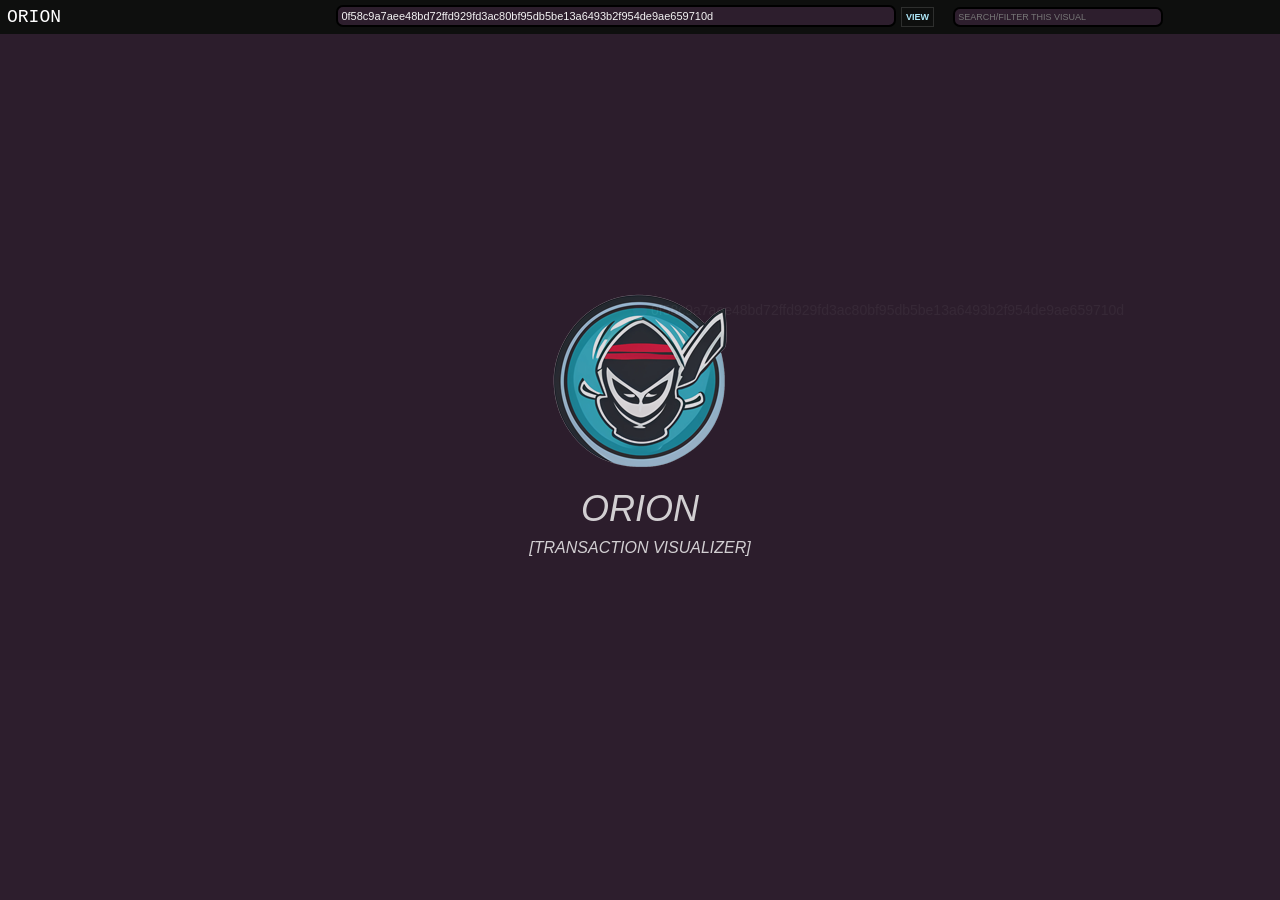
<file: public/orion.html>
<!DOCTYPE html>
<html>
<head>
<title>ORION TX VISUALIZER</title>
<script src="../src/sigma.core.js"></script>
<script src="../src/conrad.js"></script>
<script src="../src/utils/sigma.utils.js"></script>
<script src="../src/utils/sigma.polyfills.js"></script>
<script src="../src/sigma.settings.js"></script>
<script src="../src/classes/sigma.classes.dispatcher.js"></script>
<script src="../src/classes/sigma.classes.configurable.js"></script>
<script src="../src/classes/sigma.classes.graph.js"></script>
<script src="../src/classes/sigma.classes.camera.js"></script>
<script src="../src/classes/sigma.classes.quad.js"></script>
<script src="../src/classes/sigma.classes.edgequad.js"></script>
<script src="../src/captors/sigma.captors.mouse.js"></script>
<script src="../src/captors/sigma.captors.touch.js"></script>
<script src="../src/renderers/sigma.renderers.canvas.js"></script>
<script src="../src/renderers/sigma.renderers.webgl.js"></script>
<script src="../src/renderers/sigma.renderers.svg.js"></script>
<script src="../src/renderers/sigma.renderers.def.js"></script>
<script src="../src/renderers/webgl/sigma.webgl.nodes.def.js"></script>
<script src="../src/renderers/webgl/sigma.webgl.nodes.fast.js"></script>
<script src="../src/renderers/webgl/sigma.webgl.edges.def.js"></script>
<script src="../src/renderers/webgl/sigma.webgl.edges.fast.js"></script>
<script src="../src/renderers/webgl/sigma.webgl.edges.arrow.js"></script>
<script src="../src/renderers/canvas/sigma.canvas.labels.def.js"></script>
<script src="../src/renderers/canvas/sigma.canvas.hovers.def.js"></script>
<script src="../src/renderers/canvas/sigma.canvas.nodes.def.js"></script>
<script src="../src/renderers/canvas/sigma.canvas.edges.def.js"></script>
<script src="../src/renderers/canvas/sigma.canvas.edges.curve.js"></script>
<script src="../src/renderers/canvas/sigma.canvas.edges.arrow.js"></script>
<script src="../src/renderers/canvas/sigma.canvas.edges.curvedArrow.js"></script>
<script src="../src/renderers/canvas/sigma.canvas.edgehovers.def.js"></script>
<script src="../src/renderers/canvas/sigma.canvas.edgehovers.curve.js"></script>
<script src="../src/renderers/canvas/sigma.canvas.edgehovers.arrow.js"></script>
<script src="../src/renderers/canvas/sigma.canvas.edgehovers.curvedArrow.js"></script>
<script src="../src/renderers/canvas/sigma.canvas.extremities.def.js"></script>
<script src="../src/renderers/svg/sigma.svg.utils.js"></script>
<script src="../src/renderers/svg/sigma.svg.nodes.def.js"></script>
<script src="../src/renderers/svg/sigma.svg.edges.def.js"></script>
<script src="../src/renderers/svg/sigma.svg.edges.curve.js"></script>
<script src="../src/renderers/svg/sigma.svg.labels.def.js"></script>
<script src="../src/renderers/svg/sigma.svg.hovers.def.js"></script>
<script src="../src/middlewares/sigma.middlewares.rescale.js"></script>
<script src="../src/middlewares/sigma.middlewares.copy.js"></script>
<script src="../src/misc/sigma.misc.animation.js"></script>
<script src="../src/misc/sigma.misc.bindEvents.js"></script>
<script src="../src/misc/sigma.misc.bindDOMEvents.js"></script>
<script src="../src/misc/sigma.misc.drawHovers.js"></script>
<script src="../plugins/sigma.plugins.neighborhoods/sigma.plugins.neighborhoods.js"></script>
<script src="../plugins/sigma.plugins.dragNodes/sigma.plugins.dragNodes.js"></script>
<script src="../plugins/sigma.layout.forceAtlas2/supervisor.js"></script>
<script src="../plugins/sigma.layout.forceAtlas2/worker.js"></script>
<script src="lib/jquery-2.1.1.min.js"></script>
<style>
    html,body{
        font-family: "Calibri", "Arial", "sans-serif";
		background-color: #2e1f2e;
		margin: 0px;
		padding: 0px;
		overflow: hidden;
		height: 100%;
    }
    #graph-container {
      top: -50px;
      bottom: 0;
      left: 0;
      right: 0;
      height: 720px;
      position: relative;
      background-color: #2d1e2d;
    }
    .sigma-edge {
      stroke: #57b6f2;
    }
    .sigma-node {
      stroke: #14191C;
      stroke-width: 2px;
    }
	.sigma-nodetx {
      fill: #009988;
      stroke: #14191C;
      stroke-width: 2px;
    }
	.sigma-label{
		fill: #f3f3f3;
	}
    .sigma-node:hover {
      fill: blue;
    }
    .muted {
      fill-opacity: 0.1;
      stroke-opacity: 0.1;
	  stroke: #ccc;
    }
    .channels{
        padding: 5px;
        background-color: darkslateblue;
        color: aliceblue;
        border-radius: 8px;
        border: 1px solid #000039;
        margin: 3px;
    }
    .nodeAlias{
        padding: 5px;
        background-color: white;
        color: #111111;
        border-radius: 8px;
        border: 1px solid #fff;
        margin: 3px;
    }
	.my-face{
    width: 70px;
    height: 70px;
    background: #1a0933;
    border-radius: 50% 50%50% 4%;
    transform: rotate(-46deg);
}
.alien-wrapper{
    display: inline-block;
    margin-bottom: 11px;
	position: relative;
	margin: auto;
	margin-bottom: 10px;
}
.eye{
    width: 20px;
    height: 20px;
    background-color: #57b6f2;
    position: absolute;
    top: 28px;
    left: 8px;
    border-top-left-radius: 100%;
    border-bottom-right-radius: 100%;
    transform: rotate(85deg);
}
.eye-2 {
    width: 20px;
    height: 20px;
    background-color: #57b6f2;
    position: absolute;
    top: 28px;
    border-top-left-radius: 100%;
    border-bottom-right-radius: 100%;
    transform: rotate(0deg);
    right:8px;
}
	input{
		background-color: #2d1e2d;
		color: #f3f3f3;
		border: 2px solid #000;
		border-radius: 7px;
	}
    h4{
        margin: -5px;
    }
    #searchOutput{
        position: absolute;
        right: 4px;
        top:50px;
        text-align: right;
		z-index: 10;
    }
    #splash{
		width: 100%;
		height: 1000px;
		background-color: #2e1f2e;
		color: #f2f2f2;
		font-size: 36px;
		display: block;
		position: fixed;
		top: 0px;
	}
	#container{
		display: none;
	}
	#txbar{
		display: inline-block;
		position: absolute; 
		top: 5px;
		left: 26%;
	}
	#navbanner{
		position: fixed;
		top: 0px;
		display: block;
		width: 100%;
		padding: 7px;
		background-color: #0e0f0e;
		color: #fff;
	}
  </style>
</head>

<body>
<div id="splash"><center><br><br><br><br><br><br><br><div class="alien-wrapper position-relative">
            <img src="logo.png"/>
            
        </div><br><em>ORION</em><br><span style="position:relative; top: -10px; font-size:16px;"><em>[TRANSACTION VISUALIZER]</em></span></center></div>
<div id="container"> 
<div id="graph-container"></div>  
</div>

<div id="searchOutput"></div>
<div id="navbanner"><span style="color: #fff; font-family: 'Courier New','Times New Roman',serif; font-size: 18px; cursor: pointer;" onclick="window.location.replace('../../');">ORION</span><div id="txbar"><input type="text" id="txQuery" placeholder="TRANSACTION ID" style="padding: 3px; font-size: 11px; width: 550px;"> <button onclick="explore();" style="padding: 4px; font-weight: bold; font-size: 9px; background-color: #0e0f0e; color: #AEE7F8; border: 1px solid #2e2f2e; cursor: pointer;">VIEW</button>&nbsp;<input type="text" placeholder="SEARCH/FILTER THIS VISUAL" style="padding: 3px; font-size: 9px; margin-left: 15px; width:200px;" onkeyup="return nodeSearch();" id="search"></div></div>

<script>
function explore(){
	var txInput = $("#txQuery").val();
	
	if(txInput.length==64){
		//txid
		var url = "../public/orion.html?q="+txInput;
	} else {
		//address
		var url = "../public/address.html?q="+txInput;
	}
	
	window.location.replace(url);
}

window.onload = function(){

	knownAddresses = [
		{"address":"bc1qm34lsc65zpw79lxes69zkqmk6ee3ewf0j77s3h","label":"Binance Hot Wallet"},
		{"address":"325gSHHe7UGvzEc9kGx43VqPboXUVwa26i","label":"FTX Hot Wallet"},
		{"address":"bc1q9d4ywgfnd8h43da5tpcxcn6ajv590cg6d3tg6axemvljvt2k76zs50tv4q","label":"Luna Foundation Guard"},
		{"address":"18saWjMCchDTGWunefuDJSWNdz4p6KtfBL","label":"Coinbase Cold Wallet"},
		{"address":"13nwifHUz5ZfHuQhk5ETJ4BhmqbuQdvTFp","label":"Coinbase Cold Wallet"},
		{"address":"1PL2cmmMLmGGDtqaSZJY8DR1iKJaziEPJv","label":"Coinbase Cold Wallet"},
		{"address":"1Dt4Q2ofKUtHwvjN45tAUfikNBfJrDERcZ","label":"Coinbase Cold Wallet"},
		{"address":"3CP62cZgAgx4yAHnxNFCqT17LJERhVwz4C","label":"CashApp Hot Wallet"},
		{"address":"1Kr6QSydW9bFQG1mXiPNNu6WpJGmUa9i1g","label":"Bitfinex Hot Wallet"},
		{"address":"37biYvTEcBVMoR1NGkPTGvHUuLTrzcLpiv","label":"Bitvavo Hot Wallet"},
		{"address":"38MfJkxPkpwsZxkyfESwjdaKBdXrV8DpWr","label":"Coinbase Hot Wallet"},
		{"address":"38XnPvu9PmonFU9WouPXUjYbW91wa5MerL","label":"Coinbene Hot Wallet"},
		{"address":"1BKN5obhkdoequshHnn96zZvFi3wCEdfiC","label":"Houbi Hot Wallet"},
		{"address":"1VERF5rDyVoS4mPCbK68vSGpVo95cAXRm","label":"Gemini Hot Wallet"},
		{"address":"143gLvWYUojXaWZRrxquRKpVNTkhmr415B","label":"Houbi Hot Wallet"},
		{"address":"bc1qprdf80adfz7aekh5nejjfrp3jksc8r929svpxk","label":"Robinhood Hot Wallet"},
		{"address":"175W8Shwohvct5FqexygeAfZ5fQw6YfjBb","label":"Binance CJ Wallet"},
		{"address":"16D3ccg8dGhfMiyzqAfgBPcTWtU5kQ84ym","label":"Binance CJ Wallet"},
		{"address":"1NgzvomjEyj2qk1F4p9yVt5CxKhaLLd4V9","label":"Bybit"},
		{"address":"1GrwDkr33gT6LuumniYjKEGjTLhsL5kmqC","label":"Bybit Hot Wallet"},
		{"address":"1QFsAZb9puEnhxVB83evJAh6sw1x87LeW1","label":"Uphold"},
		{"address":"198aH8WvanRkbQvB4HQuz68Mq3gyACcDQx","label":"Uphold"},
		{"address":"bc1quhruqrghgcca950rvhtrg7cpd7u8k6svpzgzmrjy8xyukacl5lkq0r8l2d","label":"OKX"},
		{"address":"bc1q7cyrfmck2ffu2ud3rn5l5a8yv6f0chkp0zpemf","label":"Crypto.com"},
		{"address":"bc1qwqdg6squsna38e46795at95yu9atm8azzmyvckulcc7kytlcckxswvvzej","label":"BitFlyer"},
		{"address":"3JSdUu1ivm3rqMvuCTAdAj6Dc2hdVhHiEe","label":"TotalCoin Exchange"},
		{"address":"1GQdrgqAbkeEPUef1UpiTc4X1mUHMcyuGW","label":"Binance"},
		{"address":"bc1q0qlagnl53xz6g7fl8tapwa0zt9u2nztx0tpyp3","label":"Kraken"},
		{"address":"3E2adcep2NRRpriLnWn1AvW3AHKqBx2mMr","label":"Kraken"},
		{"address":"3KTQYXvjteNoMECi62JYuqXobYQpcHjoVs","label":"Kraken"},
		{"address":"bc1q8yja3gw33ngd8aunmfr4hj820adc9nlsv0syvz","label":"Kucoin"},
		{"address":"1HiXa8YkzaSnxAHN9YBjHDrVWrDhaFGtB1","label":"ViaBTC"},
		{"address":"31rfNmts4ucjRy9CXH343rCY8J3WSfDQ73","label":"BitMex Hot Wallet"},
		{"address":"3QiETomgUhPu573ZvhXbdofq7y5ocNS1ie","label":"BitMex Hot Wallet"},
		{"address":"3JjPf13Rd8g6WAyvg8yiPnrsdjJt1NP4FC","label":"BitMex Hot Wallet"},
		{"address":"1EEqRvnS7XqMoXDcaGL7bLS3hzZi1qUZm1","label":"HitBTC Hot Wallet"},
		{"address":"13oX1mA6zggC5Y5LPVf9YDeykNa4sar7wZ","label":"Binance Hot Wallet"},
		{"address":"1MdEuAh1ii5GCfX2unT76CmREfPFB6cca4","label":"Binance"},
		{"address":"3F73gRxog7wLmsmhXUBnFKbQa1TtSGqaYG","label":"Binance"},
		{"address":"3HVLXgm11E4dAbjR3cDYMqDpMdjqtPiqDE","label":"Binance"},
		{"address":"3BSGX8yTdD7v7PTzYFDWRAEAgHLVVUffRZ","label":"Binance"},
		{"address":"37JnwcTrBuLhytSYTscFUB4UnCEMPbvfXX","label":"Binance"},
		{"address":"bc1qqfpqqy6h4xgmy4ucrugpah4q2x6qpwu9yrn5qu","label":"Binance"},
		{"address":"1F3Ui6SEo4i6qDGK79p9n22J4idUcom7JG","label":"ByBit"},
		{"address":"1JZAzU9bknNPoSL6PXUZfs2o367FcTEgoC","label":"Huobi"},
		{"address":"1EwyRYQrYbYGTVVHLQX44vrzagbHHMGYkn","label":"Huobi"},
		{"address":"bc1qlqy2py5fryr64m7f6djv0sf8d5j7pchf70vzap","label":"Huobi"},
		{"address":"bc1qng0keqn7cq6p8qdt4rjnzdxrygnzq7nd0pju8q","label":"Huobi"},
		{"address":"16Uz37Q6TfvK2UFTgamn3dyRjnP2Wtf4p2","label":"Cumberland Mining"},
		{"address":"bc1q8s3h3vw5xufdas890q29lpuca56r0ezqar0mvs","label":"Cumberland Mining"},
		{"address":"3PQstJuScWBgP1QAaxbCTpuzrYkG73dZi4","label":"BitFlyer"},
		{"address":"3JcWcMPtxGaCuhKeucTMe1V865t7UhrNnT","label":"OKX"},
		{"address":"3NeGJChsjbEn3j7PXXHXyXfqQKmyFyyxup","label":"Kucoin"},
		{"address":"bc1qw8wrek2m7nlqldll66ajnwr9mh64syvkt67zlu","label":"Kraken"},
		{"address":"16GnRigCNf6eEJJ8F1sT8ttzpS5RdS1gSS","label":"Binance"},
		{"address":"1EKYhyU4hK7vt76J71Vow6QjX7R5gn4Rk8","label":"Binance"},
		{"address":"1KE2ahPUPTCGyKSs2GUucoU8E4yoriKYsB","label":"Binance"},
		{"address":"12bjYoRBE8MNsGjYBg6SfqvPtZSE85h9XK","label":"Binance"},
		{"address":"bc1qspp5aahnp20mfvk4w3e774f5sgqzsqvcnd9k8f","label":"Binance"},
		{"address":"14VKrFTjDTAUcGb6fz58tbPdCLS7uiTsxm","label":"Uphold"},
		{"address":"16EFGkAsqgH8nbU8TJKNV8gSNSrgBSe5Nw","label":"Uphold"},
		{"address":"3JodN7GmkHdPgKj9G7HCkn9NDLhrcWCjVN","label":"Coinspaid"},
		{"address":"1Ez2PGrQgkrGnCiJyWSQ56GdsYRWcEqegr","label":"ByBit"},
		{"address":"1HckjUpRGcrrRAtFaaCAUaGjsPx9oYmLaZ","label":"Huobi"},
		{"address":"1Gn55YUDJaWC2boJNx688u2v9iS9a8umL","label":"Binance"},
		{"address":"34HVDP9RFA9MpopGQ4TutLLVMFhhJFM9AX","label":"OKX"},
		{"address":"18DowXoMUQT5EU8zPTDTrq4hrwmi8ddCcc","label":"SwissBorg"},
		{"address":"bc1qc8ee9860cdnkyej0ag5hf49pcx7uvz89lkwpr9","label":"SwissBorg"},
		{"address":"bc1q8pmuc2v0cku2ty0rfxp2jyvrhv6lpsjzq9y6s8","label":"HitBTC"},
		{"address":"bc1q0zgt8lfgc5p8gz4rg76jkugj0duqtlfdps8zfv","label":"HitBTC"},
		{"address":"3JjPf13Rd8g6WAyvg8yiPnrsdjJt1NP4FC","label":"HitBTC"},
		{"address":"1DcKsGnjpD38bfj6RMxz945YwohZUTVLby","label":"HitBTC"},
		{"address":"bc1qwndtqm586uvs6m6penacgva4en33l9qqwrhdyj","label":"HitBTC"},
		{"address":"bc1qyy30guv6m5ez7ntj0ayr08u23w3k5s8vg3elmxdzlh8a3xskupyqn2lp5w","label":"BitFlyer"},
		{"address":"bc1qzjeg3h996kw24zrg69nge97fw8jc4v7v7yznftzk06j3429t52vse9tkp9","label":"BitFlyer"},
		{"address":"bc1qdl753ur9ucwa3cgfrud2nqvu7k69dykk3cwwx6g64a5szn3xw92sp8mc7a","label":"BitFlyer"},
		{"address":"bc1qns9f7yfx3ry9lj6yz7c9er0vwa0ye2eklpzqfw","label":"Fixed Float Exchange"},
		{"address":"bc1quq29mutxkgxmjfdr7ayj3zd9ad0ld5mrhh89l2","label":"Gemini Exchange"},
		{"address":"17QyR2ixNj1AgpD5ZuXubvSJ3gPPQVcsvp","label":"Binance"},
		{"address":"3MCMZjWAMdGqAhi1iF1oyiiE2jY5yBAYzV","label":"Kraken Exchange"},
		{"address":"3G519GSgpvBWkmssSv8DLm4gpZbQL6w482","label":"Crypto.com Exchange"},
		{"address":"15LeGqJMnZCTzLt82qZrvgv6TnQfrWoXqb","label":"Coincheck"},
		{"address":"3LuWimm9YW1qGqVE2GavGdBZ4VT59jdZzi","label":"Kraken"},
		{"address":"18sbD6SYrMYEVMSFsiMYMjuKRFBc8DoHPj","label":"Binance"},
		{"address":"3KuR8ebGjUjPd1KAYSjQ83vyWC8A6L3HKM","label":"Coinbase"},
		{"address":"3FLeScoroBKwsJxRpxNQ9DJyXkkR4AGgKj","label":"Kucoin"},
		{"address":"3FucgBReCnaJ7pnhDSYrvsqttZMQhUnqtj","label":"Bitfinex"},
		{"address":"3AVDWH1TYcrppdme6h2sGT8RGucNt3wivd","label":"BitFlyer"},
		{"address":"3JYYfHN9moSqfS6s52b2Bd25ZGhhoXji9F","label":"Bitfinex"},
		{"address":"1GPRueEBA6x3VkGse6F2Z9Sq3ZzvHvFUWL","label":"Gemini"},
		{"address":"1DijvTLrq7sH5VCHHopGRX3LDx5d7u1v2p","label":"Bybit"},
		{"address":"18XWQM4cUj81iJdMCpcZQgLkXzrgSAcwY3","label":"Huobi"},
		{"address":"3EaWcuNXQrW2JTGy5Cotm4pftovW8UfR2o","label":"Binance"},
		{"address":"bc1qnsupj8eqya02nm8v6tmk93zslu2e2z8chlmcej","label":"Coincheck"},
		{"address":"bc1qsw55gkezdyssgy6jg5fuxd6upmrc5r59llefly","label":"Coincheck"},
		{"address":"3LCGsSmfr24demGvriN4e3ft8wEcDuHFqh","label":"Coincheck Multisig"},
		{"address":"1H1YS6GyCPyA5Q6rmx58UzmeeDd3wXuFpN","label":"Poloniex"},
		{"address":"11FfmCYyg34pq9CMQHtcKXfZ7TAMLqfbw","label":"Huobi"},
		{"address":"1P7iuRDG9d9TQN4kDL3PTQnyEcMbiULqao","label":"Huobi"},
		{"address":"3DtBvZJQfMg1YAZi3mBs9xEjW2Racqn13k","label":"OKX"},
		{"address":"1L15W6b9vkxV81xW5HDtmMBycrdiettHEL","label":"Huobi"},
		{"address":"171UsY7qXj5W5BCFE28oZMB8xZx7TMjzeH","label":"Binance"},
		{"address":"3QKCocNhzAgtgFLsD5qUZcG6e4TkfRf421","label":"Coinbase"},
		{"address":"35D2tNKFmqiVrvXan6tdxgatZoCBimASmZ","label":"OKX"},
		{"address":"3CRX6fqyVhvu8NK92bphzHEdbzrVLTzj7W","label":"OKX"},
		{"address":"bc1qvx4ara9g7jfcucz7s3k43wk6hma363l0e54vdd","label":"Coincheck"},
		{"address":"18wqJJ9BFpeUf6pt1m81fac4e7brQRPfqL","label":"Bitstamp"},
		{"address":"1Bu9axpcouiraWVAnyYEGmxqZ3TZHf4rsd","label":"Binance"},
		{"address":"1E3FH5wQpFXWjYqV76ejM1L1dmL97aUGtq","label":"ByBit"},
		{"address":"35quUe8cBko5SeMjE3nGvEPKphHy8Xge8d","label":"OKX Multisig"},
		{"address":"bc1pd4tq6cd4xma8x8mpkjcejygd9ls4uhcjvkvpm06lrtsjwgj7deyszmpt56","label":"OKX Taproot"},
		{"address":"bc1pjrw57t2dj778rlyk9520mjw9rxhss7xekmvt7h7pte89vg3pjpms2ckmz5","label":"OKX Taproot"},
		{"address":"bc1qj2me4u9zeuzw7965c7y8wgff92z2u9xz88asqq","label":"Gemini"},
		{"address":"bc1qwfgdjyy95aay2686fn74h6a4nu9eev6np7q4fn204dkj3274frlqrskvx0","label":"Luno"},
		{"address":"13XCju3nCLHbSvpMjSadDSsW82MWJTSJT5", "label":"Gemini Hot Wallet"},
	    {"address":"1CAhFPhKkTLWLinCcXNDHNjPDwikwatktx", "label":"Coinbase"},
	    {"address":"1JwynZ5ZMsCq8UxruoeYdCkFPUG772bwvA", "label":"Coinbase"},
	    {"address":"bc1qngh6x2r72mp4nh88l083au728z7me0plytwfj7", "label":"Bitbank"},
	    {"address":"1NDyJtNTjmwk5xPNhjgAMu4HDHigtobu1s", "label":"Binance"},
	    {"address":"14bS232tBNqRHi444uQpbnWE8WF8wgtGHA", "label":"Coinbase"},
	    {"address":"18CKYsmUkdP6Pm3qnrArDWt94695MvFjeh", "label":"Binance"},
	    {"address":"1EwyRYQrYbYGTVVHLQX44vrzagbHHMGYkn", "label":"Binance"},
	    {"address":"32HNmA5CvMCKPQAg9WnEGbAUmKwBF9RzVs", "label":"Coinbase"},
	    {"address":"1EJ3BsTUHN2coEtfJkSGwqQHyugJShgRDa", "label":"Binance"},
	    {"address":"169n7nU8HQZ8bNUkGNSjJyXgyykrBMBjuv", "label":"Sygnia"},
	    {"address":"151iV2t5K6Ma4JyeLNCw8AGMcMfVvLHLUK", "label":"Sygnia"},
	    {"address":"13hiXiiiPAsRzSXMoaYEzafWJ9Abaj1qCa", "label":"Sygnia"},
	    {"address":"3MpQGdJ2pvqVKnBK2ST5kdBtDH59cjCcrN", "label":"Binance"},
	    {"address":"1EW4y4HcgFXMfjef1oD6TBJQK5pPWa8TWu", "label":"Binance"},
	    {"address":"19ojPYbMQ4fEtmChTx4fjE6KRyM7y9L9kW", "label":"Binance"},
	    {"address":"3QL9aGbBa44pWFqXapMd7Mec8q9PNRRkcG", "label":"Binance"},
	    {"address":"3J6z2vvLwDjfhDVVBFpfeFqv5gyx6NA5HQ", "label":"Bitfinex"},
	    {"address":"1MjYGUuaQgfgAh5pFb5eJZ1R5eWUtw8ywQ", "label":"Binance"},
	    {"address":"1Cj2ZZrJ7egjG3pwG5KWsJipMw2MJAkUEZ", "label":"Binance"},
	    {"address":"1EuAZngYbYe3cYEHb1B6PNNYma4HPQeVCN", "label":"Binance"},
	    {"address":"12XY5VoqbggTFywXSK8kkthpeVkAaPvr3Y", "label":"coinspot.com.au"},
	    {"address":"1KJ1cfqJpVg7Ns1cnyn9qFxCHy1FA42k9y", "label":"Binance"},
	    {"address":"1ESHVJB4jdrVcmtBsS4HYVD5daidabCtDS", "label":"Binance"},
	    {"address":"1K22gEa9kqaCxTSDHQjkrf9Mvd6EB7Ff2A", "label":"Binance"},
	    {"address":"bc1qpnk0shp4jetalmamxcy6vvmrvhhamswmhprlcx", "label":"Bitbank"},
	    {"address":"bc1qm9dpm35mmfy2gnuvlx3zaew8psc9frr8vu7eyl", "label":"Bitbank"},
	    {"address":"18ViDpqDDi3eh4HJpFgrPWeJQvctwqFZmL", "label":"Binance"},
	    {"address":"19jsBwcHuwfrPkoTepdosUsxXBnubYwLAE", "label":"Binance"},
	    {"address":"1bASr2AiWdiWxzDQg3vHWRqwgovHECkGq", "label":"Binance"},
	    {"address":"1KDM3vtx1X5aJLZQi7j6qjC6qxu4PrShnw", "label":"Binance"},
	    {"address":"16AhJPQwo5NgpcHbyQA2f7BqWVjePN6nAq", "label":"Binance"},
	    {"address":"3N57VArMayasfgbQYJZwgGfFVeG4ExfcgX", "label":"Binance"},
	    {"address":"12cgpFdJViXbwHbhrA3TuW1EGnL25Zqc3P", "label":"Poloniex"},
	    {"address":"bc1qgnerwnztlz7ne4seq0rdencmavl8xnm9ruuacf", "label":"Bitbank"},
	    {"address":"bc1qrt4lhky8y4vc3a8qh9tkml8dhlr66unscslpjf", "label":"Bitbank"},
	    {"address":"bc1q8h67dytup75uurg9jpj32mtudrauraf2fd7lnp", "label":"Bitbank"},
	    {"address":"1Ch94XiYBkGDC86umdtnqUwnWexywVNytr", "label":"Coinbase"},
	    {"address":"1LZTNvdnxQqnAZGHFi9iySdaoHeqKaMaBX", "label":"Binance"},
	    {"address":"bc1qts0fcvm5wpcxp8kjvy9rwnh2s4lyylngnnn3sj", "label":"Bitbank"},
	    {"address":"3HAmBUqKTgxS6VuECrkFCAGtUSSyLa6uqr", "label":"Coinbase"},
	    {"address":"bc1qcnsqpxzvp950anplv5uklz7rh83mkun64red4n", "label":"Coinbase"},
	    {"address":"bc1qapfu6545cd6flv3hsxhkn0pkku8ac3kf4qtp3d", "label":"Coinbase"},
	    {"address":"1HhGruo7nrMgnwkqWsgt1VePC8rji3aC5", "label":"Binance"},
	    {"address":"bc1qxv9vek0xts9ktv0l06a6stsx404cps9n4dsew8", "label":"Bitbank"},
	    {"address":"bc1qdl753ur9ucwa3cgfrud2nqvu7k69dykk3cwwx6g64a5szn3xw92sp8mc7a", "label":"Bitflyer"},
	    {"address":"1BmMu1wgWcU2MpxeEKGnW9Tmo1cXxQrXsc", "label":"Binance"},
	    {"address":"1G1jEHMCJi9Vw48qfFfsxcmnZAZwMV7SGi", "label":"Huobi"},
	    {"address":"bc1qj4anmqm2qm9y39yn2lsyj287g8kqev7e54rnwc", "label":"Binance"},
	    {"address":"3AHyLgAtNzxTcgR1YAZ253oMNNgTRqAJXc", "label":"Coinbase"},
	    {"address":"1GQdrgqAbkeEPUef1UpiTc4X1mUHMcyuGW", "label":"coinspot.com.au"},
	    {"address":"16CJPe1egLxKZkXHPUvNxvVpGvL2anypEV", "label":"Coinbase"},
	    {"address":"1FzWLkAahHooV3kzTgyx6qsswXJ6sCXkSR", "label":"Coinbase"},
	    {"address":"1K7kQPkCTEofJmqxqvfxMpB8Ng249PRMJD", "label":"Binance"},
	    {"address":"1MRrzNrhkAw8mPgzyKCYN8vRLv97oVMSJp", "label":"Binance"},
	    {"address":"196DSQVniU6uoWRhRXuTVSbkhS5zsg9rJ1", "label":"Binance"},
	    {"address":"39XpoaixBAbUZzaq7g73tmvogBw6rGv8JP", "label":"Binance"},
	    {"address":"bc1qm9vv9nuwfevdyrdqve7kd3nlkfrxp9zpvr4r2u", "label":"Coinbase"},
	    {"address":"1ABN1jMhCEwN8bWKsrcSHGLLEnfWdLHw51", "label":"Binance"},
	    {"address":"13kijMPug9E9YVRSVXZutH7h9m8rNgbxmY", "label":"Coinbase"},
	    {"address":"bc1qwzyqzpxjnxygpmhymrwsun2z0z0tmuqj9agfnj", "label":"Bitstamp"},
	    {"address":"19grfJLAnBDAMhGWkeHuqPcd4DwvGLt9W6", "label":"Bitstamp"},
	    {"address":"bc1qstpzhd7ydxd8qx007yyazgahww3zju6s7y4ere", "label":"Bitbank"},
	    {"address":"1dcqA147kuA963sBahjMpnopYbBCak3G1", "label":"Sygnia"},
	    {"address":"1NgeFPHVPDmjws9G3P23h6A8r2cviveLjc", "label":"Sygnia"},
	    {"address":"18v4ZAk1s9eH63EP8ZLhAW1V8cDs9bird8", "label":"Sygnia"},
	    {"address":"1CHVToCiqeyvq8oLnGzWmZxiBfoEfV4xjA", "label":"Binance"},
	    {"address":"1Pq4szSxhzFP8eYLvez5TsMDpDu3yK8YvS", "label":"Binance"},
	    {"address":"1EEqRvnS7XqMoXDcaGL7bLS3hzZi1qUZm1", "label":"hitbtc"},
	    {"address":"35UNmoRCafgXSpNL7y5U19GK67sbquPysA", "label":"Xapo"},
	    {"address":"bc1qx56mw6nez7v7qf9cvwem6qqhe4rde44utcx8qr", "label":"Bitbank"},
	    {"address":"bc1qx65xcxz6dfsge2g4eaerercslh83y66wrpm79r", "label":"Kucoin"},
	    {"address":"14ditsbMJJaXdGLkcBX5xMc9RNR7sB9frK", "label":"Binance"},
	    {"address":"1Fq2zEzWqRPWCwHs1RnvUcx8pGYFcjdLtB", "label":"Binance"},
	    {"address":"13537hYBF6NL576mK3GC55gjoE4T9i5ejY", "label":"Sygnia"},
	    {"address":"3MfN7oWJ8VxpnvQCdX8QeSNFGSarEnrEi3", "label":"Coinbase"},
	    {"address":"3QijWCa2pviS1BBW8LyEfG2jj6rdewhYEQ", "label":"Bitstamp"},
	    {"address":"37t28ne1pc9ngDyQSsSH76VvN1w1tjQLmi", "label":"Binance"},
	    {"address":"17vyAF8XpVLnnwDVgvKQTvrXNmntsNk1u1", "label":"Binance"},
	    {"address":"1LadceLsgXfjVTEJ4CR6sp6DKyD47nX4ys", "label":"Binance"},
	    {"address":"bc1qeskrez68qp79kjvmx5zlw32s3y9l4dscsnevsf", "label":"OKEX"},
	    {"address":"388AFANNKigkn3fHJ47hHDPcKJQ262L7WD", "label":"Coinbase"},
	    {"address":"1N52wHoVR79PMDishab2XmRHsbekCdGquK", "label":"Bittrex"},
	    {"address":"1C4mRrnxJcovWxEDQD28UEAYUpAfZbJbwE", "label":"Binance"},
	    {"address":"1PkY27GSZZYhF2AjRXpBVGoDJMzqHnwZsx", "label":"Binance"},
	    {"address":"16cCbDwh2fzowTUEXumYtaac49uXBZL6b8", "label":"Binance"},
	    {"address":"1484AP5VeyTCkAq4xKqYJfgBRtk3k69R8T", "label":"Binance"},
	    {"address":"1Hz3HDBW5xxig7YYkgfhoET3726QQ1zC5B", "label":"Coinbase"},
	    {"address":"1HXjgPcs4RGTAq5hEqvr1on8KsRfrvY7oj", "label":"Binance"},
	    {"address":"37biYvTEcBVMoR1NGkPTGvHUuLTrzcLpiv", "label":"Coinbase"},
	    {"address":"12qA97T8hsDgvVoRCXGZifd9PCraqvd2DW", "label":"Coinbase"},
	    {"address":"355gubKZeMnn9aF3pVP95rzj3uTDxwXyXr", "label":"Xapo"},
	    {"address":"3NSAY3HF6Afd4KyEoYUiQdkJFLfr4E7ubj", "label":"Xapo"},
	    {"address":"345j2JWoSaDTwDAB14quFHjovgmkY8mFRh", "label":"Bitfinex"},
	    {"address":"3LtpFPpQhE4pc9MbaDsVqZNat2GeFUKCix", "label":"Coinbase"},
	    {"address":"bc1qyy30guv6m5ez7ntj0ayr08u23w3k5s8vg3elmxdzlh8a3xskupyqn2lp5w", "label":"Bitflyer"},
	    {"address":"3JU5FrPAEkrm747x1fABGfiFHpi3mi3xwV", "label":"bitcointoyou.com"},
	    {"address":"1CLD2FcX415C6RQ72hatWFKCSXz7EMoXLJ", "label":"Binance"},
	    {"address":"1DrDKXBxU5BbM9SW3vogGMCqtoxDP3JE6P", "label":"Binance"},
	    {"address":"13wLLpT5yWRvguvesbPSqbMyZLE3zerzJj", "label":"Binance"},
	    {"address":"15CHV1sStrWitEvhchBmJbES939m8wtNbC", "label":"Binance"},
	    {"address":"1HCwqXb3fDFGpyrj6wPjgTM78yx7HTvyNQ", "label":"Binance"},
	    {"address":"12o9a7mhYjAKJBi2wddwmmqNrtj8AipJEr", "label":"Binance"},
	    {"address":"1HhjscN3qWCLgpbVLD2DNLhtCQqZmVkcjz", "label":"Binance"},
	    {"address":"1Ahf8iiUq4KmmcSiH8tj1Dodj2NGsYbNhn", "label":"Bitstamp"},
	    {"address":"1BALiyq5wQcPUrHkhWUdxoxLV4bFV7VUcf", "label":"Binance"},
	    {"address":"bc1qa56lzf7d05ttur003zmuzwrgl3x0qau5zm2qzn", "label":"Coinbase"},
	    {"address":"3LRHZZmHrQWtnYag6HjMBWejXEuAEGo9rR", "label":"Bitstamp"},
	    {"address":"1PXodYHkbsx4SnvdEDinbjNR8sjRJJJec4", "label":"Binance"},
	    {"address":"1MYVcPwcJJEXMihEa9Cnx1eBAmps9ycaiJ", "label":"Binance"},
	    {"address":"14EoLRbxZSoLCE9wEZoytubkhpod3QdQru", "label":"Huobi"},
	    {"address":"15Bmy5F1YHbe48e69r7CTzUtpuLUJ2DcTf", "label":"Binance"},
	    {"address":"17A16QmavnUfCW11DAApiJxp7ARnxN5pGX", "label":"Poloniex"},
	    {"address":"1T81VgGqHcKWQCvuLz2Brhy7qE3iLTPLg", "label":"Binance"},
	    {"address":"bc1qvdjq8rd2flvaey2r3n9d5hrrm4p2pulrn242la", "label":"Binance"},
	    {"address":"1Dme7BRfBHi7yFGWCtN5dd9nVD8Xeegvf1", "label":"Coinbase"},
	    {"address":"1Nx6JTSfAubr1WHMHSg3tH9qxxZCeGT2AE", "label":"Binance"},
	    {"address":"1FHF1nP9KWk2srs2Z4B8HbiccWWv3EVPgG", "label":"Binance"},
	    {"address":"1Lsqcv4cg5zUctNi2qwNxMkrv1GeBboSUJ", "label":"Binance"},
	    {"address":"bc1q7cyrfmck2ffu2ud3rn5l5a8yv6f0chkp0zpemf", "label":"cryptocom"},
	    {"address":"13ZdooRL54rNxmV8ehYAXwg3imPB6rBWRk", "label":"Binance"},
	    {"address":"bc1qsw55gkezdyssgy6jg5fuxd6upmrc5r59llefly", "label":"Poloniex"},
	    {"address":"37p3PS1hKqzYhiVswbqN6nxbwyUoTZvf1E", "label":"Coinbase"},
	    {"address":"1NBSAB1xtgN5BUbUJJtoe8ejySzmqwBjHG", "label":"Coinbase"},
	    {"address":"1E8JxpqmPf77FMQvKwky9H6fjLPHM1o9z", "label":"Binance"},
	    {"address":"1A4Xi5VXnr1nd9vSDngRU7H4YJb5ywzTwa", "label":"Binance"},
	    {"address":"1FgcoyS4CDL5EEuevuH4e4eZtobrp2x7zQ", "label":"Bitstamp"},
	    {"address":"1MAoKWqYvzSSCez6dXMUW2awAbKP2dihgL", "label":"Binance"},
	    {"address":"188uh8PdX1dhn4bsnSPqKv7bq3DbGXmaWb", "label":"Coinbase"},
	    {"address":"13JJNe5dQXbydNxjxsLVBgijPa5CaQ7pdU", "label":"Huobi"},
	    {"address":"13E4kKVMhp7QWJm2V4Bxf8KScitfi9UXBG", "label":"Binance"},
	    {"address":"19TNyoWBB2VzXb14YoDFfsoDhu9D74j5RW", "label":"Coinbase"},
	    {"address":"1PAWFoSdJSpi9tkwydp4ZdMJFZ5AdvaWMh", "label":"Binance"},
	    {"address":"1Pq5VN5JiuiZNTBDekssvgNc9U8yym5mtR", "label":"Binance"},
	    {"address":"12rocnZfBCmuwPCdTWTVF5WwGmXQ6xjMeF", "label":"Binance"},
	    {"address":"34Tkif7zjpddTem59LPwzhWRSxgkwXq9n3", "label":"Binance"},
	    {"address":"1EdPKU9CSX51dukrdHYmVwLcGyYomBAEzf", "label":"Binance"},
	    {"address":"37e46yBrFTKD8w5saCgKwzrZRH41qmajuC", "label":"Binance"},
	    {"address":"17BeVFXYk5zuv3bnJrWdX4SiiEGQRV3vBx", "label":"Binance"},
	    {"address":"1GJKqGx79ec2anGhXNXB3vFsKHoRWRaSwa", "label":"Binance"},
	    {"address":"1GCT9ioy8Y673vgNHqDLgn4MGLHxcpAkP7", "label":"Binance"},
	    {"address":"18BAwrTpBW33DsRvZUtvfZhNvQCidHNCwJ", "label":"Binance"},
	    {"address":"1NKc86Ga8PyBfW546sMLjXzkhYamoLuL6j", "label":"Binance"},
	    {"address":"3LaLdAZd68yeW8AGFj746y5Zuke6kQL1Gi", "label":"Coinbase"},
	    {"address":"13u1pzpKWfTHZYhuSsCqek52L9QCQrCfQ8", "label":"Coinbase"},
	    {"address":"bc1qzjeg3h996kw24zrg69nge97fw8jc4v7v7yznftzk06j3429t52vse9tkp9", "label":"Bitflyer"},
	    {"address":"19RdMnYvaBTBM689Twjk46XQh6z1nSK5yf", "label":"Bitfinex"},
	    {"address":"1XYZJsM6cnyuDMVnfFufb8dzVM7cS5rqd", "label":"Bitflyer"},
	    {"address":"1EgRfQtiDKy74mFxJBFxpKiahkvh9FrnRh", "label":"Binance"},
	    {"address":"16qgJ7A8TQLdSve1CYhuoGhSJKF3wemibd", "label":"Sygnia"},
	    {"address":"18vpRm9gLhjhZVdXcEvVgGsop9JWrjDGSG", "label":"Binance"},
	    {"address":"1Si8M66bqMryqt1m7C5RwKAag4DoZbGK8", "label":"Binance"},
	    {"address":"3Mgm6QrbR4etxQh1Nbkt25PV36VUDt8qba", "label":"Coinbase"},
	    {"address":"1BZGtMiwxncH6pSziuxxW6FpcZPRV3CYnK", "label":"Binance"},
	    {"address":"1N271DVf6QZxo8YBD68w8NETJK6z4YKttk", "label":"Binance"},
	    {"address":"15B47rM6DKNZYMNyT37wqWJWyqqFwpUKNo", "label":"Binance"},
	    {"address":"34DQaTkXuzUuAS4NAdPrcwYuhEcamfWrCJ", "label":"Bitflyer"},
	    {"address":"1A8iLp9R8osPQTAGkvQtWokzJ81fbWBZN3", "label":"Binance"},
	    {"address":"16JYMrosoDHgweKE7GsDCJkfb7ww6PNfNd", "label":"Coinbase"},
	    {"address":"124cZFN68c4JtaG6RVfU18Zsz6PMX4jvbu", "label":"Bitstamp"},
	    {"address":"3PfY3dDnLETwhxYCQi34FjnDVYRVPFGvmG", "label":"Bitstamp"},
	    {"address":"1T1fPTNsd7gDtQEAQJnxWA32v9bDsCrWc", "label":"Binance"},
	    {"address":"19yby2rn6o53fZkPsdVFQ8o2T1SH7pf7Lw", "label":"Binance"},
	    {"address":"3BzW25w1Qg4VcYLswaSz3Chpe1WTogZi7t", "label":"Bitstamp"},
	    {"address":"3MR4cnuxVzSizgq5SnyUQvv9fieyNM9YF7", "label":"Binance"},
	    {"address":"3JjPf13Rd8g6WAyvg8yiPnrsdjJt1NP4FC", "label":"hitbtc"},
	    {"address":"3QjvBu9meuGKADuCdTtRqk21Zjvjz8uwdC", "label":"Huobi"},
	    {"address":"14Q5YzH1Z3yg7gDQdKiAQ6727MhVYdaPfA", "label":"Coinbase"},
	    {"address":"bc1qqxf98drymkq5awwtt685l6463tmtumlrvqfxv2", "label":"Binance"},
	    {"address":"3CSrWoFivDVKdP3peNzfqmGuZdVv7dbjNH", "label":"Binance"},
	    {"address":"3FPZTaJ4dS1gybCPXkURu142yBwWXPBVYn", "label":"Coinbase"},
	    {"address":"1A95xde23RKUZYqYdejTioMWQqYY17L6aQ", "label":"Binance"},
	    {"address":"1PnfBQLpQhTymXoZVf4kGMDYACwoPVNxKX", "label":"Binance"},
	    {"address":"1LCtYaczzKPpW5YPqXzXCh7Nsb7DVFesB", "label":"Binance"},
	    {"address":"1APN8yCVQg7TQpa75E88KZez5A7ryAY9zN", "label":"Binance"},
	    {"address":"1MKoy2TUBqbaywU6H5RCsZjLvosw3kjpSN", "label":"Binance"},
	    {"address":"1FggHs2692e8E26ECZMcxncWuY9VCX7HRo", "label":"Binance"},
	    {"address":"3P3iLyueJTeieFwVWi84n7ZU4H72cAF9SF", "label":"Coinbase"},
	    {"address":"1MWAEwA9LP4wLJGKhAYK6BX4jGsnvQsr8G", "label":"Binance"},
	    {"address":"1KKKeMXbiubqpHT1q5epSnMU55PWn4gnLn", "label":"Binance"},
	    {"address":"3L3DLsouHndbZuL2nLhzh9qMbawyf4Z276", "label":"Binance"},
	    {"address":"bc1qwndtqm586uvs6m6penacgva4en33l9qqwrhdyj", "label":"Hitbtc"},
	    {"address":"1GSrf13eGC2Kp6hYHKuRrVuyRLCpkH9StR", "label":"Binance"},
	    {"address":"14Q4nbuo3ehvaHmbfARxcRU2v7t9EmjY1M", "label":"Binance"},
	    {"address":"1PULCo2W2kE7ct4hocu7aJEpLoM9GkyonP", "label":"Binance"},
	    {"address":"1NK2mN71M5CufpmppXDupRTTGnvRgdi3pD", "label":"Coinbase"},
	    {"address":"39qg4yfs1qvVirkPgVcxC5NC4bhdXqzwdd", "label":"Coinbase"},
	    {"address":"bc1q866sv2stppgtywjejsjj3xsfrsm5e2f5zqwsx9z0qcx9k34f0xlqaslnwr", "label":"Bitflyer"},
	    {"address":"18bPZFAPFnthjtSjtqojZr6GjBJSbYw83h", "label":"Binance"},
	    {"address":"13xC4EyzjN4RrZCb2bWWRP3jL8nayY6utF", "label":"Binance"},
	    {"address":"1KKe5FWiK8hhFXi5KKskrjgsWwrJsrFLiL", "label":"Binance"},
	    {"address":"33p8uyAxpBgXyN9UtMqtVzkYPyhqpHtJpH", "label":"renrenbit"},
	    {"address":"14qHHY1zAALDbaGzZr1xLT6HLdUVpAxF6S", "label":"Coinbase"},
	    {"address":"1PBZnTdpFCs4kBbqfAmN5QvncPkn2D1S7z", "label":"Binance"},
	    {"address":"3GZg67X2Gs9j2cY7V6BYyDZEnE8CPsLxnX", "label":"Bitflyer"},
	    {"address":"132MKFcLmcGS2EVvh6DSnQFhphtgNHa1Yh", "label":"Binance"},
	    {"address":"3QbhMYzY6PUE9vXvcSUG48uWcXU3kNnSuo", "label":"Binance"},
	    {"address":"12LYsftAZiujRpcBy6xCrMYktZxpypsKJ5", "label":"Binance"},
	    {"address":"1BgMnTaNe4gGYrNkoDFKvxYSyoXcMAFsXu", "label":"Huobi"},
	    {"address":"1EYbsndtdvhnkPjiAokAxQQXVwy6QAKGcE", "label":"Huobi"},
	    {"address":"bc1qwqdg6squsna38e46795at95yu9atm8azzmyvckulcc7kytlcckxswvvzej", "label":"Bitflyer"},
	    {"address":"3412pMuNcEvSAbVJXmWmWNjDveVEiymFsH", "label":"Binance"},
	    {"address":"3HKSzjhr24kzryaqMBVXCANraUNNsY9X6h", "label":"Coinbase"},
	    {"address":"1Kb4g4eAtW4G96y8LZR5Xg6H9LyjVHPKBo", "label":"Coinbase"},
	    {"address":"19kED1xbTZN9VTtRbMpn6mayFrCxJokNBU", "label":"Binance"},
	    {"address":"1BSdUMYudBwNaQpzktzQA4Sp8LzVc5mwYK", "label":"Binance"},
	    {"address":"1Mh1qEQxFRLbudS4RYUJcgn4BoEH5exVfW", "label":"Binance"},
	    {"address":"16muPEsXDLDbjue3wqJdyi5M42e7SzpfcD", "label":"Binance"},
	    {"address":"bc1q3kgpr9ym5c3hu8wpgwaz6vudsp5wup8vfc6pk0", "label":"Coinbase"},
	    {"address":"1UKgeZYFK9gF5BxdoJyYqCuwRs2P2nixg", "label":"Bitstamp"},
	    {"address":"1EzCcTzpcaDPGnUUCdZjmfpR1utV2SUZsF", "label":"Coinbase"},
	    {"address":"17ZjtLk9wTdSY6oNKtqUa3XM28ZrZyMTEH", "label":"Binance"},
	    {"address":"39vVY8wPkA1DroK5DBbZgciUkGCQiMS14b", "label":"Binance"},
	    {"address":"32npeLDp9kpabsBXCWY3KWUKYkL2enR5Ee", "label":"Bitstamp"},
	    {"address":"3QeZs88n4Ar9sX1eDGki2jycdFinqaNF5y", "label":"Binance"},
	    {"address":"196AmL3HGk19vJWsgjwRV43uiuMF29aPAs", "label":"Binance"},
	    {"address":"35zBvZd46TjSmPx7aUWo58GxNJ52RDoN74", "label":"Xapo"},
	    {"address":"1MfLpVkX8rYPZ6HrBtdSSAkjZpwEdGrafA", "label":"Coinbase"},
	    {"address":"1BMjmWXy7hnYnJwCY1GYUsL9Ya9WdVZyTW", "label":"btc.top"},
	    {"address":"1CKFronhQGuz43Tb6sW2mNWinX3dtAVUfr", "label":"Binance"},
	    {"address":"1HhJzYkMvskqjYCabVgT9uCS93JpgrXiqi", "label":"Coinbase"},
	    {"address":"1GaB1Rx1VXwWBHXAMjNjKzx9eTD11aLRvM", "label":"Binance"},
	    {"address":"16uMgWyeLLohEjNxr2h5PKshG271Q99F4s", "label":"Binance"},
	    {"address":"1MYDkjxQustmxzSA8v7DKku41XkeCe9Wb6", "label":"Binance"},
	    {"address":"149A3kX9xpmtabsx4WYUPCqkKfyPYEgLFn", "label":"Binance"},
	    {"address":"1M2QpWb7xspmtYHgVmGgrewWPBF7SjPCJb", "label":"Binance"},
	    {"address":"36EAqnTD7vREBytbbW1nmDYMp3wgCnQviN", "label":"Bitstamp"},
	    {"address":"37k7EiGe7mmWJqjzXPH6Vo6tzgvMxxvAyU", "label":"Binance"},
	    {"address":"bc1q2xrkwtfn5snn2lnmsynkt8zjzrdczte593d56v", "label":"Binance"},
	    {"address":"1DXsRADnkbUynP7MEAg9n3xSgeCf9Eaaix", "label":"Huobi"},
	    {"address":"19A7uTqCLSnxNMGGbsvMLukAnzTZXKNZ7n", "label":"Binance"},
	    {"address":"1PdGND2KXZprBxoH5fs3yEp8gWzNLToGBB", "label":"Binance"},
	    {"address":"1NcqNWJFfn2mCLzRfgzmRineUFvxo9EQhJ", "label":"Binance"},
	    {"address":"1F5vfxuAsWAbZ8jqXSWkYkPemdYW3TNbCw", "label":"Binance"},
	    {"address":"1FoJ3uMeegvuEm5dGqUWHkqjSDzMTTgXjw", "label":"Binance"},
	    {"address":"3JwqJYBSZTojAiaZGdLGCvZx8QjU4xbNTS", "label":"Bitflyer"},
	    {"address":"1WVjJT2u9BjoV29FAxivZdbHp6vgXoBvB", "label":"Binance"},
	    {"address":"15gBRAe5BgWURJ4ikiCxkQNW323M9VYK8o", "label":"Binance"},
	    {"address":"1KETHHunxHydfWxX8KAMdsUoCLUPmeouXu", "label":"Bitstamp"},
	    {"address":"143HPQnorLzSeKCNwPgA9rSME55NoWcUzB", "label":"Binance"},
	    {"address":"1PMq9h8op2doKqP63QruxsVJEfPwzL7GEd", "label":"Binance"},
	    {"address":"bc1qvx4ara9g7jfcucz7s3k43wk6hma363l0e54vdd", "label":"Bitflyer"},
	    {"address":"3AizxkNPAm7FtyRrY48HxG8LsV5vSM1Hf7", "label":"Coinbase"},
	    {"address":"1MLirf1HAb5vX7oebYsAxWUcdJ61Pv2kCj", "label":"Coinbase"},
	    {"address":"39ZEaLMDxWi5EWx9cQ2W3ixDP8rWHhz8GY", "label":"OKEX"},
	    {"address":"16HFj4AFUhdiGswv5LBD8KHzRWPjdrLzLo", "label":"Binance"},
	    {"address":"1GqMG911EQswHrkkzd1UM9uU39PG7hLFba", "label":"Binance"},
	    {"address":"3Es4SzFgNFa8pUQEhb187yfQ4joCX8SKJL", "label":"Kraken"},
	    {"address":"16w7NznT6V7qSb22ZsadTHgJ7xxJVRGxRj", "label":"Binance"},
	    {"address":"1NjhTx5Uu9aH6A1kjdnvRN96sUtUqAwAxE", "label":"Huobi"},
	    {"address":"bc1qsqwp5h2c85emk2njhk9t78pcnq47rf3armszq2", "label":"Binance"},
	    {"address":"36NQNijsX9HFrcEgYaSKECWqwEqz2is4qu", "label":"Bitflyer"},
	    {"address":"16BDemBrnGozVSs5RarGxfk9a92ATJq7Nx", "label":"Binance"},
	    {"address":"1KAmquEwk2q8s6mJgs5UmbvGc9MWEcCGSz", "label":"Binance"},
	    {"address":"1ApQuWf1r4imE63oLDtu9aFCY3RG3VZiit", "label":"Binance"},
	    {"address":"1MP1otHyKQbZarQRjbezJPDZvtHoJMU1vQ", "label":"Sygnia"},
	    {"address":"1B6rJ6ZKfZmkqMyBGe5KR27oWkEbQdNM7P", "label":"bittrex"},
	    {"address":"1GxyoJ1vGvX74ZW3ipaDshLNKGLJwpdZth", "label":"Huobi"},
	    {"address":"1L5QgNHtcyBFyndhVhY353HyWaXCag4Jx", "label":"Binance"},
	    {"address":"1FeiWyem3Zzd7tdyKrQWTTyBqJ3L516kjv", "label":"Binance"},
	    {"address":"3PtWbfcRgh7Pyx86mw8q9cMgZPqP2b1ud3", "label":"Binance"},
	    {"address":"1M9gW1gdmXfDUEBQoX6R8WrfxxeKjdC3K1", "label":"Binance"},
	    {"address":"bc1q4jchcr7nla277su5lpjzttxp3xg5j8wds5lcwg", "label":"Xapo"},
	    {"address":"1BM8bHE4YN9LePZZ1Z2ygGJV9yUt7pF8QQ", "label":"Binance"},
	    {"address":"1F3Cpgben5uRAMptnPRL9coAbKp9YmWqfb", "label":"Binance"},
	    {"address":"16sssuHsGKVFfzMamXekkokeAqHLB19Leh", "label":"Binance"},
	    {"address":"1AHDqhSc5oWafLhnKHy5nPFChrUPcoJFTw", "label":"Binance"},
	    {"address":"17a8WqUgA34k9qfsqkqGGkdLNborEZc2t7", "label":"Binance"},
	    {"address":"13ZgxVPQL3h4JA3LFqk6ydQiQq4CVe79K7", "label":"Binance"},
	    {"address":"17up7EiuJze4UTggQwQZAvvQG87cGqJ9U9", "label":"Binance"},
	    {"address":"1PdpzMzqEHxZ9Bh3tThmyzLM4XYP3S3pLQ", "label":"Binance"},
	    {"address":"147SwRQdpCfj5p8PnfsXV2SsVVpVcz3aPq", "label":"btc.top"},
	    {"address":"19KHfhPNu5dB271471pfDyVuaqXzecrBd5", "label":"Coinbase"},
	    {"address":"3QHFRrWZcyivKf27R9RzowPcWa5H9RxKH6", "label":"Bitstamp"},
	    {"address":"18zSbvhjLHXuHFzuWGqHdGRCAUBehRqckB", "label":"Binance"},
	    {"address":"16poHBbTAE8EmUhr4kGzgQ7uq32vKFQ9on", "label":"Binance"},
	    {"address":"3BvBKhmuJjFLu2BZguNcn48qs1DuKXk5Fq", "label":"Bitfinex"},
	    {"address":"18XMQykd8pP6F2qqVgQyr7U3eiJBCBGCyz", "label":"Binance"},
	    {"address":"1N5dXKmSMNQmTQgMSVksUmy4keitFLrSob", "label":"Binance"},
	    {"address":"3GwXHuih2KDqVcsi7X9TL2rbHmPE4BSpfp", "label":"Binance"},
	    {"address":"1LKe2xKufPezNPYYkrPbCDBjAxVQs1ot9u", "label":"Coinbase"},
	    {"address":"1GUt1xTQEnAcrhcDBQNeL9e3GdBvJ2Apzj", "label":"Binance"},
	    {"address":"1MuTLhMonMMU2goXZFncbvkvMwB2zPDhum", "label":"Binance"},
	    {"address":"1NCFXpCdMxWV4833dJXPGtqZLv7xQLARWp", "label":"Binance"},
	    {"address":"1NxVTfi7L3NoPZ9yvEZya5P5hkFaqdc94p", "label":"Binance"},
	    {"address":"18LtMM4a8P2AnnjVcx6T9myyxPy6VSc1FM", "label":"Bitfinex"},
	    {"address":"1P42M6iVYbMzPSpfQ9DsHYVGio4QsVZ6rh", "label":"Binance"},
	    {"address":"1CdfKiwTfwt4UqxnFJc45vruywiYpKGy4D", "label":"Binance"},
	    {"address":"1HW9xZCXK9c45sSt7wAVqa9a4zLSQzjALv", "label":"Huobi"},
	    {"address":"1E1bVmyPgtSYczeBmQadr3VF22oNffBgp8", "label":"Coinbase"},
	    {"address":"1BEQRQAtYpSnKzFrcoTgJh59sGC5TsBuZY", "label":"Xapo"},
	    {"address":"1BXtPGwdUuSEfykNM66cdBC3ZPbwwq1Nax", "label":"Binance"},
	    {"address":"17eTknbrvsBASeSiwcnN6AQpKkHYeU8LGp", "label":"Binance"},
	    {"address":"179KLpQM8Mse6MmG5gk6JTSokQohiGGrbh", "label":"Binance"},
	    {"address":"3JaZdj2aQjCaG63bhL29cpm5ySxEthdhWX", "label":"Bitstamp"},
	    {"address":"32MRhoyQb4Fh8EpWaw4rDioArrgMfnqbSx", "label":"Xapo"},
	    {"address":"1LdAcco7EWXebEGMpU1RdKMCeW1Dc6694w", "label":"Binance"},
	    {"address":"31jKj2i8UCQw6HAxAEFidktsCPxZDxWJYc", "label":"Binance"},
	    {"address":"3LL4bhRFh32ZShPceuzJtdF47mxibDTyzb", "label":"Binance"},
	    {"address":"13Dovykz3aKbGB9NjCtg9vV6DSGzgUNLx7", "label":"Binance"},
	    {"address":"1Hd1DNDExdBWr41pBohSDcA1JjAHfEf9aQ", "label":"Binance"},
	    {"address":"1EYUwpHcScA26hmUua7PLXxDFxh44a11Ug", "label":"Binance"},
	    {"address":"3GyeFJmQynJWd8DeACm4cdEnZcckAtrfcN", "label":"Kraken"},
	    {"address":"335umQ4egqMjDo6wSXYwQZYPntZzMveNTJ", "label":"Coinbase"},
	    {"address":"1DcS2Yuq1wJkMGHAB753rA9GTGndi3Ljm", "label":"Binance"},
	    {"address":"1KsjyCSTanEQBMzDiVPx7vbHzhKUuMJf1J", "label":"Binance"},
	    {"address":"1NgPzVmyWQPoBrfDBmNWLQSqb2gb99VTir", "label":"Coinbase"},
	    {"address":"1BtiNsBtu8Rmh3889iWNRo6hUr78NfaGiz", "label":"Binance"},
	    {"address":"1H4xkcaBpDkS6au8amMLuMueQzFcmcZ2nV", "label":"Binance"},
	    {"address":"19mGs2mvZAhTMX5JFAD4aE6aiNviYDsLY1", "label":"Binance"},
	    {"address":"1HF6g1xb58oKLbfTuoti9XQZbd84ZoooVU", "label":"Binance"},
	    {"address":"12czwN1xKcFeA86tVEamTi4B38rDNhaQEc", "label":"Binance"},
	    {"address":"385pxoe3tLJv5QXZRpQRkZLUY2GKBUQgwf", "label":"Binance"},
	    {"address":"1GthWeTNGXbYjv4zQFtDtHzzKh7zccNpQk", "label":"Binance"},
	    {"address":"1PENYetqks3Xh31G4WEyoqSmbbnbK2RxXr", "label":"Binance"},
	    {"address":"1FHQuJhBfhCdNRpEcSJBY9FGYT4VqsUyh6", "label":"Binance"},
	    {"address":"15FC7sT8yqT9zZ21NhsBork29A8UMZQTKt", "label":"Binance"},
	    {"address":"3BMEXMnbEmo6vSn4GgHxSq6rhv54dWqAnk", "label":"Coinbase"},
	    {"address":"3DHRg15tLXhLmUhvjj4xt8W5vkuHXTpaz9", "label":"Coinbase"},
	    {"address":"3D9Gi4JsBaFRfyyDHiC3QM4o3zreV6oD4G", "label":"Xapo"},
	    {"address":"1KiJw6Y3VdmizSMpYwydsj2yxTUjS2RrAx", "label":"Binance"},
	    {"address":"3LuRuV3o2uL8pNY2iEgyCEQEFE7UZnnnyw", "label":"hitbtc"},
	    {"address":"13NAnS9jExrCGPeandJ6VQU2cVDAtz2aDZ", "label":"Binance"},
	    {"address":"16keYfNtr1ap7byyhrwtWiGrMHngBsgUC5", "label":"Binance"},
	    {"address":"37scWZavSGPPzWYJyEgj5JxrviqoTHVsD1", "label":"Binance"},
	    {"address":"1zgmvYi5x1wy3hUh7AjKgpcVgpA8Lj9FA", "label":"Sygnia"},
	    {"address":"3JkSwgHew9QBsFNufrw4qmMW5mAnQJZXeA", "label":"mercadobitcoin.net"},
	    {"address":"139CjrwK3tacLj5743Pq4bt6Yhj2cKZU3r", "label":"Sygnia"},
	    {"address":"1K7fQfFeZMiC1D6bJ7aeC2sWJQeGmTQzZH", "label":"Sygnia"},
	    {"address":"1MjpA8thRbs9mqcNvpzwJjWh7t1baroUXf", "label":"Sygnia"},
	    {"address":"1QZesLy1Dan4SXVU8dnT1GkFhGFvMVi2y", "label":"Binance"},
	    {"address":"116BZK8yqkKS9YQ7SGfKGJ92oZcnymEWq5", "label":"Bitfinex"},
	    {"address":"33eFcw2pG1DRWaepUMgK9rhVRD9K2Up8F2", "label":"Binance"},
	    {"address":"134zXfpxtR2vWAdCaDm4L1csyyLbFddRAd", "label":"Binance"},
	    {"address":"1BejpJzSYnydbvbpar1qwrjjMLuQY1c5DF", "label":"Binance"},
	    {"address":"18S5wWM4MTVK1TCowWDxb2BYuqTNJS8weF", "label":"Binance"},
	    {"address":"3G23cNe1eqKbUxRyRrmbVk5gwxBJrZuXud", "label":"Bitflyer"},
	    {"address":"17uaEfSbJWLszmj1vrpUisMJs65wLTzng6", "label":"Binance"},
	    {"address":"35pgGeez3ou6ofrpjt8T7bvC9t6RrUK4p6", "label":"Coinbase"},
	    {"address":"1N6FNDAv7Skg3n2ky86SN5seVdizQWpw2J", "label":"Binance"},
	    {"address":"183cWx1B2koGpC99Twdk8fUnvAMXiW7vHX", "label":"Binance"},
	    {"address":"14wXrm49HxggbdQ6RGfWY8qghGEWhLA28K", "label":"Huobi"},
	    {"address":"1Jbtf5ZpobsdXifPwfBCDYjD1k3kapVwnP", "label":"Binance"},
	    {"address":"12ucbzm5u44Fqbd4CoE3GZwyEkrEx5JEkX", "label":"Binance"},
	    {"address":"14Eq3bKTHtsNUQhGxjQKXxE37MAYUdoKxN", "label":"Binance"},
	    {"address":"1NCUsFAMMPqWnTdNeG7HZ82emYWcfqm7sY", "label":"Binance"},
	    {"address":"1r9BEuuHMR9MfMf8SPThprWfRTLvkyWEn", "label":"Binance"},
	    {"address":"1CagVwBVBMTYf6MQoBHHafhrwPhQ572gVi", "label":"Poloniex"},
	    {"address":"38K1MvEEBuKahFeL7896Xp1AgLbWFZH3FY", "label":"Binance"},
	    {"address":"17hbJqShVJbwSANUJ4x4pTDJBjgvaHfaAg", "label":"Binance"},
	    {"address":"1DRZUaeHi6cL7RTbwYhXUWT8NNnkRQN1uT", "label":"Binance"},
	    {"address":"3J84s4rRpyG87wSKpAcxBtXFJbLwZ1B483", "label":"Coinbase"},
	    {"address":"3L5QPAkdENh2RA9oKhqg1xS5Hbh7hWukn5", "label":"Bitstamp"},
	    {"address":"1MTNwAHM5c5XYmSKYF2CsmtK1npSBpDtpC", "label":"Binance"},
	    {"address":"1AynRWwpCcVpm6Ye8xJ8mXRAJ3Qpx3yQuw", "label":"OKEX"},
	    {"address":"33jbjD2BRqMXQgM5zFP2uxzJymrUs33WMg", "label":"Bitfinex"},
	    {"address":"1LiuUctnUer76oXVnWtFdossJyFEsyADZ5", "label":"litebit.eu"},
	    {"address":"1NYAd6fA2dc5xowuweFUSDRqRTEzDwk28", "label":"Coinbase"},
	    {"address":"3D1xsYjkitAQR3MmgP5xyvs3vKNSiu7vot", "label":"Bitstamp"},
	    {"address":"1DQ73DBDLvKjWvqd82FVmLNYncCEVA2mkJ", "label":"Poloniex"},
	    {"address":"1N2DFKAvU3pDJz4THg5Z8TZyHvB4ubfAew", "label":"Binance"},
	    {"address":"343Rnv9zfeSEaK8idkYmVFVN4Ks8yzJfsc", "label":"Bitstamp"},
	    {"address":"1ELGJ4xkn78Xn3RG9T34G3j2q2TTqAsvAN", "label":"Binance"},
	    {"address":"149aLo2WZU2tYBXggS2uASFX6vQKhokwRE", "label":"Coinbase"},
	    {"address":"3NcGhGBrRV4ZdGPTbNNYtJ8ef4PgBCggGi", "label":"Bitstamp"},
	    {"address":"1MFVUvYvdkzzzQ65JF5Rv5p1hTUnss3RMe", "label":"Binance"},
	    {"address":"1BT4dtbHUnwN69jfSek1psx8cfQuKwnM8J", "label":"Binance"},
	    {"address":"1HXcR4SHXJseAXhW32PwCm2Ec8UQunpWJm", "label":"Binance"},
	    {"address":"bc1qlyxge35x0ud586lcfvewmnqcxk8xffskalm66w", "label":"Coinbase"},
	    {"address":"34HVDP9RFA9MpopGQ4TutLLVMFhhJFM9AX", "label":"Binance"},
	    {"address":"1GoQyKL8afkj9p4jViJ15D4TQ5mnUSrD1D", "label":"Binance"},
	    {"address":"1M1LQcfvosaKvWTT2reERPoQqkTn9FeEEb", "label":"Coinbase"},
	    {"address":"17MKWFEBmn3qE1n5v17Pd9XGmy1NEMx13q", "label":"Binance"},
	    {"address":"1DaaYDDQhrbkrVdLX22XKXK2jppac8cmzD", "label":"Bitflyer"},
	    {"address":"39FDPPjUxhbPByK4trCKBffakNTU5baZrN", "label":"Bitstamp"},
	    {"address":"1MX6T6GwCyhNFy6gvG2ARdDaXFbNeyKphY", "label":"Coinbase"},
	    {"address":"1KiJkugknjgW6AHXNgVQgNuo3b5DqsVFmk", "label":"Binance"},
	    {"address":"13j7RRAy4gyfzci3Fe1UwioJR8DCUpkNdT", "label":"Coinbase"},
	    {"address":"3JJPKA4y65kW4LJkTLKSCiSFRWiRdSEMkR", "label":"OKEX"},
	    {"address":"1PVZJnNWVbKbukcWDNsWFXkM7o241NX2Ld", "label":"Binance"},
	    {"address":"18igsZTecdwTWw2gBx3EbV5uLCF9vPmQCA", "label":"Binance"},
	    {"address":"1NiJk7DCiUTaKf3PtEPJPWdGcvtLB26688", "label":"Coinbase"},
	    {"address":"1C7vdgmcL3bP2BtxFyRgkAALgVK7hyovNZ", "label":"Binance"},
	    {"address":"33ZUnnxnzNU7Pf6bGTuC6vs8pPTxG3RZmr", "label":"Bitstamp"},
	    {"address":"12b8cQAKhTNqgqAhAN4zCTzh1FRoLy5QhG", "label":"Bitstamp"},
	    {"address":"3FoSAqoVEknEbSyMuzVRVGs1Lqbuci4DQE", "label":"Bitflyer"},
	    {"address":"1Jef4SKjjxW8CE4vc6FcWohCB7YUA771gk", "label":"Bitstamp"},
	    {"address":"12c4ULwyYtikuAfCpbydNtZQE6sBUqdeAi", "label":"Binance"},
	    {"address":"1HpQJikpAKFinDG6y4yNWfTjo1FP43HmwG", "label":"Bitfinex"},
	    {"address":"1Agjp8k4h2Lhy3iwQHJvqinQpVy69YMY5t", "label":"Binance"},
	    {"address":"1NSAR5mUUL3qZP29BfFj5jBPR5yWiiZZWi", "label":"Bitstamp"},
	    {"address":"3CuAXCiLHiMPerPctSLUDj4DpY7S5DPqpt", "label":"Bitstamp"},
	    {"address":"36ygRZEP2J8JGPek9aAXd3ZiQbKxcbj1Lg", "label":"Poloniex"},
	    {"address":"1BG1cD1zRv3zkDyXjRZ8mbV31ZSmyRpkVd", "label":"Bitstamp"},
	    {"address":"1BHbSQJDVoeSdyBdSJfRu7x5SFsLNvxTfw", "label":"Xapo"},
	    {"address":"14PaLYuCZR1Nkky9G9pSgbZpFPikCB6Zyh", "label":"Sygnia"},
	    {"address":"3QqF8zX22Bp8HX6Uys1NmnRGN4S463FPfy", "label":"Binance"},
	    {"address":"38HXrasJovQu7AZUBRTctWzGr2xahQFwmS", "label":"Bitstamp"},
	    {"address":"1DEe45n5hn5uU2PjHYWAbppKUCoBTDUs1k", "label":"Binance"},
	    {"address":"1J1jaKnXQKfbkvb7RgjiQ7RHErvb3KooA1", "label":"Sygnia"},
	    {"address":"1PX5i2BmDubRDMCjz8U8CFcHdgEJimjbHu", "label":"Sygnia"},
	    {"address":"1HTW2tiYmVFVLCLe77yBkh7f2MZfY4rFNE", "label":"Binance"},
	    {"address":"19msUPsm7cHG8pGTavUr2AeZJsoRTNju1P", "label":"OKEX"},
	    {"address":"3PWMYoajc8QhYgNbsZmW5dkv1mPCfUcCej", "label":"Binance"},
	    {"address":"15NHA9G1LGCqzcHFSnCZdoKzmY6quhj56R", "label":"Bitstamp"},
	    {"address":"3KPEeV8XpgpPk1n883tDymyajnTd499y6q", "label":"Bitfinex"},
	    {"address":"17BYMD46UwLpwSCxwBDeV84KyJBHHRMSQV", "label":"Binance"},
	    {"address":"1oTXtKyB3T8tBJTu1nzdskcsGn9fX2drm", "label":"Binance"},
	    {"address":"1NVyVAew78XJ587DjBBu4MkT3tpDyk4meN", "label":"Binance"},
	    {"address":"1BnqVUQFVavBXyhviS9dYL8oDGNgTPgbUc", "label":"Sygnia"},
	    {"address":"1Au6T3MTYMFYgXXfqQrjGKPd27R75Aztfu", "label":"Binance"},
	    {"address":"13sAgarPMUPuNkJdRCNr8FiqZrP7RiYwNA", "label":"Binance"},
	    {"address":"38qgENLLRSTu1L8PDLsLgrfLePkWqfXDHL", "label":"Binance"},
	    {"address":"17grBBUwzehkT2BwE7gtDjavgggeCCH9VQ", "label":"Binance"},
	    {"address":"1L1LiBRPiAyezXLq86UoCCYgQWKz8qFWTM", "label":"Binance"},
	    {"address":"1NwqN7qCjdsPJp3GRZkPR68jZpq8S99FMZ", "label":"Binance"},
	    {"address":"1LpzDEQX2NdDAkiCE5NUhTqiGTR9RrGdP4", "label":"Binance"},
	    {"address":"18VaK9wTAME216Nco267GHE9F841pDdew6", "label":"Huobi"},
	    {"address":"33AbyC72bTW31fhkcWmw32TZGkMEmPjuxJ", "label":"Bitstamp"},
	    {"address":"37ntwVJVeG6q73Lbi7iievkfNB2W2LMFYH", "label":"Bitfinex"},
	    {"address":"16AoFnLcRJbSuHCjJbMfzSjLwy1V442ZhL", "label":"Binance"},
	    {"address":"1Gn55YUDJaWC2boJNx688u2v9iS9a8umL", "label":"OKEX"},
	    {"address":"37pbfHrvLFcvLLsU3ou2XMyF7rTYfxXyNz", "label":"Coinbase"},
	    {"address":"1PUGTMAwZqt5CG2cgGXD2Jf57kUaGzjrpz", "label":"Coinbase"},
	    {"address":"1EnGXjW5WsWPhtLsRuK6Gnp8ghhPZtvRUG", "label":"Binance"},
	    {"address":"bc1qpfsckufdjx9mrwjekumu9gmmgr24wd682nhj2awwg8gg6hmc9husfdp68p", "label":"Bitflyer"},
	    {"address":"38aSzqjnqFdVHfgQfnFp1V6Nk85MUsGsbB", "label":"hitbtc"},
	    {"address":"12q7fivpTDPumpF4FhSSDss2ksfhhEk89r", "label":"Coinbase"},
	    {"address":"1544AjfaBws9rPNMYgeonhv6NVt2WfUDUR", "label":"Binance"},
	    {"address":"112MhqfMgNuwgbpFc7t7T97n1kE38TVMrc", "label":"Bitflyer"},
	    {"address":"13XZienMBYTW7F1gKtfsBv3frqsMfh8mhN", "label":"Coinbase"},
	    {"address":"3LgkQgduzHGS96cu3HSiFUzev6Z8DB2syr", "label":"Bitstamp"},
	    {"address":"1EFtkXoH4pX5mkgw9CKxjYE5nDmYTMMVrh", "label":"Binance"},
	    {"address":"35pSuJXjPDoKuKn9GcTh8d71v1djJjbsDc", "label":"Binance"},
	    {"address":"12BQeiDA4ZdMKzx17HzirfvqBeFd6PnhyR", "label":"Binance"},
	    {"address":"13HYnJeazojQDs1iNvw5jWYm9s7sJc448a", "label":"Bitstamp"},
	    {"address":"18Q2SRDCGCZVxyTF9zk3eG1UHdTnKF8wFc", "label":"Binance"},
	    {"address":"3Cibnqnyg6p3rWez6YeZxQchLWzmwtn5sW", "label":"Coinbase"},
	    {"address":"1FGzzdQhj6NyCwETAfQhf1GTzuX2GxeU3r", "label":"Binance"},
	    {"address":"3JyhkgMu3cc944i8Vg5FAR1gbHv2f4NdWX", "label":"Coinbase"},
	    {"address":"1GWrrVZX8JkaPt2SCCANdw9thzHCbsFxG6", "label":"Coinbase"},
	    {"address":"1Hi2tbGjRTQbgag6DKLpXQgzUD7brcRJDX", "label":"Bitfinex"},
	    {"address":"17xTTMaeW6aGCZMhrCDB8FgfRaeEZbMQyW", "label":"Binance"},
	    {"address":"bc1q8z3tnkvh4s0mjmrrt4gyptakq77m66lqmmrqtw", "label":"Coinbase"},
	    {"address":"33AibmPKKKDRfSZsqgugzGY5MQnrVYpfQr", "label":"Xapo"},
	    {"address":"372QHtyJvHaTyqWUdKSTYoMydwkhDc79FR", "label":"Xapo"},
	    {"address":"136rqjepkfPsZPAfiBkBU4JrftoqeJexCY", "label":"Coinbase"},
	    {"address":"3NixMTMmFcUuwBCzbHsA6xukQ9G5iaMRBc", "label":"Bitflyer"},
	    {"address":"14ayLQETzKRE84RYt8Kbi84jzGAXg8rgb9", "label":"Binance"},
	    {"address":"3D3fVSsceJaPHXjmJdfCeMompHE4F7csSv", "label":"Coinbase"},
	    {"address":"3Hz1VKp4NvBkzRVtF3pfnCxbrfASaFPq3g", "label":"Binance"},
	    {"address":"1BgkCmFrZtdPJPoj6WiuNuK38NzWdkVtxa", "label":"Bitflyer"},
	    {"address":"1PxbukakBLGtz8sKNE3NNpfCHE6GWLJF97", "label":"Binance"},
	    {"address":"34Q6UxS98jzcKu8dV69FJmJgLfWum4J69Q", "label":"Binance"},
	    {"address":"3CyZ8kJXapqNXKFF5xea2EJ3Etr8KEyMaN", "label":"Bitfinex"},
	    {"address":"16vLmmhusJKuNbLRFv9NhsgHV7ub4UFtwv", "label":"Binance"},
	    {"address":"1K2yCRgh9aXWpU35DTQxhFAdvNJHu8Sr4x", "label":"Binance"},
	    {"address":"bc1qacyht96w77wpfn498xwda0aats2us4s0hzuejn", "label":"Coinbase"},
	    {"address":"1ftuUgzrr5hnVzXnFBDjELvVe69rPtBRi", "label":"Binance"},
	    {"address":"19frVBL9Y2TuHuxgUYHmuRC3onQAdrG1CV", "label":"Huobi"},
	    {"address":"1XZ71EpZkS3oHVQVdt8eQZWXWRLccS8My", "label":"Binance"},
	    {"address":"1HS5gdAmp5fTTNjHsVR5uvgv16D8r4aXW4", "label":"Binance"},
	    {"address":"3AB3qnDtNwGwT88KN2SVENgJS7QsF9cre2", "label":"Binance"},
	    {"address":"1AyLMhNwXMxLCSQmEtq7kqc5ahqeKmUAXg", "label":"Binance"},
	    {"address":"1Ec687AfaJBoNhMjBUKTojaaeXaHrFFbCn", "label":"Binance"},
	    {"address":"3LW1sakL8ihE2nApkncTUYpLBi3cm8uxaS", "label":"korbit.co.kr"},
	    {"address":"15ZaDNg562JYF3RYvNyqGarYMCGBtDa5Mc", "label":"Binance"},
	    {"address":"1K5C3Q3CDX1sH79Z6rXXM9VtGeJGxaGXud", "label":"Huobi"},
	    {"address":"3Mu3MdzPoML8iZmz5bme4UjdhUiHjY5tYw", "label":"Binance"},
	    {"address":"1Hypss5g52Q7PZ7ZHKUCTJ7Dm9xaHKg5f1", "label":"Binance"},
	    {"address":"1NvE65rHm1UaZWvAXFnf8F4fFBykH1Bvh9", "label":"Binance"},
	    {"address":"3Hi5VHVgmYZYfAPc9aNvQoNXyEv5rYvJQN", "label":"Bitstamp"},
	    {"address":"33SgC3PwZZUqhzsQbpsZajXc5DXJ5eMN7M", "label":"Bitstamp"},
	    {"address":"3KfdsBdTDUrhKk5QQzorG4x3jMrn4dnZzf", "label":"Binance"},
	    {"address":"3QbN8U4dfCxwtXAcgWTkqwGtP1PcaZ2sgv", "label":"Xapo"},
	    {"address":"37kSRRzDyMk4sBGParGfUCf856xNkVcQHR", "label":"Bitstamp"},
	    {"address":"1LoJQkoAn7GuXVEavB5CPPwEsN1DSFEJHa", "label":"Binance"},
	    {"address":"1DSpF9eXWtzJDx8zHFKkEUWiFFGtBbsAKx", "label":"Binance"},
	    {"address":"1AWyLjeNE3gtzuP1zATzrf9zDXns9fiYk9", "label":"Binance"},
	    {"address":"1D2Nr3PWcSzWp64ycuhxbzoVZN31hu96iG", "label":"OKEX"},
	    {"address":"16ih2AhR5iU75QqhLgSCyPtobhqXoxc4jB", "label":"Binance"},
	    {"address":"1HDJq83WjmpF2SkiF85uLfw5FC4NQtBMvw", "label":"Binance"},
	    {"address":"12zZC3xqFFRtRxCFxaV6XHodFd2Ynu3Aez", "label":"Binance"},
	    {"address":"12a1EBs8bFuSC9FCi7GNcaNLebgQrxdq8d", "label":"Binance"},
	    {"address":"33DW6sqnzxqvCDsFVGhzB29Y7j4KMkgfTi", "label":"Coinbase"},
	    {"address":"19PaaCGTEJbGTTnMCbBNGhYPULCwjXBj19", "label":"Binance"},
	    {"address":"16ceLTandZUxNWff9peDpiqrUkrtFJXt4p", "label":"Coinbase"},
	    {"address":"1QE33wMg9SwXM6AUMSkTQJgZkwngbteRjv", "label":"Binance"},
	    {"address":"1HDWAto9mD4vwZkxE7RZ4nxvgYcA5vJQpG", "label":"Binance"},
	    {"address":"1KRtEUdRiv7kDAfMxdHv6jnsJ1qLAuvTq7", "label":"Binance"},
	    {"address":"1pg3uqqW77KH9qtfmAmau1t1G9ZRVK3cP", "label":"Binance"},
	    {"address":"3HCqtBj42RLWWBwJgF3PVmhWBW2HsDT8VG", "label":"Binance"},
	    {"address":"3KbDzhb8B5pUU7Wk1y26J8D4cxYLmxJsca", "label":"Binance"},
	    {"address":"bc1qnsupj8eqya02nm8v6tmk93zslu2e2z8chlmcej", "label":"Poloniex"},
	    {"address":"3CZxb2CFshJcyNYy3G6JP2jbPr8PXWBPot", "label":"Binance"},
	    {"address":"3CaRB7VAep7q78GeGPQoDT2j3J4ZcbjGcX", "label":"Bitstamp"},
	    {"address":"19YXEj4NSUCaWoVjfAyCydRFzPgrS63UMA", "label":"Binance"},
	    {"address":"12W7gQ9GZfbakD3Moqex2e2jeprnhyAdST", "label":"OKEX"},
	    {"address":"1JJf87LLAuirVF3iFWx2amJbku1i6JJm9x", "label":"Binance"},
	    {"address":"1CZ3PyTaieBcS1n3tCpGxKnYhQ6PnAVpbK", "label":"Coinbase"},
	    {"address":"1KneytMTrRzYMWKsq7A41KCya4o4ZReoC5", "label":"Coinbase"},
	    {"address":"383y2VzDCix44RYu4qazxL6SbzkFRrrDrC", "label":"Coinbase"},
	    {"address":"1CukvvfPtU9hkouwfNGb2k3WqqjPLQXLmn", "label":"Binance"},
	    {"address":"1JErBowjwQbDht1c176tdRRAPh6MW79egn", "label":"Binance"},
	    {"address":"171UsY7qXj5W5BCFE28oZMB8xZx7TMjzeH", "label":"Binance"},
	    {"address":"3EHQTDJP6fB8kBfNZMAFAwHHfMgbQSe2Hz", "label":"Bitstamp"},
	    {"address":"16JPU7uZzwpn9DjWUSY5fnXSq8M3offyru", "label":"Binance"},
	    {"address":"1CHzHsAkN5AixXSEVMjuCoQTUH3M4ZBRMQ", "label":"Coinbase"},
	    {"address":"1Mb6zfxPUzVLKgPhPxdQpv83qxZHJEBpQj", "label":"Binance"},
	    {"address":"16mWzZZGdwY5zvmbsyEpPhnF8RtbAMycky", "label":"Binance"},
	    {"address":"1C11zLhMXSYZeYeyv4RAHWS76sJuvuFBR8", "label":"Binance"},
	    {"address":"1PJ2rmJXsy2zV711hnLggNYSBsoFfFiQVb", "label":"Sygnia"},
	    {"address":"3MSntDVKvnFMkTxjzKHuKYhMHmwHfT9yoV", "label":"Binance"},
	    {"address":"1KQF6dTwwJJRiyCEN2oBEiuJtskSopsRLR", "label":"Coinbase"},
	    {"address":"3EAtBvXyWcnVUZL61mFmpPskEAtHQZDmvb", "label":"Bitstamp"},
	    {"address":"1HWPBiYmLCJdR8RkU6K3KYyk7fUEfYMFvB", "label":"Huobi"},
	    {"address":"1DWcpjqaMKGZCQNMFrxbkrEdA41z1JWDDi", "label":"Binance"},
	    {"address":"185LjLdTkxsDL7a81Q7wLCY3DM9xNGVkPn", "label":"Bitfinex"},
	    {"address":"16qL14ZPLALBF4reKZXyuRRz1ujhpdMnAC", "label":"Binance"},
	    {"address":"bc1q445f55xrjfd0x2v7cfc4pv865r26k0hguve5km", "label":"Coinbase"},
	    {"address":"3JkiYTNi3fEn3nY7og9XwDDQAwwvEeRWUk", "label":"Binance"},
	    {"address":"143pQV3aR9UXWEyesEdK1jSGD6K5SXEZZb", "label":"Binance"},
	    {"address":"1KumbRsTcA6UNqU2MHEfqEFnAZYU3w3izR", "label":"Binance"},
	    {"address":"1HGJmLgWwtzjjCe6z3GazZLSPkZcnWRwPy", "label":"Coinbase"},
	    {"address":"1M7oAzD7rUFv99dBTjdWch8dtmaPwGmShi", "label":"Binance"},
	    {"address":"131QDzgKkHU6duJcXWh9cfKJSFfzEHVxnE", "label":"Kraken"},
	    {"address":"1FxFRpcBW9gBvcmM8bBfdGva9H3RUxASiB", "label":"Binance"},
	    {"address":"1AN9mDn6ocp76zBE6tiav4TnHx7VJViDru", "label":"Binance"},
	    {"address":"3D4JU1Z7aPGFGEFYm4bhoQCaAc6wQmGw9D", "label":"Binance"},
	    {"address":"1DiAwk55gCeFm9GQAi9FvvD5CvkoTmJGLj", "label":"Binance"},
	    {"address":"3Hsoczvno2YAHLbT8bYifsX2NPs9grUArc", "label":"Coinbase"},
	    {"address":"1CR8UCJ8AzCKJo3S8vJMQSt3hmYqhe9541", "label":"Poloniex"},
	    {"address":"1757jTnwZTQtH6kdvTDA8gZzcEe9bWF5RQ", "label":"bitx"},
	    {"address":"bc1qxs08wsxyca3mcff32xclw2c0f6ehf0muvmr9q6", "label":"Coinbase"},
	    {"address":"14QmgyfawHFCUEPRXMi7d9QFB6UvGcdkXy", "label":"Binance"},
	    {"address":"1FD2piCxdCHr3efWX2qo2PgNQL7EUXXUQh", "label":"Binance"},
	    {"address":"383G9WKukmec7izKHeCy8HDpc9Annm3BmY", "label":"Kraken"},
	    {"address":"bc1qnpjkghzx9xzgv4m399njp7gl34nmhww7ejktl5mcu5v9sfg963lsnclmqm", "label":"Bitstamp"},
	    {"address":"3KU77kWYhoPfkUXuxhs1qzBZHrk4Rgd7q8", "label":"Bitstamp"},
	    {"address":"3NMjfV7wwwQKpLEARci7GmfMBk4QoZwrUW", "label":"Bitflyer"},
	    {"address":"bc1qc59c8kjnyhh6sz6c9qeahjunmg4deecseu0ph05u4ldmkes8ee6qmry0m9", "label":"Bitstamp"},
	    {"address":"147kBnDftiEPvWbxySzbXdnhQo3ibNGFjG", "label":"Binance"},
	    {"address":"3MgHZrUabRZb2RzQzVUtV1QnSdeTtRjbtN", "label":"Bitstamp"},
	    {"address":"1Ket2jTvyQa1ryS6zThHFodbBvE4gBcc5b", "label":"Binance"},
	    {"address":"3FbSWJ9KDbM3JZiKFbWMD67C9E9RUvUVcs", "label":"Bitstamp"},
	    {"address":"1ADdPkKh5AhY13Gp2SnubDtMADbu2MroG4", "label":"Kraken"},
	    {"address":"175SBASZVk7PRNqTC9p4zASLEwU2fxTPZd", "label":"Binance"},
	    {"address":"1Nu1UHnKDbEmuXVgoW769SpgUWsDZW82Yy", "label":"Binance"},
	    {"address":"1BP6ciy2yKUqEYBi3ppDVkfB3HR5UULNhN", "label":"Binance"},
	    {"address":"15ke86NncjLh4kS6GEeSzToQXLAv48MtqH", "label":"Binance"},
	    {"address":"18DUJaeuJ8bYjqjrybi48us2dGikSngnrR", "label":"Binance"},
	    {"address":"1AihzgiuVGuRExBetMSMe5Q72rKJb574wm", "label":"Binance"},
	    {"address":"1GDge6Hj2M5yDmrSAQjCayQP68h3YcJ1jU", "label":"Binance"},
	    {"address":"3DivdQbk6s8FB2RBoaRssTU7UNG7wbLKn5", "label":"Coinbase"},
	    {"address":"1CyjoNQhM4zsKtH2QrSbVhpWN5vpARQ5nJ", "label":"Binance"},
	    {"address":"1LqnoyTfqmtDyQiHomB7siatsRAC2Hiwo3", "label":"Binance"},
	    {"address":"1GNXPWu7cJnNhBXxHAQYxoNhQxs4BkZXo2", "label":"Binance"},
	    {"address":"16F4gyRKiDLFiJDGXer7P74GKK7pLRvg2m", "label":"Binance"},
	    {"address":"3CcF942kYVRotGrfYQxD4QNn4aKVywpRxb", "label":"Bitfinex"},
	    {"address":"1Jn6RaRm6nDHdpVVABfp6Q7E1qcTGJsGyn", "label":"Binance"},
	    {"address":"143GsjgXwFRK5kAKHSKvjUk1twCD34fUuE", "label":"Binance"},
	    {"address":"3JrH5LQjZtxDD7nWa4exTiHqGuh5kyAX7F", "label":"Binance"},
	    {"address":"16TkFfoZRgH8U7o2Gsep9p6EjV2zU6AZDf", "label":"Xapo"},
	    {"address":"3JSMUfDtrT2YZ8xpymQdK4mYorcNrFnVhQ", "label":"Coinbase"},
	    {"address":"1KD15TAkneZbLHizvDTXtRENqEisFvYYCB", "label":"Coinbase"},
	    {"address":"3PbB89coFwBsivjFJVsNFK7Va9eSKrj8fX", "label":"Coinbase"},
	    {"address":"3Ays9oSAEGcdJPdHY5vyP2CFMqkvPKZ4Yr", "label":"Bitflyer"},
	    {"address":"14PEWnuhyeBqB78wXikvdMYPdiYcVrA1am", "label":"Binance"},
	    {"address":"33CxzGjMnoMNsXX1EnQXW5vsG2M58Ptk72", "label":"Coinbase"},
	    {"address":"14xx3HrjjKgzcABFEh6vDZFSNpkzPscwbQ", "label":"Binance"},
	    {"address":"112bjmbRdGUJLaZsRk11S74XQZpLfbYFpV", "label":"Bitfinex"},
	    {"address":"1MB2t3qTX4dU2PtLPKUEgWffHsFi1UDmpZ", "label":"Binance"},
	    {"address":"1DURWRdWjiPBHomFVFzwTuamfv2KNgw14u", "label":"Binance"},
	    {"address":"1Lta3j5wHK7ZWNdQGV4XKoeTRxuRJdBSmW", "label":"Binance"},
	    {"address":"12Q48ytR724yGxp3guV7BuGSmGxaAfvvcG", "label":"Binance"},
	    {"address":"1KYXrw4Ftkmomfs4iyVXUSqQeRX75Unoi8", "label":"Binance"},
	    {"address":"1F9tjbGc6CFSp6YFhBdiSkNuTH5Y5gmjpg", "label":"Bitfinex"},
	    {"address":"1A89C18S7WuhuhBhxkExCYPMgRxHSPw8Xc", "label":"Binance"},
	    {"address":"1CTq8WWq47XSi2pesXryqwj6n3gt5Sepvc", "label":"Binance"},
	    {"address":"1PANDAcsGhEgC6epjA9NwdUwfN6sjWLmuQ", "label":"bitpanda"},
	    {"address":"3QSPK5fyNPwPtvh8s7YAGPHFeiTRJnJMD8", "label":"OKEX"},
	    {"address":"32WTEqaUkmn2FusED3vxMDZnSErk83Txaa", "label":"Binance"},
	    {"address":"1DPcGddo7FmF4dZKkKisD62cB96dc9YRq8", "label":"Binance"},
	    {"address":"1Eb4BsVkEWvR5zec59WzXhXBTzfhVNiEde", "label":"Coinbase"},
	    {"address":"1EGuNh3nBiFz4JQdob4brN292K3kzCbXvn", "label":"Binance"},
	    {"address":"18CXhamCsUkUoxNYtBSmw1q51WpZSKUn3C", "label":"Binance"},
	    {"address":"375QukoS5yU1LPToxehYeSytpC5QKjd33i", "label":"Coinbase"},
	    {"address":"1Jt4YV9KUdBGcLDDWeQdBvcYXia3GWKa4S", "label":"Bitfinex"},
	    {"address":"1LUfh2rSTc9rnLykU4zqa51TVqssXsKkTo", "label":"Coinbase"},
	    {"address":"1Fbdd5ybUxwvKaHTiFsDy8EfHU7kX7Pt7K", "label":"Coinbase"},
	    {"address":"3NCcxMxATt1jE4KwyUrr3ndEoHvqbQFzq3", "label":"Coinbase"},
	    {"address":"bc1q83yn9eeyftrwxfc9gzlx7quszf5ean08w86gtx", "label":"Coinbase"},
	    {"address":"3KR3WFLeW2bdWu1BGFM6uwM3uTkeJG3xvm", "label":"Xapo"},
	    {"address":"1FDajR7s1FfTySaz9RKhSpqaVz1ebKnBA6", "label":"Coinbase"},
	    {"address":"3DLz8qKhyghRGR2qoTSG31pharnkat77Bk", "label":"Coinbase"},
	    {"address":"bc1qfcmkafyvsa8r72uv0ahcv2qz9ad7m2g34rnfd5", "label":"Coinbase"},
	    {"address":"15JNVVMeWKqRNkV7FPHwARAD7hLk5wahhp", "label":"Coinbase"},
	    {"address":"18EXBsTUDWxwNjViVra4dA7Xf91XYBSWNY", "label":"Binance"},
	    {"address":"16krYs2PCWq1wn2EFPJDFxgY6uL1tGsXz", "label":"Binance"},
	    {"address":"1G5q8gh5xToUGhg3cpUubyzyGiQNTVCQUm", "label":"Binance"},
	    {"address":"1DjuaCiGTiTzyqJSZ9XeXVMeK5chAZ2fNS", "label":"Xapo"},
	    {"address":"bc1q46qp0deevggmg9ch226d8p0uyjqvj5fvr7hwze", "label":"Coinbase"},
	    {"address":"1CiXoWEFdmLHKDV4WehGyy5tUU5itS8LN7", "label":"Binance"},
	    {"address":"38VGuL26Rgqoi3xp6L2sTbVC5ReNRUpB74", "label":"Coinbase"},
	    {"address":"1HLrYczBVg9pEWgkMDBx9n9Q3qNY76zbAA", "label":"Binance"},
	    {"address":"32QkTBmqzoS7A2SszctYzivNX7u3R22Gqm", "label":"Binance"},
	    {"address":"1NfbMpuXCM9UQtV74Mx5CSMyXYnLkJHtbY", "label":"Coinbase"},
	    {"address":"1EDUgKDj62QgoQH1T9wStCUvuJm1djReeY", "label":"Binance"},
	    {"address":"1A55Cb9We6Jf4YRbV2sDETv1KYTKVoHPAU", "label":"Binance"},
	    {"address":"14tHTMhySz7Srv7uhwYtsx6Lk9V4XFKmrN", "label":"Binance"},
	    {"address":"1MUNUNKhWbuvdrSLQnh7xJCHck9ue24oEh", "label":"renrenbit"},
	    {"address":"34y8QcPoso4C1V1xDRzwAuomGXGHbmBTBr", "label":"Coinbase"},
	    {"address":"1KnmJ4toz1Vq5AvbYYBCueCLK5ufL4fDBm", "label":"Binance"},
	    {"address":"1LVap2YprJ2aXazfxBWp9rh9cCVnKabbG3", "label":"Binance"},
	    {"address":"1LvPNzvZCNieNABicij4G8hP5EVjKcRgpB", "label":"Binance"},
	    {"address":"32MqeeL1V3xV6EcW9anCf4qDkBeWtbNKvz", "label":"Binance"},
	    {"address":"177fpGmiFXRsY7UeCSoRAsYe2vDmJuYVqu", "label":"Binance"},
	    {"address":"1Bwaust3yxVRF4ivfiD2w1a9ZjJPMG2BA1", "label":"Binance"},
	    {"address":"3C5FMCmBdz8pkByjJEd43ssBS9Hnd6uZ4d", "label":"Binance"},
	    {"address":"13UBZaAAacp1Z6BmZG6w51bNTkddQtXDsK", "label":"Binance"},
	    {"address":"3JboFEiHynD5NC4CZx9d5GPNb3DhSM4wnx", "label":"Bitstamp"},
	    {"address":"3ECps43gZ1kt2vYf5qotzbTiskFRpoJ2dh", "label":"Binance"},
	    {"address":"bc1qkylnlmfjttg2frrrsz062cvatx9vwc4s4ewn2j", "label":"Coinbase"},
	    {"address":"1KzSMLhbJ2jKXCcZjDVvBHvzPWSUMhqhnZ", "label":"Binance"},
	    {"address":"12dpFDQNmiitZqfiTKg1JyFC1NZ42E1vf4", "label":"Binance"},
	    {"address":"bc1qznvyegpaf2ham8krx2engu8wv4kgjglngmglvq", "label":"Coinbase"},
	    {"address":"1JJ1YFhRyiZvhDph3TdSjo3YY3cEWgjbB9", "label":"Binance"},
	    {"address":"1K827KYsz2WAmQoeUwLcc5uWf2S5pkhRBt", "label":"Binance"},
	    {"address":"3PGco2AJ9ahZ15rgHZeWqoDS3VU8S9K2V1", "label":"Binance"},
	    {"address":"3EDQpxbHgigFEVS8tEeeuJwGQeKh7f3g6n", "label":"Binance"},
	    {"address":"31yYadKRpQjp7LC2Vi4t2zdChuejagcLHg", "label":"Bitstamp"},
	    {"address":"1GMXB5zcf2wooPPS3MyhAeyA1UdK9RcNuF", "label":"Huobi global"},
	    {"address":"bc1qj2t46z6h44vr323c4n7spcpv8etretsdpxymtm", "label":"Coinbase"},
	    {"address":"1B2XrJsVaUcVXQzgCBUA1k5B8oJYW55M3E", "label":"coinfloor.co.uk"},
	    {"address":"1NEoNMs43XmJ3XvEvwxQEzNFjQsmnt94NG", "label":"Binance"},
	    {"address":"3JmdHRuTDuFTqxk7bFazY6GooNgwohZQwa", "label":"Xapo"},
	    {"address":"3JRgbZ6d2pMR3p37uRYW3VNCvDEq12kk6E", "label":"Coinbase"},
	    {"address":"3JodN7GmkHdPgKj9G7HCkn9NDLhrcWCjVN", "label":"Coinbase"},
	    {"address":"15H4CzwW9kkM3MYcbadPYEDTEDQDHJQ9gg", "label":"Coinbase"},
	    {"address":"16bkc3Yhw6LciRhbYT6DR962j2guMKFnoa", "label":"Binance"},
	    {"address":"1K6gXWPyTRdena5UeyLefUTEjpvq4t9zMS", "label":"Coinbase"},
	    {"address":"18XwtHo9XkeefmumV2d9ViJqQZya1MttZH", "label":"Binance"},
	    {"address":"3G1kPdm69nnjh5nSRZoBRoPxfUpxRP3SSh", "label":"Coinbase"},
	    {"address":"13Um2C8LcqU4TD83d2qHiWbju3gGsApeCx", "label":"OKEX"},
	    {"address":"39ALdwNDA3xTr9Zi23n7d1L99JEXKcj8GH", "label":"Binance"},
	    {"address":"1416pBPUgJ94svp7P8e8U9keXrvMd1gj6p", "label":"Binance"},
	    {"address":"34SoCziMGTXKTBNrhSs11rtueBSUMjLx9A", "label":"Binance"},
	    {"address":"12MvddyLfJWse3M7dxgNZB41jN5jABnjUD", "label":"Bitfinex"},
	    {"address":"37UqxRjAARsm3Ly2NGcrqnDonEX3jTBtsh", "label":"OKEX"},
	    {"address":"3BHZnwPBNMLGUmjUt7kfnffnc7uRop1ge9", "label":"hitbtc"},
	    {"address":"3DG9fbCvhg38nkc69fAHwh9S47U7oaEg2D", "label":"Binance"},
	    {"address":"1DhdoeQocLAUrTiXjeS1sSqWgdD6SrVzVi", "label":"Bitstamp"},
	    {"address":"1MxhnAGiPnBs9iFmPDEjCusr7YhqvKdX2k", "label":"Binance"},
	    {"address":"3DNWcHpkyL9MLqJkKGmL6FGgMqxPnPyGVn", "label":"Coinbase"},
	    {"address":"39QNJSgQg5JnBXAtbF8ezkDn72VqWdPZPJ", "label":"Xapo"},
	    {"address":"1Q6x5HKYitrheRK6VhXpkjVWRuoZ9jGb7G", "label":"Binance"},
	    {"address":"3JPY8dsQTVUUDumAQEGwCuuXX9XzhCda74", "label":"Bitstamp"},
	    {"address":"17F3LMpZcPA9MfdFEadXMfrvvPtmtLkfRS", "label":"Binance"},
	    {"address":"1JMWmLYKavLKmnQLxZbLXrzNHUdi7gQ4kh", "label":"Coinbase"},
	    {"address":"1mbnrNg8jcpWHRJ8qgzf1yhtpfQ3VUUCC", "label":"Binance"},
	    {"address":"1K1X6xbFMas6xeeipHZXQMTFHJkyBkvy5q", "label":"Binance"},
	    {"address":"368kcjSgVftszAni3BN8hUFzrqxD9jMoeo", "label":"Binance"},
	    {"address":"1HnqdbkUBpkGAVe7gqgfUT27amKBkyuFbz", "label":"Binance"},
	    {"address":"1AE8qbZKvjDRWt8L5krVQJgLVLKPbBkq3V", "label":"Binance"},
	    {"address":"3Ga36YPkQTgNBN8vHKSwQwohUb9qL2KC2o", "label":"Bitflyer"},
	    {"address":"32g3YYqWKcNFL1Uf9it7DkTUw1YTrjPgHh", "label":"Binance"},
	    {"address":"1PhYynW56HCuVjqFnsP5ofo4C9hpWCKVKg", "label":"Binance"},
	    {"address":"1DWxysF7GPRYGShNxL5ux2N2JLRa9rbE6k", "label":"Coinbase"},
	    {"address":"1AqPVwQYAq461qQ7rPMcEisufWQHcKE7R3", "label":"Binance"},
	    {"address":"3Mkn2fSwbjABtaia5NHqtB2hdEsGWVe8V3", "label":"Binance"},
	    {"address":"13yRGu5dWzPGgi3ZorzBjS4kfZoHewrtNz", "label":"Binance"},
	    {"address":"38kiyGwYH3ouj6Wxcr3xxh86jtUjqKmSkd", "label":"Bitstamp"},
	    {"address":"1AcNSoiPYAUE3rPmvjxAQat4xhNc91Shq7", "label":"Binance"},
	    {"address":"1CxboDHLG5zgWxTSHym6JX3BUSVbUB1zuV", "label":"Binance"},
	    {"address":"14N8xVUiBejTWoq4nvwBzVaJBF9G2wDrKZ", "label":"Binance"},
	    {"address":"3Mq3WTxz4MGj7u1rwYF2wDVk7zwLKnmZR8", "label":"Bitstamp"},
	    {"address":"1H1HHMDgJT11XrZg9TRU7enooejhsG1fUk", "label":"Binance"},
	    {"address":"16FSBGvQfy4K8dYvPPWWpmzgKM6CvrCoVy", "label":"Binance"},
	    {"address":"3BQedrrgaeWoQLbQ5pCUg5X6hDaKBUCBTt", "label":"Bitflyer"},
	    {"address":"16H6hZebWSw86kCWHztVKqRkDL3uxxqX77", "label":"Binance"},
	    {"address":"3DzgZg6jPSMCkjybbnx1eTRHT6GY4QBXv6", "label":"Binance"},
	    {"address":"3FdJp6X31f1231DQ7hEsA1KAQ6jWoqyQk6", "label":"Bitflyer"},
	    {"address":"12kQbTHxEmcosDaGSZpfDqGo4QQeAHxvNe", "label":"Binance"},
	    {"address":"1HnydTcBVa7woD9CaU7SChn3BA2ha9NqZQ", "label":"Binance"},
	    {"address":"1JCoJxuW8C4foqy5WbNbbd4612qQGD6XuF", "label":"Binance"},
	    {"address":"3MTrkxSsXYZzqCb9j5ZCVhfaXHduweL9Cg", "label":"Coinbase"},
	    {"address":"3L5RDcTecJFx3ivVySteAS9J9qijiD55jc", "label":"Coinbase"},
	    {"address":"1JDgnv6sCsuY9uzy6bbh9dLwt5mgNMV6dt", "label":"Huobi"},
	    {"address":"3CckcJXUp1Mfsdzd3T1DfYDNwzn9LCSVa8", "label":"Coinbase"},
	    {"address":"3Md1dNgWMoVdLg1fqKHgd5BZ4MWpivfFcD", "label":"bitcointoyou.com"},
	    {"address":"3N2jXKN9PMQPsdmVn9fJZB2cTmJDm8itqQ", "label":"Bitstamp"},
	    {"address":"1LzypaQDqrU24WkuuHPS9M8HFPWacrX7we", "label":"Binance"},
	    {"address":"1KU7G4QnXbFsnHqhxAtnn1iqtBs7UXxReC", "label":"Binance"},
	    {"address":"1CSC36JzsUF6ZYhEEhJhP3CAQhWRdmT8Fp", "label":"Sygnia"},
	    {"address":"19ecDd7Xj7HXCQqTa1hQqdUb2rkrJQhqZh", "label":"Coinbase"},
	    {"address":"1QBH3BCTK8eajJ6vXEEa41cZQtWR9AuYKm", "label":"Binance"},
	    {"address":"1GqaJfWWtrnP4tcFePjouXfErpUgiH2j8d", "label":"Binance"},
	    {"address":"37k5U5xQJkojFHkHVgrY7Dq7xtJJNSqVid", "label":"Bitstamp"},
	    {"address":"36BY6z828fgkRQr5vXJsB7GZd2eNoE825U", "label":"Binance"},
	    {"address":"17ri7RssSWcN7dQG3jR2G4qDEkTSYu21Kn", "label":"Binance"},
	    {"address":"1BorDKNDGdZVCewoAAhsrtAfdsKR3KryWe", "label":"Coinbase"},
	    {"address":"bc1qn878vf8699p32y3ehq2wwaq876uu7yye5m5ahc", "label":"Binance"},
	    {"address":"3HZQoN3kcPPGNYfezNNChCkv5YFbGwDucH", "label":"hitbtc"},
	    {"address":"1AyhLR9kM3ujoXdnGwcaeEJrTC6PWRSdWv", "label":"Binance"},
	    {"address":"1N2SJQAyaEQWrehq9y4fXRBCftey1tBQRs", "label":"Binance"},
	    {"address":"1PQj65rECYuhsBfUcjDNRsreKSR2iVL5xS", "label":"Coinbase"},
	    {"address":"1N7tmtyTnXYFgkAu83HxoYCndou2qgerb3", "label":"Binance"},
	    {"address":"1qLgMMen9K9wKkEZQUvZuxxeEAHzbkGHZ", "label":"Binance"},
	    {"address":"15BAjnnitb4UPrPG8iGpe3p21hwdP6wwU7", "label":"Binance"},
	    {"address":"16Q9wgLRScKizKhHJBBTsJF4eWsveT1bJk", "label":"bittrex"},
	    {"address":"3NLqHM1kkeT7LrYJCcDk6WaXF4GJGxbBbZ", "label":"Binance"},
	    {"address":"3DSe7pgSWFKiJKBqc4SonkXBoRgBppCNPi", "label":"Bitbank"},
	    {"address":"1Cr9L3fupF8xKPCsxj2D4xhYqDumy8nEuE", "label":"Binance"},
	    {"address":"3H6kjYtXg1E8FvCEU2yS5Zoty2ai9xNVw1", "label":"Bitstamp"},
	    {"address":"1FrMQyuC52SJznwgDCCrvgtRXt5GwM1wLN", "label":"Binance"},
	    {"address":"1NnwU2wqppE4f7cjHPHRh79kF6UDMcwGzB", "label":"Binance"},
	    {"address":"1LFH3xt2Zh41kEqz9EidaCydzFy9FcmPvT", "label":"Binance"},
	    {"address":"31qJ4y4s2sapdBbKut7d1Z5PL9QPwAas4Z", "label":"Bitstamp"},
	    {"address":"1GUkazUBpXWdSJ9HbgTapAH7uybpi3Cs6K", "label":"Binance"},
	    {"address":"1EtDrxEnvobsbH4x94K9PJZZZhLU8QZzyL", "label":"Binance"},
	    {"address":"3JcWcMPtxGaCuhKeucTMe1V865t7UhrNnT", "label":"Binance"},
	    {"address":"3KUx3UJQVnTbd4WGGoN3SDK1M2ez5SpLCR", "label":"Binance"},
	    {"address":"14zniEzRBQu4jQ8M4wTGbgGDBCCasyWA1W", "label":"Binance"},
	    {"address":"1HiG6nvTvYj2GD1Tvt22dJosGyHZmeCrgf", "label":"Binance"},
	    {"address":"1dm31xXcCpvKKJc8RHwcf5DRXKj2mnq3G", "label":"Huobi"},
	    {"address":"18XY4c65DavYJxsVem4uqbuUkxqty6GYTC", "label":"Coinbase"},
	    {"address":"bc1qe465wlg0ntkx6s7pqgw6kvktsyysrtu0d9wadafwqzv43wwgktvqnmwan4", "label":"Bitstamp"},
	    {"address":"3JZq4atUahhuA9rLhXLMhhTo133J9rF97j", "label":"Bitfinex"},
	    {"address":"12UKwAwUneuPDSTzm9gFEB92pSKKnEmNT1", "label":"OKEX"},
	    {"address":"1Q2NU1BRLznySK8sWuHQpTcvfpP7z3sXoh", "label":"Binance"},
	    {"address":"342Cc14eHy9X8KZftJBfvMLWNApRE6Pqs1", "label":"Binance"},
	    {"address":"34QKgwPZY6xbwHnvAfJXSjMHhWLjsJQEAd", "label":"Bitflyer"},
	    {"address":"1NMjhUxZNWAvkYfe1rMJxpSGRX868ibYcS", "label":"Binance"},
	    {"address":"17xkEaLSQND3FpSi9QnXaxHNxAxUUpuvrK", "label":"Binance"},
	    {"address":"1Gw5UWwqXj8hCzjcLrDRzAUFCf2z319xPv", "label":"Binance"},
	    {"address":"12f9p2N1dijnHQGeqKPRz1WLit87666WSz", "label":"Coinbase"},
	    {"address":"15jgsNWT7NnoPc8P9NjAd5LAPyvxNCytaw", "label":"Kraken"},
	    {"address":"3JkpN2RyoEYTQQpSRQFtBE6Zhtjv9bDg1h", "label":"Coinbase"},
	    {"address":"33Vy5WaA3nSQEZ54hvwr99baHi6EETeiVS", "label":"Coinbase"},
	    {"address":"1NLuCcN1wqJu9UVa2r8BXTAwXsEmRQnawc", "label":"Binance"},
	    {"address":"13jy9BAFj1jAQPiZRABBdmzMwJibbLC2st", "label":"Coinbase"},
	    {"address":"38HK8HWuXMJoAPJyjnVWZGgVWYVExe7hDa", "label":"Bitstamp"},
	    {"address":"1JPE5GN7WCisx9Jq3YTWmtDWm24sdfjLwe", "label":"Binance"},
	    {"address":"1PFLTjp8GEM1pBJdK3LYVpUuv4bMxfxHMD", "label":"Binance"},
	    {"address":"18vdNZyiYc8fKwcGryfJoxFeDsJRWEx59s", "label":"Binance"},
	    {"address":"1G2CNPNjq2b8cZ3FYUAUwyN9mefntAK1AS", "label":"Poloniex"},
	    {"address":"1Kz7tsWBziQykjKW6RhHte7SjGYqSao3Bi", "label":"Binance"},
	    {"address":"33b9KmauhLYNPXaS46eXiS1hGEExtUW8FU", "label":"Bitfinex"},
	    {"address":"17RF2zKToNCSppcDjCMnQbVH7Z4JN7dwCn", "label":"bittrex"},
	    {"address":"1NZ7ySbZoSspmQqLTtbpX8n1CctVvEBLGG", "label":"Binance"},
	    {"address":"336Ka4riKSN4ZaNGNW7hBZ6Cu2NHxUEKoj", "label":"Xapo"},
	    {"address":"18pWcGzAE2FFaaNx9aBpuDwn2TdjHVmqyW", "label":"Binance"},
	    {"address":"1EzMwtFCmJn6BBzWqm84qJo9u9q9DbpjDT", "label":"Binance"},
	    {"address":"145tSHbcj1s3CJVMFrGLQZmPyjYQVKWcch", "label":"Coinbase"},
	    {"address":"19qhJsdAyxY26f4T3hFapa8VbeUXKjdWJa", "label":"Binance"},
	    {"address":"1EuVNCcpncfc1YJYsWCC6AW1GtvNkNwrc", "label":"Poloniex"},
	    {"address":"1HeFup71G3PMDxVAGabAus1vrUWNjzxRHq", "label":"Binance"},
	    {"address":"32B5bw2ohLfvgBva2B4X3aao9iDa7Eakp5", "label":"Binance"},
	    {"address":"34dDKqPSRZQTeyAWMk1TuYGAcwS7YDJqRn", "label":"Binance"},
	    {"address":"1NdqsVP87fu7qRqizsis6xhu5JcyvAyfLC", "label":"Binance"},
	    {"address":"1NRC5XvszXX5HdxuACdhmXnHAwhvnCisMB", "label":"Coinbase"},
	    {"address":"1E8opyGZJrhPwZGbUvxgcCRmT9zCQKHBy8", "label":"Binance"},
	    {"address":"1QBYRCsV1LpiPPJbB8y1wCVMFYyGTYiLed", "label":"Binance"},
	    {"address":"3DUFGeoVdHer7h3XRg6H5otHMRBtzGo2NN", "label":"Xapo"},
	    {"address":"1MCn89VY5ZsHQCYjUkXaVQhnZFnSYMNqGw", "label":"Binance"},
	    {"address":"1PpPcX9VA8iHTpSVGuq6LcXrFWvgPDUhXX", "label":"Binance"},
	    {"address":"3MEvujcmH96QhSkLsxN14Q8YppmjHNuRnC", "label":"Coinbase"},
	    {"address":"3PbPPx3SGR4GEsuSk45jAZKo8zFQQ4MSiD", "label":"Binance"},
	    {"address":"33LBMZqAkTzJZ23c6WacrM2Jsd4vnvep1C", "label":"Coinbase"},
	    {"address":"34ofatq1N6oXwJhu8Ts7mtc54H5cnEzBSs", "label":"Binance"},
	    {"address":"17M9RacpKeLr1DtvgquFeaBvjsrF7SSm36", "label":"Binance"},
	    {"address":"1Dj6hAdswJZE9fzm4ZGWSeYk1esjpW7ghV", "label":"Binance"},
	    {"address":"17m2XqZsnSEksZbdjsUbTeBEFVd4DUPxRh", "label":"Coinbase"},
	    {"address":"14o78eaeVQPofgpBk7LXc8mAP2DeTeoZVC", "label":"Binance"},
	    {"address":"199xGKezy7WEfLTFebfDDussyUwvjitcpJ", "label":"Binance"},
	    {"address":"1MhVnnDx1Cs92RnXPN6K2Tg7Q8kD1kahJe", "label":"Binance"},
	    {"address":"3JkNMBmYw9VvkZrWgvtBkA25Rhyxoz7mXM", "label":"Bitstamp"},
	    {"address":"13xzb56i6ukNMTKZxfWUuJ1qA5Jphb12zN", "label":"Binance"},
	    {"address":"3LcquVjVeDpFn1oJBs6mu2H5cc3EVCcJ2i", "label":"Binance"},
	    {"address":"1BtxEZzpPXmnEYPEDbGAZ65NPyNywKM8Ru", "label":"Binance"},
	    {"address":"13Fgw7pNjyEkZGVMff22qPefKQVayxMwSV", "label":"Poloniex"},
	    {"address":"18cegnJ4TuDZhupLiT2j29bMtY4Lnx2QDN", "label":"Coinbase"},
	    {"address":"16DsRBcA31y8YBcNTESB1aRYa8qXKs1L6G", "label":"Binance"},
	    {"address":"3GEaT8ZRXELcjMSFvGro6eZcC5S1LSLZuN", "label":"Xapo"},
	    {"address":"1Lp3tDr89viEq1S71fdogK2p7Xm5EZWGkU", "label":"Coinbase"},
	    {"address":"3Ea22wKqupjeWW5e37E9varpMSRWB9Tsw1", "label":"unocoin"},
	    {"address":"1MW8QJahh2YXovXpbhDcXAN8MEEL2AUn4n", "label":"Huobi"},
	    {"address":"32rtpdd4FMgc5pRWcx7KXEW2isKkGAncya", "label":"Binance"},
	    {"address":"3DRvSuXLmxAbZHUURTDFPedJCJ57pme3fE", "label":"Bitstamp"},
	    {"address":"3KuR8ebGjUjPd1KAYSjQ83vyWC8A6L3HKM", "label":"Coinbase"},
	    {"address":"1Nq1CWcNJTc4VTnae953P3wT56TDRp64hj", "label":"Binance"},
	    {"address":"1Lb5HT4n7Xu7GVrmBh16bPiKABJHpQ47hQ", "label":"Binance"},
	    {"address":"39uzwbmA2shVAHQcV9aY3HXdZHyKncqpvU", "label":"Bitstamp"},
	    {"address":"1HQx8YXEB1qF6idD8Lcm33txMdi7u5FLsL", "label":"Binance"},
	    {"address":"16qcYVcFL9LT3X8Jb4BeBLDSdj6bRqpdiv", "label":"Binance"},
	    {"address":"34b8chm1V4sfnNU4RxGppptfYnwTvmrzq7", "label":"Xapo"},
	    {"address":"1DKi4wEd5kumV4HcM66BLwZ86bL7VdpNgX", "label":"Binance"},
	    {"address":"1F79mppn7YSJptm7mAAG3cyVGa7sRJ6hbv", "label":"Binance"},
	    {"address":"3EWSJ4ZbzpBfRqS5Xnuu7BFYWRM4vKzbfx", "label":"Binance"},
	    {"address":"3FxNPjJmcQsw5czeheoLMub7sveWW1BNFK", "label":"Xapo"},
	    {"address":"1DuxuwZ4mP5pSATyb8rEeuzUhgFGDU63R8", "label":"Binance"},
	    {"address":"19t3grhiD1PTvwZ7o2BUrzviCc4ivxrLHh", "label":"Poloniex"},
	    {"address":"bc1q32sxnq5hecdurfzgzp5x0zh8du86v9x84wdqdx", "label":"Phemex Hot Wallet"},
	    {"address":"1B6rJRfjTXwEy36SCs5zofGMmdv2kdZw7P", "label":"DMM Hack Address"},
	    {"address":"bc1q7pdecv2raf3x84unxlv9ghtpjfpwlam6dx27xd", "label":"DMM Hack Chunk 1"},
	    {"address":"bc1qx6jpnnfjrfcx9ehhdmj7qqyzpyd8pek00trrq7", "label":"DMM Hack Chunk 2"},
	    {"address":"bc1qgcv2j80009apvjekph40wagwutfu6l3gcm2fw0", "label":"DMM Hack Chunk 3"},
	    {"address":"bc1q7p3atj3v95k4pd7qxnnqlhjwu843ty2hqn9gy0", "label":"DMM Hack Chunk 4"},
	    {"address":"bc1q2u9m2eqy8glvrjeqr5sceqngpad6dnxrtyxlf3", "label":"DMM Hack Chunk 5"},
	    {"address":"bc1qr4vnu4f4tl3gwfxt6a5hgt6vuusgsd0j2cnz74", "label":"DMM Hack Chunk 6"},
	    {"address":"bc1qegcazuxnp5wxxxamdqvjv345fpve6656vpjln4", "label":"DMM Hack Chunk 7"},
	    {"address":"bc1qrtltlc7zjzj3knde2tqjt7tl2p5l2keh4l2uka", "label":"DMM Hack Chunk 8"},
	    {"address":"bc1q2tu4dxyvnaquar96mj99yqjanfzgg3fv4gzytd", "label":"DMM Hack Chunk 9"},
	    {"address":"bc1q3ur23g02rq5w0x6y8vek3xradjgs080nzksfje", "label":"DMM Hack Chunk 10"},
		{"address":"3J7oUWf9zHZMmhwKJYiCvKdtNCp4TEV3X9", "label":"Phemex Hot Wallet"}
		];
	
	knownCheck = [
		"bc1qm34lsc65zpw79lxes69zkqmk6ee3ewf0j77s3h",
		"325gSHHe7UGvzEc9kGx43VqPboXUVwa26i",
		"bc1q9d4ywgfnd8h43da5tpcxcn6ajv590cg6d3tg6axemvljvt2k76zs50tv4q",
		"18saWjMCchDTGWunefuDJSWNdz4p6KtfBL",
		"13nwifHUz5ZfHuQhk5ETJ4BhmqbuQdvTFp",
		"1PL2cmmMLmGGDtqaSZJY8DR1iKJaziEPJv",
		"1Dt4Q2ofKUtHwvjN45tAUfikNBfJrDERcZ",
		"3CP62cZgAgx4yAHnxNFCqT17LJERhVwz4C",
		"1Kr6QSydW9bFQG1mXiPNNu6WpJGmUa9i1g",
		"37biYvTEcBVMoR1NGkPTGvHUuLTrzcLpiv",
		"38MfJkxPkpwsZxkyfESwjdaKBdXrV8DpWr",
		"38XnPvu9PmonFU9WouPXUjYbW91wa5MerL",
		"1BKN5obhkdoequshHnn96zZvFi3wCEdfiC",
		"1VERF5rDyVoS4mPCbK68vSGpVo95cAXRm",
		"143gLvWYUojXaWZRrxquRKpVNTkhmr415B",
		"bc1qprdf80adfz7aekh5nejjfrp3jksc8r929svpxk",
		"175W8Shwohvct5FqexygeAfZ5fQw6YfjBb",
		"16D3ccg8dGhfMiyzqAfgBPcTWtU5kQ84ym",
		"1NgzvomjEyj2qk1F4p9yVt5CxKhaLLd4V9",
		"1GrwDkr33gT6LuumniYjKEGjTLhsL5kmqC",
		"1QFsAZb9puEnhxVB83evJAh6sw1x87LeW1",
		"198aH8WvanRkbQvB4HQuz68Mq3gyACcDQx",
		"bc1quhruqrghgcca950rvhtrg7cpd7u8k6svpzgzmrjy8xyukacl5lkq0r8l2d",
		"bc1q7cyrfmck2ffu2ud3rn5l5a8yv6f0chkp0zpemf",
		"bc1qwqdg6squsna38e46795at95yu9atm8azzmyvckulcc7kytlcckxswvvzej",
		"3JSdUu1ivm3rqMvuCTAdAj6Dc2hdVhHiEe",
		"1GQdrgqAbkeEPUef1UpiTc4X1mUHMcyuGW",
		"bc1q0qlagnl53xz6g7fl8tapwa0zt9u2nztx0tpyp3",
		"3E2adcep2NRRpriLnWn1AvW3AHKqBx2mMr",
		"3KTQYXvjteNoMECi62JYuqXobYQpcHjoVs",
		"bc1q8yja3gw33ngd8aunmfr4hj820adc9nlsv0syvz",
		"1HiXa8YkzaSnxAHN9YBjHDrVWrDhaFGtB1",
		"31rfNmts4ucjRy9CXH343rCY8J3WSfDQ73",
		"3QiETomgUhPu573ZvhXbdofq7y5ocNS1ie",
		"3JjPf13Rd8g6WAyvg8yiPnrsdjJt1NP4FC",
		"1EEqRvnS7XqMoXDcaGL7bLS3hzZi1qUZm1",
		"13oX1mA6zggC5Y5LPVf9YDeykNa4sar7wZ",
		"1MdEuAh1ii5GCfX2unT76CmREfPFB6cca4",
		"3F73gRxog7wLmsmhXUBnFKbQa1TtSGqaYG",
		"3HVLXgm11E4dAbjR3cDYMqDpMdjqtPiqDE",
		"3BSGX8yTdD7v7PTzYFDWRAEAgHLVVUffRZ",
		"37JnwcTrBuLhytSYTscFUB4UnCEMPbvfXX",
		"bc1qqfpqqy6h4xgmy4ucrugpah4q2x6qpwu9yrn5qu",
		"1F3Ui6SEo4i6qDGK79p9n22J4idUcom7JG",
		"1JZAzU9bknNPoSL6PXUZfs2o367FcTEgoC",
		"1EwyRYQrYbYGTVVHLQX44vrzagbHHMGYkn",
		"bc1qlqy2py5fryr64m7f6djv0sf8d5j7pchf70vzap",
		"bc1qng0keqn7cq6p8qdt4rjnzdxrygnzq7nd0pju8q",
		"16Uz37Q6TfvK2UFTgamn3dyRjnP2Wtf4p2",
		"bc1q8s3h3vw5xufdas890q29lpuca56r0ezqar0mvs",
		"3PQstJuScWBgP1QAaxbCTpuzrYkG73dZi4",
		"3JcWcMPtxGaCuhKeucTMe1V865t7UhrNnT",
		"3NeGJChsjbEn3j7PXXHXyXfqQKmyFyyxup",
		"bc1qw8wrek2m7nlqldll66ajnwr9mh64syvkt67zlu",
		"16GnRigCNf6eEJJ8F1sT8ttzpS5RdS1gSS",
		"1EKYhyU4hK7vt76J71Vow6QjX7R5gn4Rk8",
		"1KE2ahPUPTCGyKSs2GUucoU8E4yoriKYsB",
		"12bjYoRBE8MNsGjYBg6SfqvPtZSE85h9XK",
		"bc1qspp5aahnp20mfvk4w3e774f5sgqzsqvcnd9k8f",
		"14VKrFTjDTAUcGb6fz58tbPdCLS7uiTsxm",
		"16EFGkAsqgH8nbU8TJKNV8gSNSrgBSe5Nw",
		"3JodN7GmkHdPgKj9G7HCkn9NDLhrcWCjVN",
		"1Ez2PGrQgkrGnCiJyWSQ56GdsYRWcEqegr",
		"1HckjUpRGcrrRAtFaaCAUaGjsPx9oYmLaZ",
		"1Gn55YUDJaWC2boJNx688u2v9iS9a8umL",
		"34HVDP9RFA9MpopGQ4TutLLVMFhhJFM9AX",
		"18DowXoMUQT5EU8zPTDTrq4hrwmi8ddCcc",
		"bc1qc8ee9860cdnkyej0ag5hf49pcx7uvz89lkwpr9",
		"bc1q8pmuc2v0cku2ty0rfxp2jyvrhv6lpsjzq9y6s8",
		"bc1q0zgt8lfgc5p8gz4rg76jkugj0duqtlfdps8zfv",
		"3JjPf13Rd8g6WAyvg8yiPnrsdjJt1NP4FC",
		"1DcKsGnjpD38bfj6RMxz945YwohZUTVLby",
		"bc1qwndtqm586uvs6m6penacgva4en33l9qqwrhdyj",
		"bc1qyy30guv6m5ez7ntj0ayr08u23w3k5s8vg3elmxdzlh8a3xskupyqn2lp5w",
		"bc1qzjeg3h996kw24zrg69nge97fw8jc4v7v7yznftzk06j3429t52vse9tkp9",
		"bc1qdl753ur9ucwa3cgfrud2nqvu7k69dykk3cwwx6g64a5szn3xw92sp8mc7a",
		"bc1qns9f7yfx3ry9lj6yz7c9er0vwa0ye2eklpzqfw",
		"bc1quq29mutxkgxmjfdr7ayj3zd9ad0ld5mrhh89l2",
		"17QyR2ixNj1AgpD5ZuXubvSJ3gPPQVcsvp",
		"3MCMZjWAMdGqAhi1iF1oyiiE2jY5yBAYzV",
		"3G519GSgpvBWkmssSv8DLm4gpZbQL6w482",
		"15LeGqJMnZCTzLt82qZrvgv6TnQfrWoXqb",
		"3LuWimm9YW1qGqVE2GavGdBZ4VT59jdZzi",
		"18sbD6SYrMYEVMSFsiMYMjuKRFBc8DoHPj",
		"3KuR8ebGjUjPd1KAYSjQ83vyWC8A6L3HKM",
		"3FLeScoroBKwsJxRpxNQ9DJyXkkR4AGgKj",
		"3FucgBReCnaJ7pnhDSYrvsqttZMQhUnqtj",
		"3AVDWH1TYcrppdme6h2sGT8RGucNt3wivd",
		"3JYYfHN9moSqfS6s52b2Bd25ZGhhoXji9F",
		"1GPRueEBA6x3VkGse6F2Z9Sq3ZzvHvFUWL",
		"1DijvTLrq7sH5VCHHopGRX3LDx5d7u1v2p",
		"18XWQM4cUj81iJdMCpcZQgLkXzrgSAcwY3",
		"3EaWcuNXQrW2JTGy5Cotm4pftovW8UfR2o",
		"bc1qnsupj8eqya02nm8v6tmk93zslu2e2z8chlmcej",
		"bc1qsw55gkezdyssgy6jg5fuxd6upmrc5r59llefly",
		"3LCGsSmfr24demGvriN4e3ft8wEcDuHFqh",
		"1H1YS6GyCPyA5Q6rmx58UzmeeDd3wXuFpN",
		"11FfmCYyg34pq9CMQHtcKXfZ7TAMLqfbw",
		"1P7iuRDG9d9TQN4kDL3PTQnyEcMbiULqao",
		"3DtBvZJQfMg1YAZi3mBs9xEjW2Racqn13k",
		"1L15W6b9vkxV81xW5HDtmMBycrdiettHEL",
		"171UsY7qXj5W5BCFE28oZMB8xZx7TMjzeH",
		"3QKCocNhzAgtgFLsD5qUZcG6e4TkfRf421",
		"35D2tNKFmqiVrvXan6tdxgatZoCBimASmZ",
		"3CRX6fqyVhvu8NK92bphzHEdbzrVLTzj7W",
		"bc1qvx4ara9g7jfcucz7s3k43wk6hma363l0e54vdd",
		"18wqJJ9BFpeUf6pt1m81fac4e7brQRPfqL",
		"1Bu9axpcouiraWVAnyYEGmxqZ3TZHf4rsd",
		"1E3FH5wQpFXWjYqV76ejM1L1dmL97aUGtq",
		"35quUe8cBko5SeMjE3nGvEPKphHy8Xge8d",
		"bc1pd4tq6cd4xma8x8mpkjcejygd9ls4uhcjvkvpm06lrtsjwgj7deyszmpt56",
		"bc1pjrw57t2dj778rlyk9520mjw9rxhss7xekmvt7h7pte89vg3pjpms2ckmz5",
		"bc1qj2me4u9zeuzw7965c7y8wgff92z2u9xz88asqq",
		"bc1qwfgdjyy95aay2686fn74h6a4nu9eev6np7q4fn204dkj3274frlqrskvx0",
		"13XCju3nCLHbSvpMjSadDSsW82MWJTSJT5",
		"1CAhFPhKkTLWLinCcXNDHNjPDwikwatktx",
		"1JwynZ5ZMsCq8UxruoeYdCkFPUG772bwvA",
		"bc1qngh6x2r72mp4nh88l083au728z7me0plytwfj7",
		"1NDyJtNTjmwk5xPNhjgAMu4HDHigtobu1s",
		"14bS232tBNqRHi444uQpbnWE8WF8wgtGHA",
		"18CKYsmUkdP6Pm3qnrArDWt94695MvFjeh",
		"1EwyRYQrYbYGTVVHLQX44vrzagbHHMGYkn",
		"32HNmA5CvMCKPQAg9WnEGbAUmKwBF9RzVs",
		"1EJ3BsTUHN2coEtfJkSGwqQHyugJShgRDa",
		"169n7nU8HQZ8bNUkGNSjJyXgyykrBMBjuv",
		"151iV2t5K6Ma4JyeLNCw8AGMcMfVvLHLUK",
		"13hiXiiiPAsRzSXMoaYEzafWJ9Abaj1qCa",
		"3MpQGdJ2pvqVKnBK2ST5kdBtDH59cjCcrN",
		"1EW4y4HcgFXMfjef1oD6TBJQK5pPWa8TWu",
		"19ojPYbMQ4fEtmChTx4fjE6KRyM7y9L9kW",
		"3QL9aGbBa44pWFqXapMd7Mec8q9PNRRkcG",
		"3J6z2vvLwDjfhDVVBFpfeFqv5gyx6NA5HQ",
		"1MjYGUuaQgfgAh5pFb5eJZ1R5eWUtw8ywQ",
		"1Cj2ZZrJ7egjG3pwG5KWsJipMw2MJAkUEZ",
		"1EuAZngYbYe3cYEHb1B6PNNYma4HPQeVCN",
		"12XY5VoqbggTFywXSK8kkthpeVkAaPvr3Y",
		"1KJ1cfqJpVg7Ns1cnyn9qFxCHy1FA42k9y",
		"1ESHVJB4jdrVcmtBsS4HYVD5daidabCtDS",
		"1K22gEa9kqaCxTSDHQjkrf9Mvd6EB7Ff2A",
		"bc1qpnk0shp4jetalmamxcy6vvmrvhhamswmhprlcx",
		"bc1qm9dpm35mmfy2gnuvlx3zaew8psc9frr8vu7eyl",
		"18ViDpqDDi3eh4HJpFgrPWeJQvctwqFZmL",
		"19jsBwcHuwfrPkoTepdosUsxXBnubYwLAE",
		"1bASr2AiWdiWxzDQg3vHWRqwgovHECkGq",
		"1KDM3vtx1X5aJLZQi7j6qjC6qxu4PrShnw",
		"16AhJPQwo5NgpcHbyQA2f7BqWVjePN6nAq",
		"3N57VArMayasfgbQYJZwgGfFVeG4ExfcgX",
		"12cgpFdJViXbwHbhrA3TuW1EGnL25Zqc3P",
		"bc1qgnerwnztlz7ne4seq0rdencmavl8xnm9ruuacf",
		"bc1qrt4lhky8y4vc3a8qh9tkml8dhlr66unscslpjf",
		"bc1q8h67dytup75uurg9jpj32mtudrauraf2fd7lnp",
		"1Ch94XiYBkGDC86umdtnqUwnWexywVNytr",
		"1LZTNvdnxQqnAZGHFi9iySdaoHeqKaMaBX",
		"bc1qts0fcvm5wpcxp8kjvy9rwnh2s4lyylngnnn3sj",
		"3HAmBUqKTgxS6VuECrkFCAGtUSSyLa6uqr",
		"bc1qcnsqpxzvp950anplv5uklz7rh83mkun64red4n",
		"bc1qapfu6545cd6flv3hsxhkn0pkku8ac3kf4qtp3d",
		"1HhGruo7nrMgnwkqWsgt1VePC8rji3aC5",
		"bc1qxv9vek0xts9ktv0l06a6stsx404cps9n4dsew8",
		"bc1qdl753ur9ucwa3cgfrud2nqvu7k69dykk3cwwx6g64a5szn3xw92sp8mc7a",
		"1BmMu1wgWcU2MpxeEKGnW9Tmo1cXxQrXsc",
		"1G1jEHMCJi9Vw48qfFfsxcmnZAZwMV7SGi",
		"bc1qj4anmqm2qm9y39yn2lsyj287g8kqev7e54rnwc",
		"3AHyLgAtNzxTcgR1YAZ253oMNNgTRqAJXc",
		"1GQdrgqAbkeEPUef1UpiTc4X1mUHMcyuGW",
		"16CJPe1egLxKZkXHPUvNxvVpGvL2anypEV",
		"1FzWLkAahHooV3kzTgyx6qsswXJ6sCXkSR",
		"1K7kQPkCTEofJmqxqvfxMpB8Ng249PRMJD",
		"1MRrzNrhkAw8mPgzyKCYN8vRLv97oVMSJp",
		"196DSQVniU6uoWRhRXuTVSbkhS5zsg9rJ1",
		"39XpoaixBAbUZzaq7g73tmvogBw6rGv8JP",
		"bc1qm9vv9nuwfevdyrdqve7kd3nlkfrxp9zpvr4r2u",
		"1ABN1jMhCEwN8bWKsrcSHGLLEnfWdLHw51",
		"13kijMPug9E9YVRSVXZutH7h9m8rNgbxmY",
		"bc1qwzyqzpxjnxygpmhymrwsun2z0z0tmuqj9agfnj",
		"19grfJLAnBDAMhGWkeHuqPcd4DwvGLt9W6",
		"bc1qstpzhd7ydxd8qx007yyazgahww3zju6s7y4ere",
		"1dcqA147kuA963sBahjMpnopYbBCak3G1",
		"1NgeFPHVPDmjws9G3P23h6A8r2cviveLjc",
		"18v4ZAk1s9eH63EP8ZLhAW1V8cDs9bird8",
		"1CHVToCiqeyvq8oLnGzWmZxiBfoEfV4xjA",
		"1Pq4szSxhzFP8eYLvez5TsMDpDu3yK8YvS",
		"1EEqRvnS7XqMoXDcaGL7bLS3hzZi1qUZm1",
		"35UNmoRCafgXSpNL7y5U19GK67sbquPysA",
		"bc1qx56mw6nez7v7qf9cvwem6qqhe4rde44utcx8qr",
		"bc1qx65xcxz6dfsge2g4eaerercslh83y66wrpm79r",
		"14ditsbMJJaXdGLkcBX5xMc9RNR7sB9frK",
		"1Fq2zEzWqRPWCwHs1RnvUcx8pGYFcjdLtB",
		"13537hYBF6NL576mK3GC55gjoE4T9i5ejY",
		"3MfN7oWJ8VxpnvQCdX8QeSNFGSarEnrEi3",
		"3QijWCa2pviS1BBW8LyEfG2jj6rdewhYEQ",
		"37t28ne1pc9ngDyQSsSH76VvN1w1tjQLmi",
		"17vyAF8XpVLnnwDVgvKQTvrXNmntsNk1u1",
		"1LadceLsgXfjVTEJ4CR6sp6DKyD47nX4ys",
		"bc1qeskrez68qp79kjvmx5zlw32s3y9l4dscsnevsf",
		"388AFANNKigkn3fHJ47hHDPcKJQ262L7WD",
		"1N52wHoVR79PMDishab2XmRHsbekCdGquK",
		"1C4mRrnxJcovWxEDQD28UEAYUpAfZbJbwE",
		"1PkY27GSZZYhF2AjRXpBVGoDJMzqHnwZsx",
		"16cCbDwh2fzowTUEXumYtaac49uXBZL6b8",
		"1484AP5VeyTCkAq4xKqYJfgBRtk3k69R8T",
		"1Hz3HDBW5xxig7YYkgfhoET3726QQ1zC5B",
		"1HXjgPcs4RGTAq5hEqvr1on8KsRfrvY7oj",
		"37biYvTEcBVMoR1NGkPTGvHUuLTrzcLpiv",
		"12qA97T8hsDgvVoRCXGZifd9PCraqvd2DW",
		"355gubKZeMnn9aF3pVP95rzj3uTDxwXyXr",
		"3NSAY3HF6Afd4KyEoYUiQdkJFLfr4E7ubj",
		"345j2JWoSaDTwDAB14quFHjovgmkY8mFRh",
		"3LtpFPpQhE4pc9MbaDsVqZNat2GeFUKCix",
		"bc1qyy30guv6m5ez7ntj0ayr08u23w3k5s8vg3elmxdzlh8a3xskupyqn2lp5w",
		"3JU5FrPAEkrm747x1fABGfiFHpi3mi3xwV",
		"1CLD2FcX415C6RQ72hatWFKCSXz7EMoXLJ",
		"1DrDKXBxU5BbM9SW3vogGMCqtoxDP3JE6P",
		"13wLLpT5yWRvguvesbPSqbMyZLE3zerzJj",
		"15CHV1sStrWitEvhchBmJbES939m8wtNbC",
		"1HCwqXb3fDFGpyrj6wPjgTM78yx7HTvyNQ",
		"12o9a7mhYjAKJBi2wddwmmqNrtj8AipJEr",
		"1HhjscN3qWCLgpbVLD2DNLhtCQqZmVkcjz",
		"1Ahf8iiUq4KmmcSiH8tj1Dodj2NGsYbNhn",
		"1BALiyq5wQcPUrHkhWUdxoxLV4bFV7VUcf",
		"bc1qa56lzf7d05ttur003zmuzwrgl3x0qau5zm2qzn",
		"3LRHZZmHrQWtnYag6HjMBWejXEuAEGo9rR",
		"1PXodYHkbsx4SnvdEDinbjNR8sjRJJJec4",
		"1MYVcPwcJJEXMihEa9Cnx1eBAmps9ycaiJ",
		"14EoLRbxZSoLCE9wEZoytubkhpod3QdQru",
		"15Bmy5F1YHbe48e69r7CTzUtpuLUJ2DcTf",
		"17A16QmavnUfCW11DAApiJxp7ARnxN5pGX",
		"1T81VgGqHcKWQCvuLz2Brhy7qE3iLTPLg",
		"bc1qvdjq8rd2flvaey2r3n9d5hrrm4p2pulrn242la",
		"1Dme7BRfBHi7yFGWCtN5dd9nVD8Xeegvf1",
		"1Nx6JTSfAubr1WHMHSg3tH9qxxZCeGT2AE",
		"1FHF1nP9KWk2srs2Z4B8HbiccWWv3EVPgG",
		"1Lsqcv4cg5zUctNi2qwNxMkrv1GeBboSUJ",
		"bc1q7cyrfmck2ffu2ud3rn5l5a8yv6f0chkp0zpemf",
		"13ZdooRL54rNxmV8ehYAXwg3imPB6rBWRk",
		"bc1qsw55gkezdyssgy6jg5fuxd6upmrc5r59llefly",
		"37p3PS1hKqzYhiVswbqN6nxbwyUoTZvf1E",
		"1NBSAB1xtgN5BUbUJJtoe8ejySzmqwBjHG",
		"1E8JxpqmPf77FMQvKwky9H6fjLPHM1o9z",
		"1A4Xi5VXnr1nd9vSDngRU7H4YJb5ywzTwa",
		"1FgcoyS4CDL5EEuevuH4e4eZtobrp2x7zQ",
		"1MAoKWqYvzSSCez6dXMUW2awAbKP2dihgL",
		"188uh8PdX1dhn4bsnSPqKv7bq3DbGXmaWb",
		"13JJNe5dQXbydNxjxsLVBgijPa5CaQ7pdU",
		"13E4kKVMhp7QWJm2V4Bxf8KScitfi9UXBG",
		"19TNyoWBB2VzXb14YoDFfsoDhu9D74j5RW",
		"1PAWFoSdJSpi9tkwydp4ZdMJFZ5AdvaWMh",
		"1Pq5VN5JiuiZNTBDekssvgNc9U8yym5mtR",
		"12rocnZfBCmuwPCdTWTVF5WwGmXQ6xjMeF",
		"34Tkif7zjpddTem59LPwzhWRSxgkwXq9n3",
		"1EdPKU9CSX51dukrdHYmVwLcGyYomBAEzf",
		"37e46yBrFTKD8w5saCgKwzrZRH41qmajuC",
		"17BeVFXYk5zuv3bnJrWdX4SiiEGQRV3vBx",
		"1GJKqGx79ec2anGhXNXB3vFsKHoRWRaSwa",
		"1GCT9ioy8Y673vgNHqDLgn4MGLHxcpAkP7",
		"18BAwrTpBW33DsRvZUtvfZhNvQCidHNCwJ",
		"1NKc86Ga8PyBfW546sMLjXzkhYamoLuL6j",
		"3LaLdAZd68yeW8AGFj746y5Zuke6kQL1Gi",
		"13u1pzpKWfTHZYhuSsCqek52L9QCQrCfQ8",
		"bc1qzjeg3h996kw24zrg69nge97fw8jc4v7v7yznftzk06j3429t52vse9tkp9",
		"19RdMnYvaBTBM689Twjk46XQh6z1nSK5yf",
		"1XYZJsM6cnyuDMVnfFufb8dzVM7cS5rqd",
		"1EgRfQtiDKy74mFxJBFxpKiahkvh9FrnRh",
		"16qgJ7A8TQLdSve1CYhuoGhSJKF3wemibd",
		"18vpRm9gLhjhZVdXcEvVgGsop9JWrjDGSG",
		"1Si8M66bqMryqt1m7C5RwKAag4DoZbGK8",
		"3Mgm6QrbR4etxQh1Nbkt25PV36VUDt8qba",
		"1BZGtMiwxncH6pSziuxxW6FpcZPRV3CYnK",
		"1N271DVf6QZxo8YBD68w8NETJK6z4YKttk",
		"15B47rM6DKNZYMNyT37wqWJWyqqFwpUKNo",
		"34DQaTkXuzUuAS4NAdPrcwYuhEcamfWrCJ",
		"1A8iLp9R8osPQTAGkvQtWokzJ81fbWBZN3",
		"16JYMrosoDHgweKE7GsDCJkfb7ww6PNfNd",
		"124cZFN68c4JtaG6RVfU18Zsz6PMX4jvbu",
		"3PfY3dDnLETwhxYCQi34FjnDVYRVPFGvmG",
		"1T1fPTNsd7gDtQEAQJnxWA32v9bDsCrWc",
		"19yby2rn6o53fZkPsdVFQ8o2T1SH7pf7Lw",
		"3BzW25w1Qg4VcYLswaSz3Chpe1WTogZi7t",
		"3MR4cnuxVzSizgq5SnyUQvv9fieyNM9YF7",
		"3JjPf13Rd8g6WAyvg8yiPnrsdjJt1NP4FC",
		"3QjvBu9meuGKADuCdTtRqk21Zjvjz8uwdC",
		"14Q5YzH1Z3yg7gDQdKiAQ6727MhVYdaPfA",
		"bc1qqxf98drymkq5awwtt685l6463tmtumlrvqfxv2",
		"3CSrWoFivDVKdP3peNzfqmGuZdVv7dbjNH",
		"3FPZTaJ4dS1gybCPXkURu142yBwWXPBVYn",
		"1A95xde23RKUZYqYdejTioMWQqYY17L6aQ",
		"1PnfBQLpQhTymXoZVf4kGMDYACwoPVNxKX",
		"1LCtYaczzKPpW5YPqXzXCh7Nsb7DVFesB",
		"1APN8yCVQg7TQpa75E88KZez5A7ryAY9zN",
		"1MKoy2TUBqbaywU6H5RCsZjLvosw3kjpSN",
		"1FggHs2692e8E26ECZMcxncWuY9VCX7HRo",
		"3P3iLyueJTeieFwVWi84n7ZU4H72cAF9SF",
		"1MWAEwA9LP4wLJGKhAYK6BX4jGsnvQsr8G",
		"1KKKeMXbiubqpHT1q5epSnMU55PWn4gnLn",
		"3L3DLsouHndbZuL2nLhzh9qMbawyf4Z276",
		"bc1qwndtqm586uvs6m6penacgva4en33l9qqwrhdyj",
		"1GSrf13eGC2Kp6hYHKuRrVuyRLCpkH9StR",
		"14Q4nbuo3ehvaHmbfARxcRU2v7t9EmjY1M",
		"1PULCo2W2kE7ct4hocu7aJEpLoM9GkyonP",
		"1NK2mN71M5CufpmppXDupRTTGnvRgdi3pD",
		"39qg4yfs1qvVirkPgVcxC5NC4bhdXqzwdd",
		"bc1q866sv2stppgtywjejsjj3xsfrsm5e2f5zqwsx9z0qcx9k34f0xlqaslnwr",
		"18bPZFAPFnthjtSjtqojZr6GjBJSbYw83h",
		"13xC4EyzjN4RrZCb2bWWRP3jL8nayY6utF",
		"1KKe5FWiK8hhFXi5KKskrjgsWwrJsrFLiL",
		"33p8uyAxpBgXyN9UtMqtVzkYPyhqpHtJpH",
		"14qHHY1zAALDbaGzZr1xLT6HLdUVpAxF6S",
		"1PBZnTdpFCs4kBbqfAmN5QvncPkn2D1S7z",
		"3GZg67X2Gs9j2cY7V6BYyDZEnE8CPsLxnX",
		"132MKFcLmcGS2EVvh6DSnQFhphtgNHa1Yh",
		"3QbhMYzY6PUE9vXvcSUG48uWcXU3kNnSuo",
		"12LYsftAZiujRpcBy6xCrMYktZxpypsKJ5",
		"1BgMnTaNe4gGYrNkoDFKvxYSyoXcMAFsXu",
		"1EYbsndtdvhnkPjiAokAxQQXVwy6QAKGcE",
		"bc1qwqdg6squsna38e46795at95yu9atm8azzmyvckulcc7kytlcckxswvvzej",
		"3412pMuNcEvSAbVJXmWmWNjDveVEiymFsH",
		"3HKSzjhr24kzryaqMBVXCANraUNNsY9X6h",
		"1Kb4g4eAtW4G96y8LZR5Xg6H9LyjVHPKBo",
		"19kED1xbTZN9VTtRbMpn6mayFrCxJokNBU",
		"1BSdUMYudBwNaQpzktzQA4Sp8LzVc5mwYK",
		"1Mh1qEQxFRLbudS4RYUJcgn4BoEH5exVfW",
		"16muPEsXDLDbjue3wqJdyi5M42e7SzpfcD",
		"bc1q3kgpr9ym5c3hu8wpgwaz6vudsp5wup8vfc6pk0",
		"1UKgeZYFK9gF5BxdoJyYqCuwRs2P2nixg",
		"1EzCcTzpcaDPGnUUCdZjmfpR1utV2SUZsF",
		"17ZjtLk9wTdSY6oNKtqUa3XM28ZrZyMTEH",
		"39vVY8wPkA1DroK5DBbZgciUkGCQiMS14b",
		"32npeLDp9kpabsBXCWY3KWUKYkL2enR5Ee",
		"3QeZs88n4Ar9sX1eDGki2jycdFinqaNF5y",
		"196AmL3HGk19vJWsgjwRV43uiuMF29aPAs",
		"35zBvZd46TjSmPx7aUWo58GxNJ52RDoN74",
		"1MfLpVkX8rYPZ6HrBtdSSAkjZpwEdGrafA",
		"1BMjmWXy7hnYnJwCY1GYUsL9Ya9WdVZyTW",
		"1CKFronhQGuz43Tb6sW2mNWinX3dtAVUfr",
		"1HhJzYkMvskqjYCabVgT9uCS93JpgrXiqi",
		"1GaB1Rx1VXwWBHXAMjNjKzx9eTD11aLRvM",
		"16uMgWyeLLohEjNxr2h5PKshG271Q99F4s",
		"1MYDkjxQustmxzSA8v7DKku41XkeCe9Wb6",
		"149A3kX9xpmtabsx4WYUPCqkKfyPYEgLFn",
		"1M2QpWb7xspmtYHgVmGgrewWPBF7SjPCJb",
		"36EAqnTD7vREBytbbW1nmDYMp3wgCnQviN",
		"37k7EiGe7mmWJqjzXPH6Vo6tzgvMxxvAyU",
		"bc1q2xrkwtfn5snn2lnmsynkt8zjzrdczte593d56v",
		"1DXsRADnkbUynP7MEAg9n3xSgeCf9Eaaix",
		"19A7uTqCLSnxNMGGbsvMLukAnzTZXKNZ7n",
		"1PdGND2KXZprBxoH5fs3yEp8gWzNLToGBB",
		"1NcqNWJFfn2mCLzRfgzmRineUFvxo9EQhJ",
		"1F5vfxuAsWAbZ8jqXSWkYkPemdYW3TNbCw",
		"1FoJ3uMeegvuEm5dGqUWHkqjSDzMTTgXjw",
		"3JwqJYBSZTojAiaZGdLGCvZx8QjU4xbNTS",
		"1WVjJT2u9BjoV29FAxivZdbHp6vgXoBvB",
		"15gBRAe5BgWURJ4ikiCxkQNW323M9VYK8o",
		"1KETHHunxHydfWxX8KAMdsUoCLUPmeouXu",
		"143HPQnorLzSeKCNwPgA9rSME55NoWcUzB",
		"1PMq9h8op2doKqP63QruxsVJEfPwzL7GEd",
		"bc1qvx4ara9g7jfcucz7s3k43wk6hma363l0e54vdd",
		"3AizxkNPAm7FtyRrY48HxG8LsV5vSM1Hf7",
		"1MLirf1HAb5vX7oebYsAxWUcdJ61Pv2kCj",
		"39ZEaLMDxWi5EWx9cQ2W3ixDP8rWHhz8GY",
		"16HFj4AFUhdiGswv5LBD8KHzRWPjdrLzLo",
		"1GqMG911EQswHrkkzd1UM9uU39PG7hLFba",
		"3Es4SzFgNFa8pUQEhb187yfQ4joCX8SKJL",
		"16w7NznT6V7qSb22ZsadTHgJ7xxJVRGxRj",
		"1NjhTx5Uu9aH6A1kjdnvRN96sUtUqAwAxE",
		"bc1qsqwp5h2c85emk2njhk9t78pcnq47rf3armszq2",
		"36NQNijsX9HFrcEgYaSKECWqwEqz2is4qu",
		"16BDemBrnGozVSs5RarGxfk9a92ATJq7Nx",
		"1KAmquEwk2q8s6mJgs5UmbvGc9MWEcCGSz",
		"1ApQuWf1r4imE63oLDtu9aFCY3RG3VZiit",
		"1MP1otHyKQbZarQRjbezJPDZvtHoJMU1vQ",
		"1B6rJ6ZKfZmkqMyBGe5KR27oWkEbQdNM7P",
		"1GxyoJ1vGvX74ZW3ipaDshLNKGLJwpdZth",
		"1L5QgNHtcyBFyndhVhY353HyWaXCag4Jx",
		"1FeiWyem3Zzd7tdyKrQWTTyBqJ3L516kjv",
		"3PtWbfcRgh7Pyx86mw8q9cMgZPqP2b1ud3",
		"1M9gW1gdmXfDUEBQoX6R8WrfxxeKjdC3K1",
		"bc1q4jchcr7nla277su5lpjzttxp3xg5j8wds5lcwg",
		"1BM8bHE4YN9LePZZ1Z2ygGJV9yUt7pF8QQ",
		"1F3Cpgben5uRAMptnPRL9coAbKp9YmWqfb",
		"16sssuHsGKVFfzMamXekkokeAqHLB19Leh",
		"1AHDqhSc5oWafLhnKHy5nPFChrUPcoJFTw",
		"17a8WqUgA34k9qfsqkqGGkdLNborEZc2t7",
		"13ZgxVPQL3h4JA3LFqk6ydQiQq4CVe79K7",
		"17up7EiuJze4UTggQwQZAvvQG87cGqJ9U9",
		"1PdpzMzqEHxZ9Bh3tThmyzLM4XYP3S3pLQ",
		"147SwRQdpCfj5p8PnfsXV2SsVVpVcz3aPq",
		"19KHfhPNu5dB271471pfDyVuaqXzecrBd5",
		"3QHFRrWZcyivKf27R9RzowPcWa5H9RxKH6",
		"18zSbvhjLHXuHFzuWGqHdGRCAUBehRqckB",
		"16poHBbTAE8EmUhr4kGzgQ7uq32vKFQ9on",
		"3BvBKhmuJjFLu2BZguNcn48qs1DuKXk5Fq",
		"18XMQykd8pP6F2qqVgQyr7U3eiJBCBGCyz",
		"1N5dXKmSMNQmTQgMSVksUmy4keitFLrSob",
		"3GwXHuih2KDqVcsi7X9TL2rbHmPE4BSpfp",
		"1LKe2xKufPezNPYYkrPbCDBjAxVQs1ot9u",
		"1GUt1xTQEnAcrhcDBQNeL9e3GdBvJ2Apzj",
		"1MuTLhMonMMU2goXZFncbvkvMwB2zPDhum",
		"1NCFXpCdMxWV4833dJXPGtqZLv7xQLARWp",
		"1NxVTfi7L3NoPZ9yvEZya5P5hkFaqdc94p",
		"18LtMM4a8P2AnnjVcx6T9myyxPy6VSc1FM",
		"1P42M6iVYbMzPSpfQ9DsHYVGio4QsVZ6rh",
		"1CdfKiwTfwt4UqxnFJc45vruywiYpKGy4D",
		"1HW9xZCXK9c45sSt7wAVqa9a4zLSQzjALv",
		"1E1bVmyPgtSYczeBmQadr3VF22oNffBgp8",
		"1BEQRQAtYpSnKzFrcoTgJh59sGC5TsBuZY",
		"1BXtPGwdUuSEfykNM66cdBC3ZPbwwq1Nax",
		"17eTknbrvsBASeSiwcnN6AQpKkHYeU8LGp",
		"179KLpQM8Mse6MmG5gk6JTSokQohiGGrbh",
		"3JaZdj2aQjCaG63bhL29cpm5ySxEthdhWX",
		"32MRhoyQb4Fh8EpWaw4rDioArrgMfnqbSx",
		"1LdAcco7EWXebEGMpU1RdKMCeW1Dc6694w",
		"31jKj2i8UCQw6HAxAEFidktsCPxZDxWJYc",
		"3LL4bhRFh32ZShPceuzJtdF47mxibDTyzb",
		"13Dovykz3aKbGB9NjCtg9vV6DSGzgUNLx7",
		"1Hd1DNDExdBWr41pBohSDcA1JjAHfEf9aQ",
		"1EYUwpHcScA26hmUua7PLXxDFxh44a11Ug",
		"3GyeFJmQynJWd8DeACm4cdEnZcckAtrfcN",
		"335umQ4egqMjDo6wSXYwQZYPntZzMveNTJ",
		"1DcS2Yuq1wJkMGHAB753rA9GTGndi3Ljm",
		"1KsjyCSTanEQBMzDiVPx7vbHzhKUuMJf1J",
		"1NgPzVmyWQPoBrfDBmNWLQSqb2gb99VTir",
		"1BtiNsBtu8Rmh3889iWNRo6hUr78NfaGiz",
		"1H4xkcaBpDkS6au8amMLuMueQzFcmcZ2nV",
		"19mGs2mvZAhTMX5JFAD4aE6aiNviYDsLY1",
		"1HF6g1xb58oKLbfTuoti9XQZbd84ZoooVU",
		"12czwN1xKcFeA86tVEamTi4B38rDNhaQEc",
		"385pxoe3tLJv5QXZRpQRkZLUY2GKBUQgwf",
		"1GthWeTNGXbYjv4zQFtDtHzzKh7zccNpQk",
		"1PENYetqks3Xh31G4WEyoqSmbbnbK2RxXr",
		"1FHQuJhBfhCdNRpEcSJBY9FGYT4VqsUyh6",
		"15FC7sT8yqT9zZ21NhsBork29A8UMZQTKt",
		"3BMEXMnbEmo6vSn4GgHxSq6rhv54dWqAnk",
		"3DHRg15tLXhLmUhvjj4xt8W5vkuHXTpaz9",
		"3D9Gi4JsBaFRfyyDHiC3QM4o3zreV6oD4G",
		"1KiJw6Y3VdmizSMpYwydsj2yxTUjS2RrAx",
		"3LuRuV3o2uL8pNY2iEgyCEQEFE7UZnnnyw",
		"13NAnS9jExrCGPeandJ6VQU2cVDAtz2aDZ",
		"16keYfNtr1ap7byyhrwtWiGrMHngBsgUC5",
		"37scWZavSGPPzWYJyEgj5JxrviqoTHVsD1",
		"1zgmvYi5x1wy3hUh7AjKgpcVgpA8Lj9FA",
		"3JkSwgHew9QBsFNufrw4qmMW5mAnQJZXeA",
		"139CjrwK3tacLj5743Pq4bt6Yhj2cKZU3r",
		"1K7fQfFeZMiC1D6bJ7aeC2sWJQeGmTQzZH",
		"1MjpA8thRbs9mqcNvpzwJjWh7t1baroUXf",
		"1QZesLy1Dan4SXVU8dnT1GkFhGFvMVi2y",
		"116BZK8yqkKS9YQ7SGfKGJ92oZcnymEWq5",
		"33eFcw2pG1DRWaepUMgK9rhVRD9K2Up8F2",
		"134zXfpxtR2vWAdCaDm4L1csyyLbFddRAd",
		"1BejpJzSYnydbvbpar1qwrjjMLuQY1c5DF",
		"18S5wWM4MTVK1TCowWDxb2BYuqTNJS8weF",
		"3G23cNe1eqKbUxRyRrmbVk5gwxBJrZuXud",
		"17uaEfSbJWLszmj1vrpUisMJs65wLTzng6",
		"35pgGeez3ou6ofrpjt8T7bvC9t6RrUK4p6",
		"1N6FNDAv7Skg3n2ky86SN5seVdizQWpw2J",
		"183cWx1B2koGpC99Twdk8fUnvAMXiW7vHX",
		"14wXrm49HxggbdQ6RGfWY8qghGEWhLA28K",
		"1Jbtf5ZpobsdXifPwfBCDYjD1k3kapVwnP",
		"12ucbzm5u44Fqbd4CoE3GZwyEkrEx5JEkX",
		"14Eq3bKTHtsNUQhGxjQKXxE37MAYUdoKxN",
		"1NCUsFAMMPqWnTdNeG7HZ82emYWcfqm7sY",
		"1r9BEuuHMR9MfMf8SPThprWfRTLvkyWEn",
		"1CagVwBVBMTYf6MQoBHHafhrwPhQ572gVi",
		"38K1MvEEBuKahFeL7896Xp1AgLbWFZH3FY",
		"17hbJqShVJbwSANUJ4x4pTDJBjgvaHfaAg",
		"1DRZUaeHi6cL7RTbwYhXUWT8NNnkRQN1uT",
		"3J84s4rRpyG87wSKpAcxBtXFJbLwZ1B483",
		"3L5QPAkdENh2RA9oKhqg1xS5Hbh7hWukn5",
		"1MTNwAHM5c5XYmSKYF2CsmtK1npSBpDtpC",
		"1AynRWwpCcVpm6Ye8xJ8mXRAJ3Qpx3yQuw",
		"33jbjD2BRqMXQgM5zFP2uxzJymrUs33WMg",
		"1LiuUctnUer76oXVnWtFdossJyFEsyADZ5",
		"1NYAd6fA2dc5xowuweFUSDRqRTEzDwk28",
		"3D1xsYjkitAQR3MmgP5xyvs3vKNSiu7vot",
		"1DQ73DBDLvKjWvqd82FVmLNYncCEVA2mkJ",
		"1N2DFKAvU3pDJz4THg5Z8TZyHvB4ubfAew",
		"343Rnv9zfeSEaK8idkYmVFVN4Ks8yzJfsc",
		"1ELGJ4xkn78Xn3RG9T34G3j2q2TTqAsvAN",
		"149aLo2WZU2tYBXggS2uASFX6vQKhokwRE",
		"3NcGhGBrRV4ZdGPTbNNYtJ8ef4PgBCggGi",
		"1MFVUvYvdkzzzQ65JF5Rv5p1hTUnss3RMe",
		"1BT4dtbHUnwN69jfSek1psx8cfQuKwnM8J",
		"1HXcR4SHXJseAXhW32PwCm2Ec8UQunpWJm",
		"bc1qlyxge35x0ud586lcfvewmnqcxk8xffskalm66w",
		"34HVDP9RFA9MpopGQ4TutLLVMFhhJFM9AX",
		"1GoQyKL8afkj9p4jViJ15D4TQ5mnUSrD1D",
		"1M1LQcfvosaKvWTT2reERPoQqkTn9FeEEb",
		"17MKWFEBmn3qE1n5v17Pd9XGmy1NEMx13q",
		"1DaaYDDQhrbkrVdLX22XKXK2jppac8cmzD",
		"39FDPPjUxhbPByK4trCKBffakNTU5baZrN",
		"1MX6T6GwCyhNFy6gvG2ARdDaXFbNeyKphY",
		"1KiJkugknjgW6AHXNgVQgNuo3b5DqsVFmk",
		"13j7RRAy4gyfzci3Fe1UwioJR8DCUpkNdT",
		"3JJPKA4y65kW4LJkTLKSCiSFRWiRdSEMkR",
		"1PVZJnNWVbKbukcWDNsWFXkM7o241NX2Ld",
		"18igsZTecdwTWw2gBx3EbV5uLCF9vPmQCA",
		"1NiJk7DCiUTaKf3PtEPJPWdGcvtLB26688",
		"1C7vdgmcL3bP2BtxFyRgkAALgVK7hyovNZ",
		"33ZUnnxnzNU7Pf6bGTuC6vs8pPTxG3RZmr",
		"12b8cQAKhTNqgqAhAN4zCTzh1FRoLy5QhG",
		"3FoSAqoVEknEbSyMuzVRVGs1Lqbuci4DQE",
		"1Jef4SKjjxW8CE4vc6FcWohCB7YUA771gk",
		"12c4ULwyYtikuAfCpbydNtZQE6sBUqdeAi",
		"1HpQJikpAKFinDG6y4yNWfTjo1FP43HmwG",
		"1Agjp8k4h2Lhy3iwQHJvqinQpVy69YMY5t",
		"1NSAR5mUUL3qZP29BfFj5jBPR5yWiiZZWi",
		"3CuAXCiLHiMPerPctSLUDj4DpY7S5DPqpt",
		"36ygRZEP2J8JGPek9aAXd3ZiQbKxcbj1Lg",
		"1BG1cD1zRv3zkDyXjRZ8mbV31ZSmyRpkVd",
		"1BHbSQJDVoeSdyBdSJfRu7x5SFsLNvxTfw",
		"14PaLYuCZR1Nkky9G9pSgbZpFPikCB6Zyh",
		"3QqF8zX22Bp8HX6Uys1NmnRGN4S463FPfy",
		"38HXrasJovQu7AZUBRTctWzGr2xahQFwmS",
		"1DEe45n5hn5uU2PjHYWAbppKUCoBTDUs1k",
		"1J1jaKnXQKfbkvb7RgjiQ7RHErvb3KooA1",
		"1PX5i2BmDubRDMCjz8U8CFcHdgEJimjbHu",
		"1HTW2tiYmVFVLCLe77yBkh7f2MZfY4rFNE",
		"19msUPsm7cHG8pGTavUr2AeZJsoRTNju1P",
		"3PWMYoajc8QhYgNbsZmW5dkv1mPCfUcCej",
		"15NHA9G1LGCqzcHFSnCZdoKzmY6quhj56R",
		"3KPEeV8XpgpPk1n883tDymyajnTd499y6q",
		"17BYMD46UwLpwSCxwBDeV84KyJBHHRMSQV",
		"1oTXtKyB3T8tBJTu1nzdskcsGn9fX2drm",
		"1NVyVAew78XJ587DjBBu4MkT3tpDyk4meN",
		"1BnqVUQFVavBXyhviS9dYL8oDGNgTPgbUc",
		"1Au6T3MTYMFYgXXfqQrjGKPd27R75Aztfu",
		"13sAgarPMUPuNkJdRCNr8FiqZrP7RiYwNA",
		"38qgENLLRSTu1L8PDLsLgrfLePkWqfXDHL",
		"17grBBUwzehkT2BwE7gtDjavgggeCCH9VQ",
		"1L1LiBRPiAyezXLq86UoCCYgQWKz8qFWTM",
		"1NwqN7qCjdsPJp3GRZkPR68jZpq8S99FMZ",
		"1LpzDEQX2NdDAkiCE5NUhTqiGTR9RrGdP4",
		"18VaK9wTAME216Nco267GHE9F841pDdew6",
		"33AbyC72bTW31fhkcWmw32TZGkMEmPjuxJ",
		"37ntwVJVeG6q73Lbi7iievkfNB2W2LMFYH",
		"16AoFnLcRJbSuHCjJbMfzSjLwy1V442ZhL",
		"1Gn55YUDJaWC2boJNx688u2v9iS9a8umL",
		"37pbfHrvLFcvLLsU3ou2XMyF7rTYfxXyNz",
		"1PUGTMAwZqt5CG2cgGXD2Jf57kUaGzjrpz",
		"1EnGXjW5WsWPhtLsRuK6Gnp8ghhPZtvRUG",
		"bc1qpfsckufdjx9mrwjekumu9gmmgr24wd682nhj2awwg8gg6hmc9husfdp68p",
		"38aSzqjnqFdVHfgQfnFp1V6Nk85MUsGsbB",
		"12q7fivpTDPumpF4FhSSDss2ksfhhEk89r",
		"1544AjfaBws9rPNMYgeonhv6NVt2WfUDUR",
		"112MhqfMgNuwgbpFc7t7T97n1kE38TVMrc",
		"13XZienMBYTW7F1gKtfsBv3frqsMfh8mhN",
		"3LgkQgduzHGS96cu3HSiFUzev6Z8DB2syr",
		"1EFtkXoH4pX5mkgw9CKxjYE5nDmYTMMVrh",
		"35pSuJXjPDoKuKn9GcTh8d71v1djJjbsDc",
		"12BQeiDA4ZdMKzx17HzirfvqBeFd6PnhyR",
		"13HYnJeazojQDs1iNvw5jWYm9s7sJc448a",
		"18Q2SRDCGCZVxyTF9zk3eG1UHdTnKF8wFc",
		"3Cibnqnyg6p3rWez6YeZxQchLWzmwtn5sW",
		"1FGzzdQhj6NyCwETAfQhf1GTzuX2GxeU3r",
		"3JyhkgMu3cc944i8Vg5FAR1gbHv2f4NdWX",
		"1GWrrVZX8JkaPt2SCCANdw9thzHCbsFxG6",
		"1Hi2tbGjRTQbgag6DKLpXQgzUD7brcRJDX",
		"17xTTMaeW6aGCZMhrCDB8FgfRaeEZbMQyW",
		"bc1q8z3tnkvh4s0mjmrrt4gyptakq77m66lqmmrqtw",
		"33AibmPKKKDRfSZsqgugzGY5MQnrVYpfQr",
		"372QHtyJvHaTyqWUdKSTYoMydwkhDc79FR",
		"136rqjepkfPsZPAfiBkBU4JrftoqeJexCY",
		"3NixMTMmFcUuwBCzbHsA6xukQ9G5iaMRBc",
		"14ayLQETzKRE84RYt8Kbi84jzGAXg8rgb9",
		"3D3fVSsceJaPHXjmJdfCeMompHE4F7csSv",
		"3Hz1VKp4NvBkzRVtF3pfnCxbrfASaFPq3g",
		"1BgkCmFrZtdPJPoj6WiuNuK38NzWdkVtxa",
		"1PxbukakBLGtz8sKNE3NNpfCHE6GWLJF97",
		"34Q6UxS98jzcKu8dV69FJmJgLfWum4J69Q",
		"3CyZ8kJXapqNXKFF5xea2EJ3Etr8KEyMaN",
		"16vLmmhusJKuNbLRFv9NhsgHV7ub4UFtwv",
		"1K2yCRgh9aXWpU35DTQxhFAdvNJHu8Sr4x",
		"bc1qacyht96w77wpfn498xwda0aats2us4s0hzuejn",
		"1ftuUgzrr5hnVzXnFBDjELvVe69rPtBRi",
		"19frVBL9Y2TuHuxgUYHmuRC3onQAdrG1CV",
		"1XZ71EpZkS3oHVQVdt8eQZWXWRLccS8My",
		"1HS5gdAmp5fTTNjHsVR5uvgv16D8r4aXW4",
		"3AB3qnDtNwGwT88KN2SVENgJS7QsF9cre2",
		"1AyLMhNwXMxLCSQmEtq7kqc5ahqeKmUAXg",
		"1Ec687AfaJBoNhMjBUKTojaaeXaHrFFbCn",
		"3LW1sakL8ihE2nApkncTUYpLBi3cm8uxaS",
		"15ZaDNg562JYF3RYvNyqGarYMCGBtDa5Mc",
		"1K5C3Q3CDX1sH79Z6rXXM9VtGeJGxaGXud",
		"3Mu3MdzPoML8iZmz5bme4UjdhUiHjY5tYw",
		"1Hypss5g52Q7PZ7ZHKUCTJ7Dm9xaHKg5f1",
		"1NvE65rHm1UaZWvAXFnf8F4fFBykH1Bvh9",
		"3Hi5VHVgmYZYfAPc9aNvQoNXyEv5rYvJQN",
		"33SgC3PwZZUqhzsQbpsZajXc5DXJ5eMN7M",
		"3KfdsBdTDUrhKk5QQzorG4x3jMrn4dnZzf",
		"3QbN8U4dfCxwtXAcgWTkqwGtP1PcaZ2sgv",
		"37kSRRzDyMk4sBGParGfUCf856xNkVcQHR",
		"1LoJQkoAn7GuXVEavB5CPPwEsN1DSFEJHa",
		"1DSpF9eXWtzJDx8zHFKkEUWiFFGtBbsAKx",
		"1AWyLjeNE3gtzuP1zATzrf9zDXns9fiYk9",
		"1D2Nr3PWcSzWp64ycuhxbzoVZN31hu96iG",
		"16ih2AhR5iU75QqhLgSCyPtobhqXoxc4jB",
		"1HDJq83WjmpF2SkiF85uLfw5FC4NQtBMvw",
		"12zZC3xqFFRtRxCFxaV6XHodFd2Ynu3Aez",
		"12a1EBs8bFuSC9FCi7GNcaNLebgQrxdq8d",
		"33DW6sqnzxqvCDsFVGhzB29Y7j4KMkgfTi",
		"19PaaCGTEJbGTTnMCbBNGhYPULCwjXBj19",
		"16ceLTandZUxNWff9peDpiqrUkrtFJXt4p",
		"1QE33wMg9SwXM6AUMSkTQJgZkwngbteRjv",
		"1HDWAto9mD4vwZkxE7RZ4nxvgYcA5vJQpG",
		"1KRtEUdRiv7kDAfMxdHv6jnsJ1qLAuvTq7",
		"1pg3uqqW77KH9qtfmAmau1t1G9ZRVK3cP",
		"3HCqtBj42RLWWBwJgF3PVmhWBW2HsDT8VG",
		"3KbDzhb8B5pUU7Wk1y26J8D4cxYLmxJsca",
		"bc1qnsupj8eqya02nm8v6tmk93zslu2e2z8chlmcej",
		"3CZxb2CFshJcyNYy3G6JP2jbPr8PXWBPot",
		"3CaRB7VAep7q78GeGPQoDT2j3J4ZcbjGcX",
		"19YXEj4NSUCaWoVjfAyCydRFzPgrS63UMA",
		"12W7gQ9GZfbakD3Moqex2e2jeprnhyAdST",
		"1JJf87LLAuirVF3iFWx2amJbku1i6JJm9x",
		"1CZ3PyTaieBcS1n3tCpGxKnYhQ6PnAVpbK",
		"1KneytMTrRzYMWKsq7A41KCya4o4ZReoC5",
		"383y2VzDCix44RYu4qazxL6SbzkFRrrDrC",
		"1CukvvfPtU9hkouwfNGb2k3WqqjPLQXLmn",
		"1JErBowjwQbDht1c176tdRRAPh6MW79egn",
		"171UsY7qXj5W5BCFE28oZMB8xZx7TMjzeH",
		"3EHQTDJP6fB8kBfNZMAFAwHHfMgbQSe2Hz",
		"16JPU7uZzwpn9DjWUSY5fnXSq8M3offyru",
		"1CHzHsAkN5AixXSEVMjuCoQTUH3M4ZBRMQ",
		"1Mb6zfxPUzVLKgPhPxdQpv83qxZHJEBpQj",
		"16mWzZZGdwY5zvmbsyEpPhnF8RtbAMycky",
		"1C11zLhMXSYZeYeyv4RAHWS76sJuvuFBR8",
		"1PJ2rmJXsy2zV711hnLggNYSBsoFfFiQVb",
		"3MSntDVKvnFMkTxjzKHuKYhMHmwHfT9yoV",
		"1KQF6dTwwJJRiyCEN2oBEiuJtskSopsRLR",
		"3EAtBvXyWcnVUZL61mFmpPskEAtHQZDmvb",
		"1HWPBiYmLCJdR8RkU6K3KYyk7fUEfYMFvB",
		"1DWcpjqaMKGZCQNMFrxbkrEdA41z1JWDDi",
		"185LjLdTkxsDL7a81Q7wLCY3DM9xNGVkPn",
		"16qL14ZPLALBF4reKZXyuRRz1ujhpdMnAC",
		"bc1q445f55xrjfd0x2v7cfc4pv865r26k0hguve5km",
		"3JkiYTNi3fEn3nY7og9XwDDQAwwvEeRWUk",
		"143pQV3aR9UXWEyesEdK1jSGD6K5SXEZZb",
		"1KumbRsTcA6UNqU2MHEfqEFnAZYU3w3izR",
		"1HGJmLgWwtzjjCe6z3GazZLSPkZcnWRwPy",
		"1M7oAzD7rUFv99dBTjdWch8dtmaPwGmShi",
		"131QDzgKkHU6duJcXWh9cfKJSFfzEHVxnE",
		"1FxFRpcBW9gBvcmM8bBfdGva9H3RUxASiB",
		"1AN9mDn6ocp76zBE6tiav4TnHx7VJViDru",
		"3D4JU1Z7aPGFGEFYm4bhoQCaAc6wQmGw9D",
		"1DiAwk55gCeFm9GQAi9FvvD5CvkoTmJGLj",
		"3Hsoczvno2YAHLbT8bYifsX2NPs9grUArc",
		"1CR8UCJ8AzCKJo3S8vJMQSt3hmYqhe9541",
		"1757jTnwZTQtH6kdvTDA8gZzcEe9bWF5RQ",
		"bc1qxs08wsxyca3mcff32xclw2c0f6ehf0muvmr9q6",
		"14QmgyfawHFCUEPRXMi7d9QFB6UvGcdkXy",
		"1FD2piCxdCHr3efWX2qo2PgNQL7EUXXUQh",
		"383G9WKukmec7izKHeCy8HDpc9Annm3BmY",
		"bc1qnpjkghzx9xzgv4m399njp7gl34nmhww7ejktl5mcu5v9sfg963lsnclmqm",
		"3KU77kWYhoPfkUXuxhs1qzBZHrk4Rgd7q8",
		"3NMjfV7wwwQKpLEARci7GmfMBk4QoZwrUW",
		"bc1qc59c8kjnyhh6sz6c9qeahjunmg4deecseu0ph05u4ldmkes8ee6qmry0m9",
		"147kBnDftiEPvWbxySzbXdnhQo3ibNGFjG",
		"3MgHZrUabRZb2RzQzVUtV1QnSdeTtRjbtN",
		"1Ket2jTvyQa1ryS6zThHFodbBvE4gBcc5b",
		"3FbSWJ9KDbM3JZiKFbWMD67C9E9RUvUVcs",
		"1ADdPkKh5AhY13Gp2SnubDtMADbu2MroG4",
		"175SBASZVk7PRNqTC9p4zASLEwU2fxTPZd",
		"1Nu1UHnKDbEmuXVgoW769SpgUWsDZW82Yy",
		"1BP6ciy2yKUqEYBi3ppDVkfB3HR5UULNhN",
		"15ke86NncjLh4kS6GEeSzToQXLAv48MtqH",
		"18DUJaeuJ8bYjqjrybi48us2dGikSngnrR",
		"1AihzgiuVGuRExBetMSMe5Q72rKJb574wm",
		"1GDge6Hj2M5yDmrSAQjCayQP68h3YcJ1jU",
		"3DivdQbk6s8FB2RBoaRssTU7UNG7wbLKn5",
		"1CyjoNQhM4zsKtH2QrSbVhpWN5vpARQ5nJ",
		"1LqnoyTfqmtDyQiHomB7siatsRAC2Hiwo3",
		"1GNXPWu7cJnNhBXxHAQYxoNhQxs4BkZXo2",
		"16F4gyRKiDLFiJDGXer7P74GKK7pLRvg2m",
		"3CcF942kYVRotGrfYQxD4QNn4aKVywpRxb",
		"1Jn6RaRm6nDHdpVVABfp6Q7E1qcTGJsGyn",
		"143GsjgXwFRK5kAKHSKvjUk1twCD34fUuE",
		"3JrH5LQjZtxDD7nWa4exTiHqGuh5kyAX7F",
		"16TkFfoZRgH8U7o2Gsep9p6EjV2zU6AZDf",
		"3JSMUfDtrT2YZ8xpymQdK4mYorcNrFnVhQ",
		"1KD15TAkneZbLHizvDTXtRENqEisFvYYCB",
		"3PbB89coFwBsivjFJVsNFK7Va9eSKrj8fX",
		"3Ays9oSAEGcdJPdHY5vyP2CFMqkvPKZ4Yr",
		"14PEWnuhyeBqB78wXikvdMYPdiYcVrA1am",
		"33CxzGjMnoMNsXX1EnQXW5vsG2M58Ptk72",
		"14xx3HrjjKgzcABFEh6vDZFSNpkzPscwbQ",
		"112bjmbRdGUJLaZsRk11S74XQZpLfbYFpV",
		"1MB2t3qTX4dU2PtLPKUEgWffHsFi1UDmpZ",
		"1DURWRdWjiPBHomFVFzwTuamfv2KNgw14u",
		"1Lta3j5wHK7ZWNdQGV4XKoeTRxuRJdBSmW",
		"12Q48ytR724yGxp3guV7BuGSmGxaAfvvcG",
		"1KYXrw4Ftkmomfs4iyVXUSqQeRX75Unoi8",
		"1F9tjbGc6CFSp6YFhBdiSkNuTH5Y5gmjpg",
		"1A89C18S7WuhuhBhxkExCYPMgRxHSPw8Xc",
		"1CTq8WWq47XSi2pesXryqwj6n3gt5Sepvc",
		"1PANDAcsGhEgC6epjA9NwdUwfN6sjWLmuQ",
		"3QSPK5fyNPwPtvh8s7YAGPHFeiTRJnJMD8",
		"32WTEqaUkmn2FusED3vxMDZnSErk83Txaa",
		"1DPcGddo7FmF4dZKkKisD62cB96dc9YRq8",
		"1Eb4BsVkEWvR5zec59WzXhXBTzfhVNiEde",
		"1EGuNh3nBiFz4JQdob4brN292K3kzCbXvn",
		"18CXhamCsUkUoxNYtBSmw1q51WpZSKUn3C",
		"375QukoS5yU1LPToxehYeSytpC5QKjd33i",
		"1Jt4YV9KUdBGcLDDWeQdBvcYXia3GWKa4S",
		"1LUfh2rSTc9rnLykU4zqa51TVqssXsKkTo",
		"1Fbdd5ybUxwvKaHTiFsDy8EfHU7kX7Pt7K",
		"3NCcxMxATt1jE4KwyUrr3ndEoHvqbQFzq3",
		"bc1q83yn9eeyftrwxfc9gzlx7quszf5ean08w86gtx",
		"3KR3WFLeW2bdWu1BGFM6uwM3uTkeJG3xvm",
		"1FDajR7s1FfTySaz9RKhSpqaVz1ebKnBA6",
		"3DLz8qKhyghRGR2qoTSG31pharnkat77Bk",
		"bc1qfcmkafyvsa8r72uv0ahcv2qz9ad7m2g34rnfd5",
		"15JNVVMeWKqRNkV7FPHwARAD7hLk5wahhp",
		"18EXBsTUDWxwNjViVra4dA7Xf91XYBSWNY",
		"16krYs2PCWq1wn2EFPJDFxgY6uL1tGsXz",
		"1G5q8gh5xToUGhg3cpUubyzyGiQNTVCQUm",
		"1DjuaCiGTiTzyqJSZ9XeXVMeK5chAZ2fNS",
		"bc1q46qp0deevggmg9ch226d8p0uyjqvj5fvr7hwze",
		"1CiXoWEFdmLHKDV4WehGyy5tUU5itS8LN7",
		"38VGuL26Rgqoi3xp6L2sTbVC5ReNRUpB74",
		"1HLrYczBVg9pEWgkMDBx9n9Q3qNY76zbAA",
		"32QkTBmqzoS7A2SszctYzivNX7u3R22Gqm",
		"1NfbMpuXCM9UQtV74Mx5CSMyXYnLkJHtbY",
		"1EDUgKDj62QgoQH1T9wStCUvuJm1djReeY",
		"1A55Cb9We6Jf4YRbV2sDETv1KYTKVoHPAU",
		"14tHTMhySz7Srv7uhwYtsx6Lk9V4XFKmrN",
		"1MUNUNKhWbuvdrSLQnh7xJCHck9ue24oEh",
		"34y8QcPoso4C1V1xDRzwAuomGXGHbmBTBr",
		"1KnmJ4toz1Vq5AvbYYBCueCLK5ufL4fDBm",
		"1LVap2YprJ2aXazfxBWp9rh9cCVnKabbG3",
		"1LvPNzvZCNieNABicij4G8hP5EVjKcRgpB",
		"32MqeeL1V3xV6EcW9anCf4qDkBeWtbNKvz",
		"177fpGmiFXRsY7UeCSoRAsYe2vDmJuYVqu",
		"1Bwaust3yxVRF4ivfiD2w1a9ZjJPMG2BA1",
		"3C5FMCmBdz8pkByjJEd43ssBS9Hnd6uZ4d",
		"13UBZaAAacp1Z6BmZG6w51bNTkddQtXDsK",
		"3JboFEiHynD5NC4CZx9d5GPNb3DhSM4wnx",
		"3ECps43gZ1kt2vYf5qotzbTiskFRpoJ2dh",
		"bc1qkylnlmfjttg2frrrsz062cvatx9vwc4s4ewn2j",
		"1KzSMLhbJ2jKXCcZjDVvBHvzPWSUMhqhnZ",
		"12dpFDQNmiitZqfiTKg1JyFC1NZ42E1vf4",
		"bc1qznvyegpaf2ham8krx2engu8wv4kgjglngmglvq",
		"1JJ1YFhRyiZvhDph3TdSjo3YY3cEWgjbB9",
		"1K827KYsz2WAmQoeUwLcc5uWf2S5pkhRBt",
		"3PGco2AJ9ahZ15rgHZeWqoDS3VU8S9K2V1",
		"3EDQpxbHgigFEVS8tEeeuJwGQeKh7f3g6n",
		"31yYadKRpQjp7LC2Vi4t2zdChuejagcLHg",
		"1GMXB5zcf2wooPPS3MyhAeyA1UdK9RcNuF",
		"bc1qj2t46z6h44vr323c4n7spcpv8etretsdpxymtm",
		"1B2XrJsVaUcVXQzgCBUA1k5B8oJYW55M3E",
		"1NEoNMs43XmJ3XvEvwxQEzNFjQsmnt94NG",
		"3JmdHRuTDuFTqxk7bFazY6GooNgwohZQwa",
		"3JRgbZ6d2pMR3p37uRYW3VNCvDEq12kk6E",
		"3JodN7GmkHdPgKj9G7HCkn9NDLhrcWCjVN",
		"15H4CzwW9kkM3MYcbadPYEDTEDQDHJQ9gg",
		"16bkc3Yhw6LciRhbYT6DR962j2guMKFnoa",
		"1K6gXWPyTRdena5UeyLefUTEjpvq4t9zMS",
		"18XwtHo9XkeefmumV2d9ViJqQZya1MttZH",
		"3G1kPdm69nnjh5nSRZoBRoPxfUpxRP3SSh",
		"13Um2C8LcqU4TD83d2qHiWbju3gGsApeCx",
		"39ALdwNDA3xTr9Zi23n7d1L99JEXKcj8GH",
		"1416pBPUgJ94svp7P8e8U9keXrvMd1gj6p",
		"34SoCziMGTXKTBNrhSs11rtueBSUMjLx9A",
		"12MvddyLfJWse3M7dxgNZB41jN5jABnjUD",
		"37UqxRjAARsm3Ly2NGcrqnDonEX3jTBtsh",
		"3BHZnwPBNMLGUmjUt7kfnffnc7uRop1ge9",
		"3DG9fbCvhg38nkc69fAHwh9S47U7oaEg2D",
		"1DhdoeQocLAUrTiXjeS1sSqWgdD6SrVzVi",
		"1MxhnAGiPnBs9iFmPDEjCusr7YhqvKdX2k",
		"3DNWcHpkyL9MLqJkKGmL6FGgMqxPnPyGVn",
		"39QNJSgQg5JnBXAtbF8ezkDn72VqWdPZPJ",
		"1Q6x5HKYitrheRK6VhXpkjVWRuoZ9jGb7G",
		"3JPY8dsQTVUUDumAQEGwCuuXX9XzhCda74",
		"17F3LMpZcPA9MfdFEadXMfrvvPtmtLkfRS",
		"1JMWmLYKavLKmnQLxZbLXrzNHUdi7gQ4kh",
		"1mbnrNg8jcpWHRJ8qgzf1yhtpfQ3VUUCC",
		"1K1X6xbFMas6xeeipHZXQMTFHJkyBkvy5q",
		"368kcjSgVftszAni3BN8hUFzrqxD9jMoeo",
		"1HnqdbkUBpkGAVe7gqgfUT27amKBkyuFbz",
		"1AE8qbZKvjDRWt8L5krVQJgLVLKPbBkq3V",
		"3Ga36YPkQTgNBN8vHKSwQwohUb9qL2KC2o",
		"32g3YYqWKcNFL1Uf9it7DkTUw1YTrjPgHh",
		"1PhYynW56HCuVjqFnsP5ofo4C9hpWCKVKg",
		"1DWxysF7GPRYGShNxL5ux2N2JLRa9rbE6k",
		"1AqPVwQYAq461qQ7rPMcEisufWQHcKE7R3",
		"3Mkn2fSwbjABtaia5NHqtB2hdEsGWVe8V3",
		"13yRGu5dWzPGgi3ZorzBjS4kfZoHewrtNz",
		"38kiyGwYH3ouj6Wxcr3xxh86jtUjqKmSkd",
		"1AcNSoiPYAUE3rPmvjxAQat4xhNc91Shq7",
		"1CxboDHLG5zgWxTSHym6JX3BUSVbUB1zuV",
		"14N8xVUiBejTWoq4nvwBzVaJBF9G2wDrKZ",
		"3Mq3WTxz4MGj7u1rwYF2wDVk7zwLKnmZR8",
		"1H1HHMDgJT11XrZg9TRU7enooejhsG1fUk",
		"16FSBGvQfy4K8dYvPPWWpmzgKM6CvrCoVy",
		"3BQedrrgaeWoQLbQ5pCUg5X6hDaKBUCBTt",
		"16H6hZebWSw86kCWHztVKqRkDL3uxxqX77",
		"3DzgZg6jPSMCkjybbnx1eTRHT6GY4QBXv6",
		"3FdJp6X31f1231DQ7hEsA1KAQ6jWoqyQk6",
		"12kQbTHxEmcosDaGSZpfDqGo4QQeAHxvNe",
		"1HnydTcBVa7woD9CaU7SChn3BA2ha9NqZQ",
		"1JCoJxuW8C4foqy5WbNbbd4612qQGD6XuF",
		"3MTrkxSsXYZzqCb9j5ZCVhfaXHduweL9Cg",
		"3L5RDcTecJFx3ivVySteAS9J9qijiD55jc",
		"1JDgnv6sCsuY9uzy6bbh9dLwt5mgNMV6dt",
		"3CckcJXUp1Mfsdzd3T1DfYDNwzn9LCSVa8",
		"3Md1dNgWMoVdLg1fqKHgd5BZ4MWpivfFcD",
		"3N2jXKN9PMQPsdmVn9fJZB2cTmJDm8itqQ",
		"1LzypaQDqrU24WkuuHPS9M8HFPWacrX7we",
		"1KU7G4QnXbFsnHqhxAtnn1iqtBs7UXxReC",
		"1CSC36JzsUF6ZYhEEhJhP3CAQhWRdmT8Fp",
		"19ecDd7Xj7HXCQqTa1hQqdUb2rkrJQhqZh",
		"1QBH3BCTK8eajJ6vXEEa41cZQtWR9AuYKm",
		"1GqaJfWWtrnP4tcFePjouXfErpUgiH2j8d",
		"37k5U5xQJkojFHkHVgrY7Dq7xtJJNSqVid",
		"36BY6z828fgkRQr5vXJsB7GZd2eNoE825U",
		"17ri7RssSWcN7dQG3jR2G4qDEkTSYu21Kn",
		"1BorDKNDGdZVCewoAAhsrtAfdsKR3KryWe",
		"bc1qn878vf8699p32y3ehq2wwaq876uu7yye5m5ahc",
		"3HZQoN3kcPPGNYfezNNChCkv5YFbGwDucH",
		"1AyhLR9kM3ujoXdnGwcaeEJrTC6PWRSdWv",
		"1N2SJQAyaEQWrehq9y4fXRBCftey1tBQRs",
		"1PQj65rECYuhsBfUcjDNRsreKSR2iVL5xS",
		"1N7tmtyTnXYFgkAu83HxoYCndou2qgerb3",
		"1qLgMMen9K9wKkEZQUvZuxxeEAHzbkGHZ",
		"15BAjnnitb4UPrPG8iGpe3p21hwdP6wwU7",
		"16Q9wgLRScKizKhHJBBTsJF4eWsveT1bJk",
		"3NLqHM1kkeT7LrYJCcDk6WaXF4GJGxbBbZ",
		"3DSe7pgSWFKiJKBqc4SonkXBoRgBppCNPi",
		"1Cr9L3fupF8xKPCsxj2D4xhYqDumy8nEuE",
		"3H6kjYtXg1E8FvCEU2yS5Zoty2ai9xNVw1",
		"1FrMQyuC52SJznwgDCCrvgtRXt5GwM1wLN",
		"1NnwU2wqppE4f7cjHPHRh79kF6UDMcwGzB",
		"1LFH3xt2Zh41kEqz9EidaCydzFy9FcmPvT",
		"31qJ4y4s2sapdBbKut7d1Z5PL9QPwAas4Z",
		"1GUkazUBpXWdSJ9HbgTapAH7uybpi3Cs6K",
		"1EtDrxEnvobsbH4x94K9PJZZZhLU8QZzyL",
		"3JcWcMPtxGaCuhKeucTMe1V865t7UhrNnT",
		"3KUx3UJQVnTbd4WGGoN3SDK1M2ez5SpLCR",
		"14zniEzRBQu4jQ8M4wTGbgGDBCCasyWA1W",
		"1HiG6nvTvYj2GD1Tvt22dJosGyHZmeCrgf",
		"1dm31xXcCpvKKJc8RHwcf5DRXKj2mnq3G",
		"18XY4c65DavYJxsVem4uqbuUkxqty6GYTC",
		"bc1qe465wlg0ntkx6s7pqgw6kvktsyysrtu0d9wadafwqzv43wwgktvqnmwan4",
		"3JZq4atUahhuA9rLhXLMhhTo133J9rF97j",
		"12UKwAwUneuPDSTzm9gFEB92pSKKnEmNT1",
		"1Q2NU1BRLznySK8sWuHQpTcvfpP7z3sXoh",
		"342Cc14eHy9X8KZftJBfvMLWNApRE6Pqs1",
		"34QKgwPZY6xbwHnvAfJXSjMHhWLjsJQEAd",
		"1NMjhUxZNWAvkYfe1rMJxpSGRX868ibYcS",
		"17xkEaLSQND3FpSi9QnXaxHNxAxUUpuvrK",
		"1Gw5UWwqXj8hCzjcLrDRzAUFCf2z319xPv",
		"12f9p2N1dijnHQGeqKPRz1WLit87666WSz",
		"15jgsNWT7NnoPc8P9NjAd5LAPyvxNCytaw",
		"3JkpN2RyoEYTQQpSRQFtBE6Zhtjv9bDg1h",
		"33Vy5WaA3nSQEZ54hvwr99baHi6EETeiVS",
		"1NLuCcN1wqJu9UVa2r8BXTAwXsEmRQnawc",
		"13jy9BAFj1jAQPiZRABBdmzMwJibbLC2st",
		"38HK8HWuXMJoAPJyjnVWZGgVWYVExe7hDa",
		"1JPE5GN7WCisx9Jq3YTWmtDWm24sdfjLwe",
		"1PFLTjp8GEM1pBJdK3LYVpUuv4bMxfxHMD",
		"18vdNZyiYc8fKwcGryfJoxFeDsJRWEx59s",
		"1G2CNPNjq2b8cZ3FYUAUwyN9mefntAK1AS",
		"1Kz7tsWBziQykjKW6RhHte7SjGYqSao3Bi",
		"33b9KmauhLYNPXaS46eXiS1hGEExtUW8FU",
		"17RF2zKToNCSppcDjCMnQbVH7Z4JN7dwCn",
		"1NZ7ySbZoSspmQqLTtbpX8n1CctVvEBLGG",
		"336Ka4riKSN4ZaNGNW7hBZ6Cu2NHxUEKoj",
		"18pWcGzAE2FFaaNx9aBpuDwn2TdjHVmqyW",
		"1EzMwtFCmJn6BBzWqm84qJo9u9q9DbpjDT",
		"145tSHbcj1s3CJVMFrGLQZmPyjYQVKWcch",
		"19qhJsdAyxY26f4T3hFapa8VbeUXKjdWJa",
		"1EuVNCcpncfc1YJYsWCC6AW1GtvNkNwrc",
		"1HeFup71G3PMDxVAGabAus1vrUWNjzxRHq",
		"32B5bw2ohLfvgBva2B4X3aao9iDa7Eakp5",
		"34dDKqPSRZQTeyAWMk1TuYGAcwS7YDJqRn",
		"1NdqsVP87fu7qRqizsis6xhu5JcyvAyfLC",
		"1NRC5XvszXX5HdxuACdhmXnHAwhvnCisMB",
		"1E8opyGZJrhPwZGbUvxgcCRmT9zCQKHBy8",
		"1QBYRCsV1LpiPPJbB8y1wCVMFYyGTYiLed",
		"3DUFGeoVdHer7h3XRg6H5otHMRBtzGo2NN",
		"1MCn89VY5ZsHQCYjUkXaVQhnZFnSYMNqGw",
		"1PpPcX9VA8iHTpSVGuq6LcXrFWvgPDUhXX",
		"3MEvujcmH96QhSkLsxN14Q8YppmjHNuRnC",
		"3PbPPx3SGR4GEsuSk45jAZKo8zFQQ4MSiD",
		"33LBMZqAkTzJZ23c6WacrM2Jsd4vnvep1C",
		"34ofatq1N6oXwJhu8Ts7mtc54H5cnEzBSs",
		"17M9RacpKeLr1DtvgquFeaBvjsrF7SSm36",
		"1Dj6hAdswJZE9fzm4ZGWSeYk1esjpW7ghV",
		"17m2XqZsnSEksZbdjsUbTeBEFVd4DUPxRh",
		"14o78eaeVQPofgpBk7LXc8mAP2DeTeoZVC",
		"199xGKezy7WEfLTFebfDDussyUwvjitcpJ",
		"1MhVnnDx1Cs92RnXPN6K2Tg7Q8kD1kahJe",
		"3JkNMBmYw9VvkZrWgvtBkA25Rhyxoz7mXM",
		"13xzb56i6ukNMTKZxfWUuJ1qA5Jphb12zN",
		"3LcquVjVeDpFn1oJBs6mu2H5cc3EVCcJ2i",
		"1BtxEZzpPXmnEYPEDbGAZ65NPyNywKM8Ru",
		"13Fgw7pNjyEkZGVMff22qPefKQVayxMwSV",
		"18cegnJ4TuDZhupLiT2j29bMtY4Lnx2QDN",
		"16DsRBcA31y8YBcNTESB1aRYa8qXKs1L6G",
		"3GEaT8ZRXELcjMSFvGro6eZcC5S1LSLZuN",
		"1Lp3tDr89viEq1S71fdogK2p7Xm5EZWGkU",
		"3Ea22wKqupjeWW5e37E9varpMSRWB9Tsw1",
		"1MW8QJahh2YXovXpbhDcXAN8MEEL2AUn4n",
		"32rtpdd4FMgc5pRWcx7KXEW2isKkGAncya",
		"3DRvSuXLmxAbZHUURTDFPedJCJ57pme3fE",
		"3KuR8ebGjUjPd1KAYSjQ83vyWC8A6L3HKM",
		"1Nq1CWcNJTc4VTnae953P3wT56TDRp64hj",
		"1Lb5HT4n7Xu7GVrmBh16bPiKABJHpQ47hQ",
		"39uzwbmA2shVAHQcV9aY3HXdZHyKncqpvU",
		"1HQx8YXEB1qF6idD8Lcm33txMdi7u5FLsL",
		"16qcYVcFL9LT3X8Jb4BeBLDSdj6bRqpdiv",
		"34b8chm1V4sfnNU4RxGppptfYnwTvmrzq7",
		"1DKi4wEd5kumV4HcM66BLwZ86bL7VdpNgX",
		"1F79mppn7YSJptm7mAAG3cyVGa7sRJ6hbv",
		"3EWSJ4ZbzpBfRqS5Xnuu7BFYWRM4vKzbfx",
		"3FxNPjJmcQsw5czeheoLMub7sveWW1BNFK",
		"1DuxuwZ4mP5pSATyb8rEeuzUhgFGDU63R8",
		"19t3grhiD1PTvwZ7o2BUrzviCc4ivxrLHh",
		"bc1q32sxnq5hecdurfzgzp5x0zh8du86v9x84wdqdx",
		"1B6rJRfjTXwEy36SCs5zofGMmdv2kdZw7P",
		"bc1q7pdecv2raf3x84unxlv9ghtpjfpwlam6dx27xd",
		"bc1qx6jpnnfjrfcx9ehhdmj7qqyzpyd8pek00trrq7",
		"bc1qgcv2j80009apvjekph40wagwutfu6l3gcm2fw0",
		"bc1q7p3atj3v95k4pd7qxnnqlhjwu843ty2hqn9gy0",
		"bc1q2u9m2eqy8glvrjeqr5sceqngpad6dnxrtyxlf3",
		"bc1qr4vnu4f4tl3gwfxt6a5hgt6vuusgsd0j2cnz74",
		"bc1qegcazuxnp5wxxxamdqvjv345fpve6656vpjln4",
		"bc1qrtltlc7zjzj3knde2tqjt7tl2p5l2keh4l2uka",
		"bc1q2tu4dxyvnaquar96mj99yqjanfzgg3fv4gzytd",
		"bc1q3ur23g02rq5w0x6y8vek3xradjgs080nzksfje",
		"3J7oUWf9zHZMmhwKJYiCvKdtNCp4TEV3X9"
	];

	
	function checkList(checkOutputScript){
		if(knownCheck.includes(checkOutputScript)){
			var findindex = knownCheck.indexOf(checkOutputScript);
			var thislabel = knownAddresses[findindex].label;
		} else {
			var thislabel = checkOutputScript;
		}
		return thislabel;
	}
	
	$("#splash").fadeOut(5000);
    $("#container").fadeIn(8000);
    
	var searchParams = new URLSearchParams(window.location.search);
	

	if(searchParams.has('q')){
		var param = searchParams.get('q');
	} else {	
		//default tx to load if random recent tx ajax query fails
		var param = "0f58c9a7aee48bd72ffd929fd3ac80bf95db5be13a6493b2f954de9ae659710d";
		
		var randomKnownIndex = Math.random() * knownCheck.length;
		randomKnownIndex = Math.floor(randomKnownIndex);
		var randomKnown = knownCheck[randomKnownIndex];
		
		//fetch transactions from random known address
		$.ajax({
			async: false,
			type: "GET",
			url: "https://mempool.space/api/address/"+randomKnown+"/txs",
			success: function(addrtxs) {
				//pick a random transaction to visualize
				var randomPick = Math.random() * addrtxs.length;
				randomPick = Math.floor(randomPick);
				
				param = addrtxs[randomPick].txid;
				
			}
		});	
		
	}
	
	document.getElementById("txQuery").value = param;

	console.log("start");
	var duplicateCheck = [];
	var nodesJSON = { "nodes" : []};
	var channelsJSON = { "channels" : []};
		
	
	var parentTx = param;
	var txsmelt = parentTx+"smelt";
	nodesJSON.nodes.push({"nodeid":txsmelt,"alias":parentTx,"sats":null})

	var urlGetTx = "https://mempool.space/api/tx/"+parentTx; 
	var urlGetOutputSpends = "https://mempool.space/api/tx/"+parentTx+"/outspends";
	
	$.ajax({
			async: false,
			type: "GET",
			url: urlGetTx,
			success: function(result) {
				//console.log("first ajax success");
				var txapi = result;
					for(i=0;i<txapi.vin.length;i++){
						if(duplicateCheck.includes(txapi.vin[i].prevout.scriptpubkey_address)){
						
						} else {
							duplicateCheck.push(txapi.vin[i].prevout.scriptpubkey_address);
							//check if address is a known address
							let lookuplabel = checkList(txapi.vin[i].prevout.scriptpubkey_address)
							nodesJSON.nodes.push({"nodeid":txapi.vin[i].prevout.scriptpubkey_address,"alias":lookuplabel,"sats":txapi.vin[i].prevout.value})
						}
						
					}
					for(ii=0;ii<txapi.vout.length;ii++){
						if(duplicateCheck.includes(txapi.vout[ii].scriptpubkey_address)){
						
						} else {
							duplicateCheck.push(txapi.vout[ii].scriptpubkey_address);
							//check if address is a known address
							let lookuplabel = checkList(txapi.vout[ii].scriptpubkey_address)
							nodesJSON.nodes.push({"nodeid":txapi.vout[ii].scriptpubkey_address,"alias":lookuplabel,"sats":txapi.vout[ii].value})
						}
							
					}
					for(iii=0;iii<txapi.vin.length;iii++){
						if(duplicateCheck.includes(txapi.vin[iii].txid)){
						
						} else {
							duplicateCheck.push(txapi.vin[iii].txid);
							nodesJSON.nodes.push({"nodeid":txapi.vin[iii].txid,"alias":txapi.vin[iii].txid,"sats":null})
							channelsJSON.channels.push({"source":txapi.vin[iii].txid, "destination":txapi.vin[iii].prevout.scriptpubkey_address, "short_channel_id":"pparent"+txapi.vin[iii].txid+iii})
						}
						channelsJSON.channels.push({"source":txapi.vin[iii].prevout.scriptpubkey_address, "destination":txsmelt, "short_channel_id":txapi.vin[iii].txid+iii})
					}
					for(iiii=0;iiii<txapi.vout.length;iiii++){
						channelsJSON.channels.push({"source":txsmelt, "destination":txapi.vout[iiii].scriptpubkey_address, "short_channel_id":parentTx+iiii})
					}
					
				//console.log(nodesJSON);
				}
			})	
	
	$.ajax({
		async: false,
		type: "GET",
		url: urlGetOutputSpends,
		success: function(result) {
			//console.log(result)
			//console.log("second ajax success");
			var txapiouts = result;
					
			for(i=0;i<txapiouts.length;i++){
				
				if(txapiouts[i].spent===false){
					//do nothing
				} else {
					let spenttxid = txapiouts[i].txid;
					
					if(duplicateCheck.includes(spenttxid)){
					
					} else {
						duplicateCheck.push(spenttxid)
						nodesJSON.nodes.push({"nodeid":spenttxid,"alias":spenttxid,"sats":null})
					}
					
										
					$.ajax({
					async: false,
					type: "GET",
					url: "https://mempool.space/api/tx/"+spenttxid,
					success: function(result) {
						//console.log("third ajax success");
						var txapispent = result;
												
						for(iii=0;iii<txapispent.vout.length;iii++){
							if(duplicateCheck.includes(txapispent.vout[iii].scriptpubkey_address)){
							
							} else {
								duplicateCheck.push(txapispent.vout[iii].scriptpubkey_address);
								let lookuplabel = checkList(txapispent.vout[iii].scriptpubkey_address)
								nodesJSON.nodes.push({"nodeid":txapispent.vout[iii].scriptpubkey_address,"alias":lookuplabel,"sats":txapispent.vout[iii].value})
							}
							
						}
						
						for(iiii=0;iiii<txapispent.vin.length;iiii++){
							console.log(txapispent.vin[iiii].prevout.scriptpubkey_address);
							if(duplicateCheck.includes(txapispent.vin[iiii].prevout.scriptpubkey_address)){
							
							} else {
								duplicateCheck.push(txapispent.vin[iiii].prevout.scriptpubkey_address);
								let lookuplabel = checkList(txapispent.vin[iiii].prevout.scriptpubkey_address)
								nodesJSON.nodes.push({"nodeid":txapispent.vin[iiii].prevout.scriptpubkey_address,"alias":lookuplabel,"sats":txapispent.vin[iiii].prevout.value})
							}
							
							channelsJSON.channels.push({"source":txapispent.vin[iiii].prevout.scriptpubkey_address, "destination":spenttxid, "short_channel_id":spenttxid+iiii})
						}
						
						for(v=0;v<txapispent.vout.length;v++){
							channelsJSON.channels.push({"source":spenttxid, "destination":txapispent.vout[v].scriptpubkey_address, "short_channel_id":spenttxid+v})
						}
						
					}
					});
					
				}
				
				
								
			}
			
		}
	});	
			
	let nodesLength = nodesJSON.nodes.length;

	h = {
	  nodes: [],
	  connections: []
	}

	for(var i=0;i<nodesLength;i++){
		
			h.nodes.push({
				id: nodesJSON.nodes[i].nodeid,
				label: nodesJSON.nodes[i].alias,
				sats: nodesJSON.nodes[i].sats
			});
	}

	let innerNodes = h.nodes.length;

	for(var i=0;i<innerNodes;i++){
		let innerCounter = 0;
		let channelsLength = channelsJSON.channels.length;

		for(ii=0;ii<channelsLength;ii++){
			if(channelsJSON.channels[ii].destination === h.nodes[i].id){
				innerCounter++;
			}
		}
		
		h.connections.push(innerCounter);
	}
	 
	var i,
		s,
		N = nodesJSON.nodes.length,
		E = channelsJSON.channels.length,
		g = {
		  nodes: [],
		  edges: []
		};

	for (i = 0; i < N; i++){
		console.log(h.connections[i])
		var nodeColor = ""
		var nodeSize = ""
		if(h.connections[i] > 2){
			nodeColor = "#AEE7F8"
				if(h.connections[i] > 12){ nodeColor = "#fff"}
		} else {
			nodeColor = "#990188"
		}
		let loopsats = h.nodes[i].sats;
		loopsats = loopsats/100000000;
		loopsats = Math.floor(loopsats)
		
		if(loopsats > 1){
			nodeSize = 20
			//nodeSize = nodeSize > 5 ? 5 : nodeSize;
		} else {
			nodeSize = 9
		}
	  g.nodes.push({
		id: h.nodes[i].id,
		label: h.nodes[i].label,
		x: Math.random() *25,
		y: Math.random() *10,
		size: nodeSize,
		color: nodeColor
	  });
	 }

	for (i = 0; i < E; i++)
	  g.edges.push({
		id: channelsJSON.channels[i].short_channel_id+i,
		source: channelsJSON.channels[i].source,
		target: channelsJSON.channels[i].destination,
		size: Math.random(),
		color: '#ccc'
	  });
	  
	 

	// Instantiate sigma:
	s = new sigma({
	  graph: g,
	  settings: {
		enableHovering: false
	  }
	});

	s.addRenderer({
	  id: 'main',
	  type: 'svg',
	  container: document.getElementById('graph-container'),
	  freeStyle: false
	});       

	s.refresh();

	// Binding interactions
	function mute(node) {
	  if (!~node.getAttribute('class').search(/muted/))
		node.setAttributeNS(null, 'class', node.getAttribute('class') + ' muted');
	}

	function unmute(node) {
	  node.setAttributeNS(null, 'class', node.getAttribute('class').replace(/(\s|^)muted(\s|$)/g, '$2'));
	}
	

	$('.sigma-node').click(function() {
	
	
		clickinput = checkList($(this).attr('data-node-id'));
		$("#search").val(clickinput);
		nodeSearch();
	

	  // Muting
	  $('.sigma-node, .sigma-edge').each(function() {
		mute(this);
	  });
	  
	  // Unmuting neighbors
	  var neighbors = s.graph.neighborhood($(this).attr('data-node-id'));
	  neighbors.nodes.forEach(function(node) {
		unmute($('[data-node-id="' + node.id + '"]')[0]);
	  });

	  neighbors.edges.forEach(function(edge) {
		unmute($('[data-edge-id="' + edge.id + '"]')[0]);
	  });
	});
	
	s.bind('clickStage', function() {
	  $('.sigma-node, .sigma-edge').each(function() {
		unmute(this);
	  });
	});
			
			
} //end on window load				
			
function searchshow(innodeid){
		
	  var clickednodeid = innodeid;
	  //console.log(clickednodeid);
	  
	 
	 var selectednode = $('.sigma-node').filter('[data-node-id="'+clickednodeid+'"]');
	 //console.dir(selectednode);
	 selectednode.attr("fill","#069b11");
	 selectednode.attr("r","16");
	
}			
				
 function nodeSearch(){
		document.getElementById("searchOutput").innerHTML = "";
		var userInputText = document.getElementById("search").value;
		 
		var uitl = userInputText.length;
		//if(uitl > 0){
		   var uilwr = userInputText.toLowerCase();
		   hn = h.nodes.length;
			for(i=0;i<hn;i++){
				if(h.nodes[i].label){
				   var checkNSub = h.nodes[i].label.substring(0, uitl);
					var checkNLwer = checkNSub.toLowerCase();
					if(checkNLwer === uilwr){
						let loopval = h.nodes[i].sats / 100000000
						loopval = loopval.toFixed(8)
						console.log(h.nodes[i].label+" "+h.connections[i]);
						if(uilwr.length === 64){
							$("#searchOutput").append("<br><h4><span class='nodeAlias'>"+h.nodes[i].label+" <a href='tx.html?q="+h.nodes[i].id+"'>Details</a></span><span class='channels'>"+h.connections[i]+"</span><br><input type='text' id='"+i+"' value='"+h.nodes[i].id+"' onclick='return searchshow(this.value);' style='width: 450px; margin-right: 5px;'><br><input type='text' id='"+i+"sats' value='"+loopval+" BTC' readonly></h4>");
						} else {
							$("#searchOutput").append("<br><h4><span class='nodeAlias'>"+h.nodes[i].label+" <a href='address.html?q="+h.nodes[i].id+"'>Details</a></span><span class='channels'>"+h.connections[i]+"</span><br><input type='text' id='"+i+"' value='"+h.nodes[i].id+"' onclick='return searchshow(this.value);' style='width: 250px;'><br><input type='text' id='"+i+"sats' value='"+loopval+" BTC' readonly></h4>");
						}
						
					}
				} else {
					//
				} 
			}   
		//}
		
	 }


    
</script>
</body>
</html>
</file>
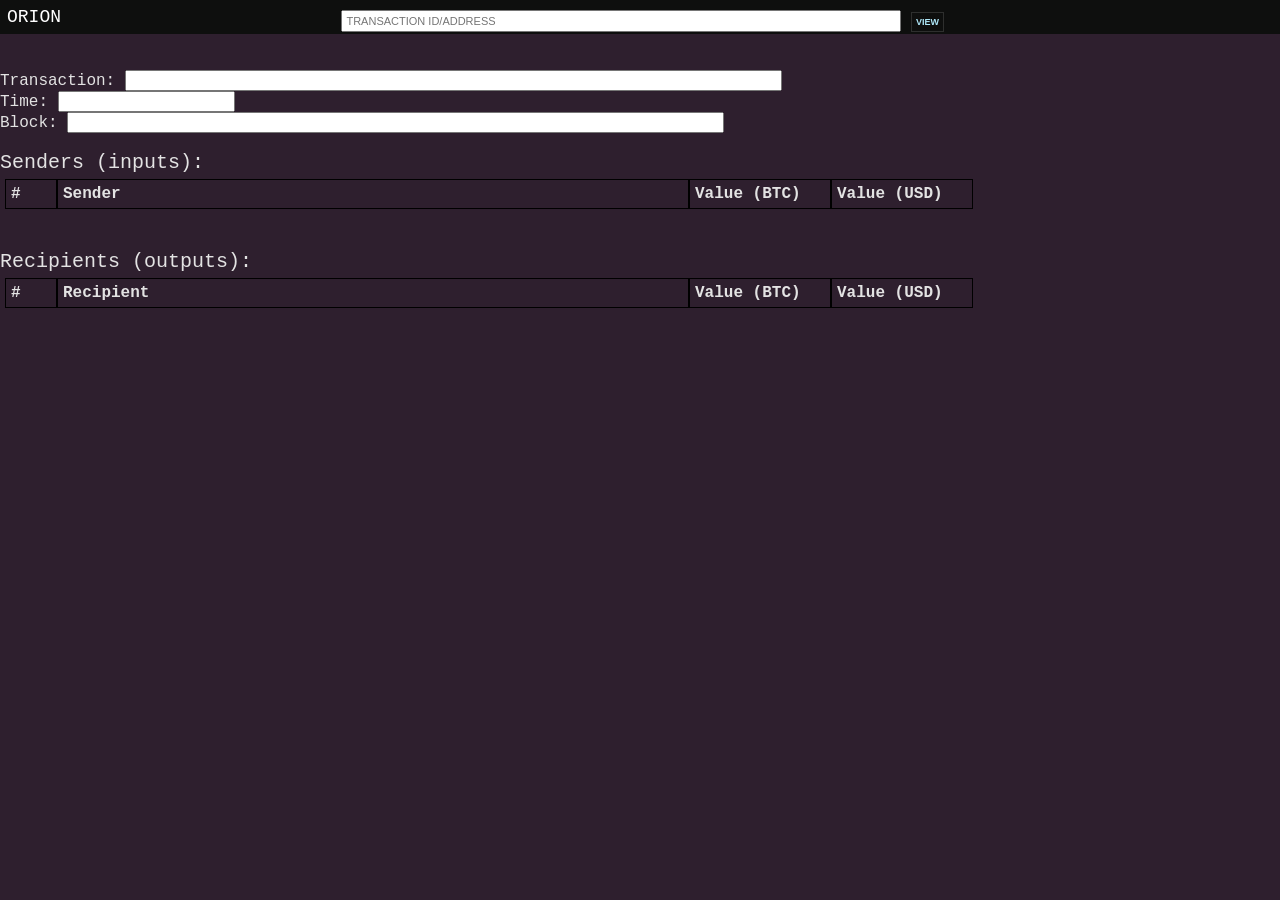
<file: public/tx.html>
<!DOCTYPE html>
<html>
<head>
<title>ORION TX VISUALIZER</title>
<style>
html, body{
	font-family: "Courier New", "Times New Roman", serif;
	background-color: #2e1f2e;
	margin: 0px;
	padding: 0px;
	height: 100%;
	color: #e3e3e3;
}
a {
	color: #e3e3e3;
}
a:visited {
	color: #e3e3e3;
}
#navbanner{
		position: relative;
		top: 0px;
		display: block;
		width: 100%;
		padding: 7px;
		background-color: #0e0f0e;
		color: #fff;
	}
#txbar{
		display: inline-block;
		position: absolute; 
		top: 5px;
		left: 26%;
	}
	
div{
	padding: 5px;
}
.inum{
	width: 40px;
	display: inline-block;
	margin: 0px;
	border: 1px solid #000;
}
.iacct{
	width: 620px;
	display: inline-block;
	margin: 0px;
	border: 1px solid #000;
}
.ivalue{
	width: 130px;
	display: inline-block;
	margin: 0px;
	border: 1px solid #000;
}
.miner{
	width: 672px;
	display: inline-block;
	margin: 0px;
	border: 1px solid #000;
}
#qrfloat{
		display: none;
		position: fixed;
		right: 10px;
		top: 10px;
}
</style>

<script src="lib/jquery-2.1.1.min.js"></script>
<script src="lib/qrcode.js"></script>   
</head>
<body>
<div id="navbanner"><span style="color: #fff; font-size: 18px; cursor: pointer;" onclick="window.location.replace('../../');">ORION</span><div id="txbar"><input type="text" id="addrQuery" placeholder="TRANSACTION ID/ADDRESS" style="padding: 3px; font-size: 11px; width: 550px;"> <button onclick="queryAddr();" style="padding: 4px; font-weight: bold; font-size: 9px; background-color: #0e0f0e; color: #AEE7F8; border: 1px solid #2e2f2e; cursor: pointer;">VIEW</button></div></div>

<br><br>
Transaction:  <input type="text" size="80" id="transaction"><br>
Time:  <input type="text" id="time"><br>
Block:  <input type="text" size="80" id="block"><br>
<br>
<span style="font-size: 20px;">Senders (inputs):</span><br>
<div id="senderContainer">
<div class="inum"><b>#</b></div><div class="iacct"><b>Sender</b></div><div class="ivalue"><b>Value (BTC)</b></div><div class="ivalue"><b>Value (USD)</b></div><br>
</div>

<br><br>
<span style="font-size: 20px;">Recipients (outputs):</span><br>
<div id="recContainer">
<div class="inum"><b>#</b></div><div class="iacct"><b>Recipient</b></div><div class="ivalue"><b>Value (BTC)</b></div><div class="ivalue"><b>Value (USD)</b></div><br>
</div>
<input type="hidden" id="priceholder">
<div id="qrfloat"></div>
<script>
function queryAddr(){
	var addrInput = $("#addrQuery").val();
	if(addrInput.length === 64){
		//query txid instead of address
		var sub = "orion";
	} else {
		var sub = "address";
	}
	var url = sub+".html?q="+addrInput;
	window.location.replace(url);
}

window.onload = function(){
	
	
	$.ajax({
		async: false,
		type: "GET",
		url: "https://mempool.space/api/v1/prices",
		success: function(out){
			var priceUSD = out.USD;
			$("#priceholder").val(priceUSD);
		}
		
	});
	
	
	let searchParams = new URLSearchParams(window.location.search);

	if(searchParams.has('q')){
		let param = searchParams.get('q');
				
		$.ajax({
			async: false,
			type: "GET",
			url: "https://mempool.space/api/tx/"+param,
			success: function(result) {
				api = result;
				console.log(result);
				$("#transaction").val(api.txid);
				$("#addrQuery").val(api.txid);
				$("#block").val(api.status.block_hash);
				var formattedTime = timeConverter(api.status.block_time);
				$("#time").val(formattedTime);
				//$("#confirmations").val(api.confirmations);
				var countInputs = api.vin.length;
				var countOutputs = api.vout.length;
				var sumInputs = 0;
				var sumInputsUSD = 0;
				var sumOutputs = 0;
				var sumOutputsUSD = 0;
				
				for(var i=0;i<countInputs;i++){
					var getUSD = $("#priceholder").val();
					var inVal = api.vin[i].prevout.value;
					var getUSDFloat = parseFloat(getUSD);
					var inValFloat = parseFloat(inVal)/100000000;
					sumInputs += inValFloat;
					var usdAmt = getUSDFloat * inValFloat; 
					sumInputsUSD += usdAmt;
					$("#senderContainer").append('<div class="inum">'+i+'</div><div class="iacct"><a href="address.html?q='+api.vin[i].prevout.scriptpubkey_address+'" onmouseover="return showQR(this);" onmouseleave="return hideQR();">'+api.vin[i].prevout.scriptpubkey_address+'</a></div><div class="ivalue">'+api.vin[i].prevout.value/100000000+'</div><div class="ivalue">$'+usdAmt.toFixed(2)+'</div><br>');
				}
				
				for(var i=0;i<countOutputs;i++){
				    var outsats = parseFloat(api.vout[i].value);
					var wholebtcAmt = outsats/100000000;
					var usdOutAmt = parseFloat($("#priceholder").val()) * wholebtcAmt;
					sumOutputs += parseFloat(api.vout[i].value)/100000000;
					sumOutputsUSD += usdOutAmt;
					$("#recContainer").append('<div class="inum">'+i+'</div><div class="iacct"><a href="address.html?q='+api.vout[i].scriptpubkey_address+'" onmouseover="return showQR(this);" onmouseleave="return hideQR();">'+api.vout[i].scriptpubkey_address+'</a></div><div class="ivalue">'+api.vout[i].value/100000000+'</div><div class="ivalue">$'+usdOutAmt.toFixed(2)+'</div><br>');
				}
				var minerfee = sumInputs - sumOutputs;
				var minerfeeUSD = sumInputsUSD - sumOutputsUSD;
				$("#recContainer").append('<div class="miner"><b>Miners Fee</b></div><div class="ivalue">'+minerfee.toFixed(8)+'</div><div class="ivalue">$'+minerfeeUSD.toFixed(2)+'</div><br>');
				
			}
		});	
			
	}
}	

function timeConverter(UNIX_timestamp){
  var a = new Date(UNIX_timestamp * 1000);
  var months = ['Jan','Feb','Mar','Apr','May','Jun','Jul','Aug','Sep','Oct','Nov','Dec'];
  var year = a.getFullYear();
  var month = months[a.getMonth()];
  var date = a.getDate();
  var hour = a.getHours();
  var min = a.getMinutes();
  var sec = a.getSeconds();
  var time = date + ' ' + month + ' ' + year + ' ' + hour + ':' + min + ':' + sec ;
  return time;
}

function showQR(elemQR){
	let elementValue = elemQR.innerHTML;
	document.getElementById("qrfloat").style.display = "block";
	document.getElementById("qrfloat").innerHTML = "";
	new QRCode(document.getElementById("qrfloat"),elementValue);
	
}

function hideQR(){
	document.getElementById("qrfloat").style.display = "none";
}
</script>
</body>
</html>
</file>
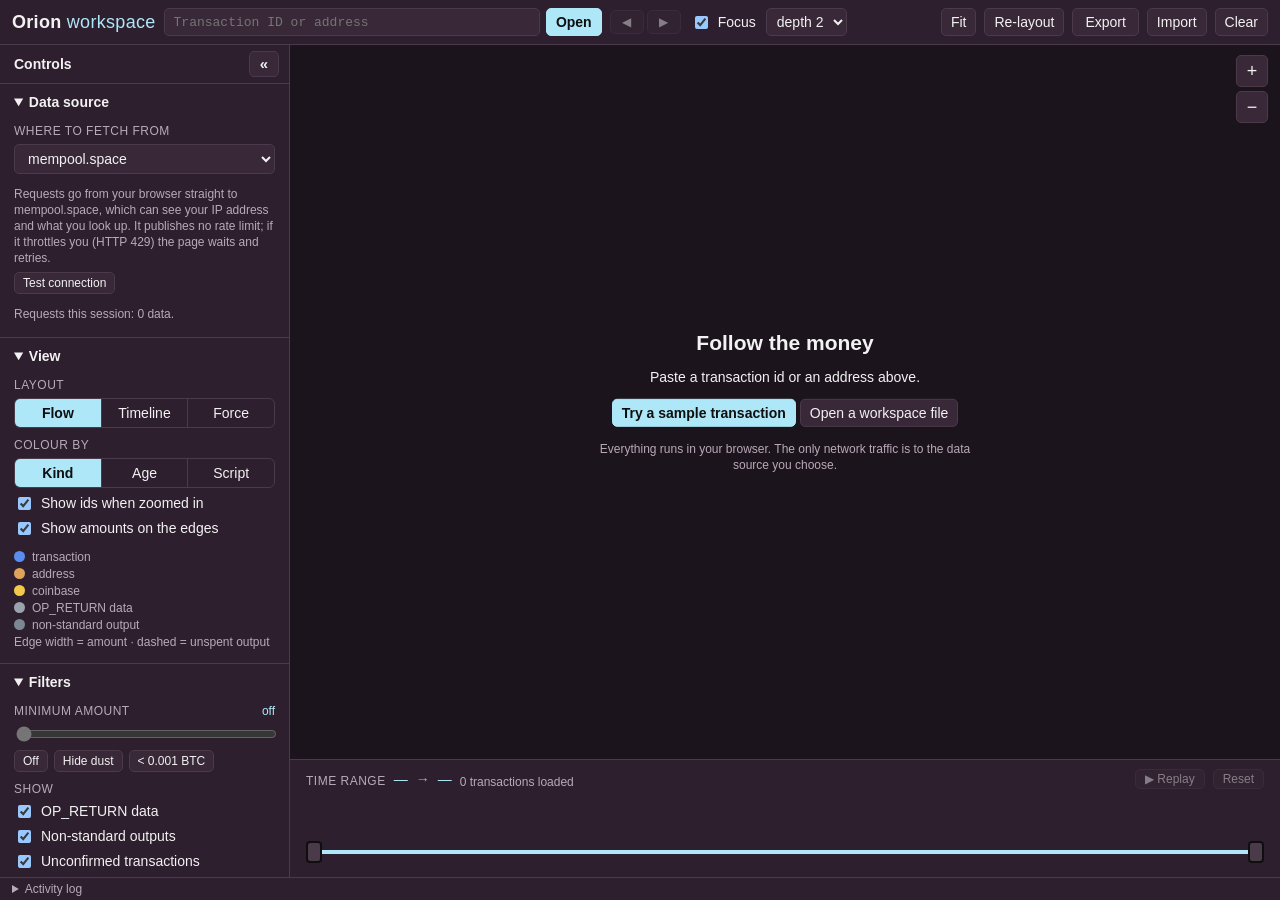
<file: public/workspace.html>
<!DOCTYPE html>
<html lang="en">
<head>
<meta charset="utf-8">
<meta name="viewport" content="width=device-width, initial-scale=1">
<title>Orion Workspace</title>
<link rel="stylesheet" href="css/workspace.css">
</head>
<body>
<header id="top">
  <a class="brand" href="../index.html" title="Back to the start page">Orion <span>workspace</span></a>
  <form id="searchForm" autocomplete="off">
    <label class="sr" for="q">Transaction ID or address</label>
    <input id="q" type="text" placeholder="Transaction ID or address" spellcheck="false">
    <button type="submit" class="primary">Open</button>
  </form>
  <div class="navgroup" role="group" aria-label="History">
    <button type="button" id="navBack" class="navbtn" title="Back (Alt+Left)" aria-label="Back" disabled>&#9664;</button>
    <button type="button" id="navFwd" class="navbtn" title="Forward (Alt+Right)" aria-label="Forward" disabled>&#9654;</button>
  </div>
  <label class="check focus-toggle" title="Show only the neighbourhood of the vertex you are looking at"><input type="checkbox" id="focusOn" checked> Focus</label>
  <label class="sr" for="depth">Depth</label>
  <select id="depth" title="How many steps around the focused vertex to show">
    <option value="1">depth 1</option><option value="2" selected>depth 2</option><option value="3">depth 3</option>
  </select>
  <button type="button" id="btnAmounts" hidden title="Show amounts as Bitcoin, both Bitcoin and fiat, or fiat only">₿ + $</button>
  <button type="button" id="btnSide" class="icon-only narrow-only" aria-label="Show controls">Controls</button>
  <div class="spacer"></div>
  <button type="button" id="btnFit" title="Fit everything in view (F)">Fit</button>
  <button type="button" id="btnRelayout" title="Recompute the layout and release dragged vertices">Re-layout</button>
  <details class="menu" id="exportMenu">
    <summary>Export</summary>
    <div class="menu-body">
      <label class="check"><input type="checkbox" id="exportVisible"> Visible part only</label>
      <button type="button" data-export="json">Workspace (.json) — can be imported</button>
      <button type="button" data-export="csv-nodes">Nodes (.csv)</button>
      <button type="button" data-export="csv-edges">Edges (.csv)</button>
      <button type="button" data-export="graphml">GraphML (.graphml) — Gephi, Maltego, yEd</button>
      <button type="button" data-export="png">Image (.png)</button>
    </div>
  </details>
  <button type="button" id="btnImport">Import</button>
  <input type="file" id="fileImport" accept=".json,application/json" hidden>
  <button type="button" id="btnClear" class="danger">Clear</button>
</header>

<div id="ctxMenu" role="menu" aria-label="Actions" hidden></div>

<div id="restore" class="banner" hidden>
  <span id="restoreText"></span>
  <button type="button" id="restoreYes" class="primary">Restore</button>
  <button type="button" id="restoreNo">Discard</button>
</div>

<nav id="trail" aria-label="Trail of places you have been" hidden></nav>

<main>
  <aside id="side" aria-label="Controls">
    <div class="panel-head"><span>Controls</span><button type="button" id="sideCollapse" class="collapse-btn" aria-label="Hide controls" aria-expanded="true" aria-controls="side" title="Hide controls (C)">«</button></div>
    <details open>
      <summary>Data source</summary>
      <div class="sec">
        <label for="source">Where to fetch from</label>
        <select id="source">
          <option value="clearnet">mempool.space</option>
          <option value="tor">mempool.space over Tor (.onion)</option>
          <option value="blockstream">Blockstream.info</option>
          <option value="custom">My own Esplora URL…</option>
        </select>
        <input id="customBase" type="url" placeholder="https://my-node.example/api" hidden>
        <p class="hint" id="sourceHint"></p>
        <div class="row"><button type="button" id="testSource">Test connection</button><span id="testResult" role="status"></span></div>
        <p class="hint" id="reqStats" aria-live="off"></p>
      </div>
    </details>

    <details open>
      <summary>View</summary>
      <div class="sec">
        <span class="lbl">Layout</span>
        <div class="seg" id="layoutSeg" role="radiogroup" aria-label="Layout">
          <button type="button" role="radio" data-layout="flow" aria-checked="true" title="Left to right in the direction money moves">Flow</button>
          <button type="button" role="radio" data-layout="timeline" aria-checked="false" title="Transactions placed by confirmation time">Timeline</button>
          <button type="button" role="radio" data-layout="force" aria-checked="false" title="Connected vertices pull together">Force</button>
        </div>
        <div id="scaleRow" hidden>
          <span class="lbl">Time scale</span>
          <div class="seg" id="scaleSeg" role="radiogroup" aria-label="Time scale">
            <button type="button" role="radio" data-scale="compact" aria-checked="true" title="Long quiet gaps are shortened so bursts of activity stay readable">Compact</button>
            <button type="button" role="radio" data-scale="proportional" aria-checked="false" title="Distance is proportional to elapsed time">Proportional</button>
          </div>
        </div>
        <span class="lbl">Colour by</span>
        <div class="seg" id="colorSeg" role="radiogroup" aria-label="Colour by">
          <button type="button" role="radio" data-color="type" aria-checked="true">Kind</button>
          <button type="button" role="radio" data-color="age" aria-checked="false" title="Older → newer">Age</button>
          <button type="button" role="radio" data-color="script" aria-checked="false" title="p2pkh, p2sh, segwit, taproot…">Script</button>
        </div>
        <label class="check"><input type="checkbox" id="showLabels" checked> Show ids when zoomed in</label>
        <label class="check"><input type="checkbox" id="edgeLabels" checked> Show amounts on the edges</label>
        <div id="legend" class="legend" aria-label="Legend"></div>
      </div>
    </details>

    <details open>
      <summary>Filters</summary>
      <div class="sec">
        <span class="lbl">Minimum amount <output id="minAmountOut">off</output></span>
        <input type="range" id="minAmount" min="0" max="1000" value="0" aria-label="Minimum amount (log scale)">
        <div class="row wrap">
          <button type="button" data-min="0">Off</button>
          <button type="button" data-min="1000" title="Hide edges below 1,000 sat">Hide dust</button>
          <button type="button" data-min="100000">&lt; 0.001 BTC</button>
        </div>
        <span class="lbl">Show</span>
        <label class="check"><input type="checkbox" id="showData" checked> OP_RETURN data</label>
        <label class="check"><input type="checkbox" id="showNonstd" checked> Non-standard outputs</label>
        <label class="check"><input type="checkbox" id="incPending" checked> Unconfirmed transactions</label>
        <label class="check"><input type="checkbox" id="incUnknown" checked> Transactions not loaded yet</label>
        <span class="lbl">Address types</span>
        <div id="scriptTypes" class="chips"></div>
        <p class="hint">The time range is the slider below the graph.</p>
      </div>
    </details>

    <details open>
      <summary>Fiat value</summary>
      <div class="sec">
        <label for="fiatCur">Show amounts in</label>
        <select id="fiatCur">
          <option value="off">Bitcoin only</option>
          <option value="USD">USD</option><option value="EUR">EUR</option><option value="GBP">GBP</option>
          <option value="CAD">CAD</option><option value="CHF">CHF</option><option value="AUD">AUD</option><option value="JPY">JPY</option>
        </select>
        <span class="lbl">Show amounts as</span>
        <div class="seg" id="showSeg" role="radiogroup" aria-label="Show amounts as">
          <button type="button" role="radio" data-show="btc" aria-checked="false" disabled>Bitcoin</button>
          <button type="button" role="radio" data-show="both" aria-checked="true" disabled>Both</button>
          <button type="button" role="radio" data-show="fiat" aria-checked="false" disabled>Fiat</button>
        </div>
        <span class="lbl">Price at</span>
        <label class="check"><input type="radio" name="fiatBasis" value="each" checked disabled> Each transaction's own time</label>
        <label class="check"><input type="radio" name="fiatBasis" value="ref" disabled> One transaction's time</label>
        <div class="row" id="fiatRefRow">
          <button type="button" id="fiatPick" disabled title="Use the selected (or focused) transaction as the reference moment for every amount">Use selected</button>
          <span id="fiatRef" class="hint">none chosen</span>
        </div>
        <label class="check"><input type="radio" name="fiatBasis" value="today" disabled> Today</label>
        <p class="hint" id="fiatStatus" role="status"></p>
        <p class="hint" id="fiatHint">Prices come from the mempool.space price history, whose resolution varies: when measured it had one point a week before March 2023, one a day until January 2024 and hourly points after, but the server has also returned denser data. A price interpolated across more than two days is shown with ≈ and is rough (in spot checks weekly-era values were several percent off the market that day). For a report, take the exact price for that moment from an exchange.</p>
      </div>
    </details>

    <details id="extSection">
      <summary>External sources</summary>
      <div class="sec">
        <p class="hint">Look-ups happen only when you ask, for one wallet at a time: right-click a wallet, or use the button in its details. Nothing is looked up for the whole graph.</p>
        <span class="lbl">Arkham Intelligence</span>
        <label for="arkUrl">Lookup proxy</label>
        <input id="arkUrl" type="url" value="http://127.0.0.1:8787" spellcheck="false">
        <label for="arkToken">Proxy token</label>
        <input id="arkToken" type="password" autocomplete="off" spellcheck="false" placeholder="printed when the proxy starts">
        <label class="check"><input type="checkbox" id="arkRemember"> Remember the token on this device</label>
        <div class="row"><button type="button" id="arkTest">Test</button><span id="arkResult" role="status"></span></div>
        <p class="hint">Arkham's API cannot be called from a web page (it sends no CORS headers), so a small program on your machine, <code>tools/arkham_proxy.py</code>, makes the call. It keeps your API key in an environment variable: the key never enters this page. Each look-up sends the wallet's address to Arkham. Switched off while the data source is Tor.</p>
      </div>
    </details>

    <details>
      <summary>Expansion limits</summary>
      <div class="sec">
        <label for="capTx">Most transactions to load per expand</label>
        <input id="capTx" type="number" min="1" max="500" value="25">
        <label for="capReq">Most network requests per action</label>
        <input id="capReq" type="number" min="1" max="1000" value="80">
        <label for="capPages">Address history pages (25 each)</label>
        <input id="capPages" type="number" min="1" max="20" value="2">
        <p class="hint">Public APIs rate-limit. When a limit stops an action the graph keeps what was loaded and says so.</p>
      </div>
    </details>

    <details>
      <summary>Privacy</summary>
      <div class="sec">
        <label class="check"><input type="checkbox" id="persist" checked> Keep this session in this browser</label>
        <p class="hint">Saves the graph with your labels and notes in the browser's local storage, unencrypted, so a reload does not lose work. Untick it on a shared machine; unticking deletes what was saved. Export is always explicit.</p>
      </div>
    </details>

    <details>
      <summary>Help</summary>
      <div class="sec help">
        <p><b>Focus</b> shows one transaction or address and what is around it (depth = steps away). <b>Double-click</b> a vertex, or click a row under Funded by / Spent by / Transactions in the details, to move there; <b>◀ ▶</b> (or Alt+←/→) go back and forward through where you have been. Untick Focus to see everything loaded.</p>
        <p><b>Addresses</b> can be pasted in any case or as an explorer link; <code>bc1…</code> is lower-cased for you, legacy <code>1…</code>/<code>3…</code> addresses are case-sensitive and checked before anything is sent.</p>
        <p><b>Click</b> a vertex to inspect it. Without Focus, <b>double-click</b> loads its neighbours. <b>Drag</b> a vertex to pin it; drag the background to pan; scroll to zoom.</p>
        <p><b>Edges</b> run in the direction money moves. Width = amount (log scale). Dashed = output not spent yet.</p>
        <p><b>Squares</b> are transactions (hollow = not loaded), <b>circles</b> addresses, <b>diamonds</b> coinbase, <b>hexagons</b> OP_RETURN.</p>
        <p><b>Right-click</b> a wallet or transaction for its actions: tag it (EXCH, THREAT, …), look a wallet up in Arkham, load more. <b>Tags</b> give a vertex a colour, a shape and a badge; set them next to the label in the details.</p>
        <p><b>Previous / Next</b> under the graph step along the money: from a transaction to the wallets it paid (or that paid in), from a wallet to the transactions that spent from it. One choice moves at once; several open a list.</p>
        <p>Keys: <kbd>[</kbd> previous, <kbd>]</kbd> next, <kbd>C</kbd> controls, <kbd>D</kbd> details, <kbd>Del</kbd> remove, <kbd>Esc</kbd> deselect, <kbd>F</kbd> fit, <kbd>/</kbd> search.</p>
      </div>
    </details>
  </aside>

  <section id="stage" aria-label="Graph">
    <canvas id="cv" tabindex="0" aria-label="Transaction graph"></canvas>
    <button type="button" id="sideTab" class="edge-tab left" hidden aria-label="Show controls" aria-controls="side" title="Show controls (C)">Controls ›</button>
    <button type="button" id="inspTab" class="edge-tab right" hidden aria-label="Show details" aria-controls="inspector" title="Show details (D)">‹ <span id="inspTabText">Details</span></button>
    <div id="stepbar" role="group" aria-label="Follow the money" hidden>
      <div id="stepMenu" role="menu" hidden></div>
      <button type="button" id="stepPrev" class="stepbtn" aria-haspopup="menu"><span class="arrow">◀</span> <span class="lbl">Previous</span> <span class="cnt" id="stepPrevN"></span></button>
      <div id="stepHere"><span id="stepKind" class="kind"></span> <b id="stepName"></b> <span id="stepAmt"></span> <button type="button" id="stepLoad" hidden>Load history</button></div>
      <button type="button" id="stepNext" class="stepbtn" aria-haspopup="menu"><span class="lbl">Next</span> <span class="cnt" id="stepNextN"></span> <span class="arrow">▶</span></button>
      <label class="check small" title="Tick to go wallet by wallet; untick to jump from transaction to transaction"><input type="checkbox" id="viaWallets" checked> via wallets</label>
    </div>
    <div id="hud"><span id="counts"></span></div>
    <div id="zoomBtns"><button type="button" id="zoomIn" aria-label="Zoom in">+</button><button type="button" id="zoomOut" aria-label="Zoom out">−</button></div>
    <div id="empty">
      <h2>Follow the money</h2>
      <p>Paste a transaction id or an address above.</p>
      <p><button type="button" id="sample" class="primary">Try a sample transaction</button> <button type="button" id="emptyImport">Open a workspace file</button></p>
      <p class="hint">Everything runs in your browser. The only network traffic is to the data source you choose.</p>
    </div>
    <div id="tooltip" role="tooltip" hidden></div>
    <div id="progress" hidden><span id="progressText"></span> <button type="button" id="cancel">Cancel</button></div>
    <div id="toast" role="status" aria-live="polite" hidden></div>

    <div id="timebar" aria-label="Time range">
      <div class="tb-head">
        <span class="lbl">Time range</span>
        <span id="tbFrom" class="tb-date">—</span><span class="tb-dash">→</span><span id="tbTo" class="tb-date">—</span>
        <span id="tbInfo" class="hint"></span>
        <span class="spacer"></span>
        <button type="button" id="tbPlay" title="Replay the graph growing through time">▶ Replay</button>
        <button type="button" id="tbReset">Reset</button>
      </div>
      <div class="tb-body">
        <canvas id="hist" height="34" aria-hidden="true"></canvas>
        <div class="dual">
          <div class="dual-track"><div id="dualFill"></div></div>
          <input type="range" id="tFrom" min="0" max="1000" value="0" aria-label="Start of time range">
          <input type="range" id="tTo" min="0" max="1000" value="1000" aria-label="End of time range">
        </div>
      </div>
    </div>
  </section>

  <aside id="inspector" aria-label="Details" hidden>
    <button type="button" id="inspCollapse" class="collapse-btn" aria-label="Hide details" aria-expanded="true" aria-controls="inspector" title="Hide details (D)">»</button>
    <button type="button" id="inspClose" class="icon-only" aria-label="Close details">×</button>
    <div id="inspBody"></div>
  </aside>
</main>

<details id="log"><summary>Activity log <span id="logCount"></span></summary><ul id="logList"></ul></details>

<script src="js/orion-address.js"></script>
<script src="js/orion-tags.js"></script>
<script src="js/orion-external.js"></script>
<script src="js/orion-model.js"></script>
<script src="js/orion-style.js"></script>
<script src="js/orion-filter.js"></script>
<script src="js/orion-layout.js"></script>
<script src="js/orion-api.js"></script>
<script src="js/orion-price.js"></script>
<script src="js/orion-io.js"></script>
<script src="js/orion-render.js"></script>
<script src="js/orion-steps.js"></script>
<script src="js/orion-nav.js"></script>
<script src="data/known-addresses.js"></script>
<script src="js/workspace.js"></script>
</body>
</html>
</file>
<file: public/css/workspace.css>
:root {
  --bg: #1c141d;
  --panel: #2e1f2e;
  --panel-2: #382838;
  --line: #4a3a4a;
  --text: #f2f2f2;
  --dim: #b9a9b9;
  --accent: #aee7f8;
  --accent-ink: #0e0f0e;
  --danger: #ff8a80;
  --focus: #ffd166;
  font-family: Calibri, "Segoe UI", Arial, sans-serif;
  font-size: 14px;
  color-scheme: dark;
}
* { box-sizing: border-box; }
html, body { height: 100%; margin: 0; background: var(--bg); color: var(--text); }
body { display: flex; flex-direction: column; overflow: hidden; }
.sr { position: absolute; width: 1px; height: 1px; overflow: hidden; clip: rect(0 0 0 0); white-space: nowrap; }
.spacer { flex: 1; }
.hint { color: var(--dim); font-size: 12px; margin: 6px 0 0; line-height: 1.35; }
a { color: var(--accent); }
kbd { background: var(--panel-2); border: 1px solid var(--line); border-radius: 3px; padding: 0 4px; font-size: 12px; }

button, select, input[type="text"], input[type="url"], input[type="number"], textarea {
  font: inherit; color: var(--text); background: var(--panel-2); border: 1px solid var(--line); border-radius: 5px; padding: 5px 9px;
}
button { cursor: pointer; }
button:hover:not(:disabled) { border-color: var(--accent); }
button:disabled { opacity: 0.45; cursor: default; }
button.primary { background: var(--accent); color: var(--accent-ink); border-color: var(--accent); font-weight: 700; }
button.danger:hover { border-color: var(--danger); color: var(--danger); }
:focus-visible { outline: 2px solid var(--focus); outline-offset: 1px; }
input[type="text"], input[type="url"], input[type="number"], select, textarea { width: 100%; }
textarea { resize: vertical; min-height: 64px; }

#top { display: flex; align-items: center; gap: 8px; padding: 8px 12px; background: var(--panel); border-bottom: 1px solid var(--line); flex-wrap: wrap; }
.brand { font-weight: 700; font-size: 18px; color: var(--text); text-decoration: none; letter-spacing: 0.3px; }
.brand span { color: var(--accent); font-weight: 400; }
#searchForm { display: flex; gap: 6px; flex: 1 1 360px; max-width: 640px; }
#searchForm input { flex: 1; font-family: Consolas, "Courier New", monospace; font-size: 13px; }

.navgroup { display: flex; gap: 3px; }
.navbtn { padding: 5px 10px; font-size: 12px; line-height: 1; min-width: 34px; }
.focus-toggle { padding: 0 2px; }
#depth { width: auto; padding: 4px 6px; }
#trail { display: flex; gap: 4px; align-items: center; padding: 5px 12px; background: var(--panel-2); border-bottom: 1px solid var(--line); overflow-x: auto; white-space: nowrap; font-size: 12px; }
#trail[hidden] { display: none; }
#trail .crumb { padding: 2px 9px; border-radius: 11px; background: var(--panel); border: 1px solid var(--line); cursor: pointer; flex: none; max-width: 240px; overflow: hidden; text-overflow: ellipsis; }
#trail .crumb.current { background: var(--accent); color: var(--accent-ink); border-color: var(--accent); font-weight: 700; cursor: default; }
#trail .crumb.ahead { opacity: 0.6; }
#trail .sep { color: var(--dim); flex: none; }
.panel-head { display: flex; justify-content: space-between; align-items: center; padding: 6px 10px 6px 14px; position: sticky; top: 0; z-index: 3; background: var(--panel); border-bottom: 1px solid var(--line); font-weight: 700; }
.collapse-btn { padding: 2px 10px; line-height: 1.3; font-size: 15px; }
body.side-collapsed #side { display: none; }
body.insp-collapsed #inspector { display: none; }
.edge-tab { position: absolute; z-index: 15; top: 56px; padding: 9px 7px; font-size: 12px; background: var(--panel); border: 1px solid var(--line); color: var(--text); }
.edge-tab.left { left: 0; border-left: 0; border-radius: 0 8px 8px 0; }
.edge-tab.right { right: 0; top: 130px; border-right: 0; border-radius: 8px 0 0 8px; max-width: 150px; overflow: hidden; text-overflow: ellipsis; white-space: nowrap; }
.edge-tab[hidden] { display: none; }
#inspCollapse { position: absolute; right: 38px; top: 6px; }

#stepbar { position: absolute; left: 12px; right: 12px; margin: 0 auto; width: max-content; bottom: 128px; z-index: 22; display: flex; align-items: center; gap: 8px; flex-wrap: wrap; justify-content: center;
           max-width: calc(100% - 24px); padding: 7px 10px; background: rgba(46, 31, 46, 0.96); border: 1px solid var(--line); border-radius: 12px; box-shadow: 0 6px 20px rgba(0,0,0,0.45); }
#stepbar[hidden] { display: none; }
.stepbtn { padding: 8px 14px; font-weight: 700; background: var(--panel-2); display: inline-flex; align-items: center; gap: 7px; min-width: 120px; justify-content: center; }
.stepbtn:not(:disabled) { border-color: var(--accent); color: var(--accent); }
.stepbtn .cnt { font-size: 11px; background: var(--accent); color: var(--accent-ink); border-radius: 9px; padding: 0 6px; min-width: 16px; text-align: center; }
.stepbtn:disabled .cnt { background: var(--line); color: var(--dim); }
.stepbtn[aria-expanded="true"] { background: var(--accent); color: var(--accent-ink); }
.stepbtn[aria-expanded="true"] .cnt { background: var(--accent-ink); color: var(--accent); }
#stepHere { text-align: center; line-height: 1.35; padding: 0 6px; max-width: 300px; }
#stepHere .kind { font-size: 10px; text-transform: uppercase; letter-spacing: 0.6px; color: var(--accent-ink); background: var(--accent); border-radius: 3px; padding: 0 5px; }
#stepAmt { display: block; color: var(--dim); font-size: 12px; }
#stepLoad { padding: 1px 8px; font-size: 11px; margin-top: 2px; }
#stepbar .small { font-size: 12px; color: var(--dim); }
#stepMenu { position: absolute; bottom: calc(100% + 6px); min-width: 320px; max-width: min(460px, 94vw); max-height: 46vh; overflow-y: auto; background: var(--panel); border: 1px solid var(--accent);
            border-radius: 10px; padding: 6px; box-shadow: 0 10px 28px rgba(0,0,0,0.55); display: flex; flex-direction: column; gap: 3px; text-align: left; }
#stepMenu[hidden] { display: none; }
#stepMenu .menuhead { font-size: 11px; text-transform: uppercase; letter-spacing: 0.5px; color: var(--dim); padding: 2px 6px 4px; }
.steprow { display: flex; justify-content: space-between; gap: 10px; align-items: baseline; text-align: left; padding: 6px 9px; font-size: 13px; }
.steprow .what { overflow-wrap: anywhere; }
.steprow .what small { display: block; color: var(--dim); font-size: 11px; }
.steprow .amt { flex: none; color: var(--accent); font-variant-numeric: tabular-nums; text-align: right; font-size: 12px; }
.steprow.info { border-style: dashed; color: var(--dim); cursor: default; }
.steprow.info:hover { border-color: var(--line); }
@media (max-width: 900px) { #sideCollapse, #sideTab { display: none !important; } #stepbar { bottom: 124px; } }
.fiat.primary { margin-left: 0; font-weight: 600; }

#ctxMenu { position: fixed; z-index: 60; min-width: 230px; max-width: 320px; max-height: 80vh; overflow-y: auto; background: var(--panel); border: 1px solid var(--accent); border-radius: 8px; padding: 5px; box-shadow: 0 10px 28px rgba(0,0,0,0.6); display: flex; flex-direction: column; gap: 1px; }
#ctxMenu[hidden] { display: none; }
#ctxMenu .ctxhead { padding: 4px 9px 5px; font-size: 11px; color: var(--dim); text-transform: uppercase; letter-spacing: 0.5px; overflow-wrap: anywhere; border-bottom: 1px solid var(--line); margin-bottom: 3px; }
#ctxMenu button, #ctxMenu a { display: flex; align-items: center; justify-content: space-between; gap: 12px; text-align: left; background: transparent; border: 0; border-radius: 5px; padding: 6px 9px; color: var(--text); text-decoration: none; cursor: pointer; font-size: 13px; }
#ctxMenu button:hover, #ctxMenu a:hover, #ctxMenu button:focus-visible, #ctxMenu a:focus-visible { background: var(--panel-2); outline: 1px solid var(--accent); }
#ctxMenu button:disabled { opacity: 0.45; cursor: default; }
#ctxMenu .sep { height: 1px; background: var(--line); margin: 3px 0; }
#ctxMenu .hint { padding: 2px 9px 4px; margin: 0; }
#ctxMenu .sw { display: inline-block; width: 12px; text-align: center; font-size: 13px; margin-right: 6px; }
#ctxMenu .danger { color: var(--danger); }

.tagrow { display: flex; gap: 6px; align-items: center; flex-wrap: wrap; }
.tagrow select { width: auto; flex: 1 1 130px; }
.tagrow input[type="color"] { width: 38px; height: 30px; padding: 1px 3px; flex: none; }
.tagrow .swatches { display: flex; gap: 4px; flex-wrap: wrap; }
.swatch { width: 18px; height: 18px; border-radius: 50%; padding: 0; border: 2px solid var(--line); cursor: pointer; }
.swatch:hover, .swatch[aria-pressed="true"] { border-color: var(--text); }
.tagpreview { font-size: 18px; line-height: 1; min-width: 20px; text-align: center; }
.extcard { border: 1px solid var(--line); border-radius: 8px; padding: 8px 10px; display: flex; flex-direction: column; gap: 5px; background: rgba(0,0,0,0.12); }
.extcard h4 { margin: 0; font-size: 13px; display: flex; justify-content: space-between; gap: 8px; }
.extcard h4 small { color: var(--dim); font-weight: 400; }
.extcard dl.kv { margin: 2px 0; }
.extcard details summary { cursor: pointer; color: var(--dim); font-size: 12px; }
.extcard pre { margin: 4px 0 0; max-height: 160px; overflow: auto; font-size: 11px; white-space: pre-wrap; overflow-wrap: anywhere; background: rgba(0,0,0,0.25); padding: 6px; border-radius: 5px; }
.legend .item.tagitem { cursor: pointer; border-radius: 4px; padding: 1px 3px; }
.legend .item.tagitem:hover { background: var(--panel-2); }
.legend .tagsw { width: 14px; text-align: center; flex: none; }
#arkResult.ok { color: #7bd88f; } #arkResult.bad { color: var(--danger); }
#arkResult { font-size: 12px; color: var(--dim); overflow-wrap: anywhere; }
.fiat { color: #9be564; margin-left: 6px; white-space: nowrap; cursor: help; }
.fiat.approx { color: #f2c94c; }
#fiatRefRow { margin-left: 22px; }
#fiatRefRow[hidden] { display: none; }
.linkrows { display: flex; flex-direction: column; gap: 3px; }
.linkrow { display: flex; justify-content: space-between; gap: 8px; text-align: left; padding: 4px 8px; font-size: 12px; }
.linkrow .amt { color: var(--accent); font-variant-numeric: tabular-nums; flex: none; }
.linkrow .when { color: var(--dim); flex: none; }
.linkrow.plain { border-style: dashed; cursor: default; color: var(--dim); }
.linkrow.plain:hover { border-color: var(--line); }
.menu { position: relative; }
.menu summary { list-style: none; cursor: pointer; padding: 5px 12px; border: 1px solid var(--line); border-radius: 5px; background: var(--panel-2); }
.menu summary::-webkit-details-marker { display: none; }
.menu[open] summary { border-color: var(--accent); }
.menu-body { position: absolute; right: 0; top: calc(100% + 4px); z-index: 30; width: 300px; background: var(--panel); border: 1px solid var(--line); border-radius: 6px; padding: 8px; display: flex; flex-direction: column; gap: 6px; box-shadow: 0 8px 24px rgba(0,0,0,0.5); }
.menu-body button { text-align: left; }

.banner { display: flex; align-items: center; gap: 10px; padding: 8px 14px; background: #3d3320; border-bottom: 1px solid #6b5a2a; }
.banner[hidden] { display: none; }

main { flex: 1; display: flex; min-height: 0; position: relative; }
#side { width: 290px; flex: none; overflow-y: auto; background: var(--panel); border-right: 1px solid var(--line); }
#side details { border-bottom: 1px solid var(--line); }
#side summary { cursor: pointer; padding: 10px 14px; font-weight: 700; user-select: none; }
.sec { padding: 0 14px 14px; display: flex; flex-direction: column; gap: 6px; }
.sec label:not(.check), .lbl { color: var(--dim); font-size: 12px; text-transform: uppercase; letter-spacing: 0.5px; margin-top: 4px; display: flex; justify-content: space-between; align-items: baseline; }
.lbl output { color: var(--accent); text-transform: none; letter-spacing: 0; font-size: 12px; }
.check { display: flex; align-items: center; gap: 7px; cursor: pointer; }
.row { display: flex; gap: 6px; align-items: center; }
.row.wrap { flex-wrap: wrap; }
.row button { flex: none; padding: 3px 8px; font-size: 12px; }
#testResult { font-size: 12px; color: var(--dim); overflow-wrap: anywhere; }
#testResult.ok { color: #7bd88f; } #testResult.bad { color: var(--danger); }
.help p { margin: 4px 0; line-height: 1.4; }

.seg { display: flex; border: 1px solid var(--line); border-radius: 6px; overflow: hidden; }
.seg button { flex: 1; border: 0; border-radius: 0; background: transparent; padding: 6px 4px; }
.seg button + button { border-left: 1px solid var(--line); }
.seg button[aria-checked="true"] { background: var(--accent); color: var(--accent-ink); font-weight: 700; }

.legend { display: flex; flex-direction: column; gap: 3px; margin-top: 6px; font-size: 12px; color: var(--dim); }
.legend .item { display: flex; align-items: center; gap: 7px; }
.legend .sw { width: 11px; height: 11px; border-radius: 50%; flex: none; }
.legend .grad { height: 10px; border-radius: 5px; margin: 2px 0; }
.legend .grad-labels { display: flex; justify-content: space-between; }
.chips { display: flex; flex-wrap: wrap; gap: 5px; }
.chip { display: inline-flex; align-items: center; gap: 5px; border: 1px solid var(--line); border-radius: 12px; padding: 2px 8px; font-size: 12px; cursor: pointer; }
.chip input { margin: 0; }
.chip .sw { width: 9px; height: 9px; border-radius: 50%; }

#stage { flex: 1; position: relative; min-width: 0; background: var(--bg); }
#cv { position: absolute; inset: 0 0 118px 0; width: 100%; height: calc(100% - 118px); display: block; cursor: grab; }
#hud { position: absolute; bottom: 176px; left: 10px; font-size: 12px; color: var(--dim); background: rgba(28,20,29,0.78); padding: 3px 8px; border-radius: 4px; pointer-events: none; }
#zoomBtns { position: absolute; right: 12px; top: 10px; display: flex; flex-direction: column; gap: 4px; }
#zoomBtns button { width: 32px; height: 32px; padding: 0; font-size: 18px; line-height: 1; }
#empty { position: absolute; left: 50%; top: calc((100% - 118px) / 2); transform: translate(-50%, -50%); text-align: center; max-width: 440px; padding: 20px; }
#empty h2 { margin: 0 0 8px; font-weight: 600; }
#scaleRow[hidden], #empty[hidden], #tooltip[hidden], #progress[hidden], #toast[hidden], #inspector[hidden] { display: none; }
#tooltip { position: fixed; z-index: 40; pointer-events: none; background: #120c13; border: 1px solid var(--line); border-radius: 5px; padding: 6px 9px; max-width: 360px; font-size: 12px; line-height: 1.4; box-shadow: 0 4px 14px rgba(0,0,0,0.5); overflow-wrap: anywhere; }
#tooltip b { color: var(--accent); }
#progress { position: absolute; left: 50%; top: 12px; transform: translateX(-50%); background: var(--panel); border: 1px solid var(--accent); border-radius: 6px; padding: 6px 12px; display: flex; gap: 10px; align-items: center; z-index: 20; }
#toast { position: absolute; left: 50%; bottom: 218px; transform: translateX(-50%); background: var(--panel); border: 1px solid var(--line); border-left: 4px solid var(--accent); border-radius: 6px; padding: 8px 14px; max-width: min(640px, 90%); z-index: 20; overflow-wrap: anywhere; }
#toast.bad { border-left-color: var(--danger); }

#timebar { position: absolute; left: 0; right: 0; bottom: 0; height: 118px; background: var(--panel); border-top: 1px solid var(--line); padding: 8px 16px 10px; display: flex; flex-direction: column; gap: 4px; }
.tb-head { display: flex; align-items: center; gap: 8px; }
.tb-head button { padding: 2px 9px; font-size: 12px; }
.tb-date { font-variant-numeric: tabular-nums; color: var(--accent); }
.tb-dash { color: var(--dim); }
.tb-body { position: relative; flex: 1; min-height: 0; }
#hist { position: absolute; left: 0; right: 0; top: 0; width: 100%; height: 34px; display: block; }
.dual { position: absolute; left: 0; right: 0; bottom: 4px; height: 22px; }
.dual-track { position: absolute; left: 8px; right: 8px; top: 9px; height: 4px; background: var(--line); border-radius: 2px; }
#dualFill { position: absolute; top: 0; bottom: 0; background: var(--accent); border-radius: 2px; }
.dual input[type="range"] { position: absolute; left: 0; width: 100%; top: 0; height: 22px; margin: 0; background: none; pointer-events: none; -webkit-appearance: none; appearance: none; }
.dual input[type="range"]::-webkit-slider-runnable-track { background: none; height: 22px; }
.dual input[type="range"]::-moz-range-track { background: none; height: 22px; }
.dual input[type="range"]::-webkit-slider-thumb { -webkit-appearance: none; pointer-events: auto; width: 16px; height: 22px; border-radius: 4px; background: var(--accent); border: 2px solid var(--accent-ink); cursor: ew-resize; }
.dual input[type="range"]::-moz-range-thumb { pointer-events: auto; width: 12px; height: 18px; border-radius: 4px; background: var(--accent); border: 2px solid var(--accent-ink); cursor: ew-resize; }
.dual input[type="range"]:disabled::-webkit-slider-thumb { background: var(--line); }
.dual input[type="range"]:disabled::-moz-range-thumb { background: var(--line); }
#minAmount { width: 100%; accent-color: var(--accent); }

#inspector { width: 320px; flex: none; overflow-y: auto; background: var(--panel); border-left: 1px solid var(--line); padding: 14px; position: relative; }
#inspClose { position: absolute; right: 8px; top: 6px; font-size: 20px; line-height: 1; padding: 0 8px; background: none; border: 0; }
#inspBody h3 { margin: 0 24px 2px 0; font-size: 16px; display: flex; align-items: center; gap: 8px; }
#inspBody .kind { font-size: 11px; text-transform: uppercase; letter-spacing: 0.6px; color: var(--accent-ink); background: var(--accent); border-radius: 3px; padding: 1px 6px; }
.mono { font-family: Consolas, "Courier New", monospace; font-size: 12px; overflow-wrap: anywhere; }
dl.kv { display: grid; grid-template-columns: auto 1fr; gap: 3px 10px; margin: 10px 0; }
dl.kv dt { color: var(--dim); } dl.kv dd { margin: 0; overflow-wrap: anywhere; }
.insp-actions { display: flex; flex-wrap: wrap; gap: 6px; margin: 10px 0; }
.insp-section { border-top: 1px solid var(--line); margin-top: 12px; padding-top: 10px; display: flex; flex-direction: column; gap: 6px; }
.tag { display: inline-block; font-size: 11px; border: 1px solid var(--line); border-radius: 10px; padding: 0 7px; margin: 1px 3px 1px 0; color: var(--dim); }
.tag.known { border-color: #f2c94c; color: #f2c94c; }

#log { background: var(--panel); border-top: 1px solid var(--line); font-size: 12px; }
#log summary { cursor: pointer; padding: 4px 12px; color: var(--dim); }
#logList { margin: 0; padding: 4px 12px 8px 28px; max-height: 120px; overflow-y: auto; color: var(--dim); }
#logList li.bad { color: var(--danger); }

.narrow-only { display: none; }
@media (max-width: 900px) {
  .narrow-only { display: inline-block; }
  #side { position: absolute; z-index: 25; top: 0; bottom: 0; left: 0; transform: translateX(-100%); transition: transform 0.15s; width: min(300px, 88vw); }
  body.side-open #side { transform: none; }
  #inspector { position: absolute; z-index: 24; right: 0; left: 0; bottom: 118px; width: auto; max-height: 55%; border-left: 0; border-top: 1px solid var(--line); }
}
@media (prefers-reduced-motion: reduce) { #side { transition: none; } }
</file>
